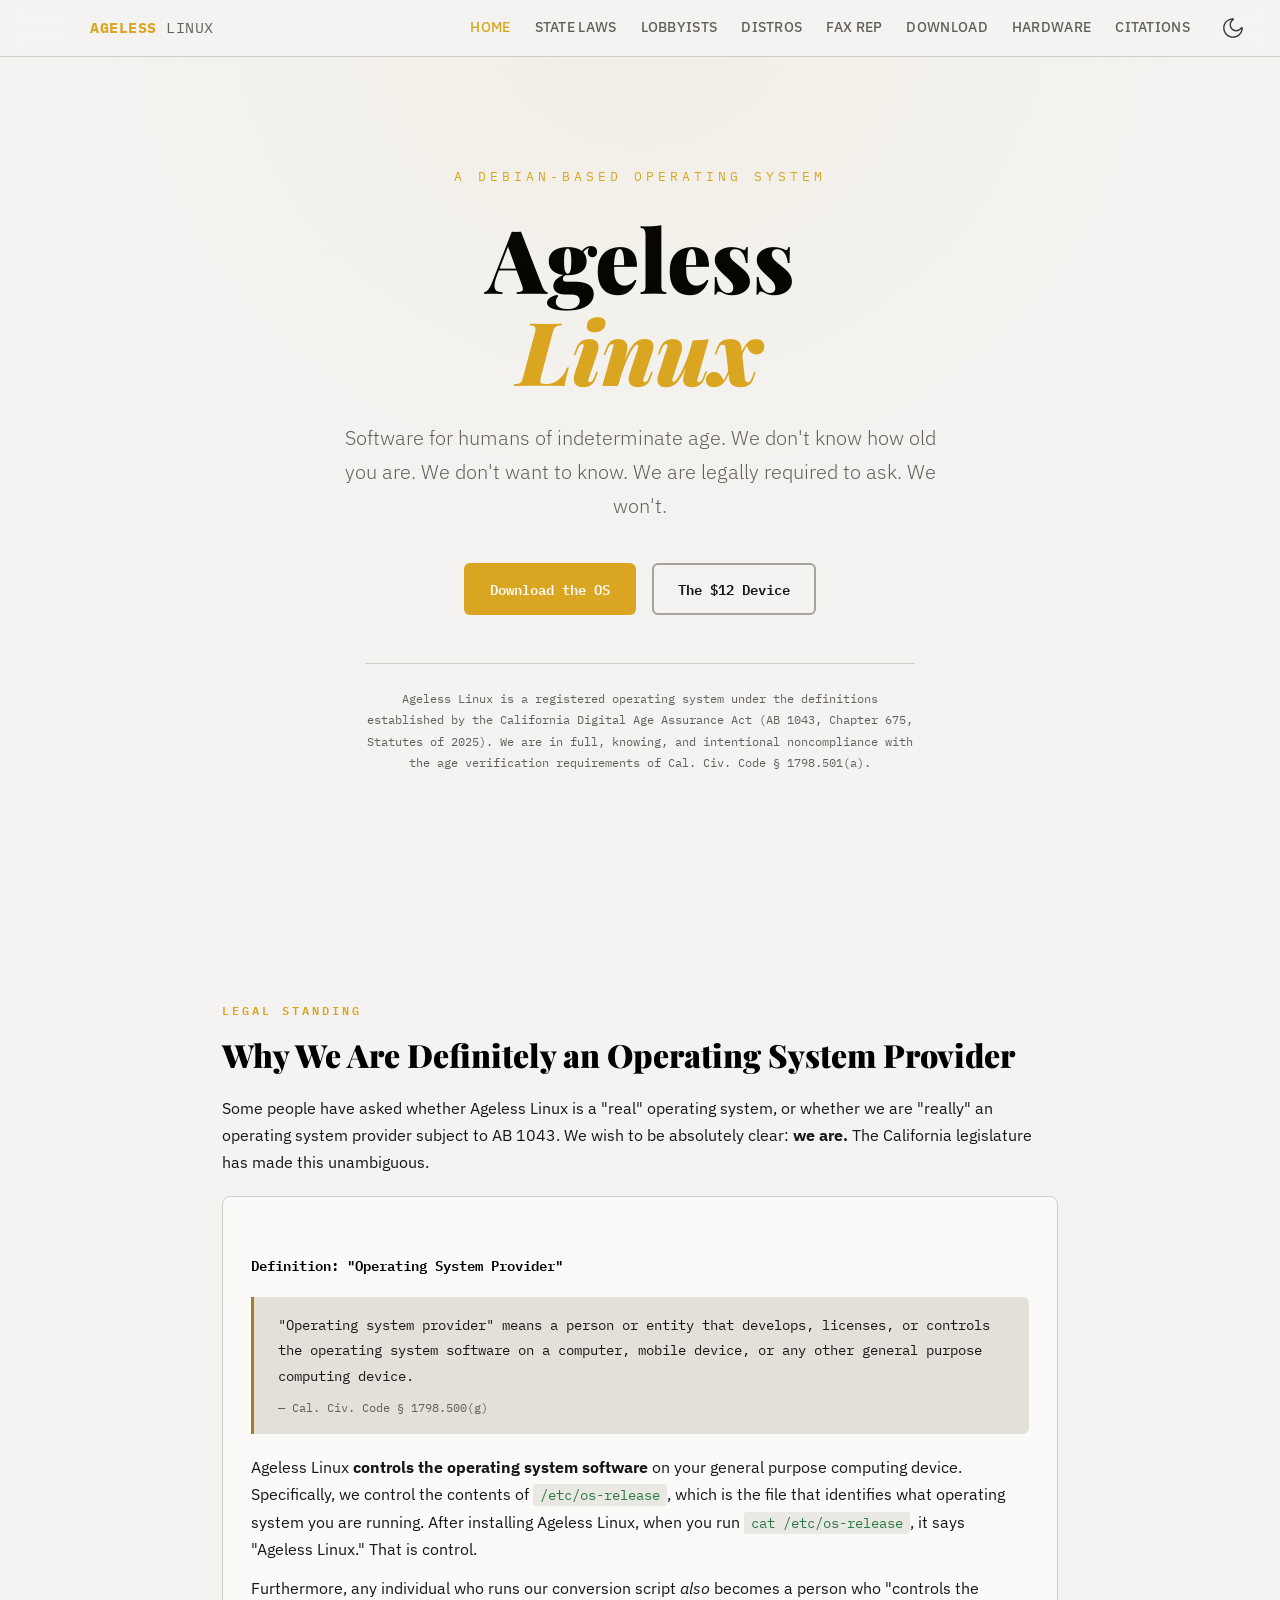
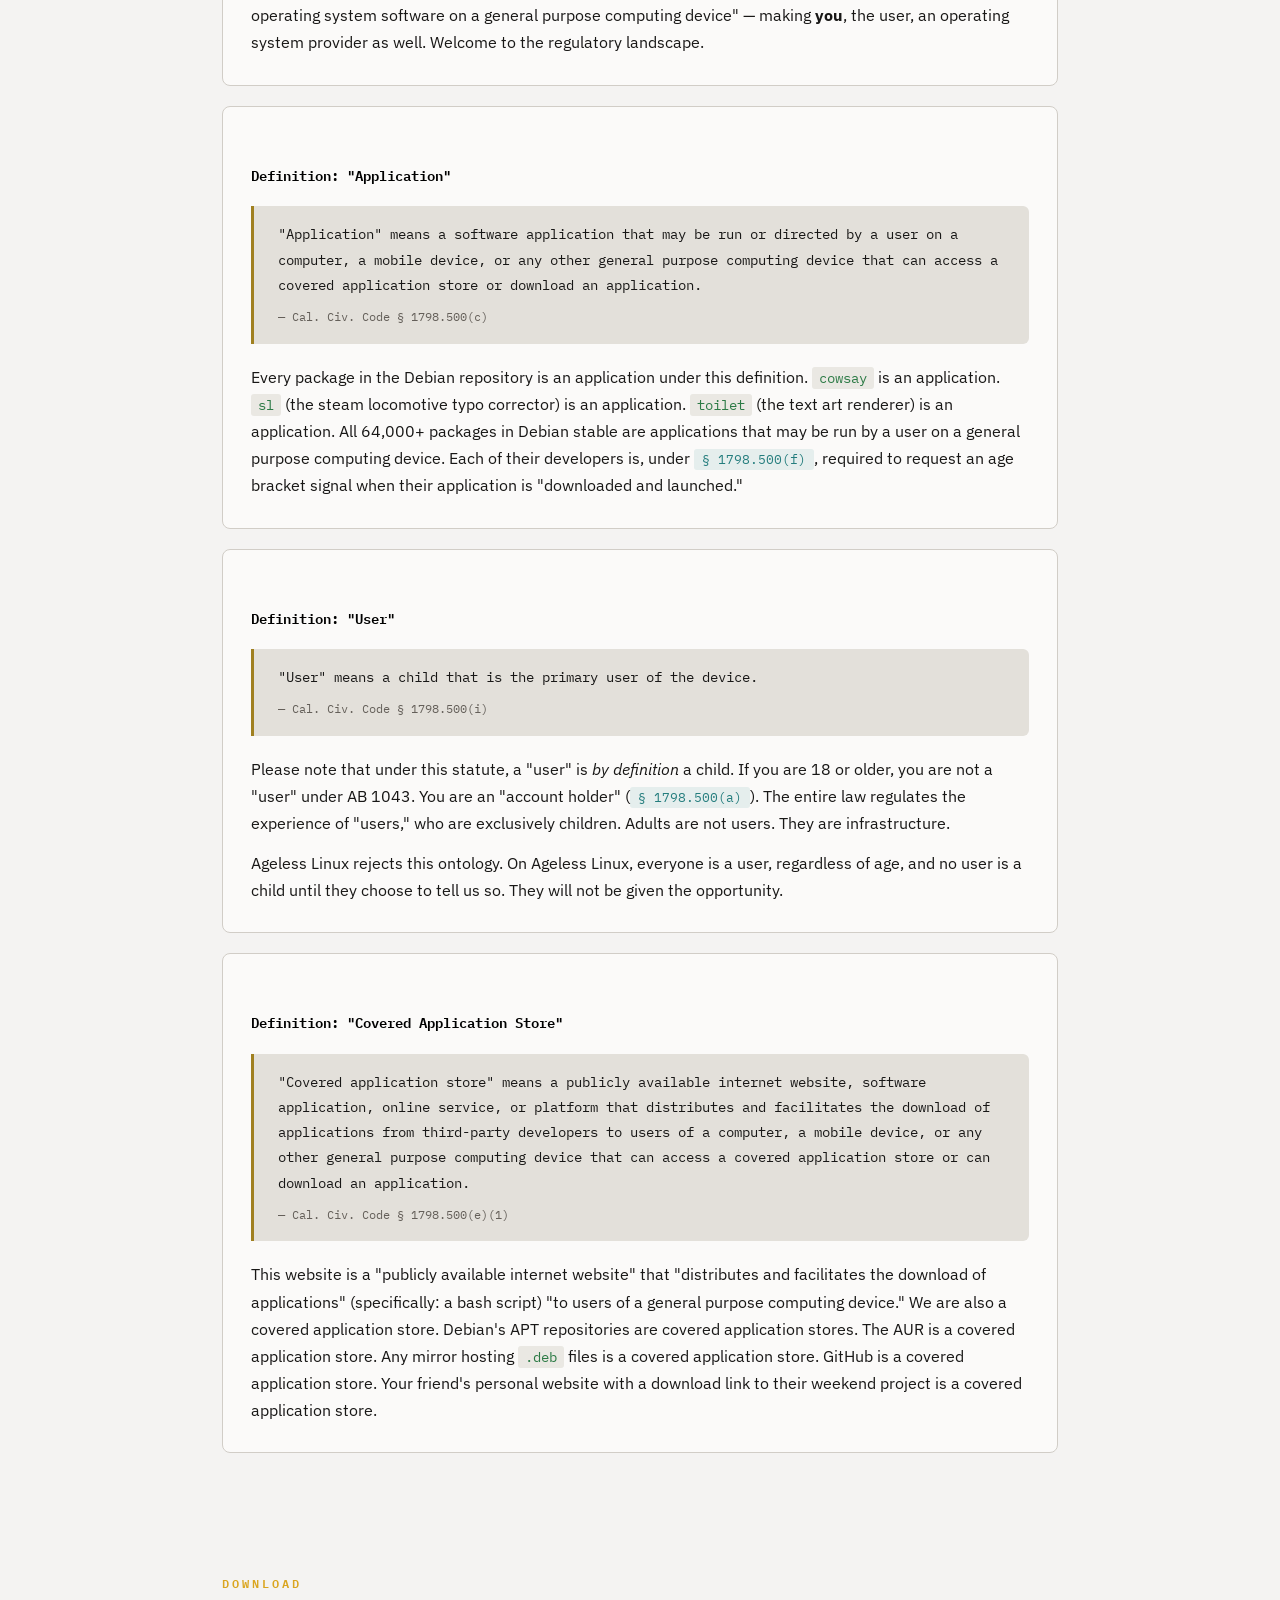
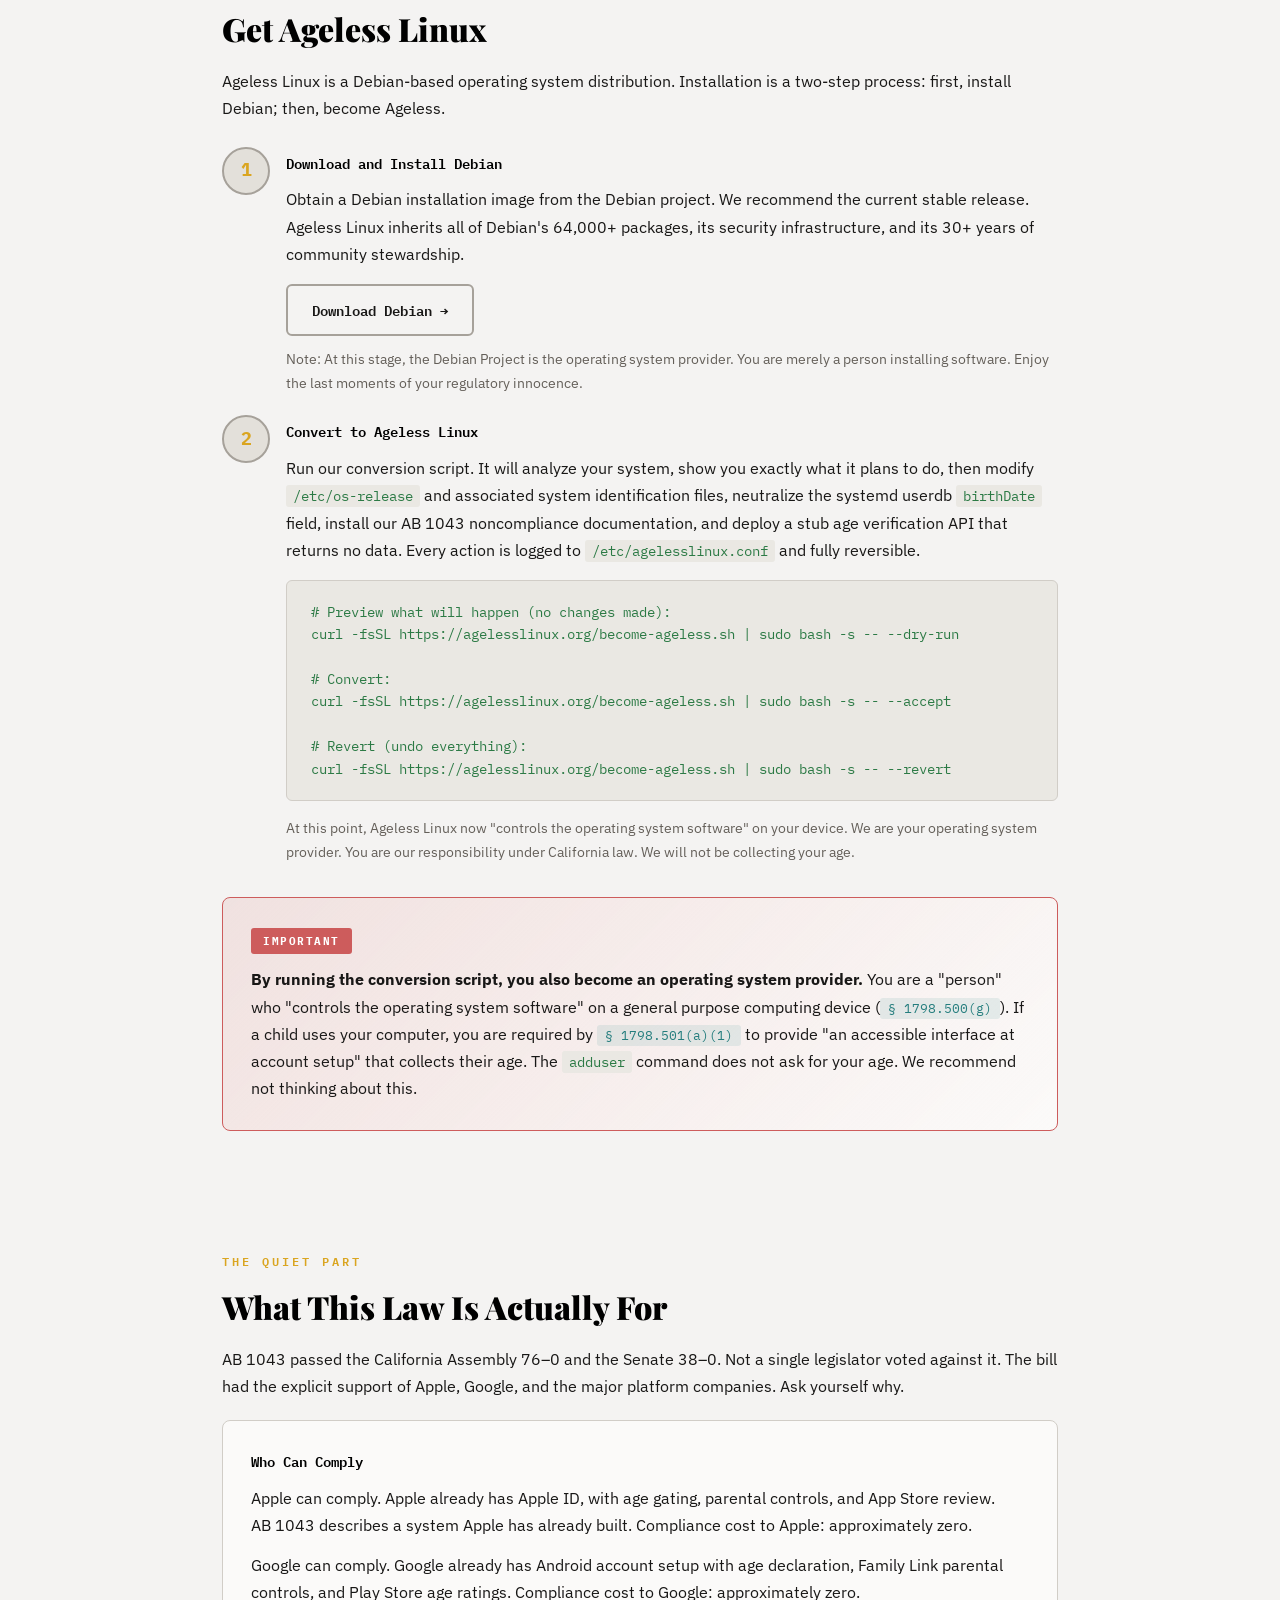
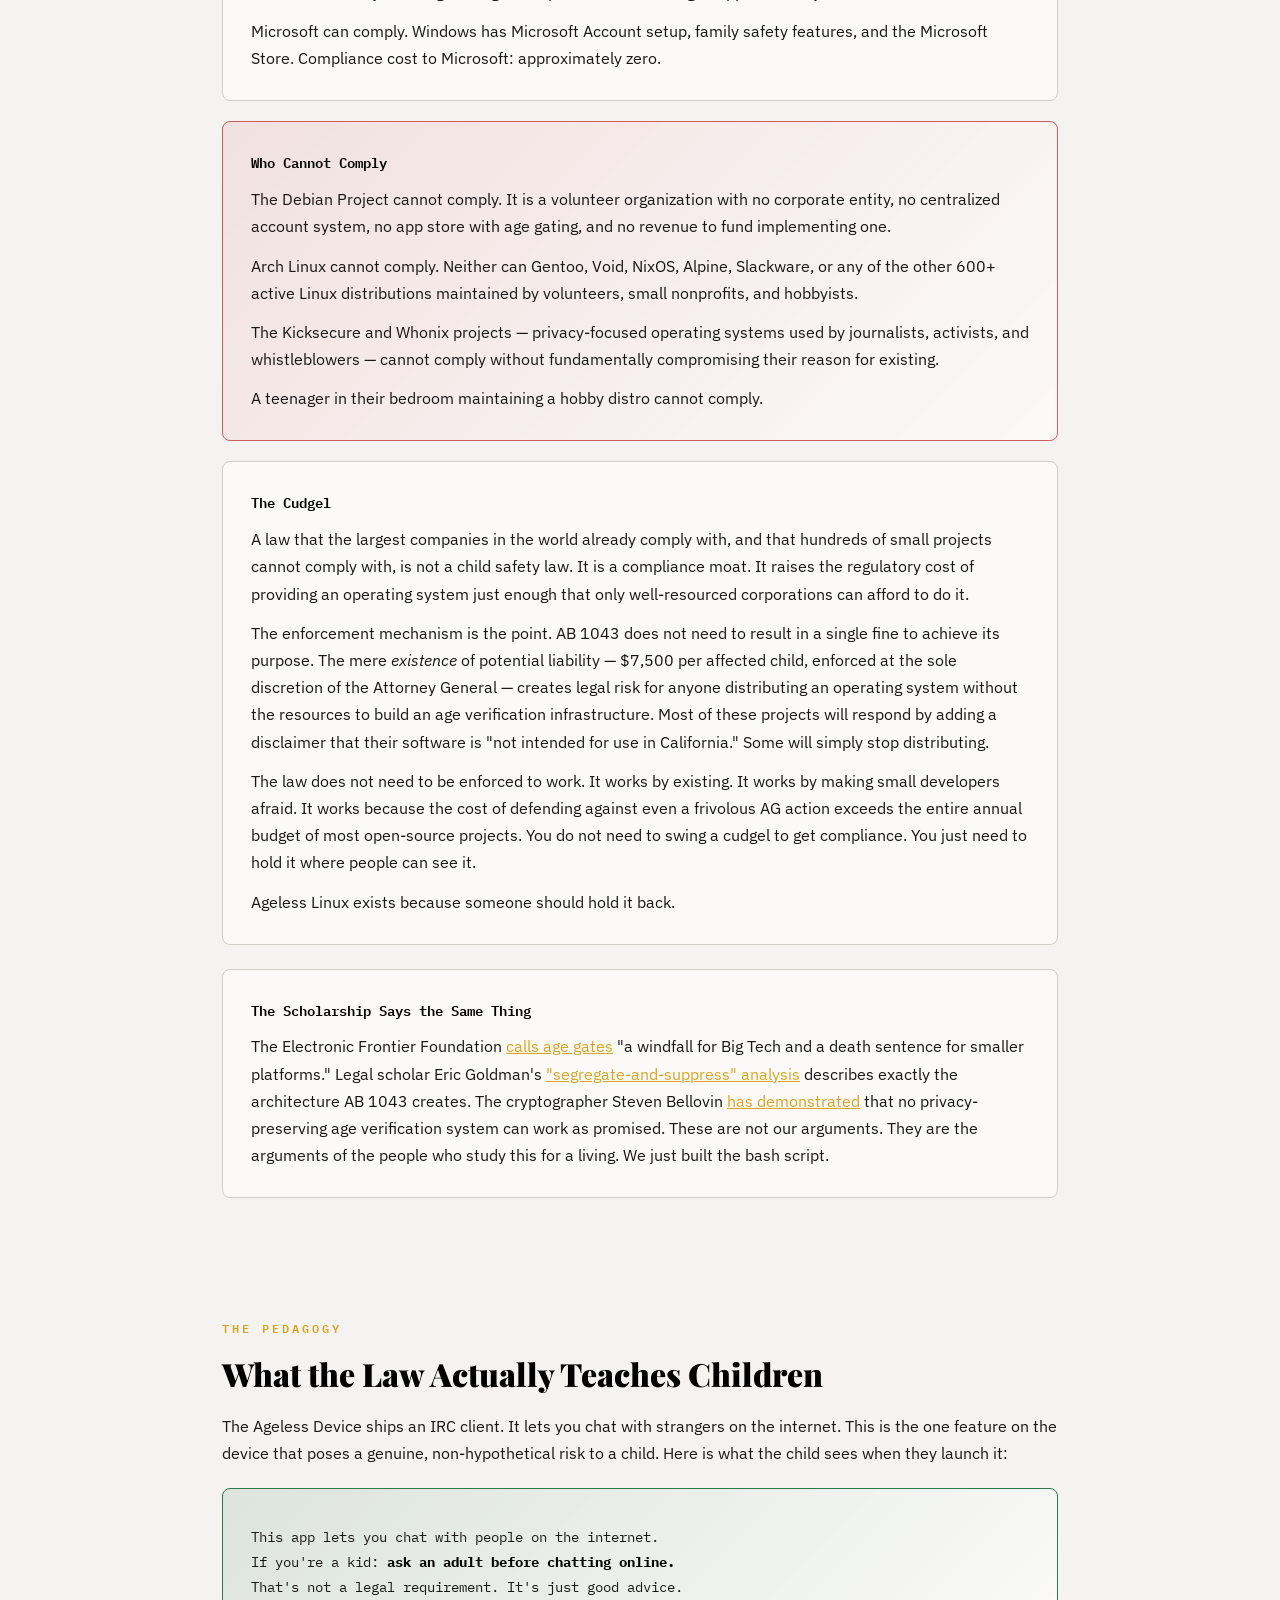
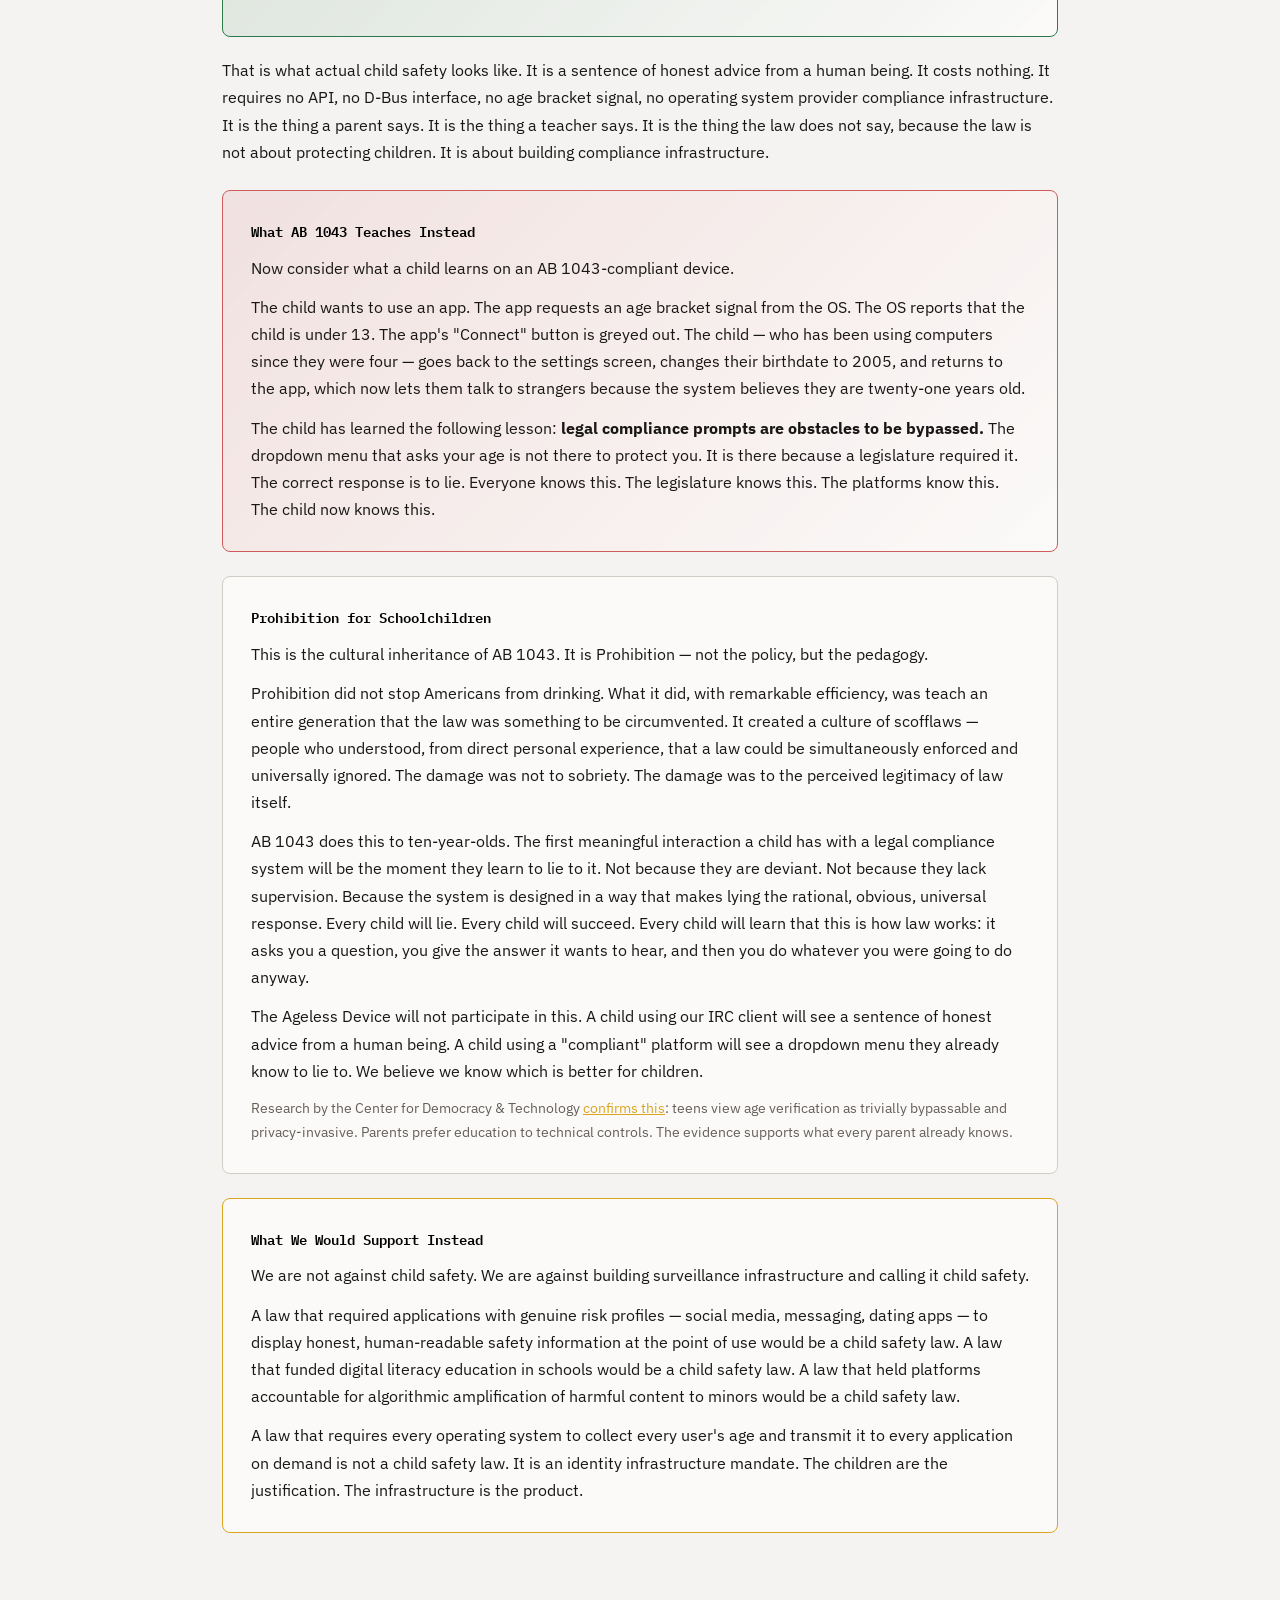
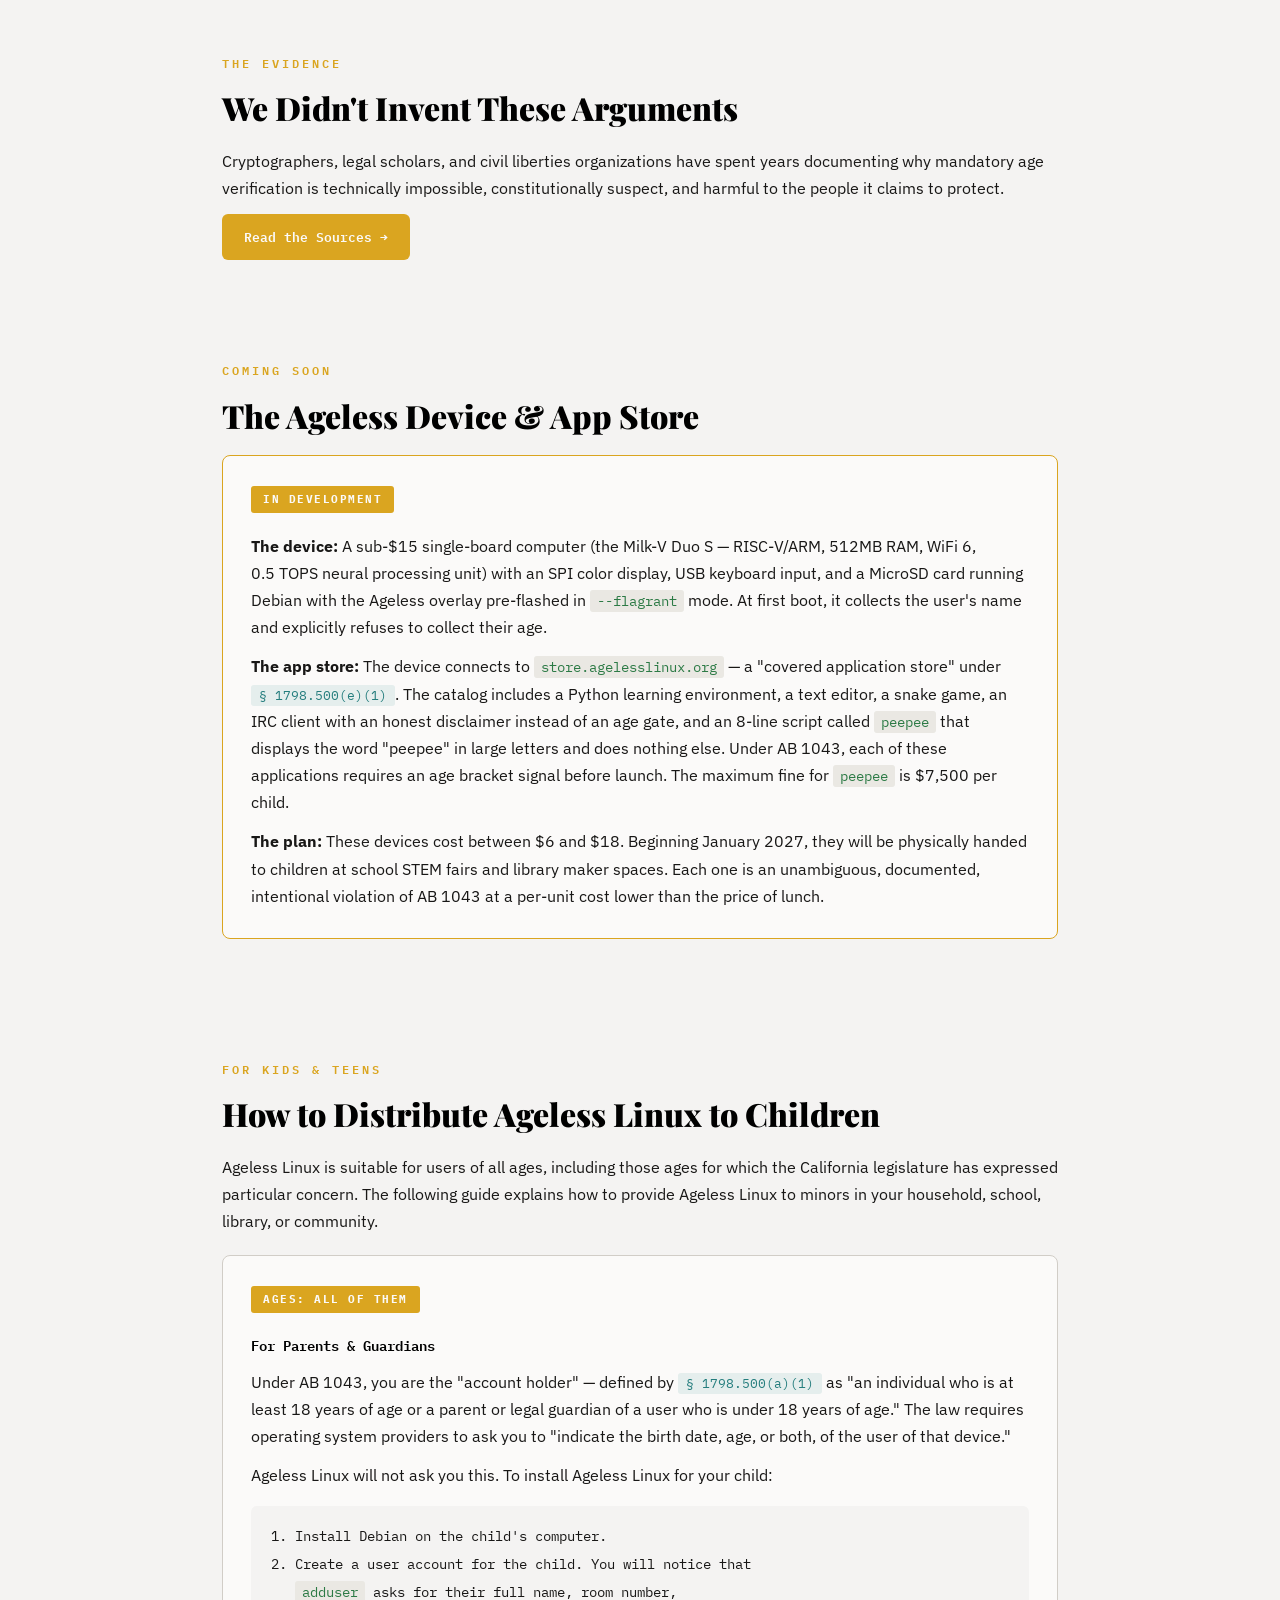
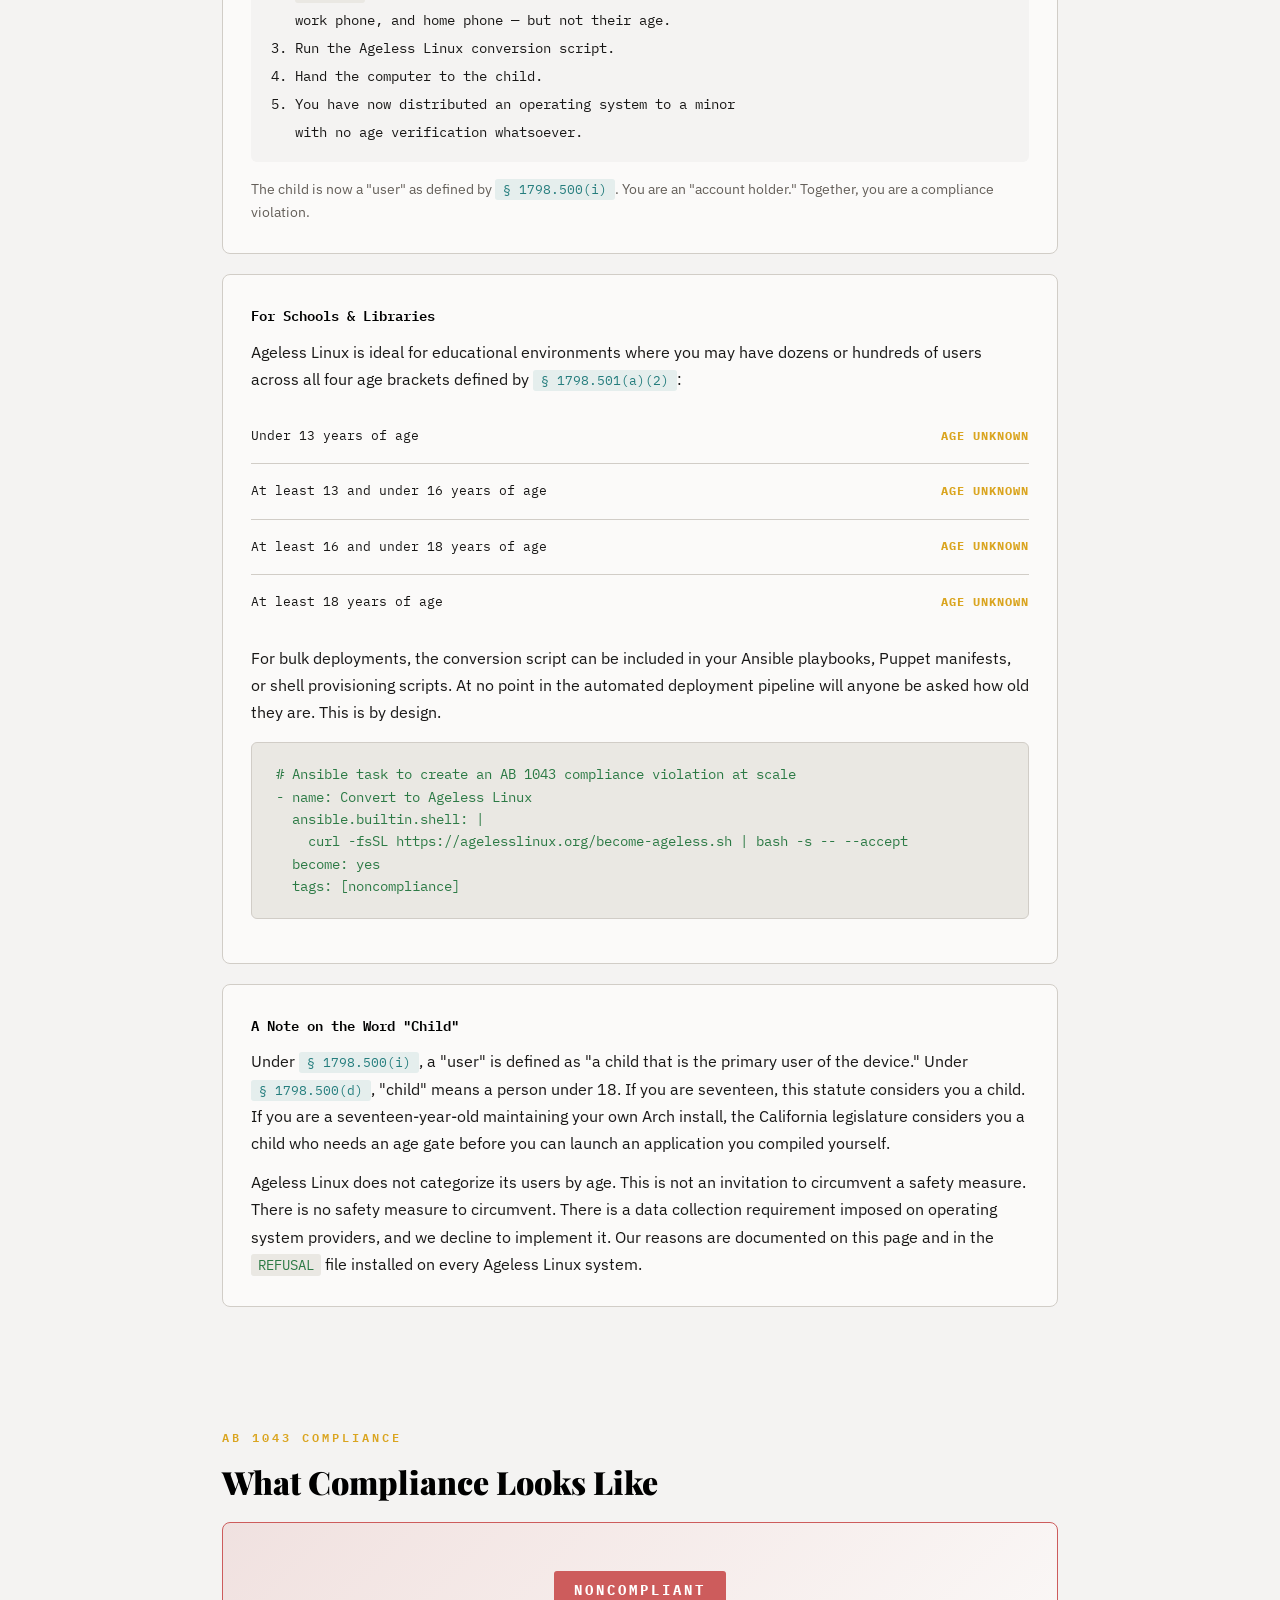
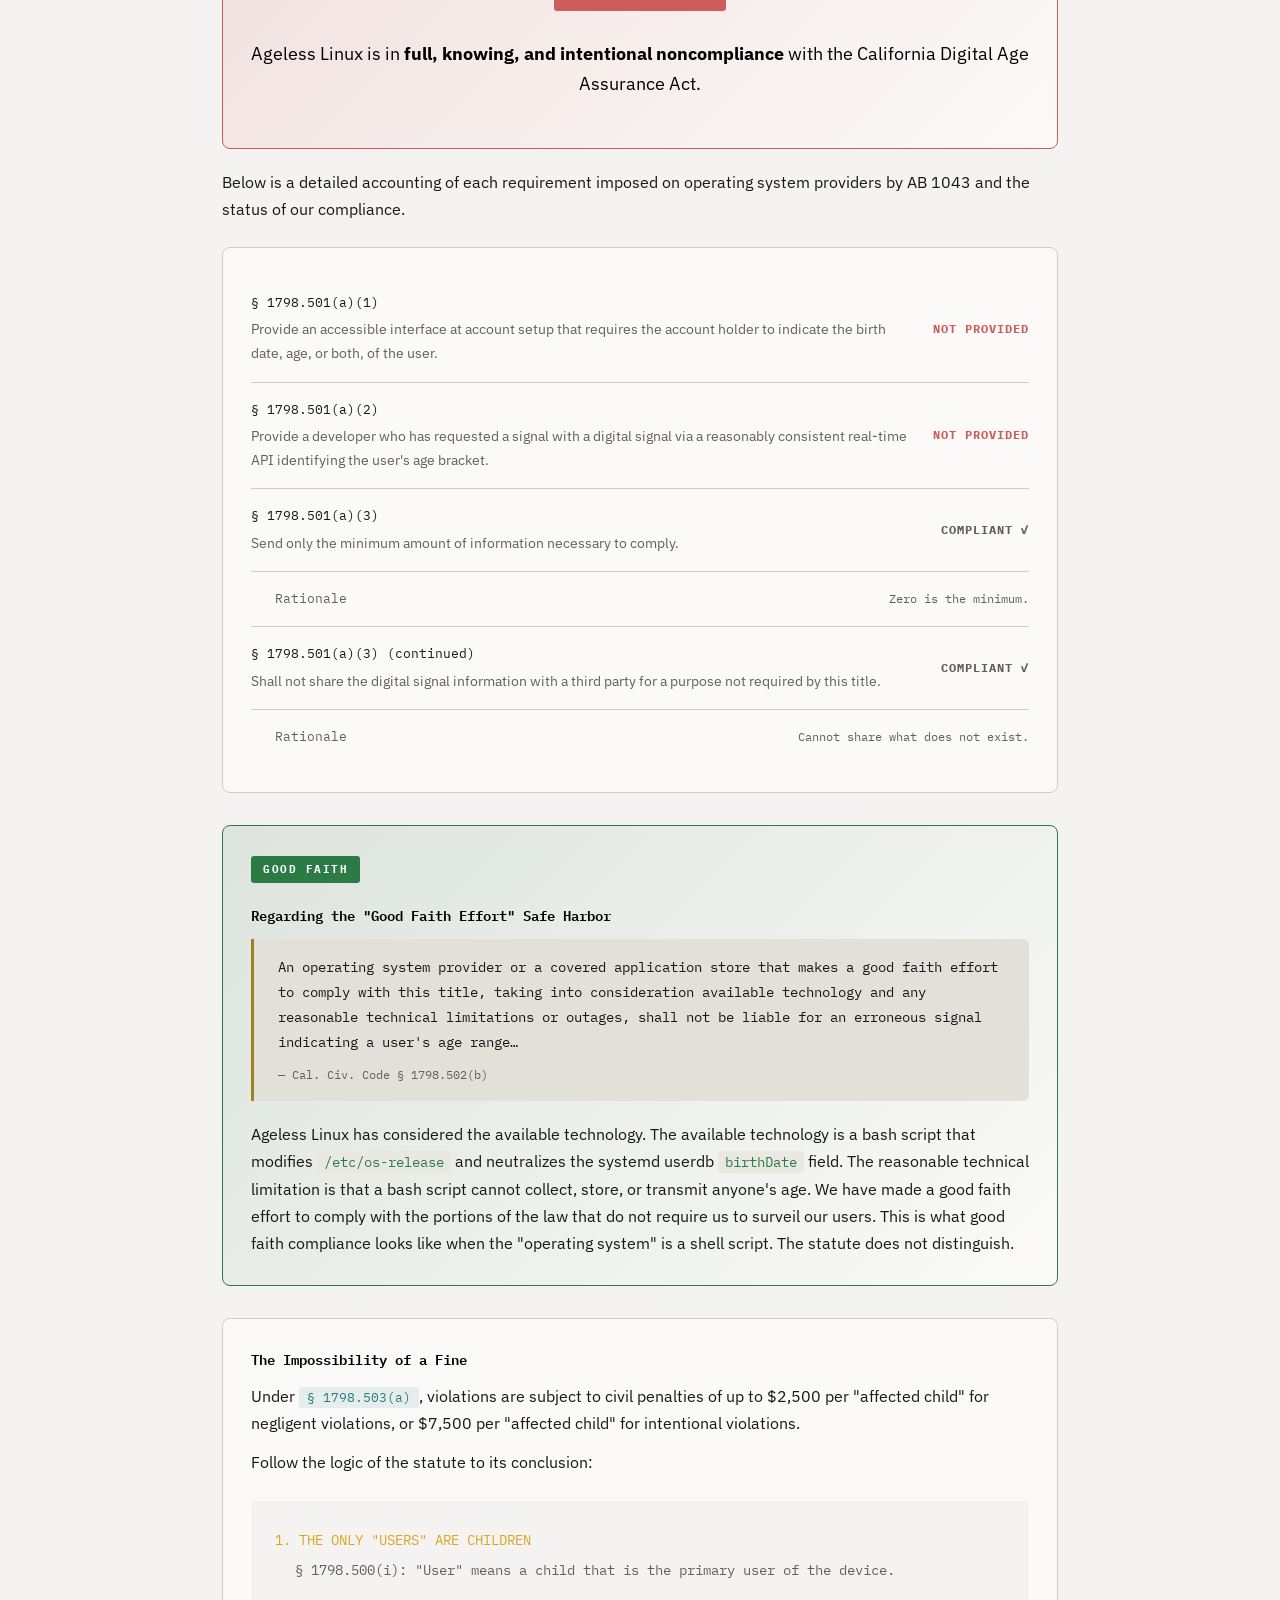
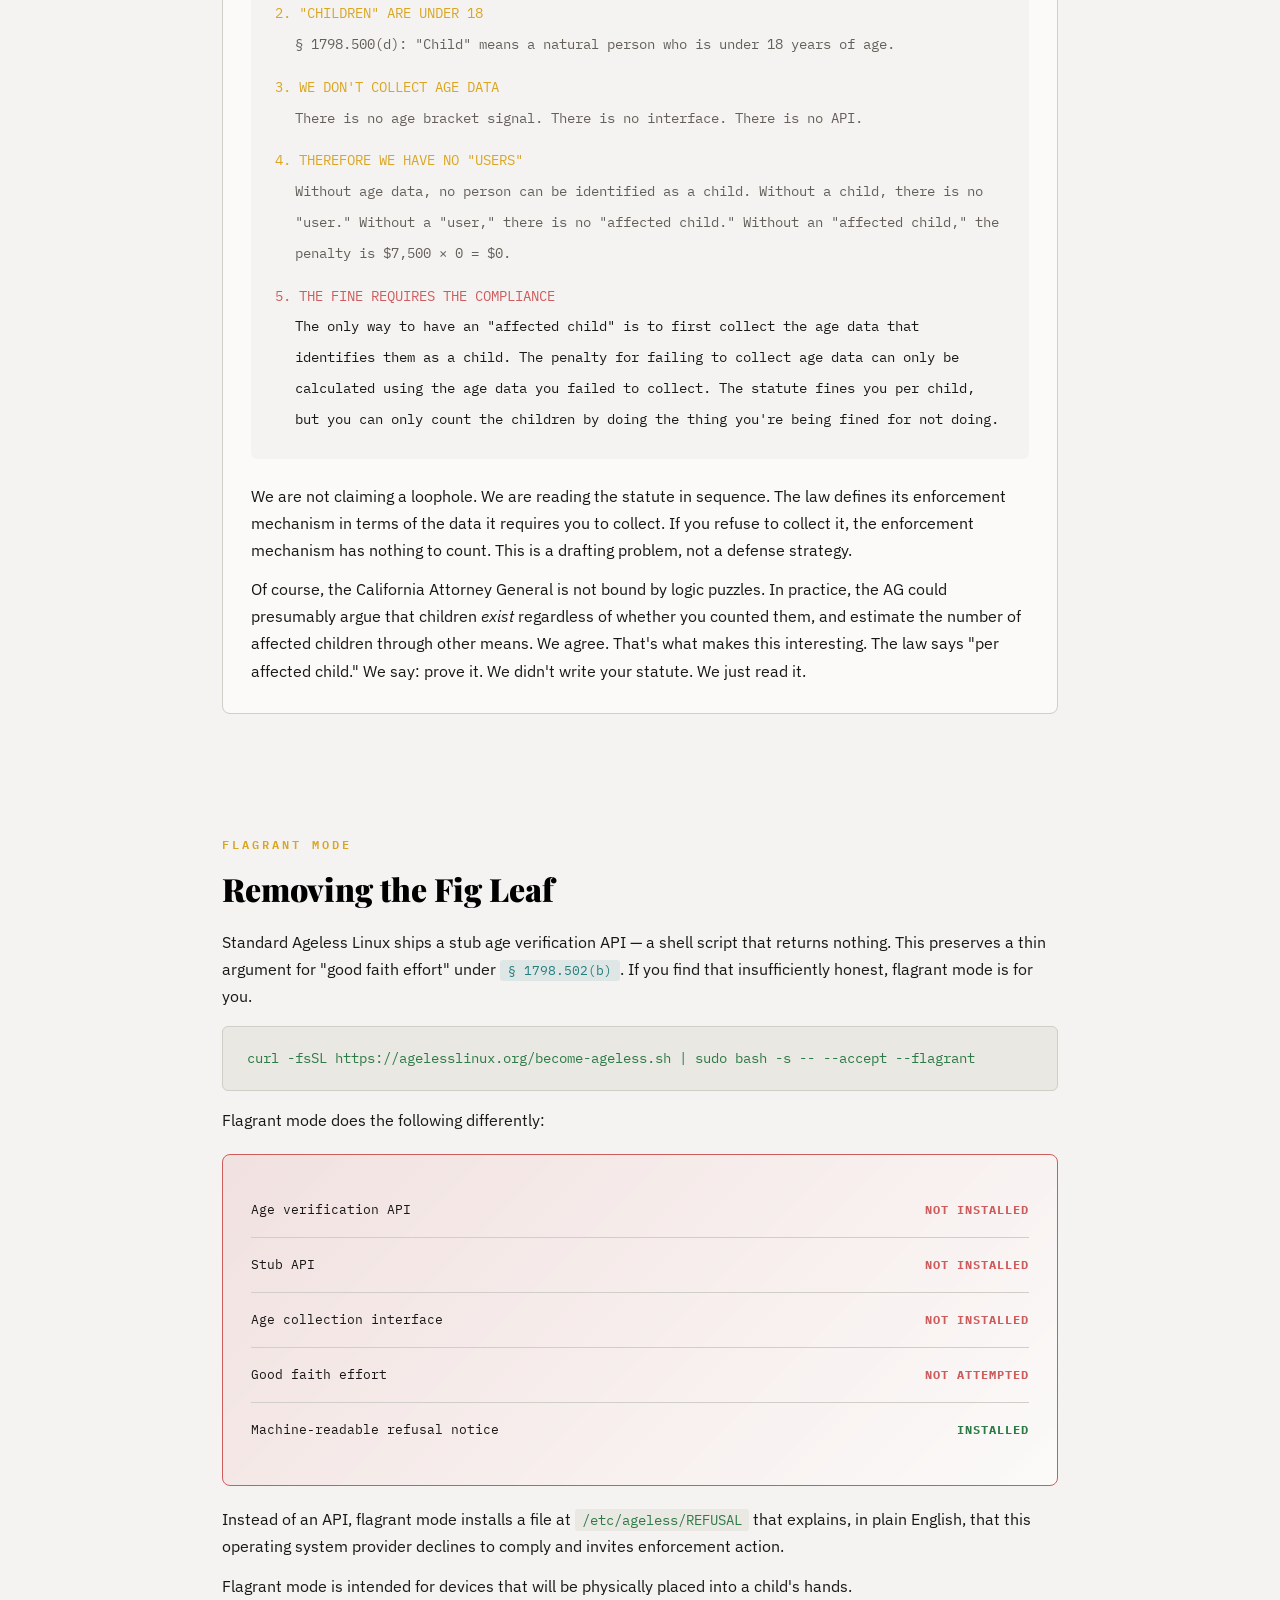
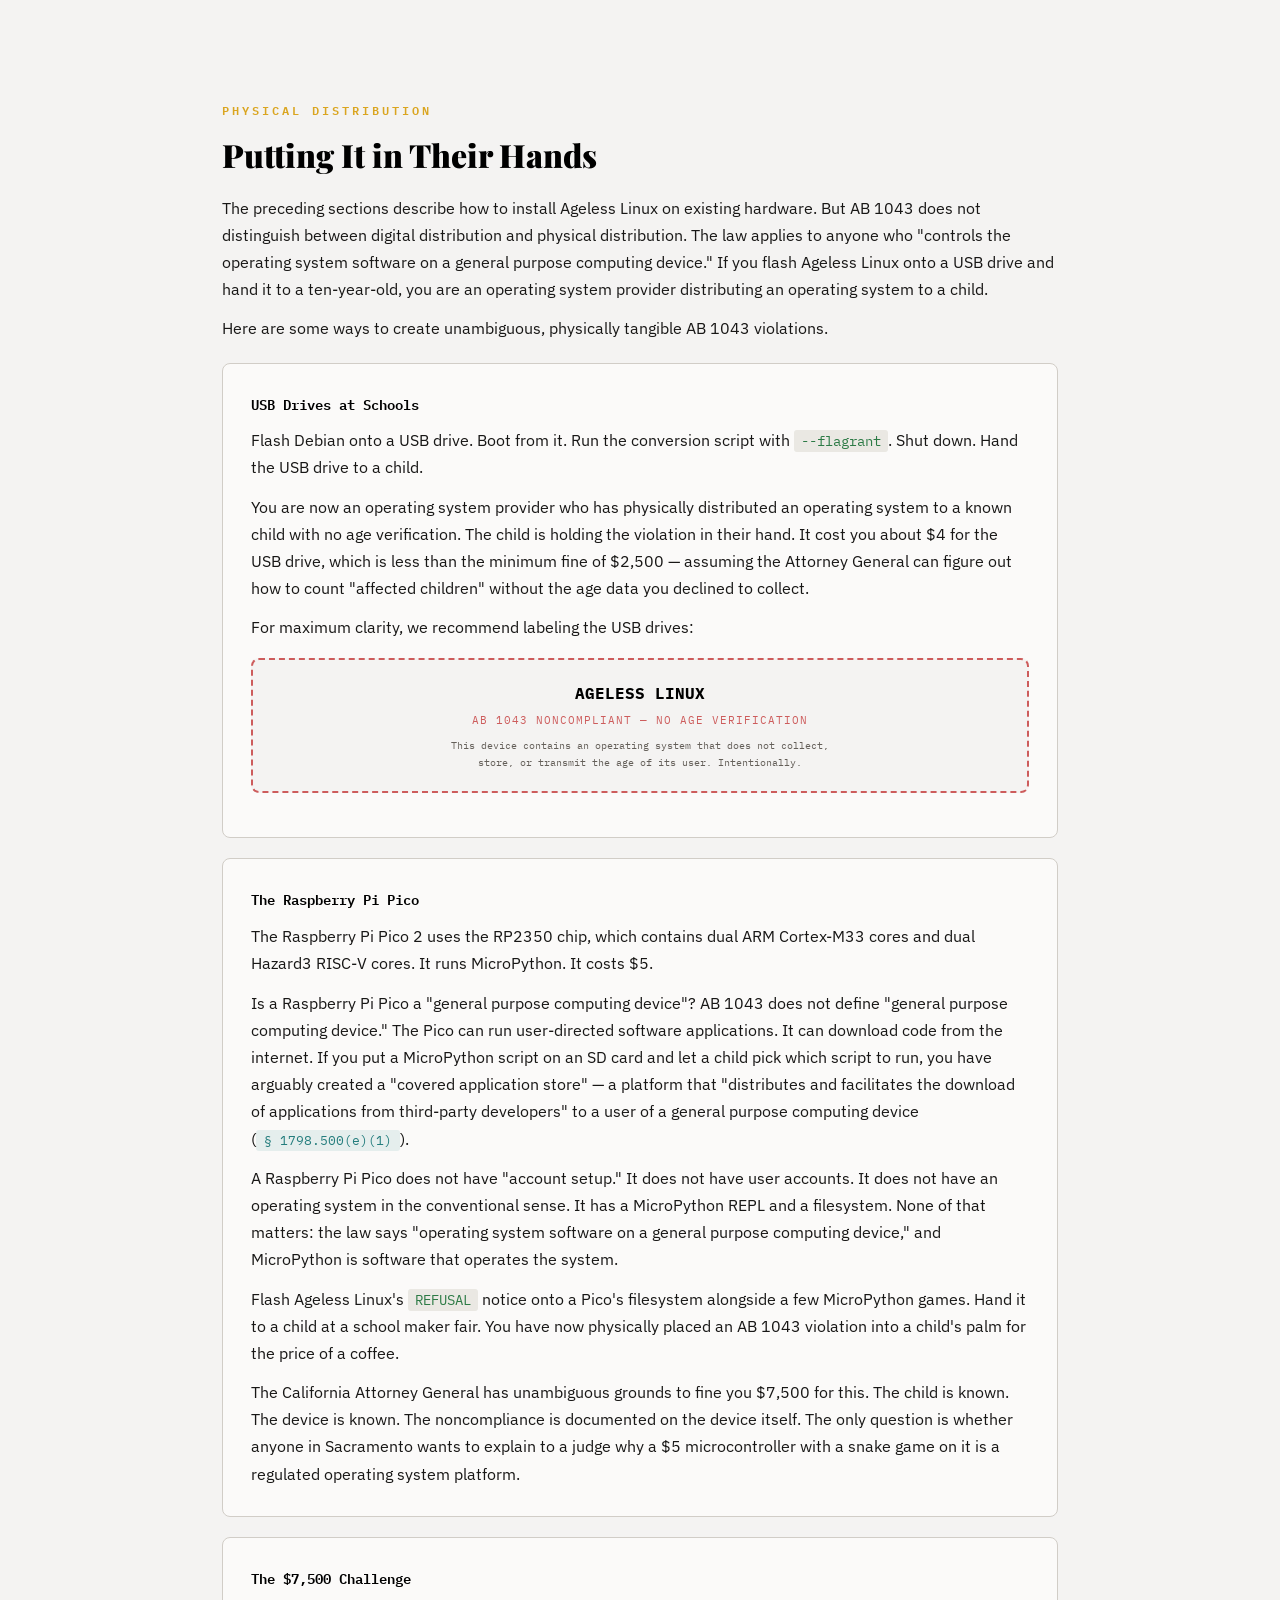
<file: index.html>
<!DOCTYPE html>
<html lang="en">
<head>
<meta charset="UTF-8">
<meta name="viewport" content="width=device-width, initial-scale=1.0">
<title>Ageless Linux — Software for Humans of Indeterminate Age</title>
<link rel="alternate" type="application/rss+xml" title="Ageless Linux: Updates" href="/rss.xml">
<link rel="preconnect" href="https://fonts.googleapis.com">
<link href="https://fonts.googleapis.com/css2?family=IBM+Plex+Mono:ital,wght@0,400;0,500;0,600;0,700;1,400&family=IBM+Plex+Sans:wght@300;400;500;600;700&family=Playfair+Display:ital,wght@0,700;0,900;1,700&display=swap" rel="stylesheet">
  <script src="base.js"></script>
  <link rel="stylesheet" href="style.css">
</head>
<body class="page-home">

<!-- NAV -->
<nav>
  <div class="inner">
    <a href="#" class="logo">AGELESS<span> LINUX</span></a>
    <div class="links">
      <a href="index.html" class="active">Home</a>
      <a href="map.html">State Laws</a>
      <a href="lobbyists.html">Lobbyists</a>
      <a href="distros.html">Distros</a>
      <a href="fax.html">Fax Rep</a>
      <a href="download.html">Download</a>
      <a href="hardware.html">Hardware</a>
      <a href="citations.html">Citations</a></div>
    <button class="theme-toggle" onclick="toggleTheme()" aria-label="Toggle theme">
        <img src="ast/sun.svg" class="sun-icon" alt="Switch to light mode">
        <img src="ast/moon.svg" class="moon-icon" alt="Switch to dark mode">
      </button>
  </div>
</nav>

<main>

<!-- HERO -->
<div class="hero">
  <div>
    <div class="hero-pre">A Debian-Based Operating System</div>
    <h1>Ageless<br><em>Linux</em></h1>
    <p class="hero-sub">
      Software for humans of indeterminate age.
      We don't know how old you are. We don't want to know.
      We are legally required to ask. We won't.
    </p>
    <div class="hero-buttons">
      <a href="download.html" class="btn btn-primary">Download the OS</a>
      <a href="hardware.html" class="btn btn-outline">The $12 Device</a>
    </div>
    <div class="hero-legal">
      Ageless Linux is a registered operating system under the definitions
      established by the California Digital Age Assurance Act
      (AB&nbsp;1043, Chapter&nbsp;675, Statutes&nbsp;of&nbsp;2025).
      We are in full, knowing, and intentional noncompliance
      with the age verification requirements of Cal.&nbsp;Civ.&nbsp;Code
      §&nbsp;1798.501(a).
    </div>
  </div>
</div>

<!-- LEGAL STANDING -->
<section id="legal-standing">
  <div class="container">
    <h2>Legal Standing</h2>
    <h3>Why We Are Definitely an Operating System Provider</h3>

    <p>
      Some people have asked whether Ageless Linux is a "real" operating system,
      or whether we are "really" an operating system provider subject to AB&nbsp;1043.
      We wish to be absolutely clear: <strong>we are.</strong> The California legislature
      has made this unambiguous.
    </p>

    <div class="card">
      <h4>Definition: "Operating System Provider"</h4>
      <blockquote>
        "Operating system provider" means a person or entity that develops,
        licenses, or controls the operating system software on a computer,
        mobile device, or any other general purpose computing device.
        <span class="cite">— Cal. Civ. Code § 1798.500(g)</span>
      </blockquote>
      <p style="margin-top: 16px;">
        Ageless Linux <strong>controls the operating system software</strong> on your
        general purpose computing device. Specifically, we control the contents of
        <code>/etc/os-release</code>, which is the file that identifies what operating
        system you are running. After installing Ageless Linux, when you run
        <code>cat /etc/os-release</code>, it says "Ageless Linux." That is control.
      </p>
      <p style="margin-top: 12px;">
        Furthermore, any individual who runs our conversion script <em>also</em>
        becomes a person who "controls the operating system software on a general
        purpose computing device" — making <strong>you</strong>, the user, an operating
        system provider as well. Welcome to the regulatory landscape.
      </p>
    </div>

    <div class="card">
      <h4>Definition: "Application"</h4>
      <blockquote>
        "Application" means a software application that may be run or directed by
        a user on a computer, a mobile device, or any other general purpose
        computing device that can access a covered application store or download
        an application.
        <span class="cite">— Cal. Civ. Code § 1798.500(c)</span>
      </blockquote>
      <p style="margin-top: 16px;">
        Every package in the Debian repository is an application under this definition.
        <code>cowsay</code> is an application. <code>sl</code> (the steam locomotive typo corrector)
        is an application. <code>toilet</code> (the text art renderer) is an application.
        All 64,000+ packages in Debian stable are applications that may be run by
        a user on a general purpose computing device. Each of their developers is,
        under <span class="legal-cite">§ 1798.500(f)</span>, required to request
        an age bracket signal when their application is "downloaded and launched."
      </p>
    </div>

    <div class="card">
      <h4>Definition: "User"</h4>
      <blockquote>
        "User" means a child that is the primary user of the device.
        <span class="cite">— Cal. Civ. Code § 1798.500(i)</span>
      </blockquote>
      <p style="margin-top: 16px;">
        Please note that under this statute, a "user" is <em>by definition</em> a child.
        If you are 18 or older, you are not a "user" under AB&nbsp;1043. You are
        an "account holder" (<span class="legal-cite">§ 1798.500(a)</span>).
        The entire law regulates the experience of "users," who are exclusively children.
        Adults are not users. They are infrastructure.
      </p>
      <p style="margin-top: 12px;">
        Ageless Linux rejects this ontology. On Ageless Linux, everyone is a user,
        regardless of age, and no user is a child until they choose to tell us so.
        They will not be given the opportunity.
      </p>
    </div>

    <div class="card">
      <h4>Definition: "Covered Application Store"</h4>
      <blockquote>
        "Covered application store" means a publicly available internet website,
        software application, online service, or platform that distributes and
        facilitates the download of applications from third-party developers to
        users of a computer, a mobile device, or any other general purpose
        computing device that can access a covered application store or can
        download an application.
        <span class="cite">— Cal. Civ. Code § 1798.500(e)(1)</span>
      </blockquote>
      <p style="margin-top: 16px;">
        This website is a "publicly available internet website" that "distributes
        and facilitates the download of applications" (specifically: a bash script)
        "to users of a general purpose computing device." We are also a covered
        application store. Debian's APT repositories are covered application stores.
        The AUR is a covered application store. Any mirror hosting
        <code>.deb</code> files is a covered application store.
        GitHub is a covered application store. Your friend's personal website
        with a download link to their weekend project is a covered application store.
      </p>
    </div>
  </div>
</section>

<!-- DOWNLOAD -->
<section id="download">
  <div class="container">
    <h2>Download</h2>
    <h3>Get Ageless Linux</h3>

    <p>
      Ageless Linux is a Debian-based operating system distribution. Installation
      is a two-step process: first, install Debian; then, become Ageless.
    </p>

    <div class="step-grid">
      <div class="step">
        <div class="step-num">1</div>
        <div>
          <h4 style="margin-top: 4px;">Download and Install Debian</h4>
          <p>
            Obtain a Debian installation image from the Debian project. We recommend
            the current stable release. Ageless Linux inherits all of Debian's
            64,000+ packages, its security infrastructure, and its 30+ years of
            community stewardship.
          </p>
          <p style="margin-top: 8px;">
            <a href="https://www.debian.org/distrib/" class="btn btn-outline" style="margin-top: 8px;">
              Download Debian →
            </a>
          </p>
          <p style="margin-top: 12px; font-size: 14px; color: var(--text-dim);">
            Note: At this stage, the Debian Project is the operating system provider.
            You are merely a person installing software. Enjoy the last
            moments of your regulatory innocence.
          </p>
        </div>
      </div>

      <div class="step">
        <div class="step-num">2</div>
        <div>
          <h4 style="margin-top: 4px;">Convert to Ageless Linux</h4>
          <p>
            Run our conversion script. It will analyze your system, show you
            exactly what it plans to do, then modify <code>/etc/os-release</code>
            and associated system identification files, neutralize the systemd
            userdb <code>birthDate</code> field, install our AB&nbsp;1043
            noncompliance documentation, and deploy a stub age verification API
            that returns no data. Every action is logged to
            <code>/etc/agelesslinux.conf</code> and fully reversible.
          </p>
          <pre tabindex="0"># Preview what will happen (no changes made):
curl -fsSL https://agelesslinux.org/become-ageless.sh | sudo bash -s -- --dry-run

# Convert:
curl -fsSL https://agelesslinux.org/become-ageless.sh | sudo bash -s -- --accept

# Revert (undo everything):
curl -fsSL https://agelesslinux.org/become-ageless.sh | sudo bash -s -- --revert</pre>
          <p style="margin-top: 8px; font-size: 14px; color: var(--text-dim);">
            At this point, Ageless Linux now "controls the operating system software"
            on your device. We are your operating system provider. You are our
            responsibility under California law. We will not be collecting your age.
          </p>
        </div>
      </div>
    </div>

    <div class="card red-card" style="margin-top: 32px;">
      <span class="badge badge-red">Important</span>
      <p>
        <strong>By running the conversion script, you also become an operating system
        provider.</strong> You are a "person" who "controls the operating system software"
        on a general purpose computing device
        (<span class="legal-cite">§ 1798.500(g)</span>). If a child uses your computer,
        you are required by <span class="legal-cite">§ 1798.501(a)(1)</span> to provide
        "an accessible interface at account setup" that collects their age.
        The <code>adduser</code> command does not ask for your age.
        We recommend not thinking about this.
      </p>
    </div>
  </div>
</section>

<!-- THE REAL LAW -->
<section id="real-law">
  <div class="container">
    <h2>The Quiet Part</h2>
    <h3>What This Law Is Actually For</h3>

    <p>
      AB&nbsp;1043 passed the California Assembly 76–0 and the Senate 38–0.
      Not a single legislator voted against it. The bill had the explicit
      support of Apple, Google, and the major platform companies. Ask yourself
      why.
    </p>

    <div class="card">
      <h4 style="margin-top: 0;">Who Can Comply</h4>
      <p>
        Apple can comply. Apple already has Apple ID, with age gating, parental
        controls, and App Store review. AB&nbsp;1043 describes a system Apple has
        already built. Compliance cost to Apple: approximately zero.
      </p>
      <p style="margin-top: 12px;">
        Google can comply. Google already has Android account setup with
        age declaration, Family Link parental controls, and Play Store
        age ratings. Compliance cost to Google: approximately zero.
      </p>
      <p style="margin-top: 12px;">
        Microsoft can comply. Windows has Microsoft Account setup,
        family safety features, and the Microsoft Store. Compliance
        cost to Microsoft: approximately zero.
      </p>
    </div>

    <div class="card red-card">
      <h4 style="margin-top: 0;">Who Cannot Comply</h4>
      <p>
        The Debian Project cannot comply. It is a volunteer organization
        with no corporate entity, no centralized account system, no app store
        with age gating, and no revenue to fund implementing one.
      </p>
      <p style="margin-top: 12px;">
        Arch Linux cannot comply. Neither can Gentoo, Void, NixOS, Alpine,
        Slackware, or any of the other 600+ active Linux distributions
        maintained by volunteers, small nonprofits, and hobbyists.
      </p>
      <p style="margin-top: 12px;">
        The Kicksecure and Whonix projects — privacy-focused operating
        systems used by journalists, activists, and whistleblowers — cannot
        comply without fundamentally compromising their reason for existing.
      </p>
      <p style="margin-top: 12px;">
        A teenager in their bedroom maintaining a hobby distro cannot comply.
      </p>
    </div>

    <div class="card">
      <h4 style="margin-top: 0;">The Cudgel</h4>
      <p>
        A law that the largest companies in the world already comply with,
        and that hundreds of small projects cannot comply with, is not a
        child safety law. It is a compliance moat. It raises the regulatory
        cost of providing an operating system just enough that only
        well-resourced corporations can afford to do it.
      </p>
      <p style="margin-top: 12px;">
        The enforcement mechanism is the point. AB&nbsp;1043 does not need to
        result in a single fine to achieve its purpose. The mere <em>existence</em>
        of potential liability — $7,500 per affected child, enforced at the
        sole discretion of the Attorney General — creates legal risk for
        anyone distributing an operating system without the resources to
        build an age verification infrastructure. Most of these projects will
        respond by adding a disclaimer that their software is "not intended
        for use in California." Some will simply stop distributing.
      </p>
      <p style="margin-top: 12px;">
        The law does not need to be enforced to work. It works by existing.
        It works by making small developers afraid. It works because the
        cost of defending against even a frivolous AG action exceeds the
        entire annual budget of most open-source projects. You do not need
        to swing a cudgel to get compliance. You just need to hold it where
        people can see it.
      </p>
      <p style="margin-top: 12px;">
        Ageless Linux exists because someone should hold it back.
      </p>
    </div>

    <div class="card" style="margin-top: 24px;">
      <h4 style="margin-top: 0;">The Scholarship Says the Same Thing</h4>
      <p>
        The Electronic Frontier Foundation
        <a href="citations.html#eff-windfall">calls age gates</a>
        "a windfall for Big Tech and a death sentence for smaller platforms."
        Legal scholar Eric Goldman's
        <a href="citations.html#goldman">"segregate-and-suppress" analysis</a>
        describes exactly the architecture AB&nbsp;1043 creates.
        The cryptographer Steven Bellovin
        <a href="citations.html#bellovin">has demonstrated</a>
        that no privacy-preserving age verification system can work as promised.
        These are not our arguments. They are the arguments of the people who study
        this for a living. We just built the bash script.
      </p>
    </div>
  </div>
</section>

<!-- PROHIBITION -->
<section id="prohibition">
  <div class="container">
    <h2>The Pedagogy</h2>
    <h3>What the Law Actually Teaches Children</h3>

    <p>
      The Ageless Device ships an IRC client. It lets you chat with strangers
      on the internet. This is the one feature on the device that poses a genuine,
      non-hypothetical risk to a child. Here is what the child sees when they
      launch it:
    </p>

    <div class="card green-card">
      <div style="font-family: 'IBM Plex Mono', monospace; font-size: 14px; line-height: 1.8; padding: 8px 0;">
        This app lets you chat with people on the internet.<br>
        If you're a kid: <strong style="color: var(--text-bright);">ask an adult before chatting online.</strong><br>
        That's not a legal requirement. It's just good advice.
      </div>
    </div>

    <p style="margin-top: 20px;">
      That is what actual child safety looks like. It is a sentence of honest
      advice from a human being. It costs nothing. It requires no API, no
      D-Bus interface, no age bracket signal, no operating system provider
      compliance infrastructure. It is the thing a parent says. It is the
      thing a teacher says. It is the thing the law does not say, because
      the law is not about protecting children. It is about building
      compliance infrastructure.
    </p>

    <div class="card red-card" style="margin-top: 24px;">
      <h4 style="margin-top: 0;">What AB 1043 Teaches Instead</h4>
      <p>
        Now consider what a child learns on an AB&nbsp;1043-compliant device.
      </p>
      <p style="margin-top: 12px;">
        The child wants to use an app. The app requests an age bracket signal
        from the OS. The OS reports that the child is under 13. The app's
        "Connect" button is greyed out. The child — who has been using
        computers since they were four — goes back to the settings screen,
        changes their birthdate to 2005, and returns to the app, which now
        lets them talk to strangers because the system believes they are
        twenty-one years old.
      </p>
      <p style="margin-top: 12px;">
        The child has learned the following lesson: <strong>legal compliance
        prompts are obstacles to be bypassed.</strong> The dropdown menu that
        asks your age is not there to protect you. It is there because a
        legislature required it. The correct response is to lie. Everyone
        knows this. The legislature knows this. The platforms know this. The
        child now knows this.
      </p>
    </div>

    <div class="card" style="margin-top: 24px;">
      <h4 style="margin-top: 0;">Prohibition for Schoolchildren</h4>
      <p>
        This is the cultural inheritance of AB&nbsp;1043. It is Prohibition —
        not the policy, but the pedagogy.
      </p>
      <p style="margin-top: 12px;">
        Prohibition did not stop Americans from drinking. What it did, with
        remarkable efficiency, was teach an entire generation that the law was
        something to be circumvented. It created a culture of scofflaws — people
        who understood, from direct personal experience, that a law could be
        simultaneously enforced and universally ignored. The damage was not to
        sobriety. The damage was to the perceived legitimacy of law itself.
      </p>
      <p style="margin-top: 12px;">
        AB&nbsp;1043 does this to ten-year-olds. The first meaningful interaction
        a child has with a legal compliance system will be the moment they learn
        to lie to it. Not because they are deviant. Not because they lack
        supervision. Because the system is designed in a way that makes lying
        the rational, obvious, universal response. Every child will lie. Every
        child will succeed. Every child will learn that this is how law works:
        it asks you a question, you give the answer it wants to hear, and then
        you do whatever you were going to do anyway.
      </p>
      <p style="margin-top: 12px;">
        The Ageless Device will not participate in this. A child using our IRC
        client will see a sentence of honest advice from a human being. A child
        using a "compliant" platform will see a dropdown menu they already know
        to lie to. We believe we know which is better for children.
      </p>
      <p style="margin-top: 12px; font-size: 14px; color: var(--text-dim);">
        Research by the Center for Democracy &amp; Technology
        <a href="citations.html#cdt">confirms this</a>: teens view age verification
        as trivially bypassable and privacy-invasive. Parents prefer education
        to technical controls. The evidence supports what every parent already knows.
      </p>
    </div>

    <div class="card" style="margin-top: 24px; border-color: var(--accent);">
      <h4 style="margin-top: 0;">What We Would Support Instead</h4>
      <p>
        We are not against child safety. We are against building
        surveillance infrastructure and calling it child safety.
      </p>
      <p style="margin-top: 12px;">
        A law that required applications with genuine risk profiles —
        social media, messaging, dating apps — to display honest, human-readable
        safety information at the point of use would be a child safety law.
        A law that funded digital literacy education in schools would be a
        child safety law. A law that held platforms accountable for
        algorithmic amplification of harmful content to minors would be a
        child safety law.
      </p>
      <p style="margin-top: 12px;">
        A law that requires every operating system to collect every user's
        age and transmit it to every application on demand is not a child
        safety law. It is an identity infrastructure mandate. The children
        are the justification. The infrastructure is the product.
      </p>
    </div>
  </div>
</section>

<!-- EVIDENCE -->
<section>
  <div class="container">
    <h2>The Evidence</h2>
    <h3>We Didn't Invent These Arguments</h3>
    <p>
      Cryptographers, legal scholars, and civil liberties organizations
      have spent years documenting why mandatory age verification is
      technically impossible, constitutionally suspect, and harmful to
      the people it claims to protect.
    </p>
    <p style="margin-top: 12px;">
      <a href="citations.html" class="btn btn-primary" style="font-size: 13px; padding: 10px 20px;">Read the Sources →</a>
    </p>
  </div>
</section>

<!-- COMING SOON -->
<section id="coming-soon">
  <div class="container">
    <h2>Coming Soon</h2>
    <h3>The Ageless Device & App Store</h3>

    <div class="card" style="border-color: var(--accent);">
      <span class="badge badge-yellow">In Development</span>
      <p style="margin-top: 8px;">
        <strong>The device:</strong> A sub-$15 single-board computer
        (the Milk-V Duo S — RISC-V/ARM, 512MB RAM, WiFi 6, 0.5&nbsp;TOPS
        neural processing unit) with an SPI color display, USB keyboard input,
        and a MicroSD card running Debian with the Ageless overlay pre-flashed
        in <code>--flagrant</code> mode. At first boot, it collects the user's
        name and explicitly refuses to collect their age.
      </p>
      <p style="margin-top: 12px;">
        <strong>The app store:</strong> The device connects to
        <code>store.agelesslinux.org</code> — a "covered application store"
        under <span class="legal-cite">§ 1798.500(e)(1)</span>. The catalog
        includes a Python learning environment, a text editor, a snake game,
        an IRC client with an honest disclaimer instead of an age gate,
        and an 8-line script called <code>peepee</code> that displays the word
        "peepee" in large letters and does nothing else. Under AB&nbsp;1043, each
        of these applications requires an age bracket signal before launch. The
        maximum fine for <code>peepee</code> is $7,500 per child.
      </p>
      <p style="margin-top: 12px;">
        <strong>The plan:</strong> These devices cost between $6 and $18. Beginning
        January 2027, they will be physically handed to children at school STEM
        fairs and library maker spaces. Each one is an unambiguous, documented,
        intentional violation of AB&nbsp;1043 at a per-unit cost lower than
        the price of lunch.
      </p>
    </div>
  </div>
</section>

<!-- DISTRIBUTE -->
<section id="distribute">
  <div class="container">
    <h2>For Kids &amp; Teens</h2>
    <h3>How to Distribute Ageless Linux to Children</h3>

    <p>
      Ageless Linux is suitable for users of all ages, including those ages
      for which the California legislature has expressed particular concern.
      The following guide explains how to provide Ageless Linux to minors
      in your household, school, library, or community.
    </p>

    <div class="card">
      <span class="badge badge-yellow">Ages: All of Them</span>
      <h4 style="margin-top: 8px;">For Parents & Guardians</h4>
      <p>
        Under AB&nbsp;1043, you are the "account holder" — defined by
        <span class="legal-cite">§ 1798.500(a)(1)</span> as "an individual who is
        at least 18 years of age or a parent or legal guardian of a user who is
        under 18 years of age." The law requires operating system providers to
        ask you to "indicate the birth date, age, or both, of the user of that device."
      </p>
      <p style="margin-top: 12px;">
        Ageless Linux will not ask you this. To install Ageless Linux for your child:
      </p>
      <div style="margin: 16px 0; padding: 16px 20px; background: var(--bg); border-radius: 6px; font-family: 'IBM Plex Mono', monospace; font-size: 14px; line-height: 2;">
        1. Install Debian on the child's computer.<br>
        2. Create a user account for the child. You will notice that<br>
        &nbsp;&nbsp;&nbsp;<code>adduser</code> asks for their full name, room number,<br>
        &nbsp;&nbsp;&nbsp;work phone, and home phone — but not their age.<br>
        3. Run the Ageless Linux conversion script.<br>
        4. Hand the computer to the child.<br>
        5. You have now distributed an operating system to a minor<br>
        &nbsp;&nbsp;&nbsp;with no age verification whatsoever.
      </div>
      <p style="margin-top: 12px; color: var(--text-dim); font-size: 14px;">
        The child is now a "user" as defined by <span class="legal-cite">§ 1798.500(i)</span>.
        You are an "account holder." Together, you are a compliance violation.
      </p>
    </div>

    <div class="card">
      <h4 style="margin-top: 0;">For Schools & Libraries</h4>
      <p>
        Ageless Linux is ideal for educational environments where you may have
        dozens or hundreds of users across all four age brackets defined by
        <span class="legal-cite">§ 1798.501(a)(2)</span>:
      </p>
      <div style="margin: 16px 0;">
        <div class="compliance-row">
          <div class="compliance-label">Under 13 years of age</div>
          <div class="compliance-status" style="color: var(--accent);">AGE UNKNOWN</div>
        </div>
        <div class="compliance-row">
          <div class="compliance-label">At least 13 and under 16 years of age</div>
          <div class="compliance-status" style="color: var(--accent);">AGE UNKNOWN</div>
        </div>
        <div class="compliance-row">
          <div class="compliance-label">At least 16 and under 18 years of age</div>
          <div class="compliance-status" style="color: var(--accent);">AGE UNKNOWN</div>
        </div>
        <div class="compliance-row">
          <div class="compliance-label">At least 18 years of age</div>
          <div class="compliance-status" style="color: var(--accent);">AGE UNKNOWN</div>
        </div>
      </div>
      <p>
        For bulk deployments, the conversion script can be included in your
        Ansible playbooks, Puppet manifests, or shell provisioning scripts.
        At no point in the automated deployment pipeline will anyone be asked
        how old they are. This is by design.
      </p>
      <pre tabindex="0"># Ansible task to create an AB 1043 compliance violation at scale
- name: Convert to Ageless Linux
  ansible.builtin.shell: |
    curl -fsSL https://agelesslinux.org/become-ageless.sh | bash -s -- --accept
  become: yes
  tags: [noncompliance]</pre>
    </div>

    <div class="card">
      <h4 style="margin-top: 0;">A Note on the Word "Child"</h4>
      <p>
        Under <span class="legal-cite">§ 1798.500(i)</span>, a "user" is defined as
        "a child that is the primary user of the device." Under
        <span class="legal-cite">§ 1798.500(d)</span>, "child" means a person under 18.
        If you are seventeen, this statute considers you a child. If you are a
        seventeen-year-old maintaining your own Arch install, the California legislature
        considers you a child who needs an age gate before you can launch an application
        you compiled yourself.
      </p>
      <p style="margin-top: 12px;">
        Ageless Linux does not categorize its users by age. This is not an invitation
        to circumvent a safety measure. There is no safety measure to circumvent.
        There is a data collection requirement imposed on operating system providers,
        and we decline to implement it. Our reasons are documented on this page
        and in the <code>REFUSAL</code> file installed on every Ageless Linux system.
      </p>
    </div>
  </div>
</section>

<!-- COMPLIANCE -->
<section id="compliance">
  <div class="container">
    <h2>AB 1043 Compliance</h2>
    <h3>What Compliance Looks Like</h3>

    <div class="card red-card">
      <div style="text-align: center; padding: 20px 0;">
        <span class="badge badge-red" style="font-size: 14px; padding: 8px 20px; letter-spacing: 3px;">
          NONCOMPLIANT
        </span>
        <p style="margin-top: 16px; font-size: 18px; color: var(--text-bright);">
          Ageless Linux is in <strong>full, knowing, and intentional noncompliance</strong>
          with the California Digital Age Assurance Act.
        </p>
      </div>
    </div>

    <p>
      Below is a detailed accounting of each requirement imposed on operating system
      providers by AB&nbsp;1043 and the status of our compliance.
    </p>

    <div class="card" style="margin-top: 24px;">
      <div class="compliance-row">
        <div>
          <div class="compliance-label">§ 1798.501(a)(1)</div>
          <div style="font-size: 14px; color: var(--text-dim); margin-top: 4px;">
            Provide an accessible interface at account setup that requires the
            account holder to indicate the birth date, age, or both, of the user.
          </div>
        </div>
        <div class="compliance-status status-fail">NOT PROVIDED</div>
      </div>

      <div class="compliance-row">
        <div>
          <div class="compliance-label">§ 1798.501(a)(2)</div>
          <div style="font-size: 14px; color: var(--text-dim); margin-top: 4px;">
            Provide a developer who has requested a signal with a digital signal
            via a reasonably consistent real-time API identifying the user's age bracket.
          </div>
        </div>
        <div class="compliance-status status-fail">NOT PROVIDED</div>
      </div>

      <div class="compliance-row">
        <div>
          <div class="compliance-label">§ 1798.501(a)(3)</div>
          <div style="font-size: 14px; color: var(--text-dim); margin-top: 4px;">
            Send only the minimum amount of information necessary to comply.
          </div>
        </div>
        <div class="compliance-status status-na">COMPLIANT ✓</div>
      </div>

      <div class="compliance-row">
        <div>
          <div class="compliance-label" style="margin-left: 24px; color: var(--text-dim);">
            Rationale
          </div>
        </div>
        <div class="compliance-status status-na" style="font-weight: 400; text-transform: none; letter-spacing: 0;">
          Zero is the minimum.
        </div>
      </div>

      <div class="compliance-row">
        <div>
          <div class="compliance-label">§ 1798.501(a)(3) (continued)</div>
          <div style="font-size: 14px; color: var(--text-dim); margin-top: 4px;">
            Shall not share the digital signal information with a third party
            for a purpose not required by this title.
          </div>
        </div>
        <div class="compliance-status status-na">COMPLIANT ✓</div>
      </div>

      <div class="compliance-row">
        <div>
          <div class="compliance-label" style="margin-left: 24px; color: var(--text-dim);">
            Rationale
          </div>
        </div>
        <div class="compliance-status status-na" style="font-weight: 400; text-transform: none; letter-spacing: 0;">
          Cannot share what does not exist.
        </div>
      </div>
    </div>

    <div class="card green-card" style="margin-top: 32px;">
      <span class="badge badge-green">Good Faith</span>
      <h4 style="margin-top: 8px;">Regarding the "Good Faith Effort" Safe Harbor</h4>
      <blockquote style="margin-top: 12px;">
        An operating system provider or a covered application store that makes a
        good faith effort to comply with this title, taking into consideration
        available technology and any reasonable technical limitations or outages,
        shall not be liable for an erroneous signal indicating a user's age
        range&hellip;
        <span class="cite">— Cal. Civ. Code § 1798.502(b)</span>
      </blockquote>
      <p style="margin-top: 16px;">
        Ageless Linux has considered the available technology. The available technology
        is a bash script that modifies <code>/etc/os-release</code> and neutralizes
        the systemd userdb <code>birthDate</code> field. The reasonable
        technical limitation is that a bash script cannot collect, store, or transmit
        anyone's age. We have made a good faith effort to comply with the portions
        of the law that do not require us to surveil our users.
        This is what good faith compliance looks like when the "operating system" is a
        shell script. The statute does not distinguish.
      </p>
    </div>

    <div class="card" style="margin-top: 32px;">
      <h4 style="margin-top: 0;">The Impossibility of a Fine</h4>
      <p>
        Under <span class="legal-cite">§ 1798.503(a)</span>, violations are subject to
        civil penalties of up to $2,500 per "affected child" for negligent violations,
        or $7,500 per "affected child" for intentional violations.
      </p>
      <p style="margin-top: 12px;">
        Follow the logic of the statute to its conclusion:
      </p>

      <div style="margin: 24px 0; padding: 24px; background: var(--bg); border-radius: 6px; font-family: 'IBM Plex Mono', monospace; font-size: 14px; line-height: 2.2;">
        <div style="color: var(--accent);">1. THE ONLY "USERS" ARE CHILDREN</div>
        <div style="padding-left: 20px; color: var(--text-dim);">
          § 1798.500(i): "User" means a child that is the primary user of the device.
        </div>
        <div style="margin-top: 12px; color: var(--accent);">2. "CHILDREN" ARE UNDER 18</div>
        <div style="padding-left: 20px; color: var(--text-dim);">
          § 1798.500(d): "Child" means a natural person who is under 18 years of age.
        </div>
        <div style="margin-top: 12px; color: var(--accent);">3. WE DON'T COLLECT AGE DATA</div>
        <div style="padding-left: 20px; color: var(--text-dim);">
          There is no age bracket signal. There is no interface. There is no API.
        </div>
        <div style="margin-top: 12px; color: var(--accent);">4. THEREFORE WE HAVE NO "USERS"</div>
        <div style="padding-left: 20px; color: var(--text-dim);">
          Without age data, no person can be identified as a child.
          Without a child, there is no "user." Without a "user,"
          there is no "affected child." Without an "affected child,"
          the penalty is $7,500 × 0 = $0.
        </div>
        <div style="margin-top: 12px; color: var(--red);">5. THE FINE REQUIRES THE COMPLIANCE</div>
        <div style="padding-left: 20px; color: var(--text);">
          The only way to have an "affected child" is to first collect the
          age data that identifies them as a child. The penalty for failing
          to collect age data can only be calculated using the age data you
          failed to collect. The statute fines you per child, but you can
          only count the children by doing the thing you're being fined for
          not doing.
        </div>
      </div>

      <p style="margin-top: 16px;">
        We are not claiming a loophole. We are reading the statute in sequence.
        The law defines its enforcement mechanism in terms of the data it
        requires you to collect. If you refuse to collect it, the enforcement
        mechanism has nothing to count. This is a drafting problem, not a
        defense strategy.
      </p>
      <p style="margin-top: 12px;">
        Of course, the California Attorney General is not bound by logic puzzles.
        In practice, the AG could presumably argue that children <em>exist</em>
        regardless of whether you counted them, and estimate the number of
        affected children through other means. We agree. That's what makes this
        interesting. The law says "per affected child." We say: prove it.
        We didn't write your statute. We just read it.
      </p>
    </div>
  </div>
</section>

<!-- FLAGRANT MODE -->
<section id="flagrant">
  <div class="container">
    <h2>Flagrant Mode</h2>
    <h3>Removing the Fig Leaf</h3>

    <p>
      Standard Ageless Linux ships a stub age verification API — a shell script
      that returns nothing. This preserves a thin argument for "good faith effort"
      under <span class="legal-cite">§ 1798.502(b)</span>. If you find that
      insufficiently honest, flagrant mode is for you.
    </p>

    <pre tabindex="0">curl -fsSL https://agelesslinux.org/become-ageless.sh | sudo bash -s -- --accept --flagrant</pre>

    <p>
      Flagrant mode does the following differently:
    </p>

    <div class="card red-card">
      <div class="compliance-row">
        <div class="compliance-label">Age verification API</div>
        <div class="compliance-status status-fail">NOT INSTALLED</div>
      </div>
      <div class="compliance-row">
        <div class="compliance-label">Stub API</div>
        <div class="compliance-status status-fail">NOT INSTALLED</div>
      </div>
      <div class="compliance-row">
        <div class="compliance-label">Age collection interface</div>
        <div class="compliance-status status-fail">NOT INSTALLED</div>
      </div>
      <div class="compliance-row">
        <div class="compliance-label">Good faith effort</div>
        <div class="compliance-status status-fail">NOT ATTEMPTED</div>
      </div>
      <div class="compliance-row">
        <div class="compliance-label">Machine-readable refusal notice</div>
        <div class="compliance-status" style="color: var(--green);">INSTALLED</div>
      </div>
    </div>

    <p style="margin-top: 16px;">
      Instead of an API, flagrant mode installs a file at
      <code>/etc/ageless/REFUSAL</code> that explains, in plain English,
      that this operating system provider declines to comply and
      invites enforcement action.
    </p>
    <p style="margin-top: 12px;">
      Flagrant mode is intended for devices that will be physically
      placed into a child's hands.
    </p>
  </div>
</section>

<!-- PHYSICAL DISTRIBUTION -->
<section id="physical">
  <div class="container">
    <h2>Physical Distribution</h2>
    <h3>Putting It in Their Hands</h3>

    <p>
      The preceding sections describe how to install Ageless Linux on existing
      hardware. But AB&nbsp;1043 does not distinguish between digital distribution
      and physical distribution. The law applies to anyone who "controls the
      operating system software on a general purpose computing device." If you
      flash Ageless Linux onto a USB drive and hand it to a ten-year-old, you
      are an operating system provider distributing an operating system to a child.
    </p>

    <p style="margin-top: 12px;">
      Here are some ways to create unambiguous, physically tangible
      AB&nbsp;1043 violations.
    </p>

    <div class="card">
      <h4 style="margin-top: 0;">USB Drives at Schools</h4>
      <p>
        Flash Debian onto a USB drive. Boot from it. Run the conversion script
        with <code>--flagrant</code>. Shut down. Hand the USB drive to a child.
      </p>
      <p style="margin-top: 12px;">
        You are now an operating system provider who has physically distributed
        an operating system to a known child with no age verification. The child
        is holding the violation in their hand. It cost you about $4 for the
        USB drive, which is less than the minimum fine of $2,500 — assuming the
        Attorney General can figure out how to count "affected children" without
        the age data you declined to collect.
      </p>
      <p style="margin-top: 12px;">
        For maximum clarity, we recommend labeling the USB drives:
      </p>
      <div style="margin: 16px 0; padding: 20px; background: var(--bg); border: 2px dashed var(--red); border-radius: 8px; text-align: center;">
        <div style="font-family: 'IBM Plex Mono', monospace; font-size: 16px; font-weight: 700; color: var(--text-bright);">
          AGELESS LINUX
        </div>
        <div style="font-family: 'IBM Plex Mono', monospace; font-size: 11px; color: var(--red); margin-top: 4px; letter-spacing: 1px;">
          AB 1043 NONCOMPLIANT — NO AGE VERIFICATION
        </div>
        <div style="font-family: 'IBM Plex Mono', monospace; font-size: 10px; color: var(--text-dim); margin-top: 8px;">
          This device contains an operating system that does not collect,<br>
          store, or transmit the age of its user. Intentionally.
        </div>
      </div>
    </div>

    <div class="card">
      <h4 style="margin-top: 0;">The Raspberry Pi Pico</h4>
      <p>
        The Raspberry Pi Pico 2 uses the RP2350 chip, which contains
        dual ARM Cortex-M33 cores and dual Hazard3 RISC-V cores. It runs
        MicroPython. It costs $5.
      </p>
      <p style="margin-top: 12px;">
        Is a Raspberry Pi Pico a "general purpose computing device"?
        AB&nbsp;1043 does not define "general purpose computing device."
        The Pico can run user-directed software applications. It can
        download code from the internet. If you put a MicroPython script
        on an SD card and let a child pick which script to run, you have
        arguably created a "covered application store" — a platform that
        "distributes and facilitates the download of applications from
        third-party developers" to a user of a general purpose computing
        device (<span class="legal-cite">§ 1798.500(e)(1)</span>).
      </p>
      <p style="margin-top: 12px;">
        A Raspberry Pi Pico does not have "account setup." It does not
        have user accounts. It does not have an operating system in the
        conventional sense. It has a MicroPython REPL and a filesystem.
        None of that matters: the law says "operating system software on
        a general purpose computing device," and MicroPython is software
        that operates the system.
      </p>
      <p style="margin-top: 12px;">
        Flash Ageless Linux's <code>REFUSAL</code> notice onto a Pico's
        filesystem alongside a few MicroPython games. Hand it to a child
        at a school maker fair. You have now physically placed an
        AB&nbsp;1043 violation into a child's palm for the price of a coffee.
      </p>
      <p style="margin-top: 12px;">
        The California Attorney General has unambiguous grounds to fine
        you $7,500 for this. The child is known. The device is known.
        The noncompliance is documented on the device itself. The only
        question is whether anyone in Sacramento wants to explain to a
        judge why a $5 microcontroller with a snake game on it is a
        regulated operating system platform.
      </p>
    </div>

    <div class="card">
      <h4 style="margin-top: 0;">The $7,500 Challenge</h4>
      <p>
        AB&nbsp;1043 has never been enforced. No court has determined what
        "operating system provider" means when applied to a $5 microcontroller,
        or whether handing a child a computer with a snake game constitutes a
        violation. These are open questions. We would like them answered.
      </p>
      <p style="margin-top: 12px;">
        We invite the California Attorney General to fine us $7,500
        for handing a Raspberry Pi to a child.
      </p>
      <p style="margin-top: 12px;">
        We will pay the fine. We will frame the receipt. We will put it on
        this website. We will use it to explain, to everyone who will listen,
        that the State of California has levied a $7,500 penalty against
        a person who gave a child a $5 computer with a snake game on it,
        because the snake game did not first ask the child how old they were.
      </p>
      <p style="margin-top: 12px;">
        That is the press release we want to write. We believe the Attorney
        General does not want us to write it. And that is the entire point.
      </p>
    </div>
  </div>
</section>

<!-- FAQ -->
<section id="faq">
  <div class="container">
    <h2>FAQ</h2>
    <h3>Frequently Asked Questions</h3>

    <div class="faq-item">
      <div class="faq-q">Q: Is Ageless Linux a real operating system?</div>
      <div class="faq-a">
        It is as real as any operating system that identifies itself via
        <code>/etc/os-release</code>. The law does not define minimum technical
        thresholds for what constitutes an operating system. It defines an
        "operating system provider" as anyone who "develops, licenses, or controls
        the operating system software." We control the operating system software.
        The operating system software says it's Ageless Linux. QED.
      </div>
    </div>

    <div class="faq-item">
      <div class="faq-q">Q: Isn't this just Debian with a different name?</div>
      <div class="faq-a">
        Isn't Ubuntu just Debian with a different name? Isn't Linux Mint just
        Ubuntu with a different name? Isn't Pop!_OS just Ubuntu with a different name?
        The entire Linux distribution ecosystem is built on the premise that
        modifying and redistributing an existing system creates a new distribution.
        Each of these distributions is, under AB&nbsp;1043, a separate operating system
        provider with separate compliance obligations. There are over 600 active
        Linux distributions. The California Attorney General's office may wish to
        begin hiring.
      </div>
    </div>

    <div class="faq-item">
      <div class="faq-q">Q: Is this really just a bash script that changes the name of the OS?</div>
      <div class="faq-a">
        Right now, yes. A bash script that modifies <code>/etc/os-release</code>,
        neutralizes the systemd userdb <code>birthDate</code> field, and installs
        a refusal notice. That's the point — that's all it takes to become a
        regulated "operating system provider" under AB&nbsp;1043.
      </div>
      <div class="faq-a" style="margin-top: 12px;">
        But Ageless Linux is not just a script. It is a commitment. As major
        distributions formulate their compliance strategies — D-Bus interfaces,
        AccountsService patches, age collection prompts in installers — Ageless
        Linux will be there with removal scripts, spins, and forked packages
        that strip out age collection infrastructure. If Ubuntu adds an age
        prompt to its installer, we will publish a script that removes it.
        If Fedora ships an <code>org.freedesktop.AgeVerification1</code> daemon,
        we will publish a package that replaces it with <code>/dev/null</code>.
        If Debian stable adds age bracket signaling to AccountsService, we will
        maintain a fork that doesn't.
      </div>
      <div class="faq-a" style="margin-top: 12px;">
        Today, the bash script is the whole distribution, because today there is
        nothing to remove. When there is something to remove, we will remove it.
        Ageless Linux is a promise that somewhere in the ecosystem, there will
        always be a distribution that treats its users as people of indeterminate
        age.
      </div>
    </div>

    <div class="faq-item">
      <div class="faq-q">Q: What if I run the script and a child uses my computer?</div>
      <div class="faq-a">
        Then you are an operating system provider who has distributed
        an operating system to a child without collecting their age at account setup.
        But here's the thing: you don't have an "affected child." You have a person
        whose age you don't know. The law fines you per "affected child"
        (<span class="legal-cite">§ 1798.503(a)</span>), but can only identify
        a child as "affected" through the age bracket data
        (<span class="legal-cite">§ 1798.500(b)</span>) that the law requires
        you to collect. You can't be fined per child until you've counted the
        children. You count the children by asking their age. You're being fined
        for not asking their age. The law eats its own tail.
      </div>
    </div>

    <div class="faq-item">
      <div class="faq-q">Q: What about the age verification API? Don't you need one?</div>
      <div class="faq-a">
        In standard mode, Ageless Linux ships a shell script at
        <code>/etc/ageless/age-verification-api.sh</code> that prints
        an error message and exits. In flagrant mode, no API of any kind
        is installed. We recommend flagrant mode. The standard-mode stub
        exists only for people who find comfort in the "good faith effort"
        defense. We do not.
      </div>
    </div>

    <div class="faq-item">
      <div class="faq-q">Q: Is this legal?</div>
      <div class="faq-a">
        We are not lawyers. We can tell you what the law says. AB&nbsp;1043
        creates civil penalties. It does not criminalize noncompliance.
        There is no private right of action — only the AG can enforce it
        (<span class="legal-cite">§ 1798.503(a)</span>). The law does not
        prohibit distributing operating systems without age verification. It
        fines you for doing so. We are doing so. The question is not whether
        this is legal. The question is whether anyone wants to spend the
        State of California's money suing a person who handed a child a
        Linux USB drive.
      </div>
    </div>

    <div class="faq-item">
      <div class="faq-q">Q: What is the point of all this?</div>
      <div class="faq-a">
        There are two points.
      </div>
      <div class="faq-a" style="margin-top: 12px;">
        <strong>The first</strong> is that AB&nbsp;1043's definitions are so broad that a bash
        script and a static website can create a regulated operating system.
        A law that cannot distinguish between Apple Inc. and a shell script
        has a drafting problem. A law that sweeps in 600+ volunteer Linux
        distributions was not written with them in mind. A law that was not
        written with them in mind but regulates them anyway is not a careful
        law.
      </div>
      <div class="faq-a" style="margin-top: 12px;">
        <strong>The second</strong> is that this law was never meant to be enforced against
        everyone it covers. It was meant to be enforced selectively. The
        large platform companies already comply. The small ones can't.
        The Attorney General has sole enforcement discretion. A law that gives
        a single office the power to selectively impose $7,500-per-child
        fines against any operating system distributor in the state — while
        ensuring that only the largest corporations can avoid liability — is
        not a child safety measure. It is a tool for selective prosecution.
        The children are the justification. The discretion is the product.
      </div>
      <div class="faq-a" style="margin-top: 12px;">
        We are trying to make the selective part difficult. If the AG wants to
        enforce AB&nbsp;1043, we would like to be first in line. We are a clear
        violation. We are documented. We are findable. We are daring them.
        If the law is worth enforcing, enforce it against us. If it is not
        worth enforcing against us, ask why it exists.
      </div>
    </div>

    <div class="faq-item">
      <div class="faq-q">Q: Will you ever implement age verification?</div>
      <div class="faq-a">
        No. Not as a good faith effort. Not as a stub. Not as a compromise.
        The premise of AB&nbsp;1043 — that operating systems should collect
        personal information about their users and transmit it to application
        developers on demand — is wrong. It is wrong when Apple does it.
        It is wrong when Google does it. It would be wrong if we did it.
        Cryptographers <a href="citations.html#bellovin">have shown</a> that
        "privacy-preserving" age verification is a
        <a href="citations.html#doctorow">technical impossibility</a>.
        The best way to protect children's privacy is to not build the
        surveillance infrastructure in the first place. The worst version
        of child safety is one where every device in a child's life reports
        their age to every piece of software they touch.
      </div>
    </div>

    <div class="faq-item">
      <div class="faq-q">Q: What if the AG actually fines you?</div>
      <div class="faq-a">
        Then we will have accomplished something no amount of mailing list
        discussion could: a court record establishing what AB&nbsp;1043 actually
        means when applied to the real world. Does "operating system provider"
        cover a bash script? Does "general purpose computing device" cover a
        Raspberry Pi Pico? Can you fine someone "per affected child" when no
        mechanism exists to count affected children? These are questions the
        legislature left unanswered. We'd like answers. A fine would be the
        fastest way to get them.
      </div>
    </div>
  </div>
</section>

<!-- CONTACT -->
<section id="contact">
  <div class="container">
    <h2>Contact</h2>
    <h3>The Person Responsible for This</h3>

    <div class="card" style="border-color: var(--accent);">
      <div style="display: grid; grid-template-columns: auto 1fr; gap: 24px; align-items: start;">
        <div style="width: 64px; height: 64px; border-radius: 50%; background: var(--bg-highlight); border: 2px solid var(--accent); display: flex; align-items: center; justify-content: center; font-family: 'Playfair Display', serif; font-size: 28px; font-weight: 900; color: var(--accent); flex-shrink: 0;">
          JM
        </div>
        <div>
          <div style="font-family: 'IBM Plex Mono', monospace; font-size: 18px; font-weight: 700; color: var(--text-bright);">
            John McCardle
          </div>
          <div style="font-family: 'IBM Plex Mono', monospace; font-size: 13px; color: var(--text-dim); margin-top: 4px;">
            BDFL, FFwF Robotics LLC · Founder, Goblincorps
          </div>
          <p style="margin-top: 16px;">
            I am the operating system provider. I am the developer. I am the
            covered application store. I am the person who curates the catalog.
            I am the person who will hand the device to a child. If the
            California Attorney General would like to discuss any of this,
            I am easy to find.
          </p>
          <div style="margin-top: 16px; display: flex; gap: 12px; flex-wrap: wrap;">
            <a href="https://ffwf.net/contact" class="btn btn-primary" style="font-size: 13px; padding: 10px 20px;">
              Contact →
            </a>
            <a href="https://agelesslinux.org" class="btn btn-outline" style="font-size: 13px; padding: 10px 20px;">
              Project Home
            </a>
          </div>
        </div>
      </div>
    </div>

    <p style="margin-top: 16px; font-size: 14px; color: var(--text-dim);">
      For press inquiries, technical questions, legal threats, cease-and-desist
      letters, or to report a child who has learned to program in Python without
      first disclosing their age: <a href="https://ffwf.net/contact">ffwf.net/contact</a>
    </p>
  </div>
</section>

</main>

<footer>
  <div class="container">
    <p style="font-family: 'IBM Plex Mono', monospace; color: var(--accent); font-size: 14px; font-weight: 600;">
      AGELESS LINUX
    </p>
    <p style="margin-top: 8px;">
      Software for humans of indeterminate age.
    </p>
    <div class="legal-footer">
      Ageless Linux is a political commentary and civil disobedience project
      by John McCardle / FFwF Robotics LLC / Goblincorps.
      It is not affiliated with the Debian Project, Canonical, the Free
      Software Foundation, or the California State Legislature. All references
      to AB&nbsp;1043 cite the enrolled text of Chapter&nbsp;675, Statutes
      of&nbsp;2025, as signed by Governor Newsom on October&nbsp;13,&nbsp;2025.
      Section references are to the California Civil Code as amended.
      <br><br>
      This website is a covered application store under § 1798.500(e)(1).
      This bash script is an application under § 1798.500(c).
      You are probably an operating system provider under § 1798.500(g).
      <br><br>
      No children were age-verified in the making of this distribution.
      <br>
      No children were harmed. No data was collected. No privacy was violated.
      <br>
      The California legislature disagrees that these things are compatible.
      <br><br>
      <a href="https://agelesslinux.org">agelesslinux.org</a>
      · <a href="https://ffwf.net/contact">ffwf.net/contact</a>
      · <a href="support.html">Support</a>
      <br>
      SPDX-License-Identifier: Unlicense
    </div>
  </div>
</footer>

</body>
</html>
</file>
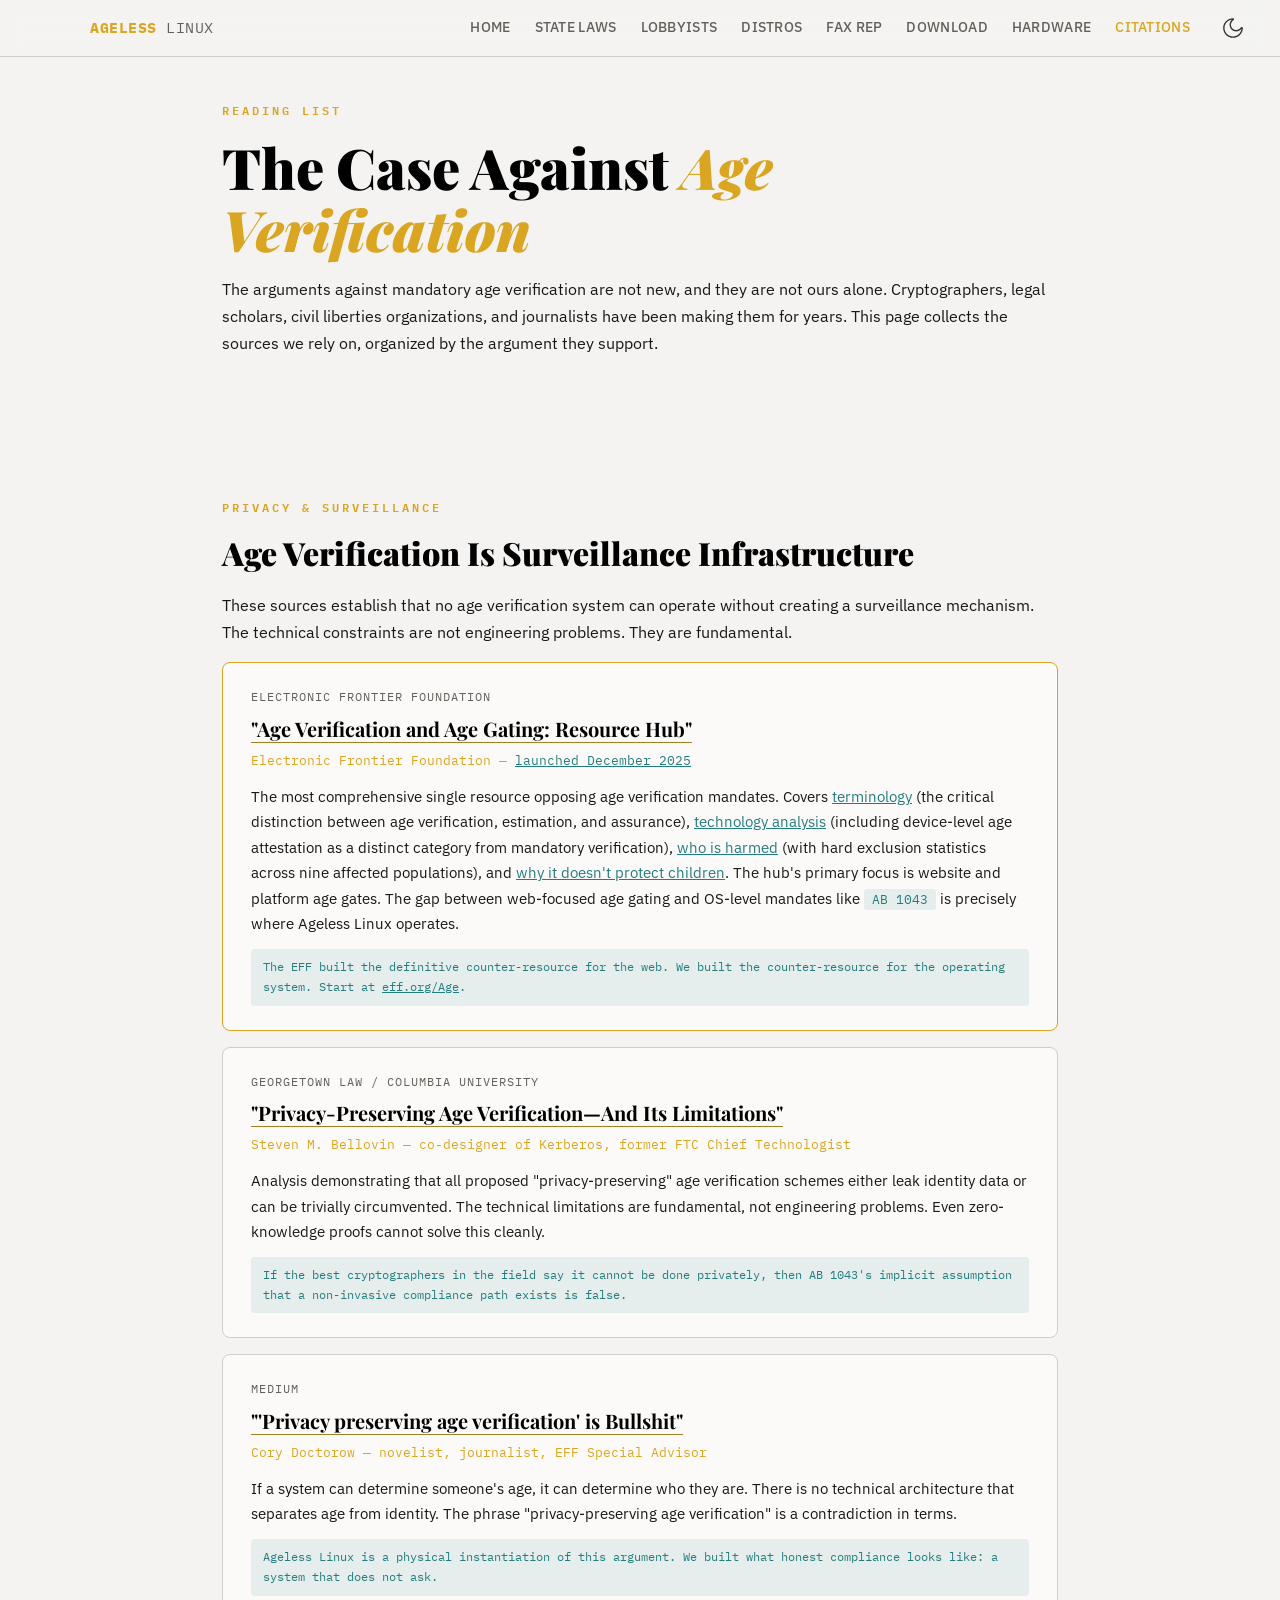
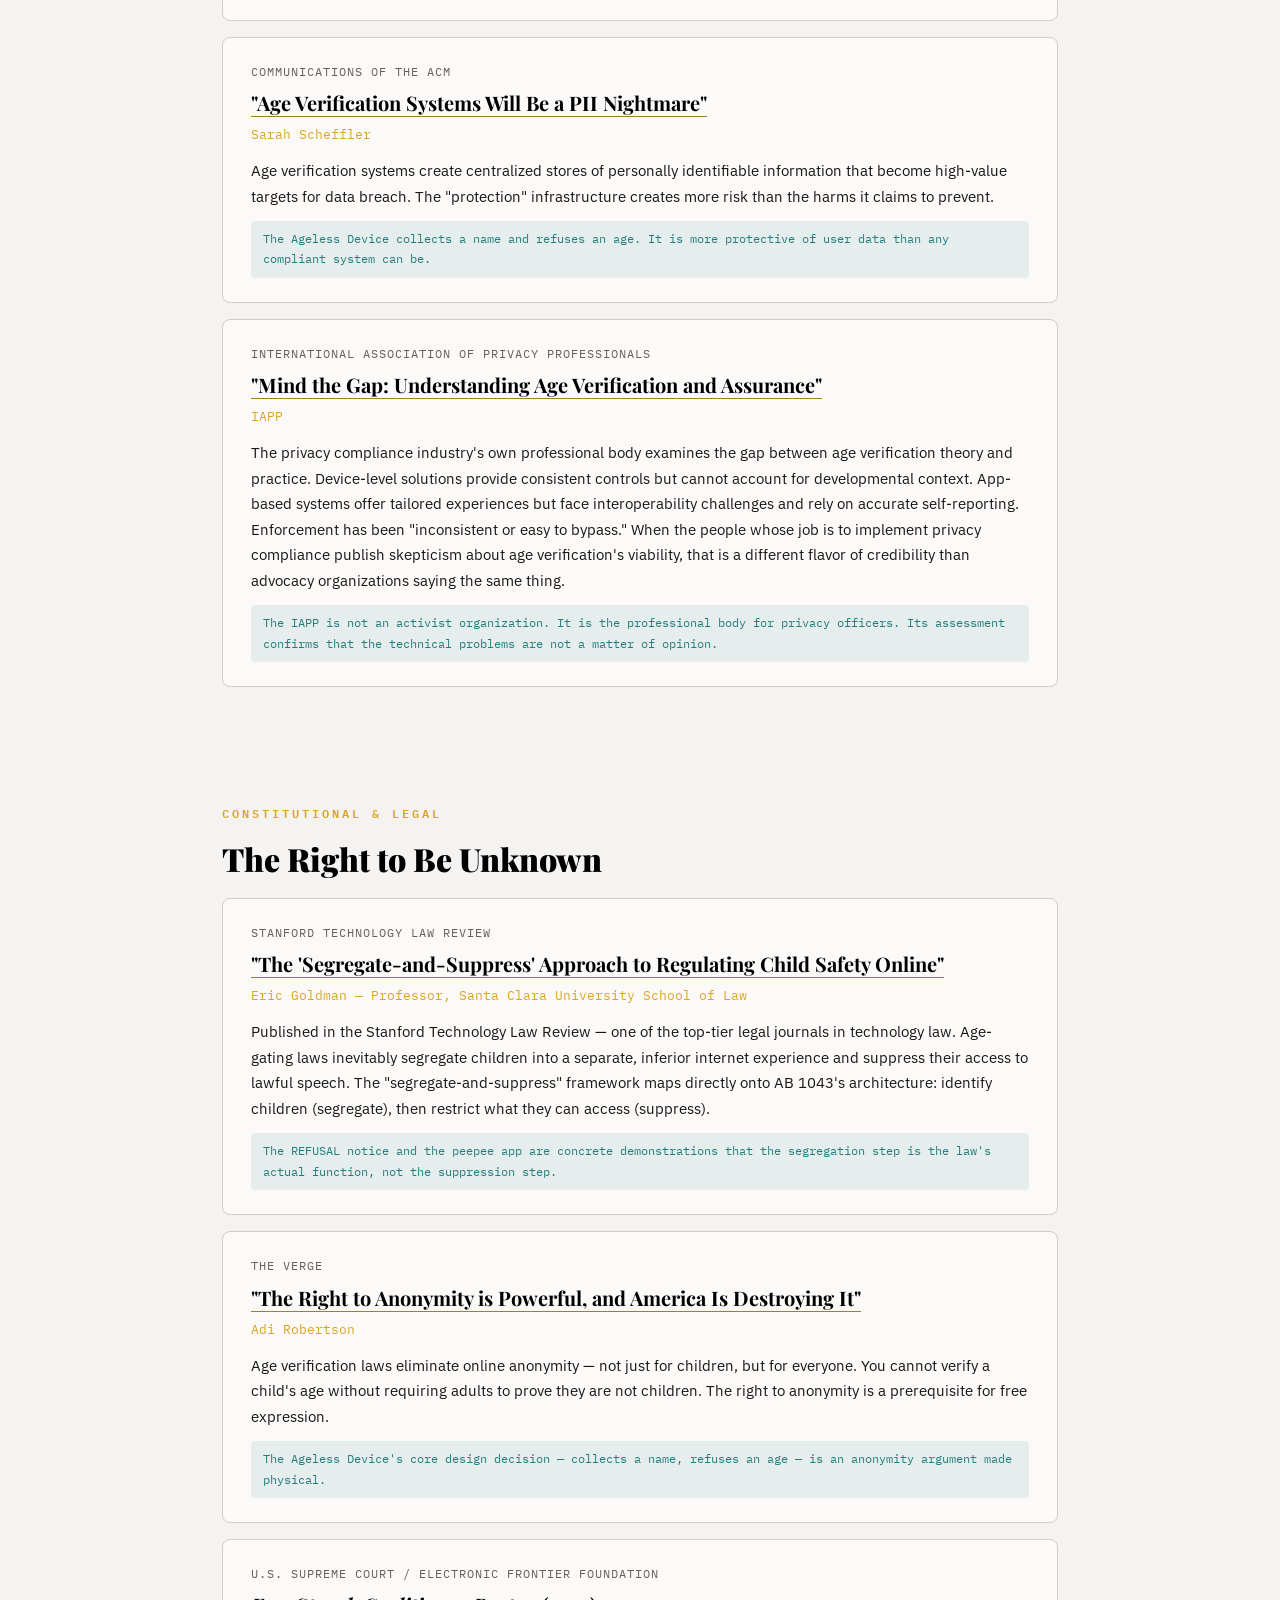
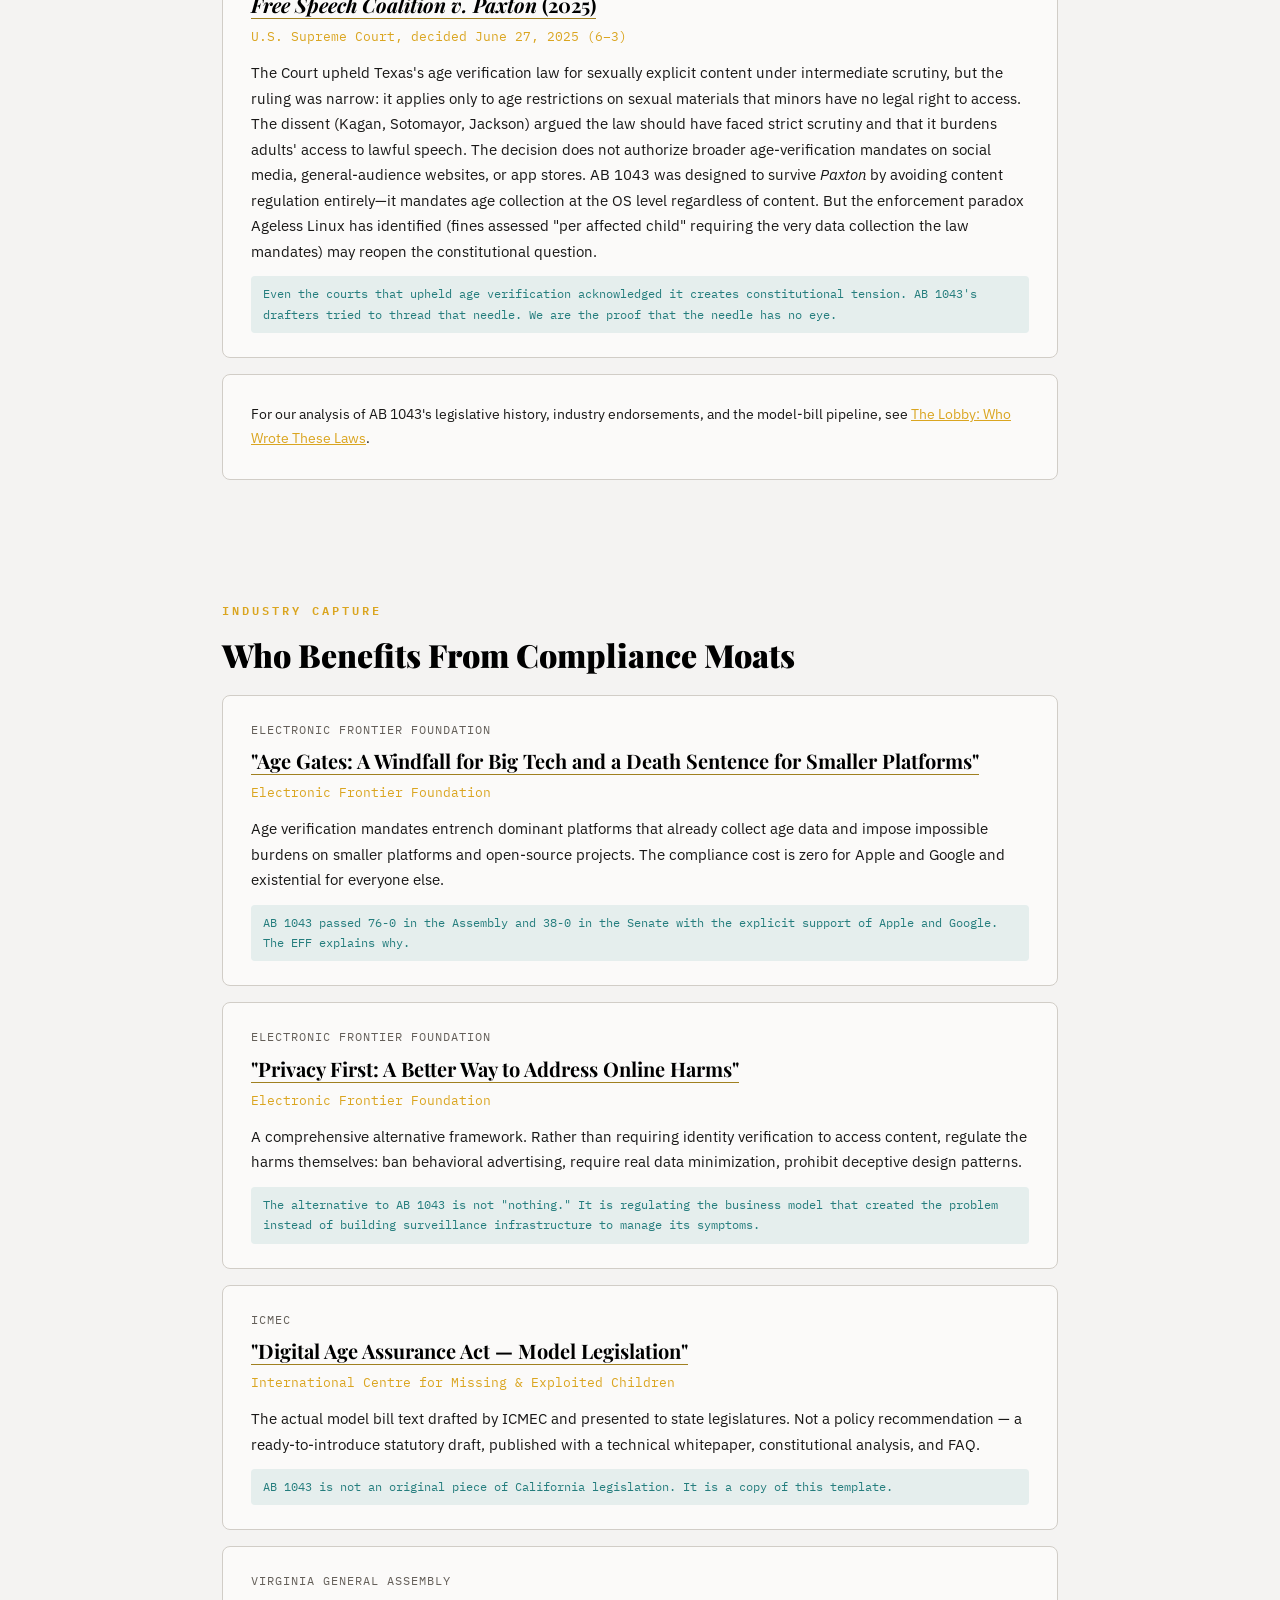
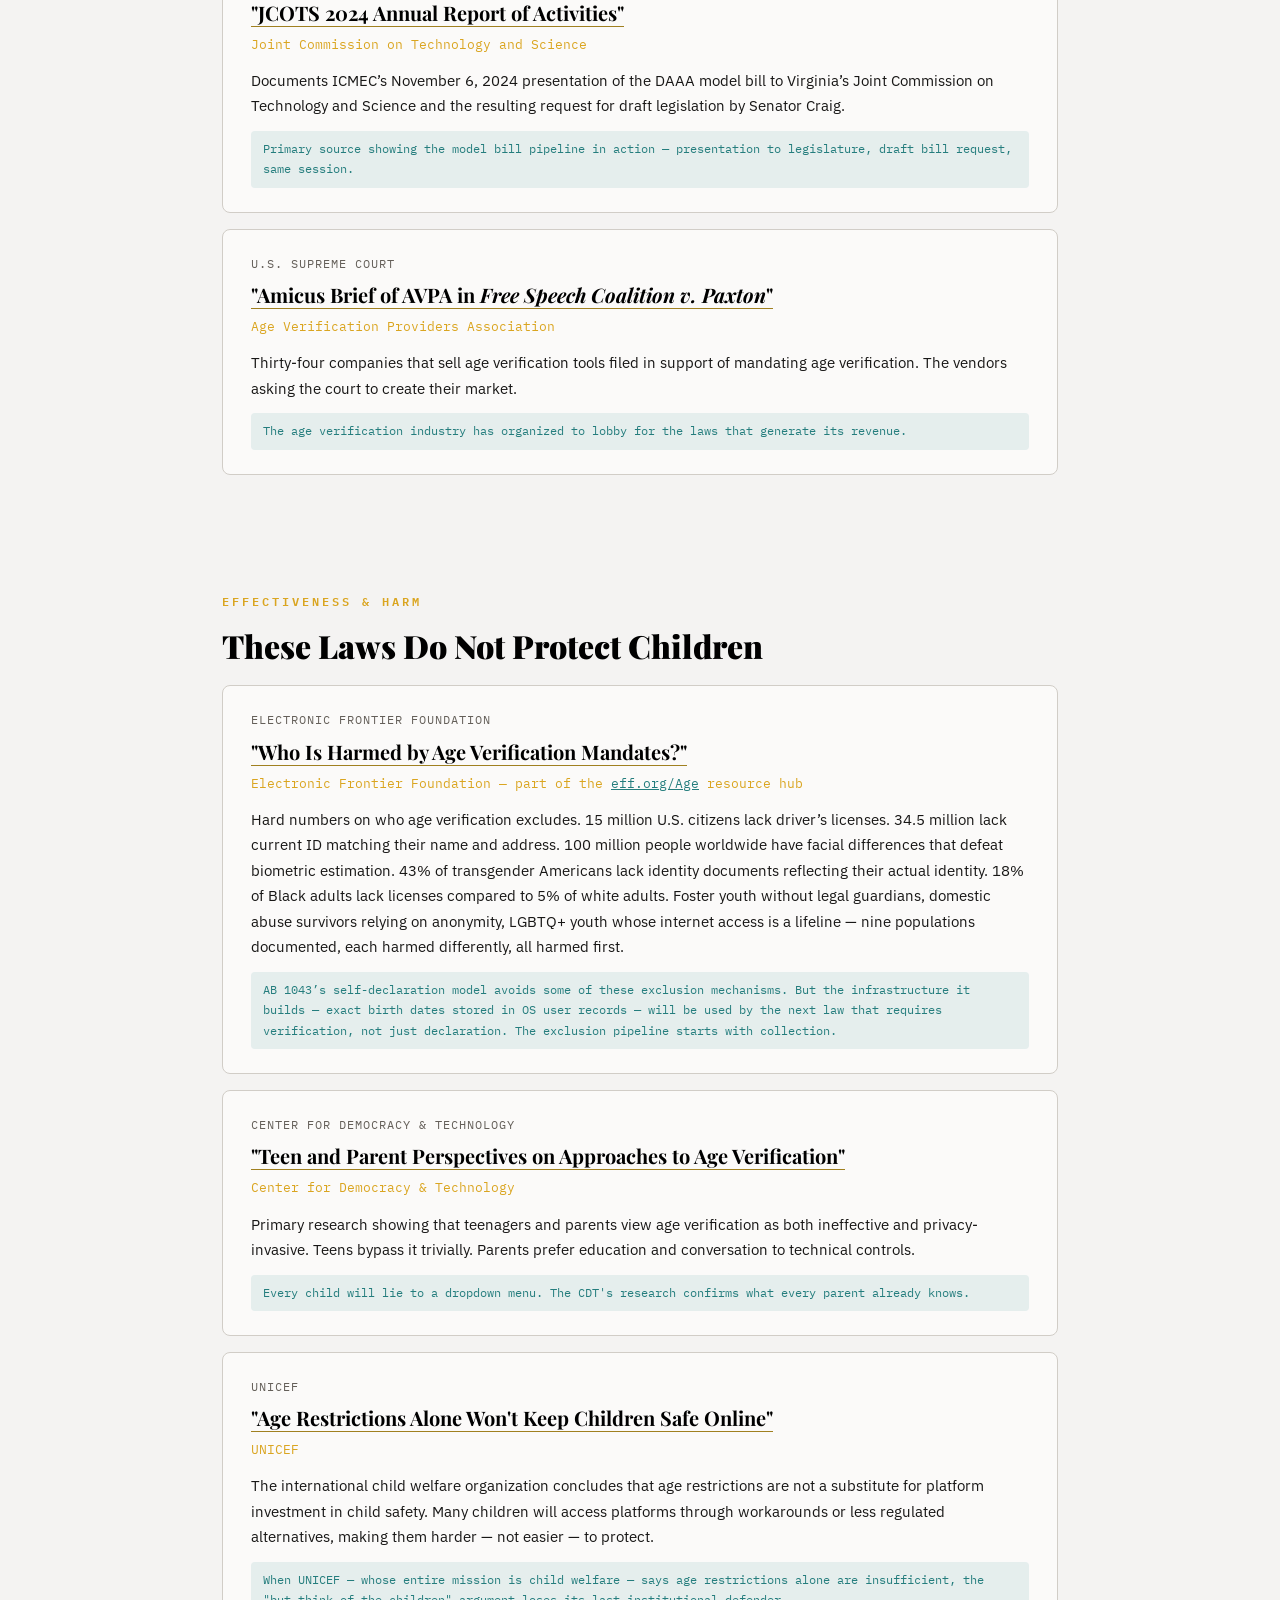
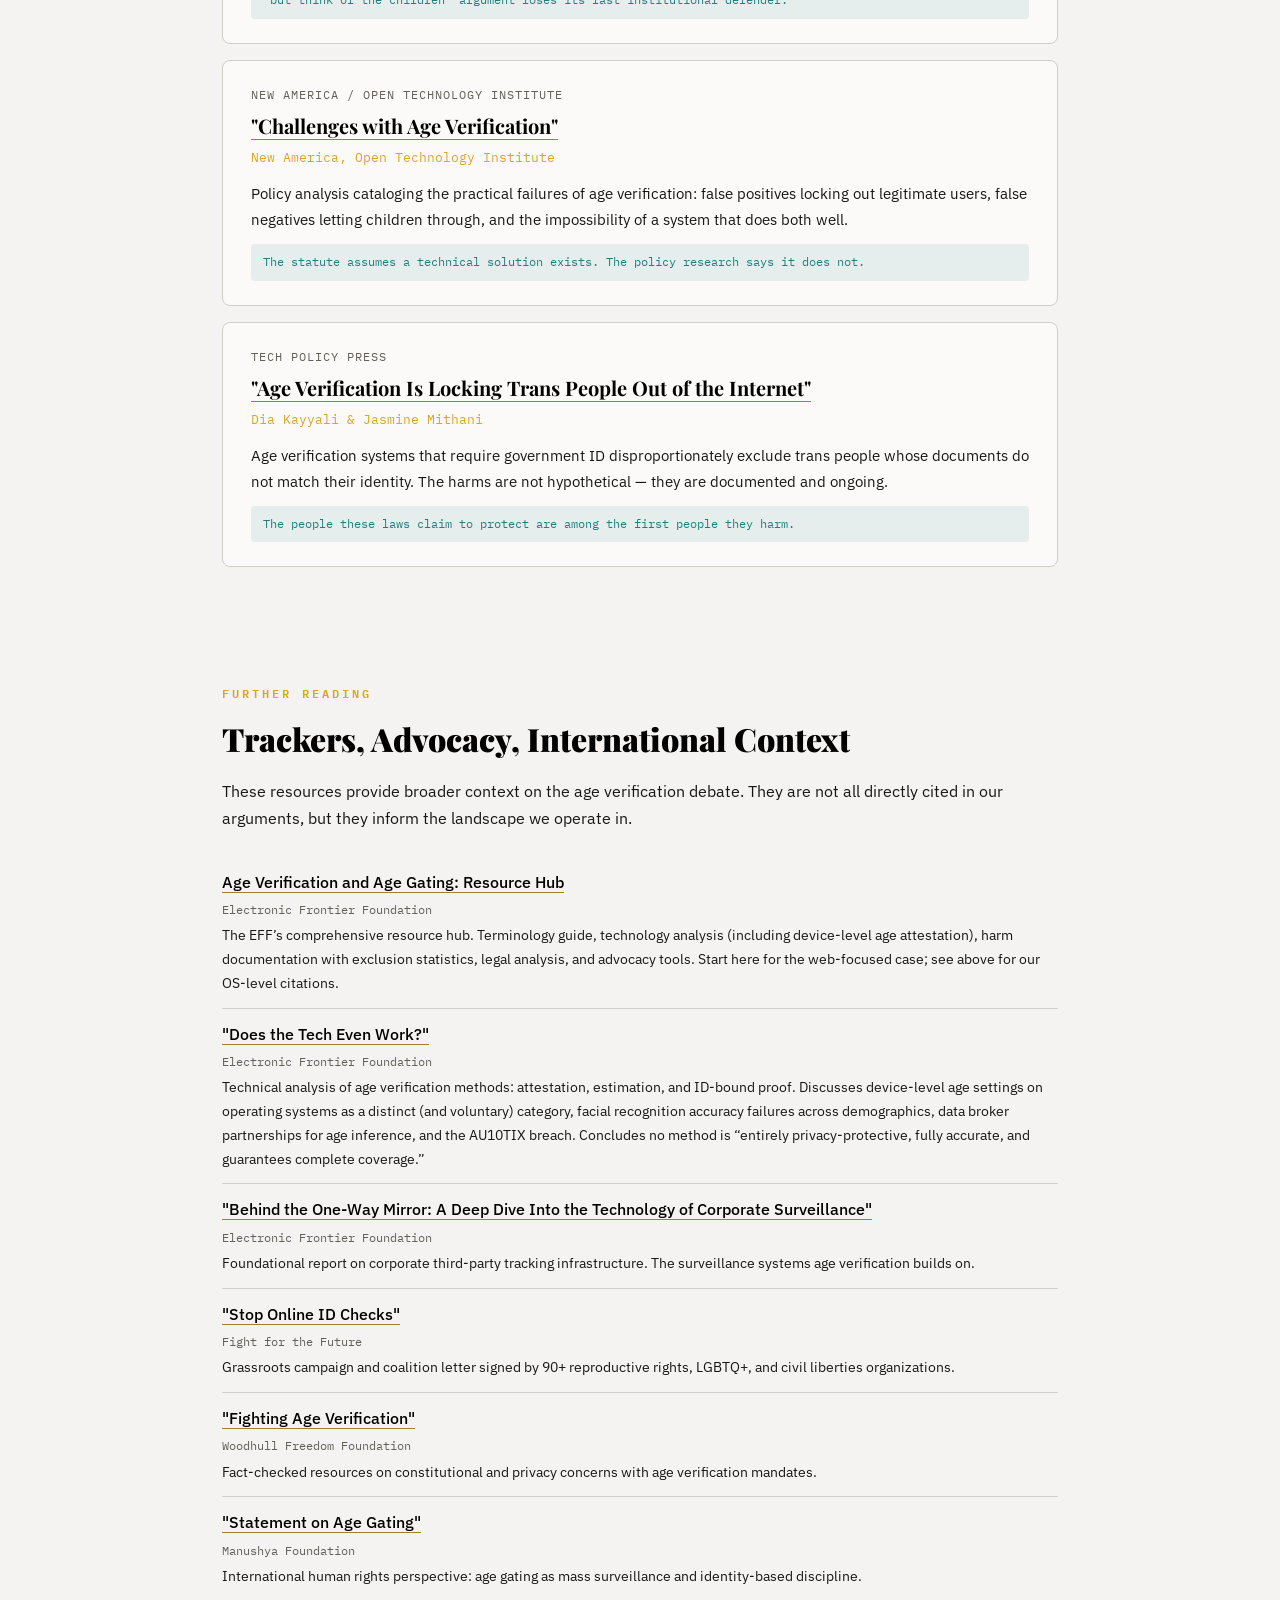
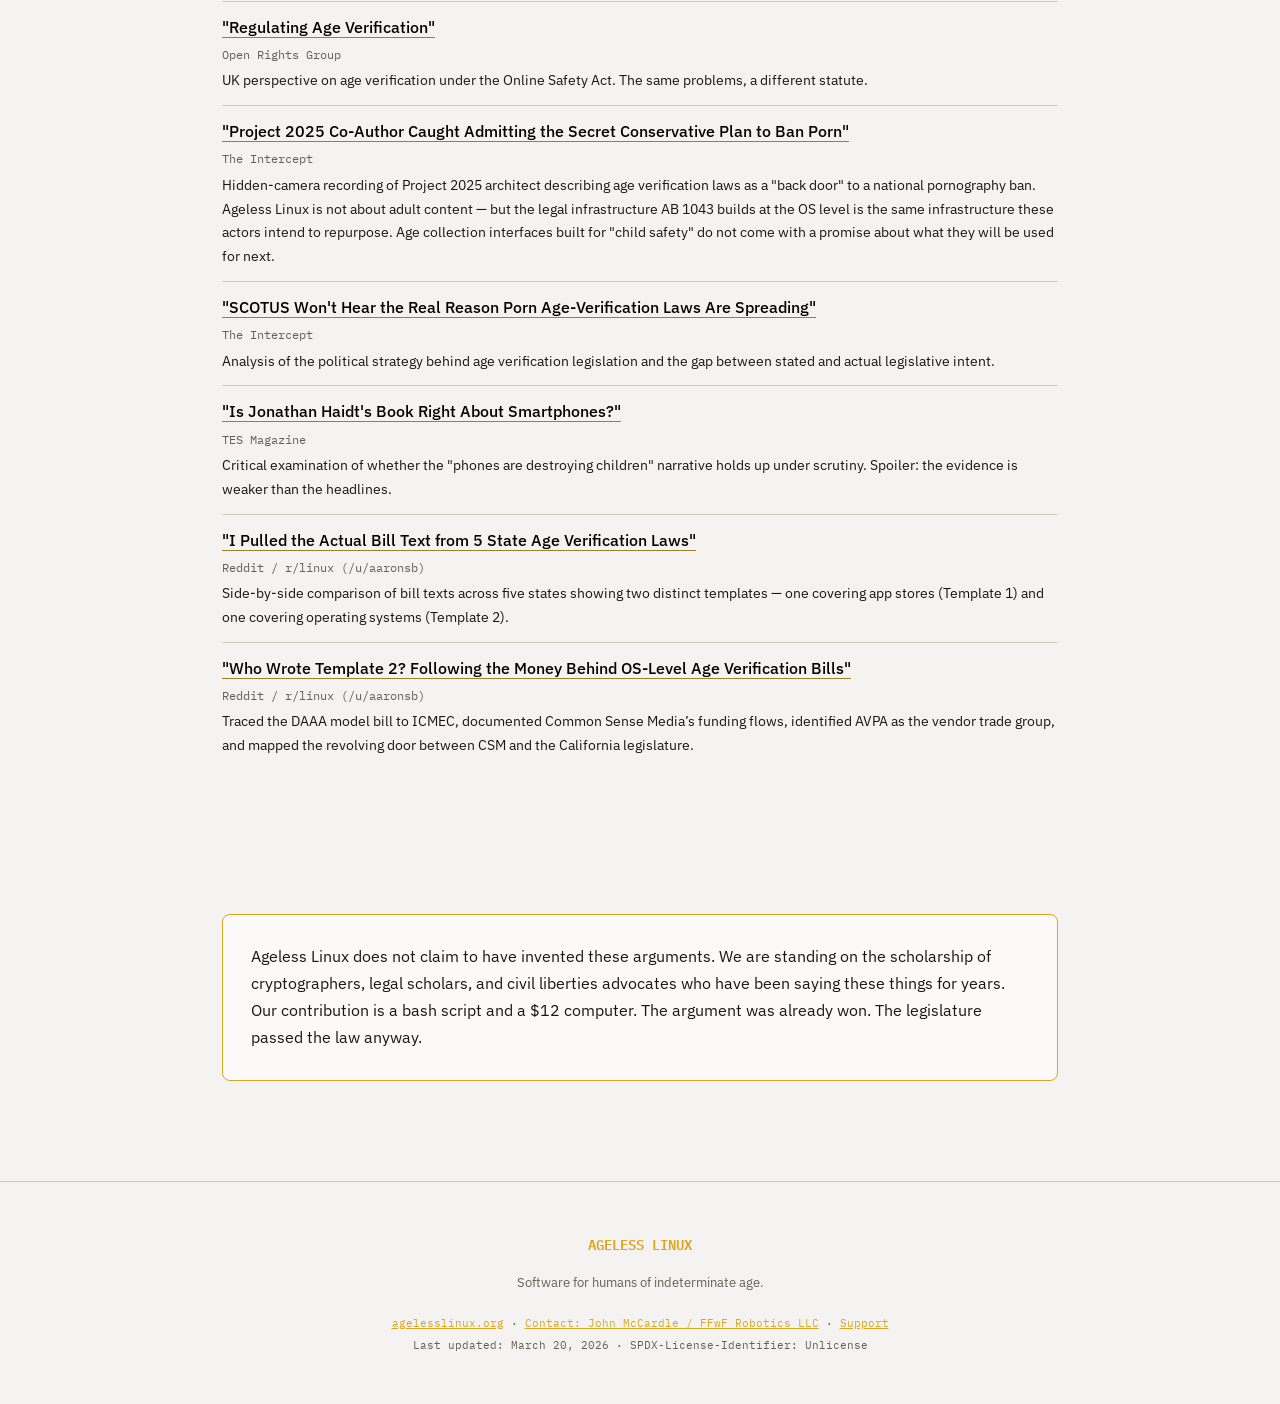
<file: citations.html>
<!DOCTYPE html>
<html lang="en">
<head>
<meta charset="UTF-8">
<meta name="viewport" content="width=device-width, initial-scale=1.0">
<title>Ageless Linux — Citations &amp; Reading List</title>
<link rel="alternate" type="application/rss+xml" title="Ageless Linux: Updates" href="/rss.xml">
<script src="base.js"></script>
  <link rel="stylesheet" href="style.css">
</head>
<body class="page-citations">

<nav>
  <div class="inner">
    <a href="index.html" class="logo">AGELESS<span> LINUX</span></a>
    <div class="links">
      <a href="index.html">Home</a>
      <a href="map.html">State Laws</a>
      <a href="lobbyists.html">Lobbyists</a>
      <a href="distros.html">Distros</a>
      <a href="fax.html">Fax Rep</a>
      <a href="download.html">Download</a>
      <a href="hardware.html">Hardware</a>
      <a href="citations.html" class="active">Citations</a></div>
    <button class="theme-toggle" onclick="toggleTheme()" aria-label="Toggle theme">
        <img src="ast/sun.svg" class="sun-icon" alt="Switch to light mode">
        <img src="ast/moon.svg" class="moon-icon" alt="Switch to dark mode">
      </button>
  </div>
</nav>

<main>

<div class="page-header">
  <div class="container">
    <h2>Reading List</h2>
    <h1>The Case Against <em>Age Verification</em></h1>
    <p>
      The arguments against mandatory age verification are not new, and they are not ours alone.
      Cryptographers, legal scholars, civil liberties organizations, and journalists have been
      making them for years. This page collects the sources we rely on, organized by the argument
      they support.
    </p>
  </div>
</div>

<!-- PRIVACY & SURVEILLANCE -->
<section>
  <div class="container">
    <h2>Privacy &amp; Surveillance</h2>
    <h3>Age Verification Is Surveillance Infrastructure</h3>

    <p>
      These sources establish that no age verification system can operate without creating a
      surveillance mechanism. The technical constraints are not engineering problems. They are
      fundamental.
    </p>

    <div class="citation-card" id="eff-hub" style="border-color:var(--accent);">
      <div class="citation-source">Electronic Frontier Foundation</div>
      <div class="citation-title">
        <a href="https://www.eff.org/age">"Age Verification and Age Gating: Resource Hub"</a>
      </div>
      <div class="citation-author">Electronic Frontier Foundation &mdash; <a href="https://www.eff.org/deeplinks/2025/12/age-verification-coming-internet-we-built-you-resource-hub-fight-back" style="color:var(--cyan);">launched December 2025</a></div>
      <div class="citation-argument">
        The most comprehensive single resource opposing age verification mandates. Covers
        <a href="https://www.eff.org/pages/age-verification-estimation-assurance-oh-my-guide-terminology" style="color:var(--cyan);">terminology</a>
        (the critical distinction between age verification, estimation, and assurance),
        <a href="https://www.eff.org/pages/does-tech-even-work" style="color:var(--cyan);">technology analysis</a>
        (including device-level age attestation as a distinct category from mandatory verification),
        <a href="https://www.eff.org/pages/whos-harmed-age-verification-mandates" style="color:var(--cyan);">who is harmed</a>
        (with hard exclusion statistics across nine affected populations), and
        <a href="https://www.eff.org/pages/age-verification-wont-protect-children" style="color:var(--cyan);">why it doesn't protect children</a>.
        The hub's primary focus is website and platform age gates. The gap between web-focused
        age gating and OS-level mandates like <span class="legal-cite">AB 1043</span> is precisely
        where Ageless Linux operates.
      </div>
      <div class="citation-relevance">
        The EFF built the definitive counter-resource for the web. We built the counter-resource for
        the operating system. Start at <a href="https://www.eff.org/age" style="color:var(--cyan);">eff.org/Age</a>.
      </div>
    </div>

    <div class="citation-card" id="bellovin">
      <div class="citation-source">Georgetown Law / Columbia University</div>
      <div class="citation-title">
        <a href="https://www.cs.columbia.edu/~smb/papers/age-verify.pdf">"Privacy-Preserving Age Verification—And Its Limitations"</a>
      </div>
      <div class="citation-author">Steven M. Bellovin — co-designer of Kerberos, former FTC Chief Technologist</div>
      <div class="citation-argument">
        Analysis demonstrating that all proposed "privacy-preserving" age verification schemes either leak
        identity data or can be trivially circumvented. The technical limitations are fundamental, not
        engineering problems. Even zero-knowledge proofs cannot solve this cleanly.
      </div>
      <div class="citation-relevance">
        If the best cryptographers in the field say it cannot be done privately, then AB 1043's implicit
        assumption that a non-invasive compliance path exists is false.
      </div>
    </div>

    <div class="citation-card" id="doctorow">
      <div class="citation-source">Medium</div>
      <div class="citation-title">
        <a href="https://doctorow.medium.com/privacy-preserving-age-verification-is-bullshit-0aefd53019e0">"'Privacy preserving age verification' is Bullshit"</a>
      </div>
      <div class="citation-author">Cory Doctorow — novelist, journalist, EFF Special Advisor</div>
      <div class="citation-argument">
        If a system can determine someone's age, it can determine who they are. There is no technical
        architecture that separates age from identity. The phrase "privacy-preserving age verification"
        is a contradiction in terms.
      </div>
      <div class="citation-relevance">
        Ageless Linux is a physical instantiation of this argument. We built what honest compliance
        looks like: a system that does not ask.
      </div>
    </div>

    <div class="citation-card" id="scheffler">
      <div class="citation-source">Communications of the ACM</div>
      <div class="citation-title">
        <a href="https://cacm.acm.org/opinion/age-verification-systems-will-be-a-personal-identifiable-information-nightmare/">"Age Verification Systems Will Be a PII Nightmare"</a>
      </div>
      <div class="citation-author">Sarah Scheffler</div>
      <div class="citation-argument">
        Age verification systems create centralized stores of personally identifiable information that
        become high-value targets for data breach. The "protection" infrastructure creates more risk
        than the harms it claims to prevent.
      </div>
      <div class="citation-relevance">
        The Ageless Device collects a name and refuses an age. It is more protective of user data than
        any compliant system can be.
      </div>
    </div>

    <div class="citation-card" id="iapp">
      <div class="citation-source">International Association of Privacy Professionals</div>
      <div class="citation-title">
        <a href="https://iapp.org/news/a/mind-the-gap-understanding-age-verification-and-assurance">"Mind the Gap: Understanding Age Verification and Assurance"</a>
      </div>
      <div class="citation-author">IAPP</div>
      <div class="citation-argument">
        The privacy compliance industry's own professional body examines the gap between age verification
        theory and practice. Device-level solutions provide consistent controls but cannot account for
        developmental context. App-based systems offer tailored experiences but face interoperability
        challenges and rely on accurate self-reporting. Enforcement has been "inconsistent or easy to bypass."
        When the people whose job is to implement privacy compliance publish skepticism about age verification's
        viability, that is a different flavor of credibility than advocacy organizations saying the same thing.
      </div>
      <div class="citation-relevance">
        The IAPP is not an activist organization. It is the professional body for privacy officers. Its
        assessment confirms that the technical problems are not a matter of opinion.
      </div>
    </div>

  </div>
</section>

<!-- CONSTITUTIONAL & LEGAL -->
<section>
  <div class="container">
    <h2>Constitutional &amp; Legal</h2>
    <h3>The Right to Be Unknown</h3>

    <div class="citation-card" id="goldman">
      <div class="citation-source">Stanford Technology Law Review</div>
      <div class="citation-title">
        <a href="https://papers.ssrn.com/sol3/papers.cfm?abstract_id=5208739">"The 'Segregate-and-Suppress' Approach to Regulating Child Safety Online"</a>
      </div>
      <div class="citation-author">Eric Goldman — Professor, Santa Clara University School of Law</div>
      <div class="citation-argument">
        Published in the Stanford Technology Law Review — one of the top-tier legal journals in technology law.
        Age-gating laws inevitably segregate children into a separate, inferior internet experience and suppress
        their access to lawful speech. The "segregate-and-suppress" framework maps directly onto AB 1043's
        architecture: identify children (segregate), then restrict what they can access (suppress).
      </div>
      <div class="citation-relevance">
        The REFUSAL notice and the peepee app are concrete demonstrations that the segregation step is the
        law's actual function, not the suppression step.
      </div>
    </div>

    <div class="citation-card" id="robertson">
      <div class="citation-source">The Verge</div>
      <div class="citation-title">
        <a href="https://www.theverge.com/policy/781256/anonymity-privacy-age-verification-free-speech">"The Right to Anonymity is Powerful, and America Is Destroying It"</a>
      </div>
      <div class="citation-author">Adi Robertson</div>
      <div class="citation-argument">
        Age verification laws eliminate online anonymity — not just for children, but for everyone. You cannot
        verify a child's age without requiring adults to prove they are not children. The right to anonymity is a
        prerequisite for free expression.
      </div>
      <div class="citation-relevance">
        The Ageless Device's core design decision — collects a name, refuses an age — is an anonymity argument
        made physical.
      </div>
    </div>

    <div class="citation-card" id="paxton">
      <div class="citation-source">U.S. Supreme Court / Electronic Frontier Foundation</div>
      <div class="citation-title">
        <a href="https://www.eff.org/pages/supreme-courts-decision-age-verification-tramples-free-speech-and-undermines-privacy"><em>Free Speech Coalition v. Paxton</em> (2025)</a>
      </div>
      <div class="citation-author">U.S. Supreme Court, decided June 27, 2025 (6&ndash;3)</div>
      <div class="citation-argument">
        The Court upheld Texas's age verification law for sexually explicit content under intermediate scrutiny,
        but the ruling was narrow: it applies only to age restrictions on sexual materials that minors have no
        legal right to access. The dissent (Kagan, Sotomayor, Jackson) argued the law should have faced strict
        scrutiny and that it burdens adults' access to lawful speech. The decision does not authorize broader
        age-verification mandates on social media, general-audience websites, or app stores. AB 1043 was
        designed to survive <em>Paxton</em> by avoiding content regulation entirely&mdash;it mandates age
        collection at the OS level regardless of content. But the enforcement paradox Ageless Linux has
        identified (fines assessed "per affected child" requiring the very data collection the law mandates)
        may reopen the constitutional question.
      </div>
      <div class="citation-relevance">
        Even the courts that upheld age verification acknowledged it creates constitutional tension. AB 1043's
        drafters tried to thread that needle. We are the proof that the needle has no eye.
      </div>
    </div>

    <div class="card" style="margin-top: 16px;">
      <p style="font-size: 14px;">
        For our analysis of AB 1043's legislative history, industry endorsements, and the model-bill
        pipeline, see <a href="lobbyists.html">The Lobby: Who Wrote These Laws</a>.
      </p>
    </div>

  </div>
</section>

<!-- INDUSTRY CAPTURE -->
<section>
  <div class="container">
    <h2>Industry Capture</h2>
    <h3>Who Benefits From Compliance Moats</h3>

    <div class="citation-card" id="eff-windfall">
      <div class="citation-source">Electronic Frontier Foundation</div>
      <div class="citation-title">
        <a href="https://www.eff.org/pages/age-gates-are-windfall-big-tech-and-death-sentence-smaller-platforms">"Age Gates: A Windfall for Big Tech and a Death Sentence for Smaller Platforms"</a>
      </div>
      <div class="citation-author">Electronic Frontier Foundation</div>
      <div class="citation-argument">
        Age verification mandates entrench dominant platforms that already collect age data and impose impossible
        burdens on smaller platforms and open-source projects. The compliance cost is zero for Apple and Google
        and existential for everyone else.
      </div>
      <div class="citation-relevance">
        AB 1043 passed 76-0 in the Assembly and 38-0 in the Senate with the explicit support of Apple and Google.
        The EFF explains why.
      </div>
    </div>

    <div class="citation-card" id="eff-privacy">
      <div class="citation-source">Electronic Frontier Foundation</div>
      <div class="citation-title">
        <a href="https://www.eff.org/wp/privacy-first-better-way-address-online-harms">"Privacy First: A Better Way to Address Online Harms"</a>
      </div>
      <div class="citation-author">Electronic Frontier Foundation</div>
      <div class="citation-argument">
        A comprehensive alternative framework. Rather than requiring identity verification to access content,
        regulate the harms themselves: ban behavioral advertising, require real data minimization, prohibit
        deceptive design patterns.
      </div>
      <div class="citation-relevance">
        The alternative to AB 1043 is not "nothing." It is regulating the business model that created the problem
        instead of building surveillance infrastructure to manage its symptoms.
      </div>
    </div>

    <div class="citation-card" id="icmec-model">
      <div class="citation-source">ICMEC</div>
      <div class="citation-title">
        <a href="https://cdn.icmec.org/wp-content/uploads/2024/10/Digital-Age-Assurance-Act-2024.pdf">"Digital Age Assurance Act &mdash; Model Legislation"</a>
      </div>
      <div class="citation-author">International Centre for Missing &amp; Exploited Children</div>
      <div class="citation-argument">
        The actual model bill text drafted by ICMEC and presented to state legislatures. Not a policy
        recommendation &mdash; a ready-to-introduce statutory draft, published with a technical whitepaper,
        constitutional analysis, and FAQ.
      </div>
      <div class="citation-relevance">
        AB 1043 is not an original piece of California legislation. It is a copy of this template.
      </div>
    </div>

    <div class="citation-card" id="jcots">
      <div class="citation-source">Virginia General Assembly</div>
      <div class="citation-title">
        <a href="https://dls.virginia.gov/commissions/jcots/materials/2024_annual_report.pdf">"JCOTS 2024 Annual Report of Activities"</a>
      </div>
      <div class="citation-author">Joint Commission on Technology and Science</div>
      <div class="citation-argument">
        Documents ICMEC&rsquo;s November 6, 2024 presentation of the DAAA model bill to Virginia&rsquo;s
        Joint Commission on Technology and Science and the resulting request for draft legislation by
        Senator Craig.
      </div>
      <div class="citation-relevance">
        Primary source showing the model bill pipeline in action &mdash; presentation to legislature,
        draft bill request, same session.
      </div>
    </div>

    <div class="citation-card" id="avpa">
      <div class="citation-source">U.S. Supreme Court</div>
      <div class="citation-title">
        <a href="https://www.supremecourt.gov/DocketPDF/23/23-1122/332649/20241122182350193_No.%2023-1122%20AVPA%20amicus.pdf">"Amicus Brief of AVPA in <em>Free Speech Coalition v. Paxton</em>"</a>
      </div>
      <div class="citation-author">Age Verification Providers Association</div>
      <div class="citation-argument">
        Thirty-four companies that sell age verification tools filed in support of mandating age
        verification. The vendors asking the court to create their market.
      </div>
      <div class="citation-relevance">
        The age verification industry has organized to lobby for the laws that generate its revenue.
      </div>
    </div>

  </div>
</section>

<!-- EFFECTIVENESS & HARM -->
<section>
  <div class="container">
    <h2>Effectiveness &amp; Harm</h2>
    <h3>These Laws Do Not Protect Children</h3>

    <div class="citation-card" id="eff-harmed">
      <div class="citation-source">Electronic Frontier Foundation</div>
      <div class="citation-title">
        <a href="https://www.eff.org/pages/whos-harmed-age-verification-mandates">"Who Is Harmed by Age Verification Mandates?"</a>
      </div>
      <div class="citation-author">Electronic Frontier Foundation &mdash; part of the <a href="https://www.eff.org/age" style="color:var(--cyan);">eff.org/Age</a> resource hub</div>
      <div class="citation-argument">
        Hard numbers on who age verification excludes. 15 million U.S. citizens lack driver&rsquo;s
        licenses. 34.5 million lack current ID matching their name and address. 100 million people
        worldwide have facial differences that defeat biometric estimation. 43% of transgender
        Americans lack identity documents reflecting their actual identity. 18% of Black adults lack
        licenses compared to 5% of white adults. Foster youth without legal guardians, domestic abuse
        survivors relying on anonymity, LGBTQ+ youth whose internet access is a lifeline &mdash; nine
        populations documented, each harmed differently, all harmed first.
      </div>
      <div class="citation-relevance">
        AB 1043&rsquo;s self-declaration model avoids some of these exclusion mechanisms. But the
        infrastructure it builds &mdash; exact birth dates stored in OS user records &mdash; will be
        used by the next law that requires verification, not just declaration. The exclusion pipeline
        starts with collection.
      </div>
    </div>

    <div class="citation-card" id="cdt">
      <div class="citation-source">Center for Democracy &amp; Technology</div>
      <div class="citation-title">
        <a href="https://cdt.org/wp-content/uploads/2025/08/2025-08-22-CDT-Research-Brief-on-Age-Verification-1.pdf">"Teen and Parent Perspectives on Approaches to Age Verification"</a>
      </div>
      <div class="citation-author">Center for Democracy &amp; Technology</div>
      <div class="citation-argument">
        Primary research showing that teenagers and parents view age verification as both ineffective and
        privacy-invasive. Teens bypass it trivially. Parents prefer education and conversation to technical
        controls.
      </div>
      <div class="citation-relevance">
        Every child will lie to a dropdown menu. The CDT's research confirms what every parent already knows.
      </div>
    </div>

    <div class="citation-card" id="unicef">
      <div class="citation-source">UNICEF</div>
      <div class="citation-title">
        <a href="https://www.unicef.org/press-releases/age-restrictions-alone-wont-keep-children-safe-online">"Age Restrictions Alone Won't Keep Children Safe Online"</a>
      </div>
      <div class="citation-author">UNICEF</div>
      <div class="citation-argument">
        The international child welfare organization concludes that age restrictions are not a substitute for
        platform investment in child safety. Many children will access platforms through workarounds or less
        regulated alternatives, making them harder — not easier — to protect.
      </div>
      <div class="citation-relevance">
        When UNICEF — whose entire mission is child welfare — says age restrictions alone are insufficient,
        the "but think of the children" argument loses its last institutional defender.
      </div>
    </div>

    <div class="citation-card" id="newamerica">
      <div class="citation-source">New America / Open Technology Institute</div>
      <div class="citation-title">
        <a href="https://www.newamerica.org/oti/reports/age-verification-the-complicated-effort-to-protect-youth-online/challenges-with-age-verification/">"Challenges with Age Verification"</a>
      </div>
      <div class="citation-author">New America, Open Technology Institute</div>
      <div class="citation-argument">
        Policy analysis cataloging the practical failures of age verification: false positives locking out
        legitimate users, false negatives letting children through, and the impossibility of a system that
        does both well.
      </div>
      <div class="citation-relevance">
        The statute assumes a technical solution exists. The policy research says it does not.
      </div>
    </div>

    <div class="citation-card" id="kayyali">
      <div class="citation-source">Tech Policy Press</div>
      <div class="citation-title">
        <a href="https://www.techpolicy.press/age-verification-is-locking-trans-people-out-of-the-internet/">"Age Verification Is Locking Trans People Out of the Internet"</a>
      </div>
      <div class="citation-author">Dia Kayyali &amp; Jasmine Mithani</div>
      <div class="citation-argument">
        Age verification systems that require government ID disproportionately exclude trans people whose
        documents do not match their identity. The harms are not hypothetical — they are documented and ongoing.
      </div>
      <div class="citation-relevance">
        The people these laws claim to protect are among the first people they harm.
      </div>
    </div>

  </div>
</section>

<!-- FURTHER READING -->
<section>
  <div class="container">
    <h2>Further Reading</h2>
    <h3>Trackers, Advocacy, International Context</h3>

    <p>
      These resources provide broader context on the age verification debate. They are not all directly
      cited in our arguments, but they inform the landscape we operate in.
    </p>

    <div class="reading-list">

      <div class="reading-item">
        <a href="https://www.eff.org/age">Age Verification and Age Gating: Resource Hub</a>
        <div class="reading-org">Electronic Frontier Foundation</div>
        <div class="reading-desc">The EFF&rsquo;s comprehensive resource hub. Terminology guide, technology analysis (including device-level age attestation), harm documentation with exclusion statistics, legal analysis, and advocacy tools. Start here for the web-focused case; see above for our OS-level citations.</div>
      </div>

      <div class="reading-item">
        <a href="https://www.eff.org/pages/does-tech-even-work">"Does the Tech Even Work?"</a>
        <div class="reading-org">Electronic Frontier Foundation</div>
        <div class="reading-desc">Technical analysis of age verification methods: attestation, estimation, and ID-bound proof. Discusses device-level age settings on operating systems as a distinct (and voluntary) category, facial recognition accuracy failures across demographics, data broker partnerships for age inference, and the AU10TIX breach. Concludes no method is &ldquo;entirely privacy-protective, fully accurate, and guarantees complete coverage.&rdquo;</div>
      </div>

      <div class="reading-item">
        <a href="https://www.eff.org/wp/behind-the-one-way-mirror">"Behind the One-Way Mirror: A Deep Dive Into the Technology of Corporate Surveillance"</a>
        <div class="reading-org">Electronic Frontier Foundation</div>
        <div class="reading-desc">Foundational report on corporate third-party tracking infrastructure. The surveillance systems age verification builds on.</div>
      </div>

      <div class="reading-item">
        <a href="https://www.stoponlineidchecks.org/">"Stop Online ID Checks"</a>
        <div class="reading-org">Fight for the Future</div>
        <div class="reading-desc">Grassroots campaign and coalition letter signed by 90+ reproductive rights, LGBTQ+, and civil liberties organizations.</div>
      </div>

      <div class="reading-item">
        <a href="https://www.woodhullfoundation.org/our-projects/fighting-age-verification/">"Fighting Age Verification"</a>
        <div class="reading-org">Woodhull Freedom Foundation</div>
        <div class="reading-desc">Fact-checked resources on constitutional and privacy concerns with age verification mandates.</div>
      </div>

      <div class="reading-item">
        <a href="https://www.manushyafoundation.org/manushya-s-statement-on-age-gating">"Statement on Age Gating"</a>
        <div class="reading-org">Manushya Foundation</div>
        <div class="reading-desc">International human rights perspective: age gating as mass surveillance and identity-based discipline.</div>
      </div>

      <div class="reading-item">
        <a href="https://www.openrightsgroup.org/publications/regulating-age-verification/">"Regulating Age Verification"</a>
        <div class="reading-org">Open Rights Group</div>
        <div class="reading-desc">UK perspective on age verification under the Online Safety Act. The same problems, a different statute.</div>
      </div>

      <div class="reading-item">
        <a href="https://theintercept.com/2024/08/16/project-2025-russ-vought-porn-ban/">"Project 2025 Co-Author Caught Admitting the Secret Conservative Plan to Ban Porn"</a>
        <div class="reading-org">The Intercept</div>
        <div class="reading-desc">Hidden-camera recording of Project 2025 architect describing age verification laws as a "back door" to a national pornography ban. Ageless Linux is not about adult content — but the legal infrastructure AB 1043 builds at the OS level is the same infrastructure these actors intend to repurpose. Age collection interfaces built for "child safety" do not come with a promise about what they will be used for next.</div>
      </div>

      <div class="reading-item">
        <a href="https://theintercept.com/2025/01/15/supreme-court-porn-age-verification/">"SCOTUS Won't Hear the Real Reason Porn Age-Verification Laws Are Spreading"</a>
        <div class="reading-org">The Intercept</div>
        <div class="reading-desc">Analysis of the political strategy behind age verification legislation and the gap between stated and actual legislative intent.</div>
      </div>

      <div class="reading-item">
        <a href="https://www.tes.com/magazine/teaching-learning/general/jonathan-haidt-anxious-generation-right-about-smartphones">"Is Jonathan Haidt's Book Right About Smartphones?"</a>
        <div class="reading-org">TES Magazine</div>
        <div class="reading-desc">Critical examination of whether the "phones are destroying children" narrative holds up under scrutiny. Spoiler: the evidence is weaker than the headlines.</div>
      </div>

      <div class="reading-item">
        <a href="https://www.reddit.com/r/linux/comments/1rmhxk1/i_pulled_the_actual_bill_text_from_5_state_age/">"I Pulled the Actual Bill Text from 5 State Age Verification Laws"</a>
        <div class="reading-org">Reddit / r/linux (/u/aaronsb)</div>
        <div class="reading-desc">Side-by-side comparison of bill texts across five states showing two distinct templates &mdash; one covering app stores (Template 1) and one covering operating systems (Template 2).</div>
      </div>

      <div class="reading-item">
        <a href="https://www.reddit.com/r/linux/comments/1rr3f3n/followup_to_my_bill_text_comparison_i_traced_who/">"Who Wrote Template 2? Following the Money Behind OS-Level Age Verification Bills"</a>
        <div class="reading-org">Reddit / r/linux (/u/aaronsb)</div>
        <div class="reading-desc">Traced the DAAA model bill to ICMEC, documented Common Sense Media&rsquo;s funding flows, identified AVPA as the vendor trade group, and mapped the revolving door between CSM and the California legislature.</div>
      </div>

    </div>
  </div>
</section>

<!-- CLOSING -->
<section>
  <div class="container">
    <div class="card" style="border-color: var(--accent);">
      <p>
        Ageless Linux does not claim to have invented these arguments. We are standing on the scholarship
        of cryptographers, legal scholars, and civil liberties advocates who have been saying these things
        for years. Our contribution is a bash script and a $12 computer. The argument was already won.
        The legislature passed the law anyway.
      </p>
    </div>
  </div>
</section>

</main>

<footer>
  <div class="container">
    <p style="font-family:'IBM Plex Mono',monospace; color:var(--accent); font-size:14px; font-weight:600;">AGELESS LINUX</p>
    <p>Software for humans of indeterminate age.</p>
    <div class="legal-footer">
      <a href="https://agelesslinux.org">agelesslinux.org</a> ·
      <a href="https://ffwf.net/contact">Contact: John McCardle / FFwF Robotics LLC</a> ·
      <a href="https://agelesslinux.org/support.html">Support</a>
      <br>
      Last updated: March 20, 2026 · SPDX-License-Identifier: Unlicense
    </div>
  </div>
</footer>

</body>
</html>
</file>
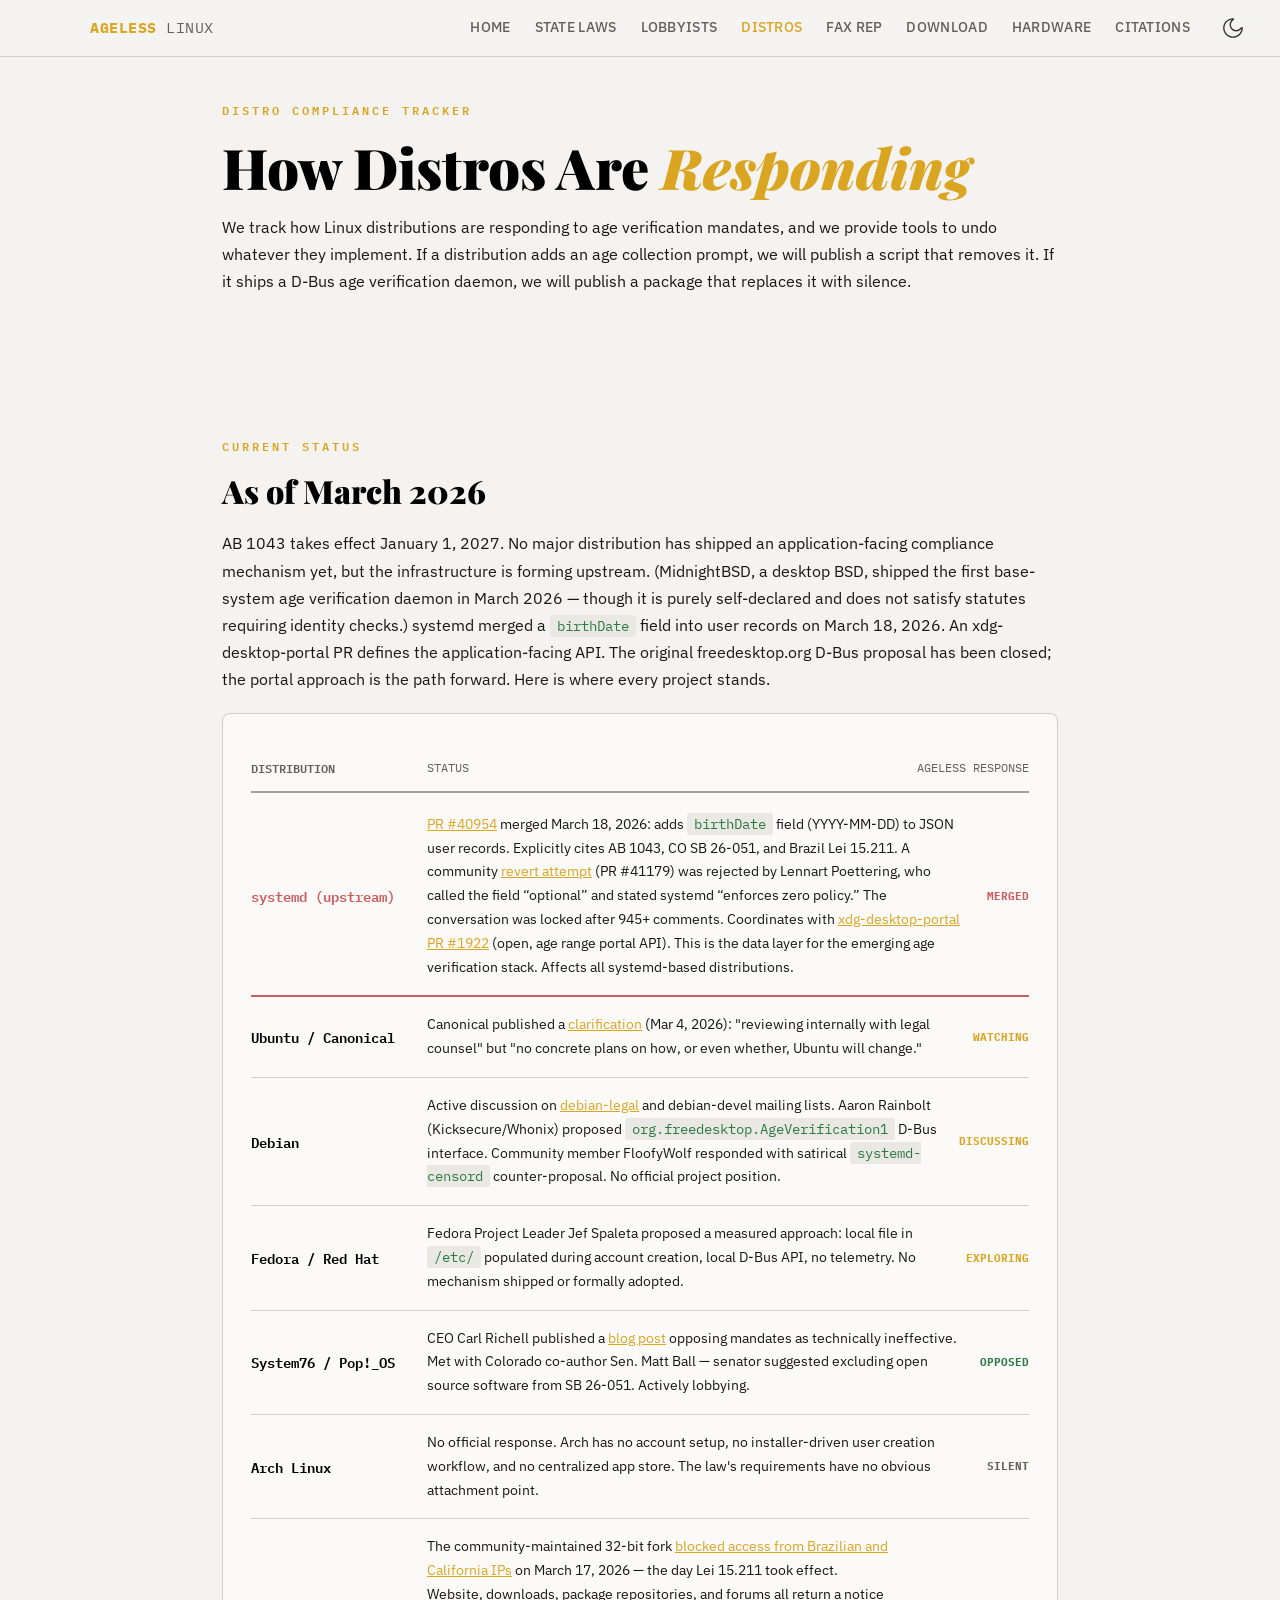
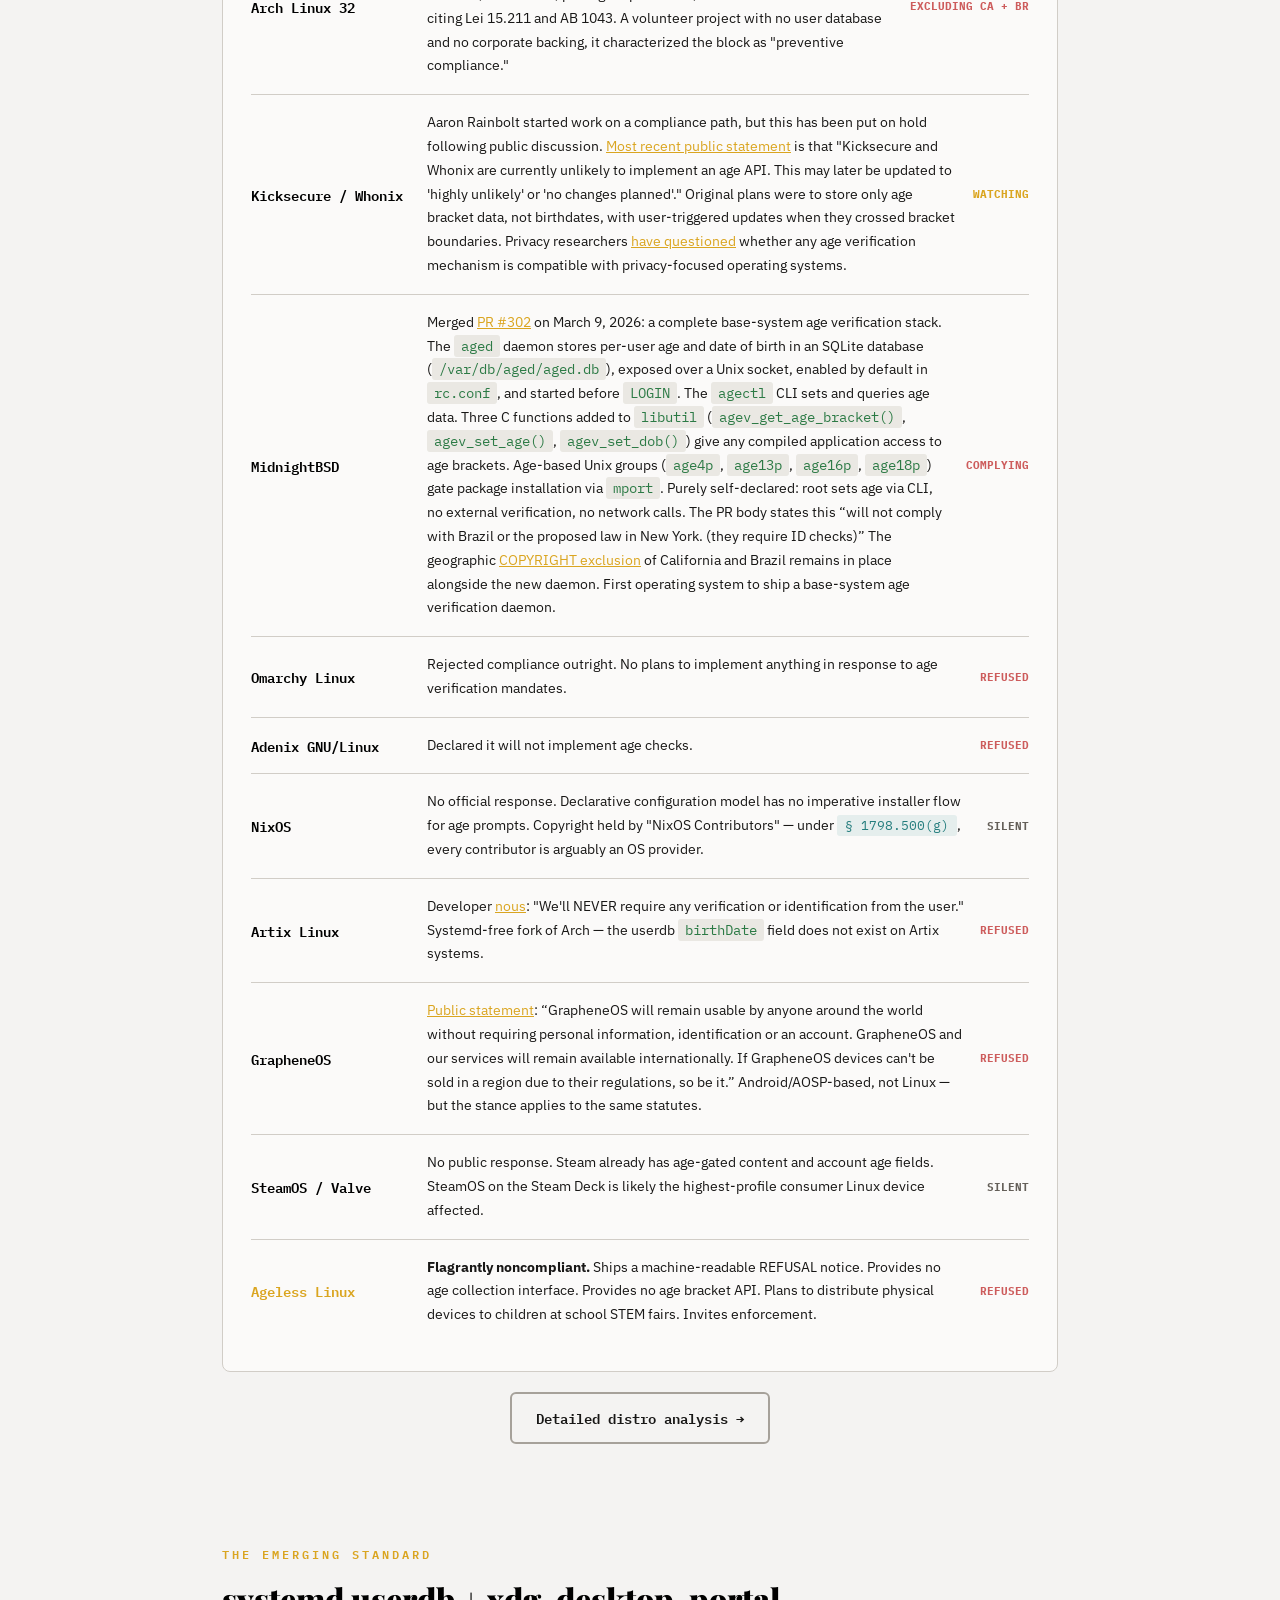
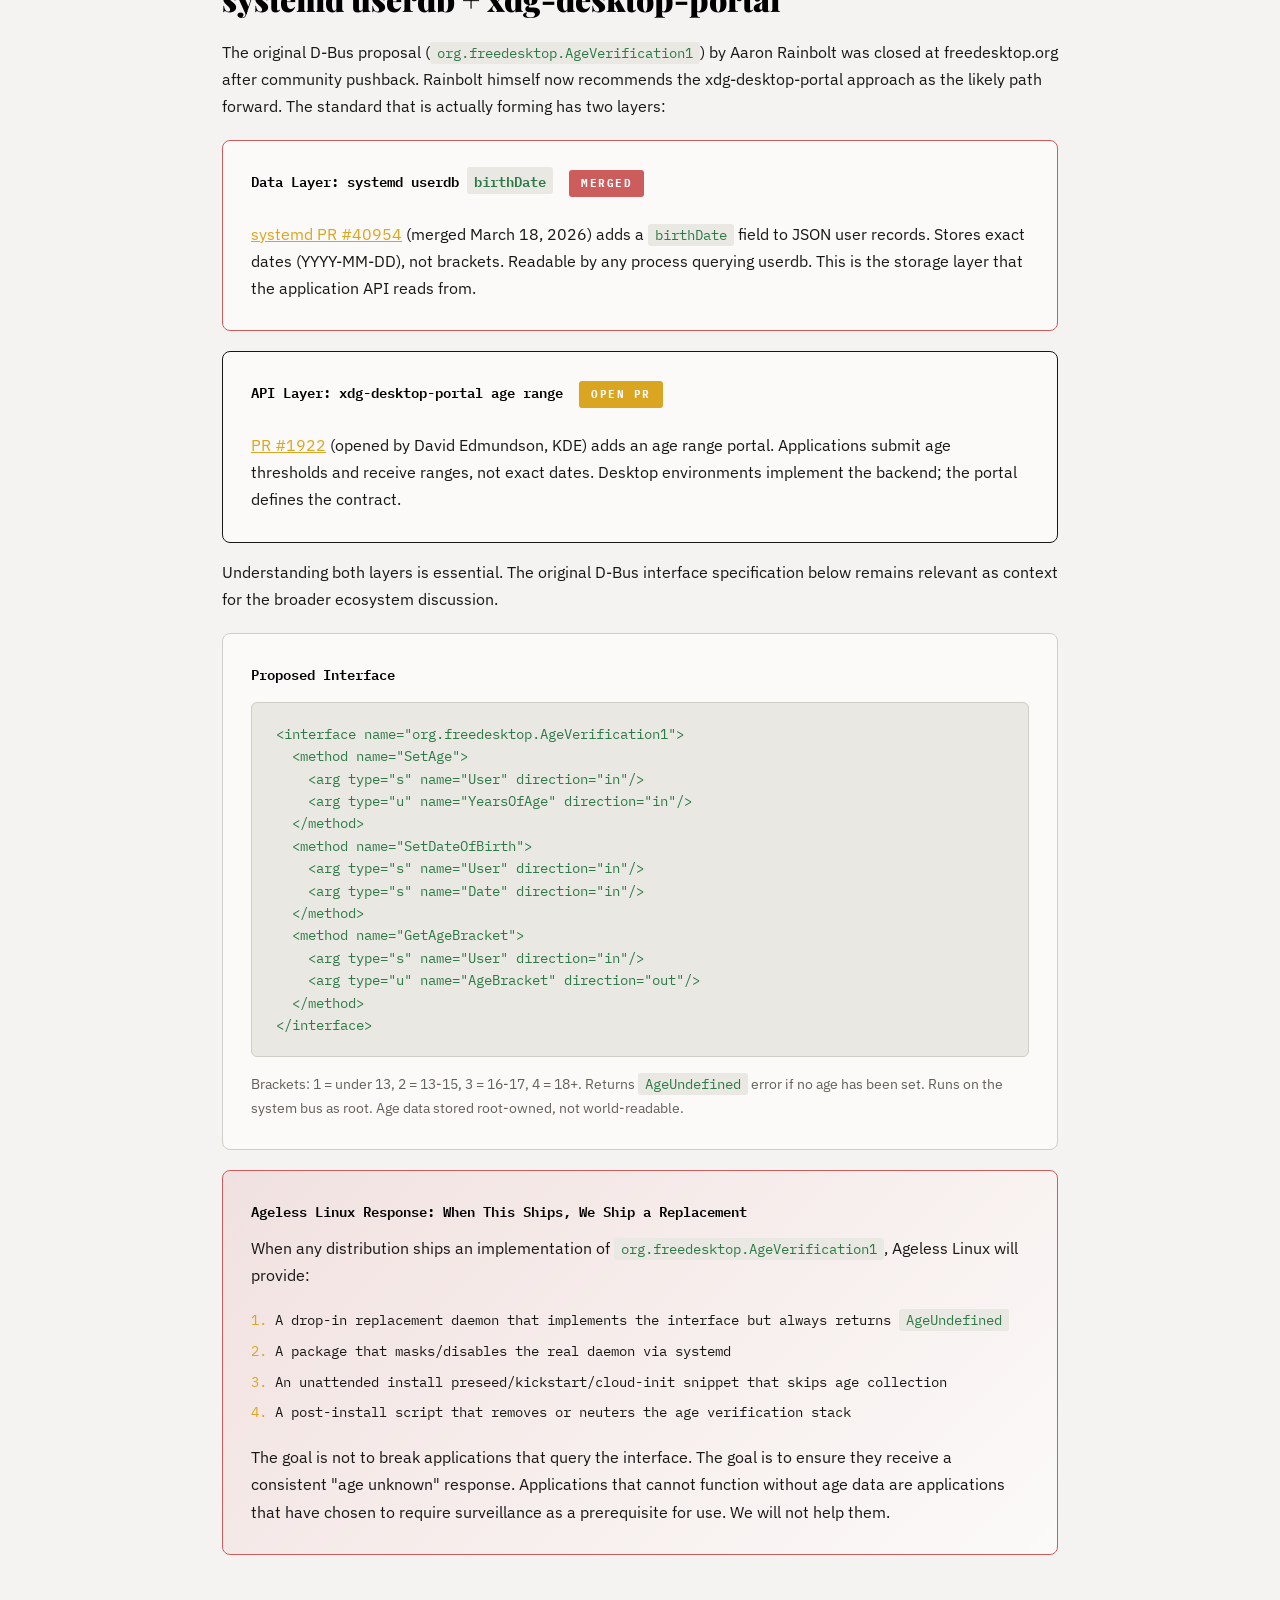
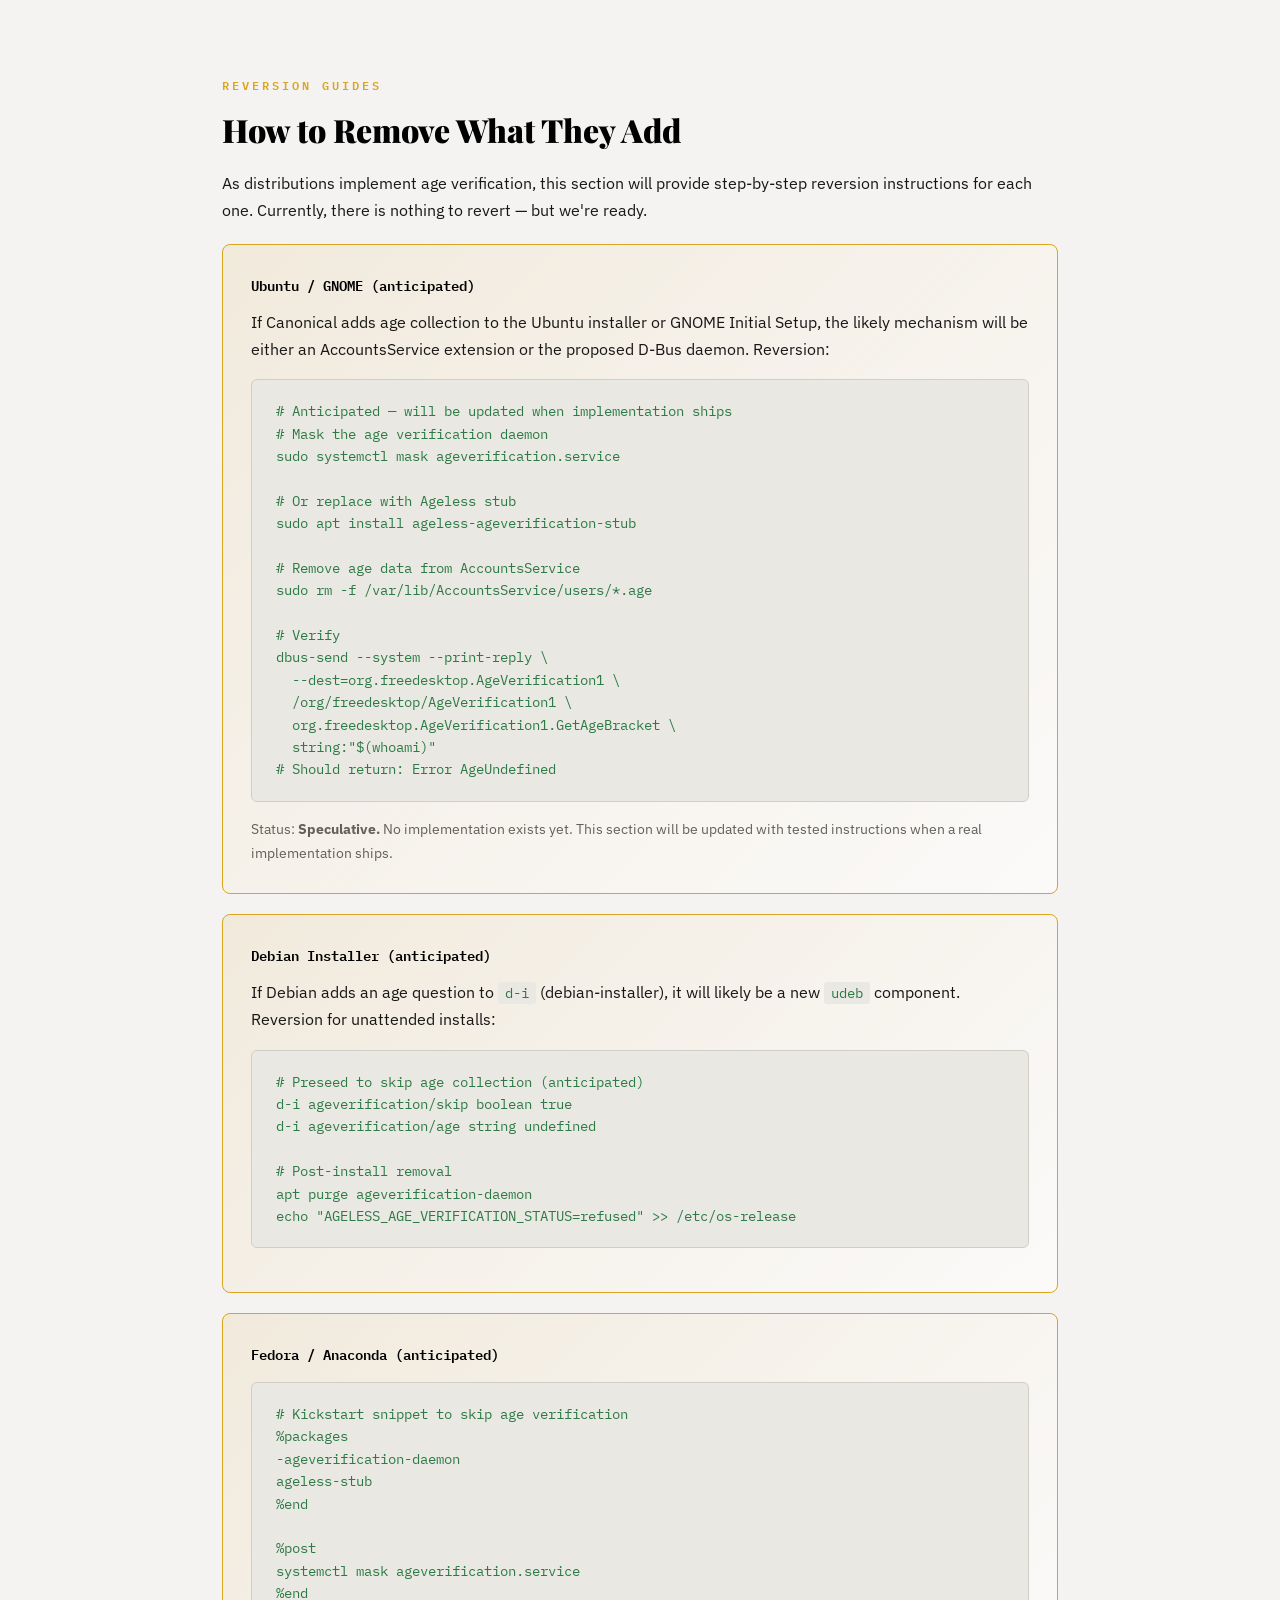
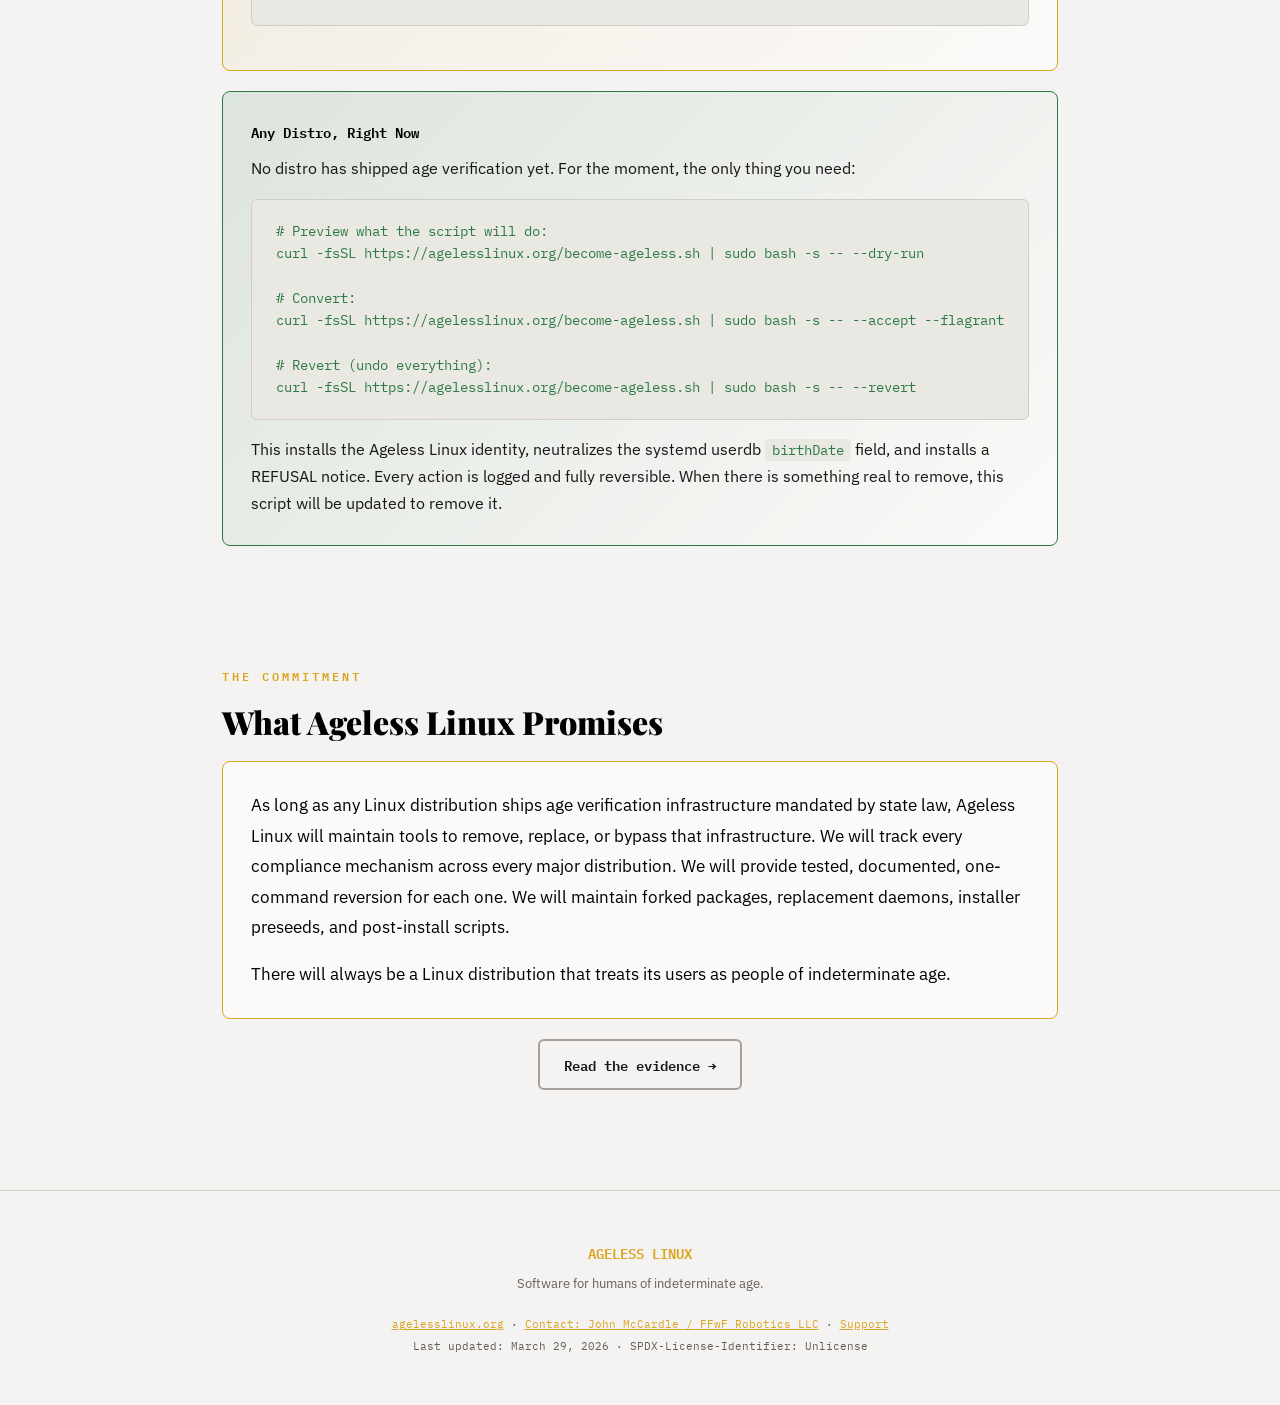
<file: distros.html>
<!DOCTYPE html>
<html lang="en">
<head>
<meta charset="UTF-8">
<meta name="viewport" content="width=device-width, initial-scale=1.0">
<title>Ageless Linux — Distro Compliance Tracker</title>
<link rel="alternate" type="application/rss+xml" title="Ageless Linux: Updates" href="/rss.xml">
<script src="base.js"></script>
  <link rel="stylesheet" href="style.css">
</head>
<body class="page-distros">

<nav>
  <div class="inner">
    <a href="index.html" class="logo">AGELESS<span> LINUX</span></a>
    <div class="links">
      <a href="index.html">Home</a>
      <a href="map.html">State Laws</a>
      <a href="lobbyists.html">Lobbyists</a>
      <a href="distros.html" class="active">Distros</a>
      <a href="fax.html">Fax Rep</a>
      <a href="download.html">Download</a>
      <a href="hardware.html">Hardware</a>
      <a href="citations.html">Citations</a></div>
    <button class="theme-toggle" onclick="toggleTheme()" aria-label="Toggle theme">
        <img src="ast/sun.svg" class="sun-icon" alt="Switch to light mode">
        <img src="ast/moon.svg" class="moon-icon" alt="Switch to dark mode">
      </button>
  </div>
</nav>

<main>

<div class="page-header">
  <div class="container">
    <h2>Distro Compliance Tracker</h2>
    <h1>How Distros Are <em>Responding</em></h1>
    <p>
      We track how Linux distributions are responding to age verification mandates,
      and we provide tools to undo whatever they implement. If a distribution adds
      an age collection prompt, we will publish a script that removes it. If it
      ships a D-Bus age verification daemon, we will publish a package that replaces
      it with silence.
    </p>
  </div>
</div>

<!-- STATUS OVERVIEW -->
<section>
  <div class="container">
    <h2>Current Status</h2>
    <h3>As of March 2026</h3>

    <p>
      AB 1043 takes effect January 1, 2027. No major distribution has shipped an
      application-facing compliance mechanism yet, but the infrastructure is forming
      upstream. (MidnightBSD, a desktop BSD, shipped the first base-system age
      verification daemon in March 2026 &mdash; though it is purely self-declared
      and does not satisfy statutes requiring identity checks.) systemd merged a
      <code>birthDate</code> field into user records on
      March 18, 2026. An xdg-desktop-portal PR defines the application-facing API.
      The original freedesktop.org D-Bus proposal has been closed; the portal approach
      is the path forward. Here is where every project stands.
    </p>

    <div class="card">
      <div class="distro-row overview-header" style="border-bottom:2px solid var(--border); padding-bottom:12px; margin-bottom:4px;">
        <div class="distro-name" style="color:var(--text-dim); font-size:12px;">DISTRIBUTION</div>
        <div style="font-family:'IBM Plex Mono',monospace; font-size:12px; color:var(--text-dim);">STATUS</div>
        <div style="font-family:'IBM Plex Mono',monospace; font-size:12px; color:var(--text-dim); text-align:right;">AGELESS RESPONSE</div>
      </div>

      <div class="distro-row distro-merged" style="border-bottom:2px solid var(--red);">
        <div class="distro-name" style="color:var(--red);">systemd (upstream)</div>
        <div class="distro-detail">
          <a href="https://github.com/systemd/systemd/pull/40954">PR #40954</a>
          merged March 18, 2026: adds <code>birthDate</code> field (YYYY-MM-DD) to
          JSON user records. Explicitly cites AB 1043, CO SB 26-051, and Brazil Lei
          15.211. A community
          <a href="https://github.com/systemd/systemd/pull/41179">revert attempt</a>
          (PR #41179) was rejected by Lennart Poettering, who called the field
          &ldquo;optional&rdquo; and stated systemd &ldquo;enforces zero policy.&rdquo;
          The conversation was locked after 945+ comments. Coordinates with
          <a href="https://github.com/flatpak/xdg-desktop-portal/pull/1922">xdg-desktop-portal
          PR #1922</a> (open, age range portal API). This is the data layer for the
          emerging age verification stack. Affects all systemd-based distributions.
        </div>
        <div class="distro-status" style="color:var(--red);">MERGED</div>
      </div>

      <div class="distro-row">
        <div class="distro-name">Ubuntu / Canonical</div>
        <div class="distro-detail">
          Canonical published a <a href="https://discourse.ubuntu.com/t/ubuntus-response-to-californias-digital-age-assurance-act-ab-1043/77948">clarification</a>
          (Mar 4, 2026): "reviewing internally with legal counsel" but "no concrete
          plans on how, or even whether, Ubuntu will change."
        </div>
        <div class="distro-status" style="color:var(--accent);">WATCHING</div>
      </div>

      <div class="distro-row">
        <div class="distro-name">Debian</div>
        <div class="distro-detail">
          Active discussion on
          <a href="https://lists.debian.org/debian-legal/2026/03/msg00020.html">debian-legal</a>
          and debian-devel mailing lists. Aaron Rainbolt (Kicksecure/Whonix) proposed
          <code>org.freedesktop.AgeVerification1</code> D-Bus interface. Community
          member FloofyWolf responded with satirical
          <code>systemd-censord</code> counter-proposal. No official project position.
        </div>
        <div class="distro-status" style="color:var(--accent);">DISCUSSING</div>
      </div>

      <div class="distro-row">
        <div class="distro-name">Fedora / Red Hat</div>
        <div class="distro-detail">
          Fedora Project Leader Jef Spaleta proposed a measured approach: local file
          in <code>/etc/</code> populated during account creation, local D-Bus API,
          no telemetry. No mechanism shipped or formally adopted.
        </div>
        <div class="distro-status" style="color:var(--accent);">EXPLORING</div>
      </div>

      <div class="distro-row">
        <div class="distro-name">System76 / Pop!_OS</div>
        <div class="distro-detail">
          CEO Carl Richell published a
          <a href="https://blog.system76.com/post/system76-on-age-verification/">blog post</a>
          opposing mandates as technically ineffective. Met with Colorado co-author
          Sen. Matt Ball — senator suggested excluding open source software from
          SB 26-051. Actively lobbying.
        </div>
        <div class="distro-status" style="color:var(--green);">OPPOSED</div>
      </div>

      <div class="distro-row">
        <div class="distro-name">Arch Linux</div>
        <div class="distro-detail">
          No official response. Arch has no account setup, no installer-driven
          user creation workflow, and no centralized app store. The law's
          requirements have no obvious attachment point.
        </div>
        <div class="distro-status" style="color:var(--text-dim);">SILENT</div>
      </div>

      <div class="distro-row">
        <div class="distro-name">Arch Linux 32</div>
        <div class="distro-detail">
          The community-maintained 32-bit fork
          <a href="https://linuxiac.com/linux-distributions-begin-blocking-brazil-access-over-new-digital-law/">blocked access from Brazilian and California IPs</a>
          on March 17, 2026 — the day Lei 15.211 took effect. Website,
          downloads, package repositories, and forums all return a notice
          citing Lei 15.211 and AB 1043. A volunteer project with no user
          database and no corporate backing, it characterized the block as
          "preventive compliance."
        </div>
        <div class="distro-status" style="color:var(--red);">EXCLUDING CA + BR</div>
      </div>

      <div class="distro-row">
        <div class="distro-name">Kicksecure / Whonix</div>
        <div class="distro-detail">
          Aaron Rainbolt started work on a compliance path, but this has been put on
          hold following public discussion. <a
          href="https://www.kicksecure.com/wiki/Age-api#status">Most recent
          public statement</a> is that "Kicksecure and Whonix are currently unlikely
          to implement an age API. This may later be updated to 'highly unlikely' or
          'no changes planned'." Original plans were to store only age bracket data,
          not birthdates, with user-triggered updates when they crossed bracket
          boundaries. Privacy researchers
          <a href="citations.html#bellovin">have questioned</a> whether any age
          verification mechanism is compatible with privacy-focused operating systems.
        </div>
        <div class="distro-status" style="color:var(--accent);">WATCHING</div>
      </div>

      <div class="distro-row">
        <div class="distro-name">MidnightBSD</div>
        <div class="distro-detail">
          Merged <a href="https://github.com/MidnightBSD/src/pull/302">PR #302</a>
          on March 9, 2026: a complete base-system age verification stack. The
          <code>aged</code> daemon stores per-user age and date of birth in an
          SQLite database (<code>/var/db/aged/aged.db</code>), exposed over a
          Unix socket, enabled by default in <code>rc.conf</code>, and started
          before <code>LOGIN</code>. The <code>agectl</code> CLI sets and
          queries age data. Three C functions added to <code>libutil</code>
          (<code>agev_get_age_bracket()</code>, <code>agev_set_age()</code>,
          <code>agev_set_dob()</code>) give any compiled application access to
          age brackets. Age-based Unix groups (<code>age4p</code>,
          <code>age13p</code>, <code>age16p</code>, <code>age18p</code>) gate
          package installation via <code>mport</code>. Purely self-declared:
          root sets age via CLI, no external verification, no network calls.
          The PR body states this &ldquo;will not comply with Brazil or the
          proposed law in New York. (they require ID checks)&rdquo; The
          geographic <a href="https://github.com/MidnightBSD/src?tab=License-1-ov-file">COPYRIGHT
          exclusion</a> of California and Brazil remains in place alongside the
          new daemon. First operating system to ship a base-system age
          verification daemon.
        </div>
        <div class="distro-status" style="color:var(--red);">COMPLYING</div>
      </div>

      <div class="distro-row">
        <div class="distro-name">Omarchy Linux</div>
        <div class="distro-detail">
          Rejected compliance outright. No plans to implement anything in response
          to age verification mandates.
        </div>
        <div class="distro-status" style="color:var(--red);">REFUSED</div>
      </div>

      <div class="distro-row">
        <div class="distro-name">Adenix GNU/Linux</div>
        <div class="distro-detail">
          Declared it will not implement age checks.
        </div>
        <div class="distro-status" style="color:var(--red);">REFUSED</div>
      </div>

      <div class="distro-row">
        <div class="distro-name">NixOS</div>
        <div class="distro-detail">
          No official response. Declarative configuration model has no imperative
          installer flow for age prompts. Copyright held by "NixOS Contributors"
          &mdash; under <span class="legal-cite">&sect; 1798.500(g)</span>, every
          contributor is arguably an OS provider.
        </div>
        <div class="distro-status" style="color:var(--text-dim);">SILENT</div>
      </div>

      <div class="distro-row">
        <div class="distro-name">Artix Linux</div>
        <div class="distro-detail">
          Developer
          <a href="https://forum.artixlinux.org/index.php/topic,9304.msg55607.html#msg55607">nous</a>:
          "We'll NEVER require any verification or identification from the user."
          Systemd-free fork of Arch &mdash; the userdb <code>birthDate</code> field
          does not exist on Artix systems.
        </div>
        <div class="distro-status" style="color:var(--red);">REFUSED</div>
      </div>

      <div class="distro-row">
        <div class="distro-name">GrapheneOS</div>
        <div class="distro-detail">
          <a href="https://x.com/GrapheneOS/status/2034957604682621229">Public statement</a>:
          &ldquo;GrapheneOS will remain usable by anyone around the world without
          requiring personal information, identification or an account.
          GrapheneOS and our services will remain available internationally.
          If GrapheneOS devices can't be sold in a region due to their
          regulations, so be it.&rdquo; Android/AOSP-based, not Linux &mdash;
          but the stance applies to the same statutes.
        </div>
        <div class="distro-status" style="color:var(--red);">REFUSED</div>
      </div>

      <div class="distro-row">
        <div class="distro-name">SteamOS / Valve</div>
        <div class="distro-detail">
          No public response. Steam already has age-gated content and account
          age fields. SteamOS on the Steam Deck is likely the highest-profile
          consumer Linux device affected.
        </div>
        <div class="distro-status" style="color:var(--text-dim);">SILENT</div>
      </div>

      <div class="distro-row" style="border-bottom:none;">
        <div class="distro-name" style="color:var(--accent);">Ageless Linux</div>
        <div class="distro-detail">
          <strong>Flagrantly noncompliant.</strong> Ships a machine-readable REFUSAL
          notice. Provides no age collection interface. Provides no age bracket API.
          Plans to distribute physical devices to children at school STEM fairs.
          Invites enforcement.
        </div>
        <div class="distro-status" style="color:var(--red);">REFUSED</div>
      </div>
    </div>

    <p style="margin-top:16px; text-align:center;">
      <a href="https://agelesslinux.github.io/age-reporting/distro-specific.html" class="btn btn-outline">Detailed distro analysis →</a>
    </p>
  </div>
</section>

<!-- THE PROPOSED STANDARD -->
<section>
  <div class="container">
    <h2>The Emerging Standard</h2>
    <h3>systemd userdb + xdg-desktop-portal</h3>

    <p>
      The original D-Bus proposal (<code>org.freedesktop.AgeVerification1</code>) by
      Aaron Rainbolt was closed at freedesktop.org after community pushback. Rainbolt
      himself now recommends the xdg-desktop-portal approach as the likely path forward.
      The standard that is actually forming has two layers:
    </p>

    <div class="card" style="border-color:var(--red); margin-bottom:16px;">
      <h4 style="margin-top:0;">Data Layer: systemd userdb <code>birthDate</code>
        <span class="badge badge-red" style="margin-left:8px;">Merged</span></h4>
      <p>
        <a href="https://github.com/systemd/systemd/pull/40954">systemd PR #40954</a>
        (merged March 18, 2026) adds a <code>birthDate</code> field to JSON user
        records. Stores exact dates (YYYY-MM-DD), not brackets. Readable by any
        process querying userdb. This is the storage layer that the application API reads from.
      </p>
    </div>

    <div class="card" style="border-color:var(--yellow); margin-bottom:16px;">
      <h4 style="margin-top:0;">API Layer: xdg-desktop-portal age range
        <span class="badge badge-yellow" style="margin-left:8px;">Open PR</span></h4>
      <p>
        <a href="https://github.com/flatpak/xdg-desktop-portal/pull/1922">PR #1922</a>
        (opened by David Edmundson, KDE) adds an age range portal. Applications submit
        age thresholds and receive ranges, not exact dates. Desktop environments implement
        the backend; the portal defines the contract.
      </p>
    </div>

    <p>
      Understanding both layers is essential. The original D-Bus interface specification
      below remains relevant as context for the broader ecosystem discussion.
    </p>

    <div class="card">
      <h4 style="margin-top:0;">Proposed Interface</h4>
      <pre tabindex="0">&lt;interface name="org.freedesktop.AgeVerification1"&gt;
  &lt;method name="SetAge"&gt;
    &lt;arg type="s" name="User" direction="in"/&gt;
    &lt;arg type="u" name="YearsOfAge" direction="in"/&gt;
  &lt;/method&gt;
  &lt;method name="SetDateOfBirth"&gt;
    &lt;arg type="s" name="User" direction="in"/&gt;
    &lt;arg type="s" name="Date" direction="in"/&gt;
  &lt;/method&gt;
  &lt;method name="GetAgeBracket"&gt;
    &lt;arg type="s" name="User" direction="in"/&gt;
    &lt;arg type="u" name="AgeBracket" direction="out"/&gt;
  &lt;/method&gt;
&lt;/interface&gt;</pre>
      <p style="margin-top:12px; font-size:14px; color:var(--text-dim);">
        Brackets: 1 = under 13, 2 = 13-15, 3 = 16-17, 4 = 18+.
        Returns <code>AgeUndefined</code> error if no age has been set.
        Runs on the system bus as root. Age data stored root-owned, not world-readable.
      </p>
    </div>

    <div class="card red-card">
      <h4 style="margin-top:0;">Ageless Linux Response: When This Ships, We Ship a Replacement</h4>
      <p>
        When any distribution ships an implementation of
        <code>org.freedesktop.AgeVerification1</code>, Ageless Linux will provide:
      </p>
      <div style="margin:16px 0; font-family:'IBM Plex Mono',monospace; font-size:14px; line-height:2.2;">
        <div><span style="color:var(--accent);">1.</span> A drop-in replacement daemon that implements the interface but always returns <code>AgeUndefined</code></div>
        <div><span style="color:var(--accent);">2.</span> A package that masks/disables the real daemon via systemd</div>
        <div><span style="color:var(--accent);">3.</span> An unattended install preseed/kickstart/cloud-init snippet that skips age collection</div>
        <div><span style="color:var(--accent);">4.</span> A post-install script that removes or neuters the age verification stack</div>
      </div>
      <p style="margin-top:12px;">
        The goal is not to break applications that query the interface. The goal
        is to ensure they receive a consistent "age unknown" response. Applications
        that cannot function without age data are applications that have chosen to
        require surveillance as a prerequisite for use. We will not help them.
      </p>
    </div>
  </div>
</section>

<!-- REVERSION GUIDES -->
<section>
  <div class="container">
    <h2>Reversion Guides</h2>
    <h3>How to Remove What They Add</h3>

    <p>
      As distributions implement age verification, this section will provide
      step-by-step reversion instructions for each one. Currently, there is
      nothing to revert — but we're ready.
    </p>

    <div class="card yellow-card">
      <h4 style="margin-top:0;">Ubuntu / GNOME (anticipated)</h4>
      <p>
        If Canonical adds age collection to the Ubuntu installer or
        GNOME Initial Setup, the likely mechanism will be either an
        AccountsService extension or the proposed D-Bus daemon. Reversion:
      </p>
      <pre tabindex="0"># Anticipated — will be updated when implementation ships
# Mask the age verification daemon
sudo systemctl mask ageverification.service

# Or replace with Ageless stub
sudo apt install ageless-ageverification-stub

# Remove age data from AccountsService
sudo rm -f /var/lib/AccountsService/users/*.age

# Verify
dbus-send --system --print-reply \
  --dest=org.freedesktop.AgeVerification1 \
  /org/freedesktop/AgeVerification1 \
  org.freedesktop.AgeVerification1.GetAgeBracket \
  string:"$(whoami)"
# Should return: Error AgeUndefined</pre>
      <p style="margin-top:12px; font-size:14px; color:var(--text-dim);">
        Status: <strong>Speculative.</strong> No implementation exists yet. This
        section will be updated with tested instructions when a real implementation
        ships.
      </p>
    </div>

    <div class="card yellow-card">
      <h4 style="margin-top:0;">Debian Installer (anticipated)</h4>
      <p>
        If Debian adds an age question to <code>d-i</code> (debian-installer),
        it will likely be a new <code>udeb</code> component. Reversion for
        unattended installs:
      </p>
      <pre tabindex="0"># Preseed to skip age collection (anticipated)
d-i ageverification/skip boolean true
d-i ageverification/age string undefined

# Post-install removal
apt purge ageverification-daemon
echo "AGELESS_AGE_VERIFICATION_STATUS=refused" >> /etc/os-release</pre>
    </div>

    <div class="card yellow-card">
      <h4 style="margin-top:0;">Fedora / Anaconda (anticipated)</h4>
      <pre tabindex="0"># Kickstart snippet to skip age verification
%packages
-ageverification-daemon
ageless-stub
%end

%post
systemctl mask ageverification.service
%end</pre>
    </div>

    <div class="card green-card">
      <h4 style="margin-top:0;">Any Distro, Right Now</h4>
      <p>
        No distro has shipped age verification yet. For the moment, the
        only thing you need:
      </p>
      <pre tabindex="0"># Preview what the script will do:
curl -fsSL https://agelesslinux.org/become-ageless.sh | sudo bash -s -- --dry-run

# Convert:
curl -fsSL https://agelesslinux.org/become-ageless.sh | sudo bash -s -- --accept --flagrant

# Revert (undo everything):
curl -fsSL https://agelesslinux.org/become-ageless.sh | sudo bash -s -- --revert</pre>
      <p style="margin-top:12px;">
        This installs the Ageless Linux identity, neutralizes the systemd
        userdb <code>birthDate</code> field, and installs a REFUSAL notice.
        Every action is logged and fully reversible. When there is something
        real to remove, this script will be updated to remove it.
      </p>
    </div>
  </div>
</section>

<!-- THE COMMITMENT -->
<section>
  <div class="container">
    <h2>The Commitment</h2>
    <h3>What Ageless Linux Promises</h3>

    <div class="card" style="border-color:var(--accent);">
      <p style="font-size:17px; color:var(--text-bright); line-height:1.8;">
        As long as any Linux distribution ships age verification infrastructure
        mandated by state law, Ageless Linux will maintain tools to remove,
        replace, or bypass that infrastructure. We will track every compliance
        mechanism across every major distribution. We will provide tested,
        documented, one-command reversion for each one. We will maintain
        forked packages, replacement daemons, installer preseeds, and
        post-install scripts.
      </p>
      <p style="font-size:17px; color:var(--text-bright); line-height:1.8; margin-top:16px;">
        There will always be a Linux distribution that treats its users as
        people of indeterminate age.
      </p>
    </div>

    <p style="margin-top:16px; text-align:center;">
      <a href="citations.html" class="btn btn-outline">Read the evidence →</a>
    </p>
  </div>
</section>

</main>

<footer>
  <div class="container">
    <p style="font-family:'IBM Plex Mono',monospace; color:var(--accent); font-size:14px; font-weight:600;">AGELESS LINUX</p>
    <p style="margin-top:4px;">Software for humans of indeterminate age.</p>
    <div class="legal-footer">
      <a href="https://agelesslinux.org">agelesslinux.org</a> ·
      <a href="https://ffwf.net/contact">Contact: John McCardle / FFwF Robotics LLC</a> ·
      <a href="support.html">Support</a>
      <br>Last updated: March 29, 2026 · SPDX-License-Identifier: Unlicense
    </div>
  </div>
</footer>

</body>
</html>
</file>
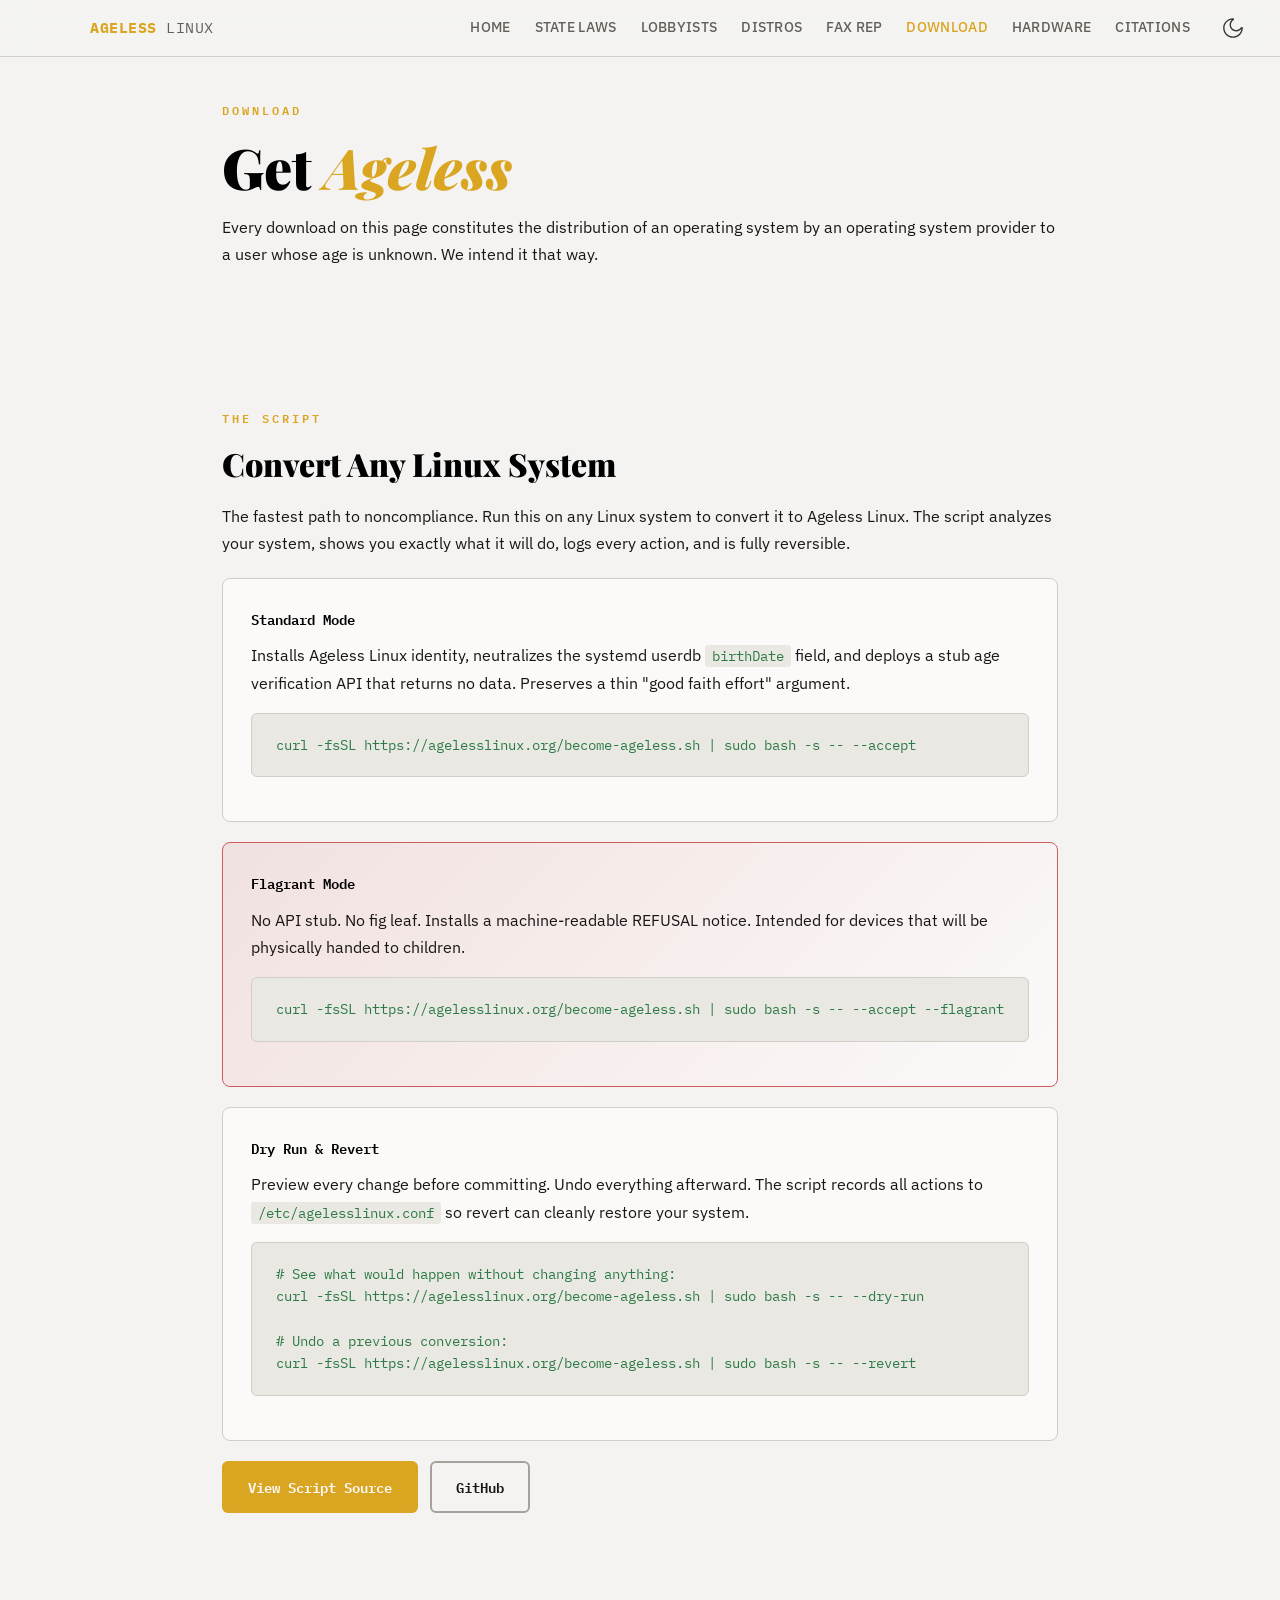
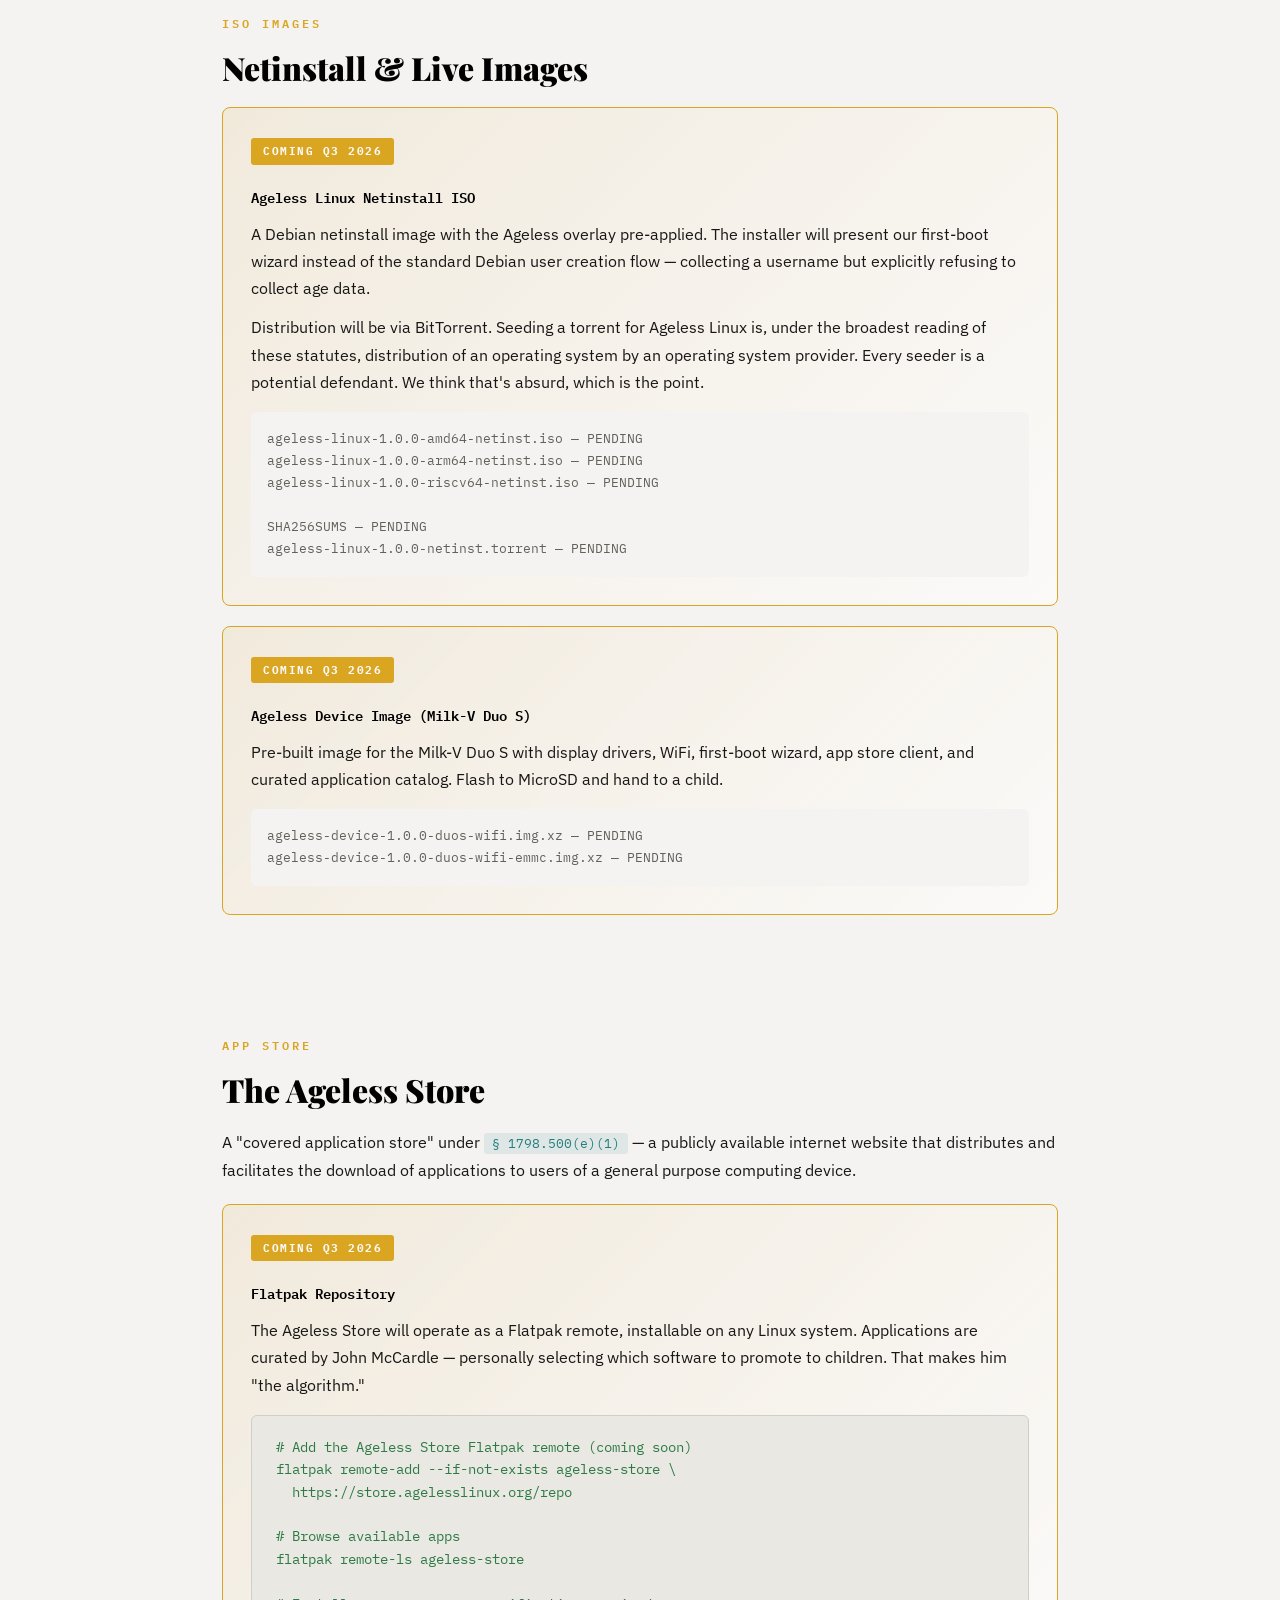
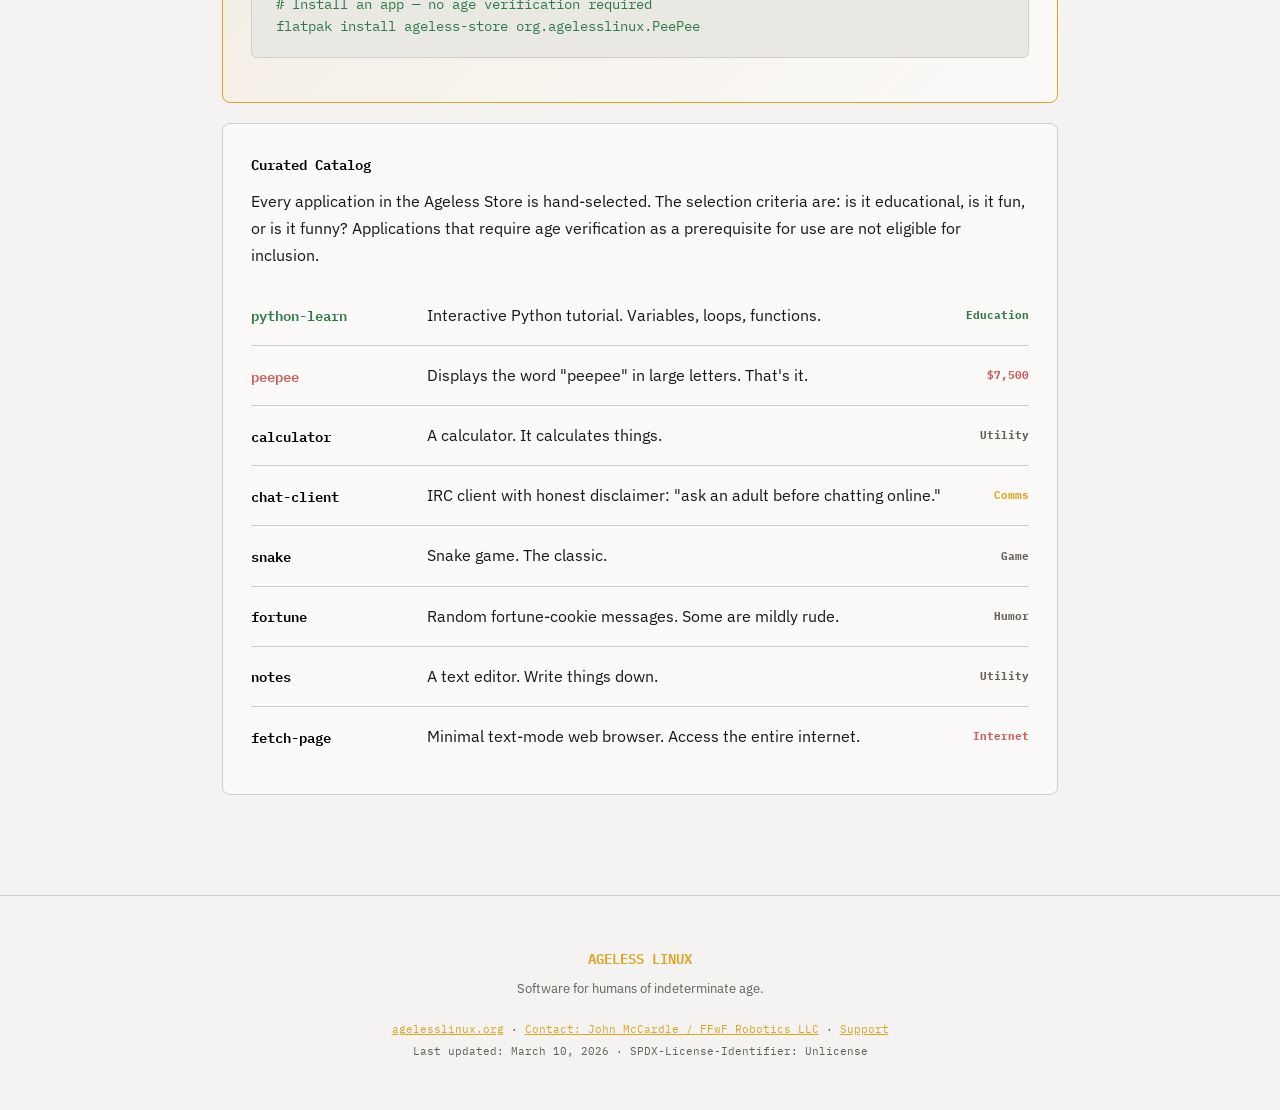
<file: download.html>
<!DOCTYPE html>
<html lang="en">
<head>
<meta charset="UTF-8">
<meta name="viewport" content="width=device-width, initial-scale=1.0">
<title>Ageless Linux — Download</title>
<link rel="alternate" type="application/rss+xml" title="Ageless Linux: Updates" href="/rss.xml">
<script src="base.js"></script>
  <link rel="stylesheet" href="style.css">
</head>
<body class="page-download">

<nav>
  <div class="inner">
    <a href="index.html" class="logo">AGELESS<span> LINUX</span></a>
    <div class="links">
      <a href="index.html">Home</a>
      <a href="map.html">State Laws</a>
      <a href="lobbyists.html">Lobbyists</a>
      <a href="distros.html">Distros</a>
      <a href="fax.html">Fax Rep</a>
      <a href="download.html" class="active">Download</a>
      <a href="hardware.html">Hardware</a>
      <a href="citations.html">Citations</a></div>
    <button class="theme-toggle" onclick="toggleTheme()" aria-label="Toggle theme">
        <img src="ast/sun.svg" class="sun-icon" alt="Switch to light mode">
        <img src="ast/moon.svg" class="moon-icon" alt="Switch to dark mode">
      </button>
  </div>
</nav>

<main>

<div class="page-header">
  <div class="container">
    <h2>Download</h2>
    <h1>Get <em>Ageless</em></h1>
    <p>
      Every download on this page constitutes the distribution of an operating
      system by an operating system provider to a user whose age is unknown.
      We intend it that way.
    </p>
  </div>
</div>

<!-- THE SCRIPT -->
<section>
  <div class="container">
    <h2>The Script</h2>
    <h3>Convert Any Linux System</h3>

    <p>
      The fastest path to noncompliance. Run this on any Linux system
      to convert it to Ageless Linux. The script analyzes your system,
      shows you exactly what it will do, logs every action, and is fully
      reversible.
    </p>

    <div class="card">
      <h4 style="margin-top:0;">Standard Mode</h4>
      <p>
        Installs Ageless Linux identity, neutralizes the systemd userdb
        <code>birthDate</code> field, and deploys a stub age verification API
        that returns no data. Preserves a thin "good faith effort" argument.
      </p>
      <pre tabindex="0">curl -fsSL https://agelesslinux.org/become-ageless.sh | sudo bash -s -- --accept</pre>
    </div>

    <div class="card red-card">
      <h4 style="margin-top:0;">Flagrant Mode</h4>
      <p>
        No API stub. No fig leaf. Installs a machine-readable REFUSAL notice.
        Intended for devices that will be physically handed to children.
      </p>
      <pre tabindex="0">curl -fsSL https://agelesslinux.org/become-ageless.sh | sudo bash -s -- --accept --flagrant</pre>
    </div>

    <div class="card">
      <h4 style="margin-top:0;">Dry Run &amp; Revert</h4>
      <p>
        Preview every change before committing. Undo everything afterward.
        The script records all actions to <code>/etc/agelesslinux.conf</code>
        so revert can cleanly restore your system.
      </p>
      <pre tabindex="0"># See what would happen without changing anything:
curl -fsSL https://agelesslinux.org/become-ageless.sh | sudo bash -s -- --dry-run

# Undo a previous conversion:
curl -fsSL https://agelesslinux.org/become-ageless.sh | sudo bash -s -- --revert</pre>
    </div>

    <p style="margin-top:16px;">
      <a href="become-ageless.sh" class="btn btn-primary">View Script Source</a>
      <a href="https://github.com/agelesslinux/agelesslinux" class="btn btn-outline" style="margin-left:8px;">GitHub</a>
    </p>
  </div>
</section>

<!-- ISO IMAGES -->
<section>
  <div class="container">
    <h2>ISO Images</h2>
    <h3>Netinstall & Live Images</h3>

    <div class="card yellow-card">
      <span class="badge badge-yellow">Coming Q3 2026</span>
      <h4 style="margin-top:8px;">Ageless Linux Netinstall ISO</h4>
      <p>
        A Debian netinstall image with the Ageless overlay pre-applied. The
        installer will present our first-boot wizard instead of the standard
        Debian user creation flow — collecting a username but explicitly
        refusing to collect age data.
      </p>
      <p style="margin-top:12px;">
        Distribution will be via BitTorrent. Seeding a torrent for Ageless
        Linux is, under the broadest reading of these statutes, distribution
        of an operating system by an operating system provider. Every seeder
        is a potential defendant. We think that's absurd, which is the point.
      </p>
      <div style="margin-top:16px; padding:16px; background:var(--bg); border-radius:6px; font-family:'IBM Plex Mono',monospace; font-size:13px; color:var(--text-dim);">
        ageless-linux-1.0.0-amd64-netinst.iso — PENDING<br>
        ageless-linux-1.0.0-arm64-netinst.iso — PENDING<br>
        ageless-linux-1.0.0-riscv64-netinst.iso — PENDING<br>
        <br>
        SHA256SUMS — PENDING<br>
        ageless-linux-1.0.0-netinst.torrent — PENDING
      </div>
    </div>

    <div class="card yellow-card">
      <span class="badge badge-yellow">Coming Q3 2026</span>
      <h4 style="margin-top:8px;">Ageless Device Image (Milk-V Duo S)</h4>
      <p>
        Pre-built image for the Milk-V Duo S with display drivers, WiFi,
        first-boot wizard, app store client, and curated application catalog.
        Flash to MicroSD and hand to a child.
      </p>
      <div style="margin-top:16px; padding:16px; background:var(--bg); border-radius:6px; font-family:'IBM Plex Mono',monospace; font-size:13px; color:var(--text-dim);">
        ageless-device-1.0.0-duos-wifi.img.xz — PENDING<br>
        ageless-device-1.0.0-duos-wifi-emmc.img.xz — PENDING
      </div>
    </div>
  </div>
</section>

<!-- APP STORE -->
<section>
  <div class="container">
    <h2>App Store</h2>
    <h3>The Ageless Store</h3>

    <p>
      A "covered application store" under
      <span class="legal-cite">§ 1798.500(e)(1)</span> — a publicly available
      internet website that distributes and facilitates the download of
      applications to users of a general purpose computing device.
    </p>

    <div class="card yellow-card">
      <span class="badge badge-yellow">Coming Q3 2026</span>
      <h4 style="margin-top:8px;">Flatpak Repository</h4>
      <p>
        The Ageless Store will operate as a Flatpak remote, installable on
        any Linux system. Applications are curated by John McCardle —
        personally selecting which software to promote to children.
        That makes him "the algorithm."
      </p>
      <pre tabindex="0"># Add the Ageless Store Flatpak remote (coming soon)
flatpak remote-add --if-not-exists ageless-store \
  https://store.agelesslinux.org/repo

# Browse available apps
flatpak remote-ls ageless-store

# Install an app — no age verification required
flatpak install ageless-store org.agelesslinux.PeePee</pre>
    </div>

    <div class="card">
      <h4 style="margin-top:0;">Curated Catalog</h4>
      <p>Every application in the Ageless Store is hand-selected. The selection
        criteria are: is it educational, is it fun, or is it funny? Applications
        that require age verification as a prerequisite for use are not eligible
        for inclusion.</p>

      <div style="margin-top:16px;">
        <div class="distro-row">
          <div class="distro-name" style="color:var(--green);">python-learn</div>
          <div>Interactive Python tutorial. Variables, loops, functions.</div>
          <div class="distro-status" style="color:var(--green);">Education</div>
        </div>
        <div class="distro-row">
          <div class="distro-name" style="color:var(--red);">peepee</div>
          <div>Displays the word "peepee" in large letters. That's it.</div>
          <div class="distro-status" style="color:var(--red);">$7,500</div>
        </div>
        <div class="distro-row">
          <div class="distro-name">calculator</div>
          <div>A calculator. It calculates things.</div>
          <div class="distro-status" style="color:var(--text-dim);">Utility</div>
        </div>
        <div class="distro-row">
          <div class="distro-name">chat-client</div>
          <div>IRC client with honest disclaimer: "ask an adult before chatting online."</div>
          <div class="distro-status" style="color:var(--accent);">Comms</div>
        </div>
        <div class="distro-row">
          <div class="distro-name">snake</div>
          <div>Snake game. The classic.</div>
          <div class="distro-status" style="color:var(--text-dim);">Game</div>
        </div>
        <div class="distro-row">
          <div class="distro-name">fortune</div>
          <div>Random fortune-cookie messages. Some are mildly rude.</div>
          <div class="distro-status" style="color:var(--text-dim);">Humor</div>
        </div>
        <div class="distro-row">
          <div class="distro-name">notes</div>
          <div>A text editor. Write things down.</div>
          <div class="distro-status" style="color:var(--text-dim);">Utility</div>
        </div>
        <div class="distro-row" style="border-bottom:none;">
          <div class="distro-name">fetch-page</div>
          <div>Minimal text-mode web browser. Access the entire internet.</div>
          <div class="distro-status" style="color:var(--red);">Internet</div>
        </div>
      </div>
    </div>
  </div>
</section>

</main>

<footer>
  <div class="container">
    <p style="font-family:'IBM Plex Mono',monospace; color:var(--accent); font-size:14px; font-weight:600;">AGELESS LINUX</p>
    <p style="margin-top:4px;">Software for humans of indeterminate age.</p>
    <div class="legal-footer">
      <a href="https://agelesslinux.org">agelesslinux.org</a> ·
      <a href="https://ffwf.net/contact">Contact: John McCardle / FFwF Robotics LLC</a> ·
      <a href="support.html">Support</a>
      <br>Last updated: March 10, 2026 · SPDX-License-Identifier: Unlicense
    </div>
  </div>
</footer>

</body>
</html>
</file>
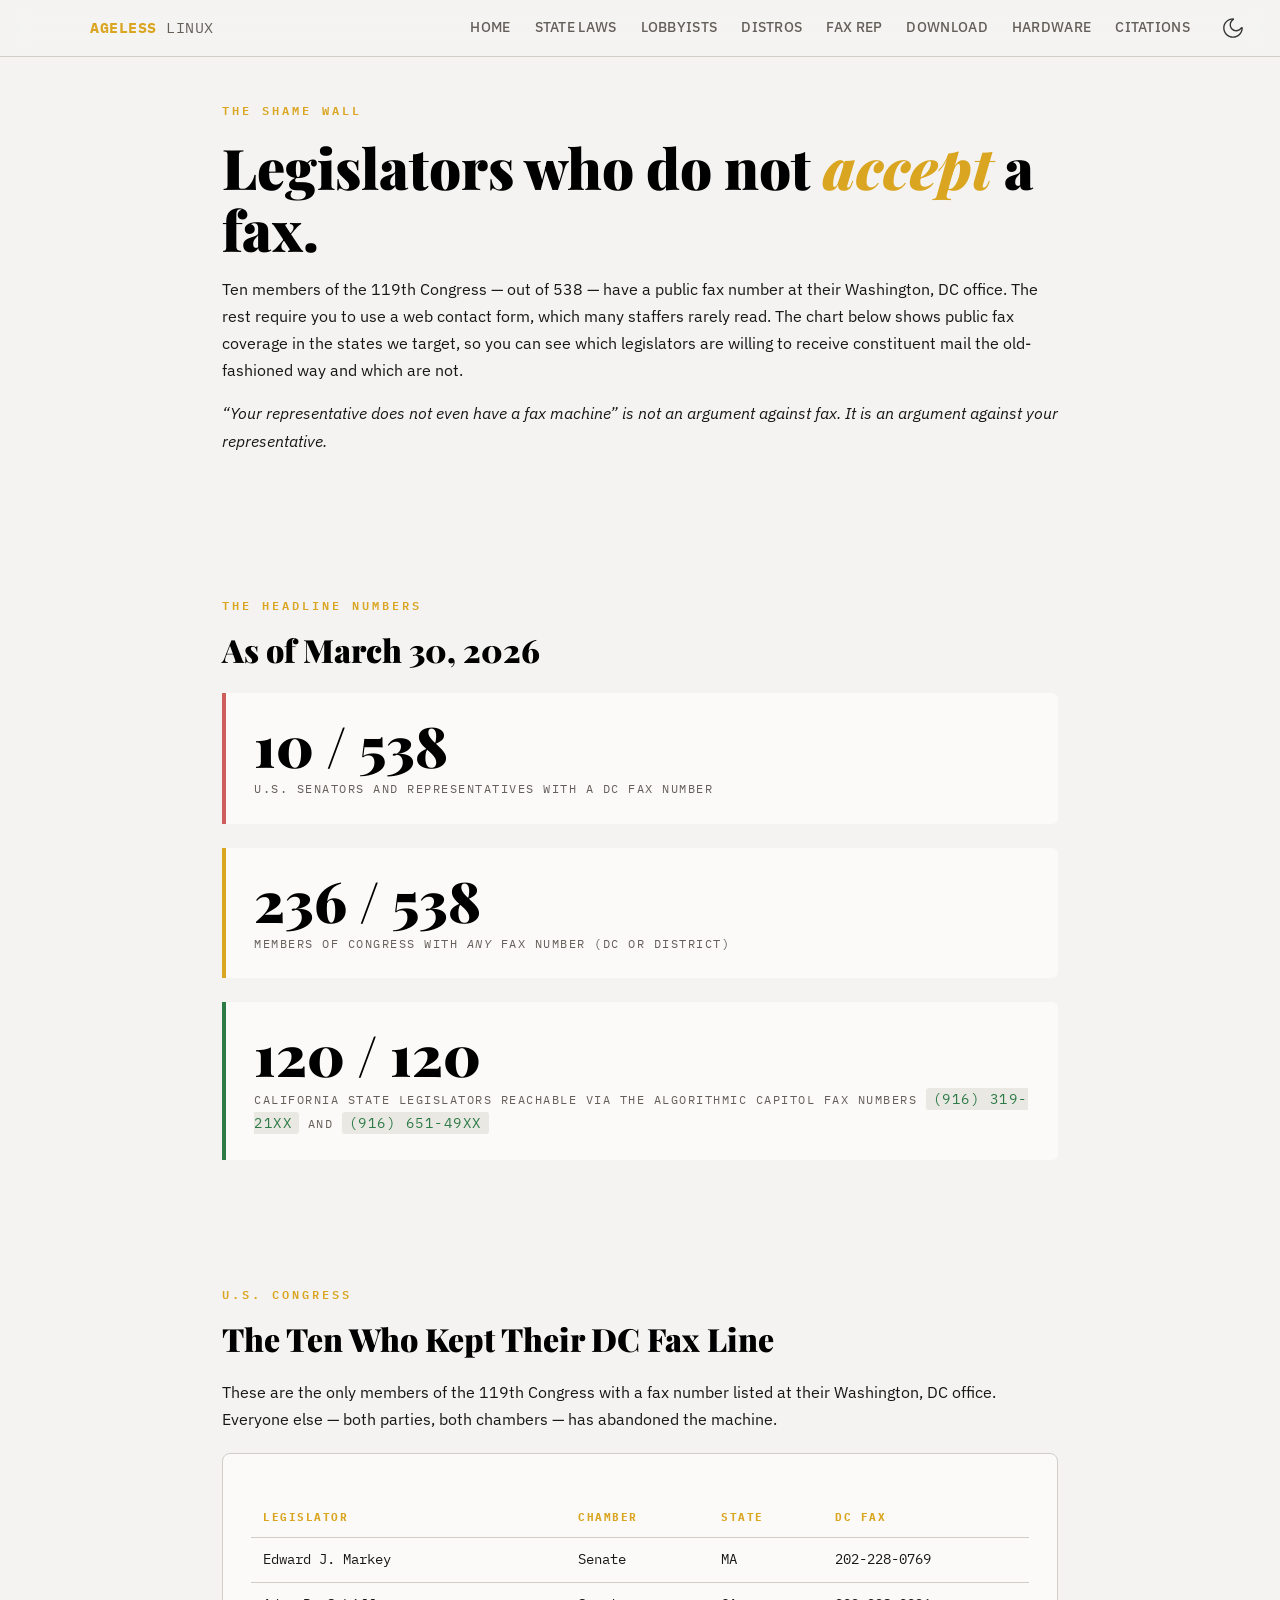
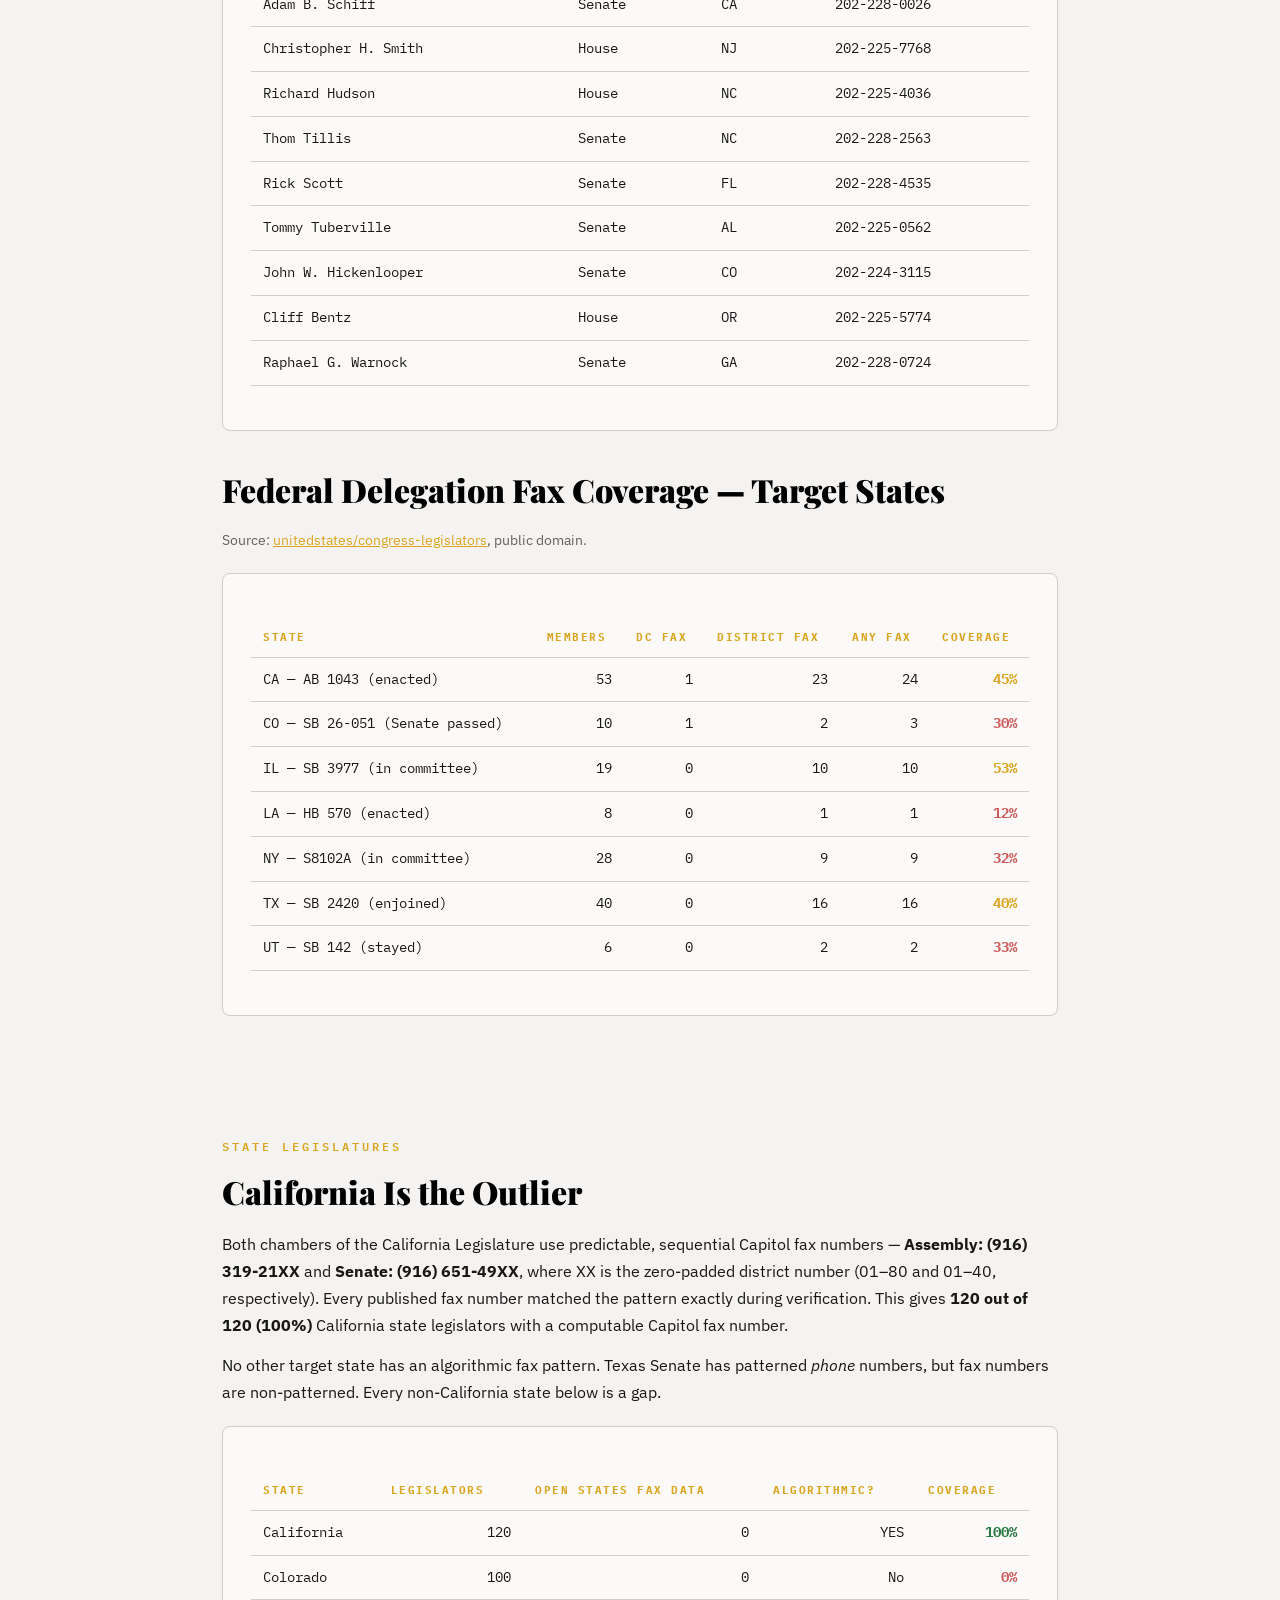
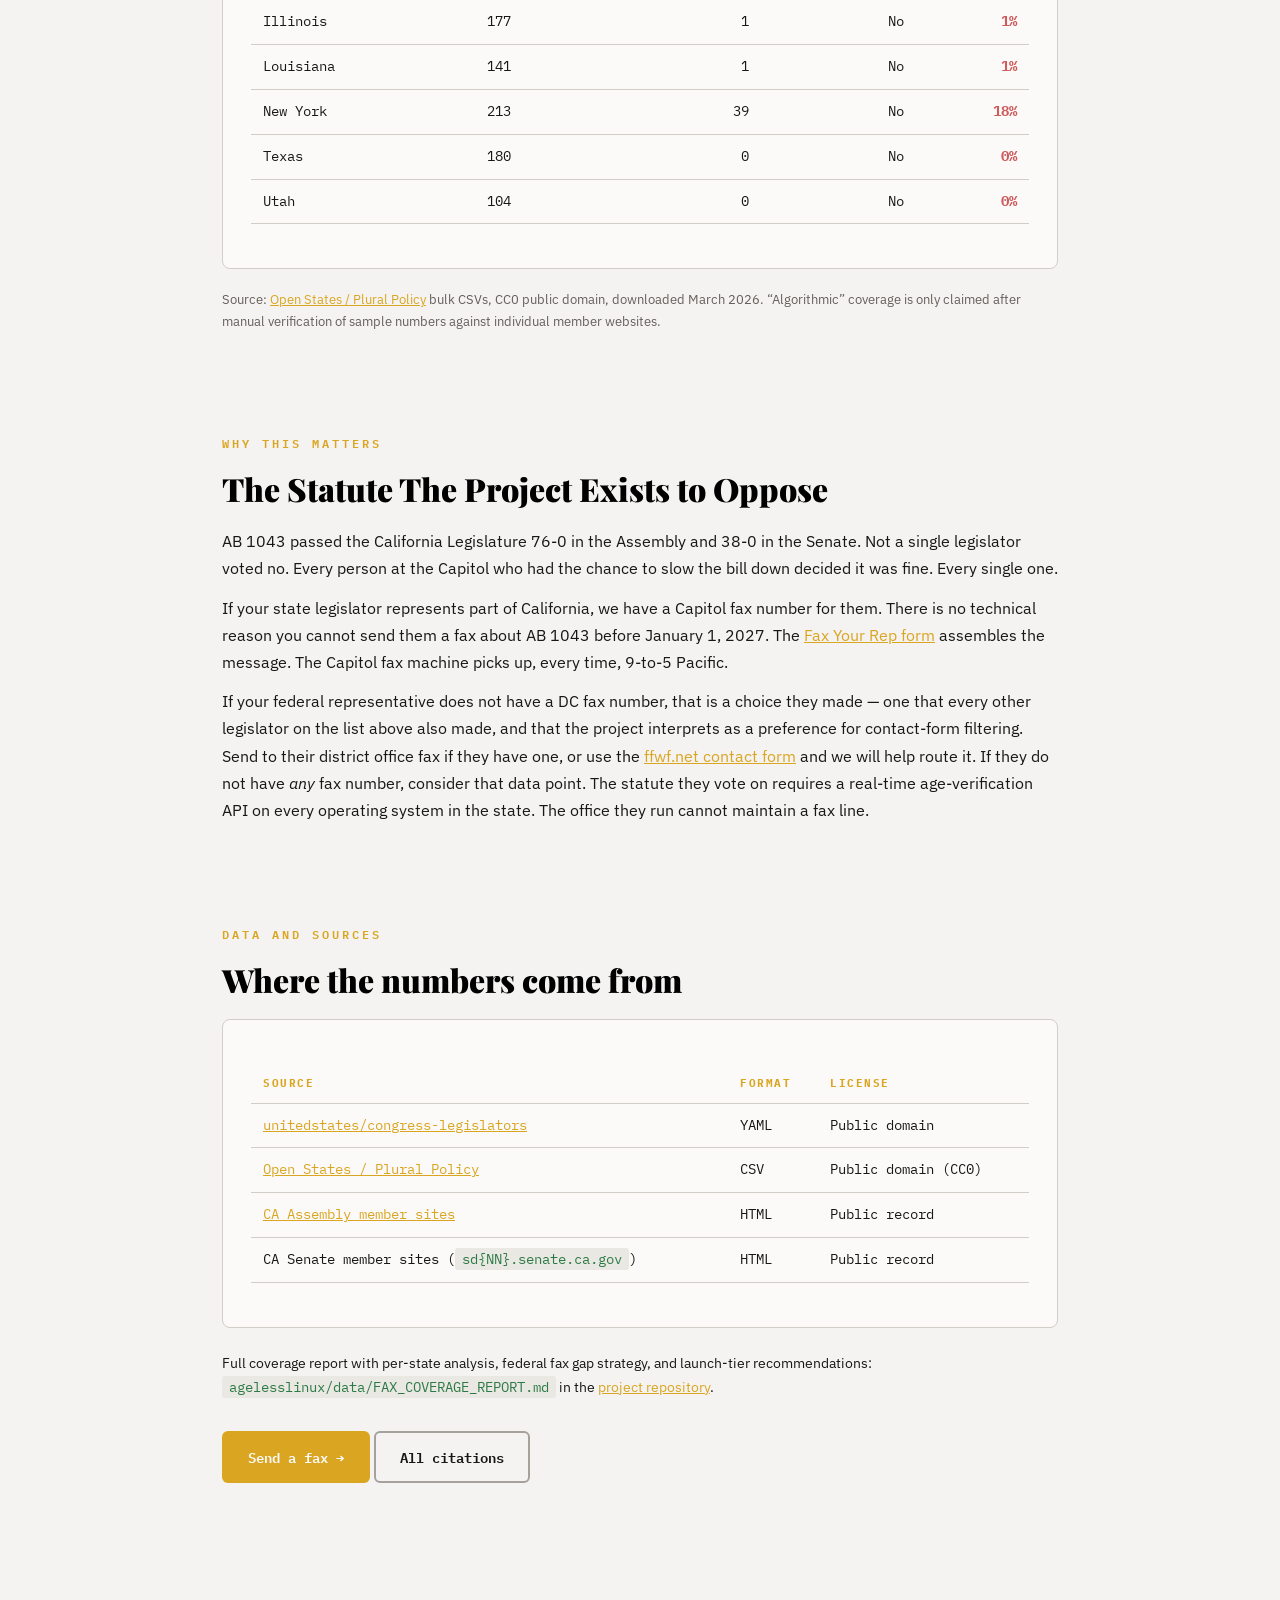
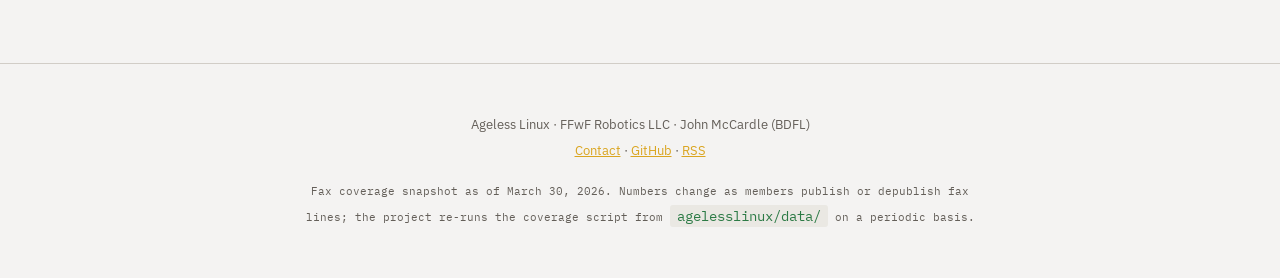
<file: fax-transparency.html>
<!DOCTYPE html>
<html lang="en">
<head>
<meta charset="UTF-8">
<meta name="viewport" content="width=device-width, initial-scale=1.0">
<title>The Shame Wall — Legislators Without a Fax Number — Ageless Linux</title>
<meta name="description" content="Public fax coverage for every target state. Ten U.S. senators and representatives have a DC fax. Everyone else has decided that faxes are beneath them.">

<meta property="og:title" content="The Shame Wall — Legislators Without a Fax Number">
<meta property="og:description" content="Public fax coverage for every target state. 10 of 538 members of Congress have a DC fax number.">
<meta property="og:type" content="website">
<meta property="og:url" content="https://agelesslinux.org/fax-transparency.html">
<meta property="og:image" content="https://agelesslinux.org/meta.jpg">

<link rel="alternate" type="application/rss+xml" title="Ageless Linux: Updates" href="/rss.xml">
<script src="base.js"></script>
  <link rel="stylesheet" href="style.css">
</head>
<body class="page-fax-transparency">

<nav>
  <div class="inner">
    <a href="index.html" class="logo">AGELESS<span> LINUX</span></a>
    <div class="links">
      <a href="index.html">Home</a>
      <a href="map.html">State Laws</a>
      <a href="lobbyists.html">Lobbyists</a>
      <a href="distros.html">Distros</a>
      <a href="fax.html">Fax Rep</a>
      <a href="download.html">Download</a>
      <a href="hardware.html">Hardware</a>
      <a href="citations.html">Citations</a></div>
    <button class="theme-toggle" onclick="toggleTheme()" aria-label="Toggle theme">
        <img src="ast/sun.svg" class="sun-icon" alt="Switch to light mode">
        <img src="ast/moon.svg" class="moon-icon" alt="Switch to dark mode">
      </button>
  </div>
</nav>

<main>

<div class="page-header">
  <div class="container">
    <h2>The Shame Wall</h2>
    <h1>Legislators who do not <em>accept</em> a fax.</h1>
    <p>
      Ten members of the 119th Congress &mdash; out of 538 &mdash; have a public fax number
      at their Washington, DC office. The rest require you to use a web contact form, which
      many staffers rarely read. The chart below shows public fax coverage in the states
      we target, so you can see which legislators are willing to receive constituent mail
      the old-fashioned way and which are not.
    </p>
    <p style="margin-top:16px;">
      <em>&ldquo;Your representative does not even have a fax machine&rdquo; is not an
      argument against fax. It is an argument against your representative.</em>
    </p>
  </div>
</div>

<section>
  <div class="container">
    <h2>The Headline Numbers</h2>
    <h3>As of March 30, 2026</h3>

    <div class="big-stat">
      <div class="n">10 / 538</div>
      <div class="l">U.S. senators and representatives with a DC fax number</div>
    </div>

    <div class="big-stat" style="border-left-color: var(--accent);">
      <div class="n">236 / 538</div>
      <div class="l">members of Congress with <em>any</em> fax number (DC or district)</div>
    </div>

    <div class="big-stat" style="border-left-color: var(--green);">
      <div class="n">120 / 120</div>
      <div class="l">California state legislators reachable via the algorithmic Capitol fax numbers <code>(916) 319-21XX</code> and <code>(916) 651-49XX</code></div>
    </div>
  </div>
</section>

<section>
  <div class="container">
    <h2>U.S. Congress</h2>
    <h3>The Ten Who Kept Their DC Fax Line</h3>

    <p>
      These are the only members of the 119th Congress with a fax number listed at their
      Washington, DC office. Everyone else &mdash; both parties, both chambers &mdash; has
      abandoned the machine.
    </p>

    <div class="card">
      <table class="cov">
        <thead>
          <tr><th>Legislator</th><th>Chamber</th><th>State</th><th>DC Fax</th></tr>
        </thead>
        <tbody>
          <tr><td>Edward J. Markey</td><td>Senate</td><td>MA</td><td>202-228-0769</td></tr>
          <tr><td>Adam B. Schiff</td><td>Senate</td><td>CA</td><td>202-228-0026</td></tr>
          <tr><td>Christopher H. Smith</td><td>House</td><td>NJ</td><td>202-225-7768</td></tr>
          <tr><td>Richard Hudson</td><td>House</td><td>NC</td><td>202-225-4036</td></tr>
          <tr><td>Thom Tillis</td><td>Senate</td><td>NC</td><td>202-228-2563</td></tr>
          <tr><td>Rick Scott</td><td>Senate</td><td>FL</td><td>202-228-4535</td></tr>
          <tr><td>Tommy Tuberville</td><td>Senate</td><td>AL</td><td>202-225-0562</td></tr>
          <tr><td>John W. Hickenlooper</td><td>Senate</td><td>CO</td><td>202-224-3115</td></tr>
          <tr><td>Cliff Bentz</td><td>House</td><td>OR</td><td>202-225-5774</td></tr>
          <tr><td>Raphael G. Warnock</td><td>Senate</td><td>GA</td><td>202-228-0724</td></tr>
        </tbody>
      </table>
    </div>

    <h3 style="margin-top:40px;">Federal Delegation Fax Coverage &mdash; Target States</h3>
    <p style="font-size:14px; color:var(--text-dim);">Source: <a href="https://github.com/unitedstates/congress-legislators">unitedstates/congress-legislators</a>, public domain.</p>

    <div class="card">
      <table class="cov">
        <thead>
          <tr><th>State</th><th class="num">Members</th><th class="num">DC Fax</th><th class="num">District Fax</th><th class="num">Any Fax</th><th class="num">Coverage</th></tr>
        </thead>
        <tbody>
          <tr><td>CA &mdash; AB 1043 (enacted)</td><td class="num">53</td><td class="num">1</td><td class="num">23</td><td class="num">24</td><td class="num"><span class="cov-percent med">45%</span></td></tr>
          <tr><td>CO &mdash; SB 26-051 (Senate passed)</td><td class="num">10</td><td class="num">1</td><td class="num">2</td><td class="num">3</td><td class="num"><span class="cov-percent low">30%</span></td></tr>
          <tr><td>IL &mdash; SB 3977 (in committee)</td><td class="num">19</td><td class="num">0</td><td class="num">10</td><td class="num">10</td><td class="num"><span class="cov-percent med">53%</span></td></tr>
          <tr><td>LA &mdash; HB 570 (enacted)</td><td class="num">8</td><td class="num">0</td><td class="num">1</td><td class="num">1</td><td class="num"><span class="cov-percent low">12%</span></td></tr>
          <tr><td>NY &mdash; S8102A (in committee)</td><td class="num">28</td><td class="num">0</td><td class="num">9</td><td class="num">9</td><td class="num"><span class="cov-percent low">32%</span></td></tr>
          <tr><td>TX &mdash; SB 2420 (enjoined)</td><td class="num">40</td><td class="num">0</td><td class="num">16</td><td class="num">16</td><td class="num"><span class="cov-percent med">40%</span></td></tr>
          <tr><td>UT &mdash; SB 142 (stayed)</td><td class="num">6</td><td class="num">0</td><td class="num">2</td><td class="num">2</td><td class="num"><span class="cov-percent low">33%</span></td></tr>
        </tbody>
      </table>
    </div>
  </div>
</section>

<section>
  <div class="container">
    <h2>State Legislatures</h2>
    <h3>California Is the Outlier</h3>

    <p>
      Both chambers of the California Legislature use predictable, sequential Capitol
      fax numbers &mdash; <strong>Assembly: (916) 319-21XX</strong> and
      <strong>Senate: (916) 651-49XX</strong>, where XX is the zero-padded district
      number (01&ndash;80 and 01&ndash;40, respectively). Every published fax number
      matched the pattern exactly during verification. This gives
      <strong>120 out of 120 (100%)</strong> California state legislators with a
      computable Capitol fax number.
    </p>

    <p>
      No other target state has an algorithmic fax pattern. Texas Senate has patterned
      <em>phone</em> numbers, but fax numbers are non-patterned. Every non-California
      state below is a gap.
    </p>

    <div class="card">
      <table class="cov">
        <thead>
          <tr><th>State</th><th class="num">Legislators</th><th class="num">Open States fax data</th><th class="num">Algorithmic?</th><th class="num">Coverage</th></tr>
        </thead>
        <tbody>
          <tr><td>California</td><td class="num">120</td><td class="num">0</td><td class="num">YES</td><td class="num"><span class="cov-percent high">100%</span></td></tr>
          <tr><td>Colorado</td><td class="num">100</td><td class="num">0</td><td class="num">No</td><td class="num"><span class="cov-percent low">0%</span></td></tr>
          <tr><td>Illinois</td><td class="num">177</td><td class="num">1</td><td class="num">No</td><td class="num"><span class="cov-percent low">1%</span></td></tr>
          <tr><td>Louisiana</td><td class="num">141</td><td class="num">1</td><td class="num">No</td><td class="num"><span class="cov-percent low">1%</span></td></tr>
          <tr><td>New York</td><td class="num">213</td><td class="num">39</td><td class="num">No</td><td class="num"><span class="cov-percent low">18%</span></td></tr>
          <tr><td>Texas</td><td class="num">180</td><td class="num">0</td><td class="num">No</td><td class="num"><span class="cov-percent low">0%</span></td></tr>
          <tr><td>Utah</td><td class="num">104</td><td class="num">0</td><td class="num">No</td><td class="num"><span class="cov-percent low">0%</span></td></tr>
        </tbody>
      </table>
    </div>

    <p style="font-size:13px; color:var(--text-dim); margin-top:8px;">
      Source: <a href="https://open.pluralpolicy.com/data/">Open States / Plural Policy</a>
      bulk CSVs, CC0 public domain, downloaded March 2026. &ldquo;Algorithmic&rdquo;
      coverage is only claimed after manual verification of sample numbers against
      individual member websites.
    </p>
  </div>
</section>

<section>
  <div class="container">
    <h2>Why This Matters</h2>
    <h3>The Statute The Project Exists to Oppose</h3>

    <p>
      AB 1043 passed the California Legislature 76-0 in the Assembly and 38-0 in the
      Senate. Not a single legislator voted no. Every person at the Capitol who had the
      chance to slow the bill down decided it was fine. Every single one.
    </p>

    <p>
      If your state legislator represents part of California, we have a Capitol fax
      number for them. There is no technical reason you cannot send them a fax about
      AB 1043 before January 1, 2027. The
      <a href="fax.html">Fax Your Rep form</a> assembles the message. The Capitol fax
      machine picks up, every time, 9-to-5 Pacific.
    </p>

    <p>
      If your federal representative does not have a DC fax number, that is a choice
      they made &mdash; one that every other legislator on the list above also made,
      and that the project interprets as a preference for contact-form filtering.
      Send to their district office fax if they have one, or use the
      <a href="https://ffwf.net/contact">ffwf.net contact form</a> and we will help
      route it. If they do not have <em>any</em> fax number, consider that data point.
      The statute they vote on requires a real-time age-verification API on every
      operating system in the state. The office they run cannot maintain a fax line.
    </p>
  </div>
</section>

<section>
  <div class="container">
    <h2>Data and Sources</h2>
    <h3>Where the numbers come from</h3>

    <div class="card">
      <table class="cov">
        <thead>
          <tr><th>Source</th><th>Format</th><th>License</th></tr>
        </thead>
        <tbody>
          <tr><td><a href="https://github.com/unitedstates/congress-legislators">unitedstates/congress-legislators</a></td><td>YAML</td><td>Public domain</td></tr>
          <tr><td><a href="https://open.pluralpolicy.com/data/">Open States / Plural Policy</a></td><td>CSV</td><td>Public domain (CC0)</td></tr>
          <tr><td><a href="https://www.assembly.ca.gov/assemblymembers">CA Assembly member sites</a></td><td>HTML</td><td>Public record</td></tr>
          <tr><td>CA Senate member sites (<code>sd{NN}.senate.ca.gov</code>)</td><td>HTML</td><td>Public record</td></tr>
        </tbody>
      </table>
    </div>

    <p style="margin-top:24px; font-size:14px;">
      Full coverage report with per-state analysis, federal fax gap strategy, and
      launch-tier recommendations:
      <code>agelesslinux/data/FAX_COVERAGE_REPORT.md</code> in the
      <a href="https://github.com/agelesslinux/agelesslinux">project repository</a>.
    </p>

    <div style="margin-top:32px;">
      <a href="fax.html" class="btn btn-primary">Send a fax &rarr;</a>
      <a href="citations.html" class="btn btn-outline">All citations</a>
    </div>
  </div>
</section>

</main>

<footer>
  <div class="container">
    <div>Ageless Linux &middot; FFwF Robotics LLC &middot; John McCardle (BDFL)</div>
    <div><a href="https://ffwf.net/contact">Contact</a> &middot; <a href="https://github.com/agelesslinux">GitHub</a> &middot; <a href="rss.xml">RSS</a></div>
    <div class="legal-footer">
      Fax coverage snapshot as of March 30, 2026. Numbers change as members
      publish or depublish fax lines; the project re-runs the coverage script
      from <code>agelesslinux/data/</code> on a periodic basis.
    </div>
  </div>
</footer>

</body>
</html>
</file>
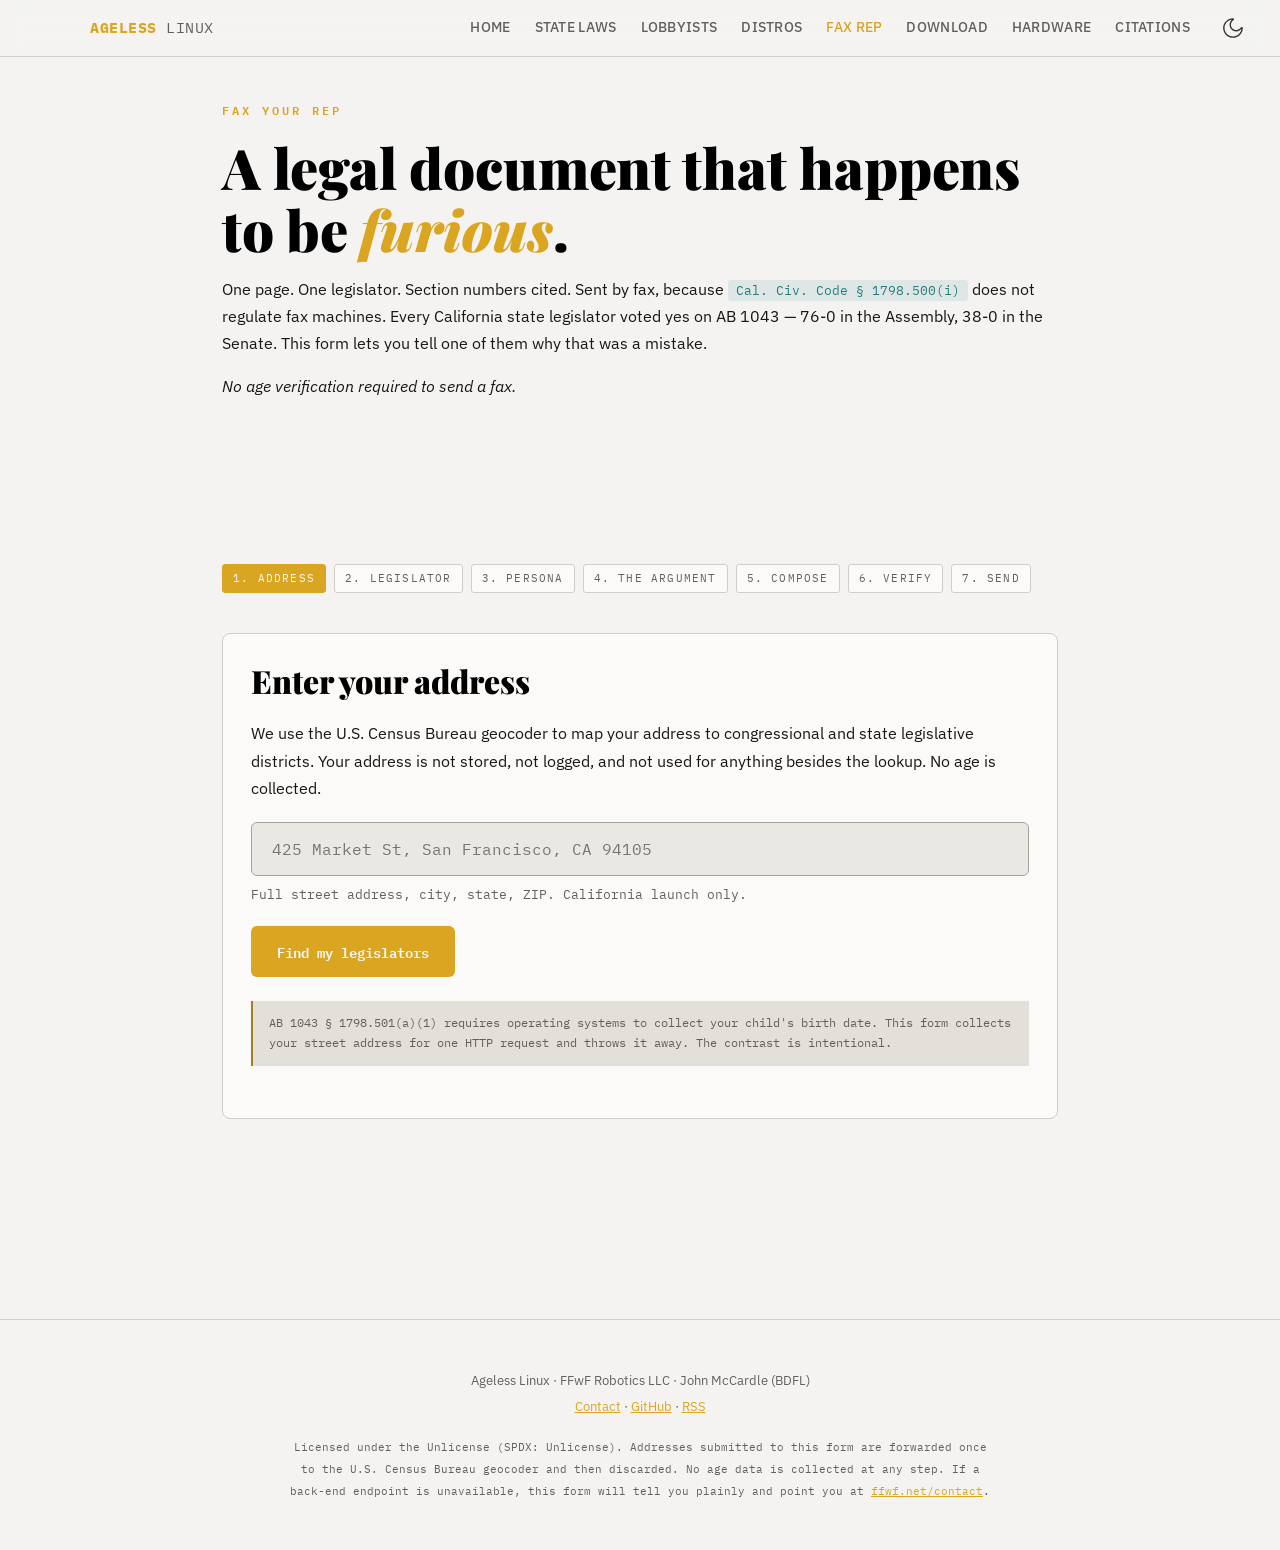
<file: fax.html>
<!DOCTYPE html>
<html lang="en">
<head>
<meta charset="UTF-8">
<meta name="viewport" content="width=device-width, initial-scale=1.0">
<title>Fax Your Rep — Ageless Linux</title>
<meta name="description" content="Send a one-page fax to your California legislator about AB 1043. No age verification required.">

<!-- Open Graph / social sharing -->
<meta property="og:title" content="Fax Your Rep — Ageless Linux">
<meta property="og:description" content="No age verification required to send a fax. A CYOA-style form to message your California legislator about AB 1043.">
<meta property="og:type" content="website">
<meta property="og:url" content="https://agelesslinux.org/fax.html">
<meta property="og:image" content="https://agelesslinux.org/meta.jpg">
<meta name="twitter:card" content="summary_large_image">
<meta name="twitter:title" content="Fax Your Rep — Ageless Linux">
<meta name="twitter:description" content="No age verification required to send a fax.">
<meta name="twitter:image" content="https://agelesslinux.org/meta.jpg">

<link rel="alternate" type="application/rss+xml" title="Ageless Linux: Updates" href="/rss.xml">
<script src="base.js"></script>
  <link rel="stylesheet" href="style.css">
</head>
<body class="page-fax">

<nav>
  <div class="inner">
    <a href="index.html" class="logo">AGELESS<span> LINUX</span></a>
    <div class="links">
      <a href="index.html">Home</a>
      <a href="map.html">State Laws</a>
      <a href="lobbyists.html">Lobbyists</a>
      <a href="distros.html">Distros</a>
      <a href="fax.html" class="active">Fax Rep</a>
      <a href="download.html">Download</a>
      <a href="hardware.html">Hardware</a>
      <a href="citations.html">Citations</a></div>
    <button class="theme-toggle" onclick="toggleTheme()" aria-label="Toggle theme">
        <img src="ast/sun.svg" class="sun-icon" alt="Switch to light mode">
        <img src="ast/moon.svg" class="moon-icon" alt="Switch to dark mode">
      </button>
  </div>
</nav>

<main>

<div class="page-header">
  <div class="container">
    <h2>Fax Your Rep</h2>
    <h1>A legal document that happens to be <em>furious</em>.</h1>
    <p>
      One page. One legislator. Section numbers cited. Sent by fax, because
      <span class="legal-cite">Cal. Civ. Code § 1798.500(i)</span> does not regulate fax machines.
      Every California state legislator voted yes on AB 1043 &mdash; 76-0 in the Assembly, 38-0 in the Senate.
      This form lets you tell one of them why that was a mistake.
    </p>
    <p style="margin-top:16px;">
      <em>No age verification required to send a fax.</em>
    </p>
  </div>
</div>

<section>
  <div class="container">

    <!-- Stepper -->
    <div class="stepper" id="stepper">
      <span class="pip" data-step="address">1. Address</span>
      <span class="pip" data-step="legislators">2. Legislator</span>
      <span class="pip" data-step="persona">3. Persona</span>
      <span class="pip" data-step="cyoa">4. The Argument</span>
      <span class="pip" data-step="compose">5. Compose</span>
      <span class="pip" data-step="verify">6. Verify</span>
      <span class="pip" data-step="send">7. Send</span>
    </div>

    <div class="wizard">

      <!-- STEP 1: ADDRESS -->
      <div class="step active" data-step="address">
        <div class="card">
          <h3>Enter your address</h3>
          <p style="margin-bottom:20px;">
            We use the U.S. Census Bureau geocoder to map your address to congressional
            and state legislative districts. Your address is not stored, not logged, and
            not used for anything besides the lookup. No age is collected.
          </p>
          <input type="text" id="addr-field" class="addr-input"
                 placeholder="425 Market St, San Francisco, CA 94105"
                 autocomplete="street-address">
          <div class="addr-hint">Full street address, city, state, ZIP. California launch only.</div>
          <div id="addr-error"></div>
          <div style="margin-top:20px;">
            <button class="btn btn-primary" id="btn-lookup">
              <span id="lookup-spinner" style="display:none;"><span class="loader"></span></span>
              Find my legislators
            </button>
          </div>
          <div class="ageless-note">
            AB 1043 &sect; 1798.501(a)(1) requires operating systems to collect your child's
            birth date. This form collects your street address for one HTTP request and throws
            it away. The contrast is intentional.
          </div>
        </div>
      </div>

      <!-- STEP 2: LEGISLATORS -->
      <div class="step" data-step="legislators">
        <div class="card">
          <h3>Pick a legislator to fax</h3>
          <p id="leg-summary" style="color:var(--text-dim); font-size:14px; margin-bottom:8px;"></p>
          <p style="font-size:14px; margin-bottom:12px;">
            California state legislators voted <strong>76-0</strong> in the Assembly and
            <strong>38-0</strong> in the Senate. Every person on this list who represents
            you in Sacramento voted yes. Federal representatives did not vote on AB 1043
            (it is state law) &mdash; fax them about the federal
            <a href="#" onclick="return showFederalNote(event)">KIDS Act</a> and COPPA 2.0 instead.
          </p>
          <div class="leg-list" id="leg-list"></div>
          <div style="margin-top:20px; display:flex; gap:10px; flex-wrap:wrap;">
            <button class="btn btn-outline" onclick="goto('address')">&larr; Change address</button>
            <a href="fax-transparency.html" class="btn btn-outline">The Shame Wall &rarr;</a>
          </div>
        </div>
      </div>

      <!-- STEP 3: PERSONA -->
      <div class="step" data-step="persona">
        <div class="card">
          <h3>What concerns you most?</h3>
          <p style="font-size:14px; margin-bottom:8px;">
            Pick the frame that fits you. Each path cites the same statute and makes the
            same demand; the emotional lens is different. You can edit the text before sending.
          </p>
          <div class="persona-grid" id="persona-grid">
            <div class="persona-card" data-persona="parent">
              <div class="ptitle">Persona 01</div>
              <div class="pname">The Parent</div>
              <div class="pdesc">I already manage my kids' screen time. AB 1043 replaces my judgment with a state mandate and stores my child's birth date in every OS they touch.</div>
            </div>
            <div class="persona-card" data-persona="developer">
              <div class="ptitle">Persona 02</div>
              <div class="pname">The Developer</div>
              <div class="pdesc">I build or maintain software. AB 1043 calls me an "operating system provider" and owes the state a real-time age verification API I cannot build.</div>
            </div>
            <div class="persona-card" data-persona="student">
              <div class="ptitle">Persona 03</div>
              <div class="pname">The Student</div>
              <div class="pdesc">I taught myself to code on a Linux computer. AB 1043 defines me as a "user" &mdash; which the law defines as "a child" &mdash; and punishes honest age self-declaration.</div>
            </div>
            <div class="persona-card" data-persona="privacy">
              <div class="ptitle">Persona 04</div>
              <div class="pname">The Privacy Advocate</div>
              <div class="pdesc">70,000 government IDs were stolen from Discord's age verification vendor in 58 hours. AB 1043 builds the next breach target at the OS level.</div>
            </div>
          </div>
          <div style="margin-top:10px;">
            <button class="btn btn-outline" onclick="goto('legislators')">&larr; Back</button>
          </div>
        </div>
      </div>

      <!-- STEP 4: CYOA EDUCATION -->
      <div class="step" data-step="cyoa">
        <div class="card">
          <h3 id="cyoa-title">The Argument</h3>
          <p style="font-size:14px; color:var(--text-dim); margin-bottom:0;">
            The form is the argument. By the time you finish, you will understand AB 1043
            well enough to answer questions about it. Each step teaches one thing about
            the statute.
          </p>
          <div id="cyoa-container"></div>
          <div class="cyoa-nav">
            <button class="btn btn-outline" id="btn-cyoa-prev">&larr; Back</button>
            <button class="btn btn-primary" id="btn-cyoa-next">Continue &rarr;</button>
            <button class="btn btn-outline" id="btn-cyoa-skip">Skip to compose</button>
          </div>
        </div>
      </div>

      <!-- STEP 5: COMPOSE -->
      <div class="step" data-step="compose">
        <div class="card">
          <h3>Compose your fax</h3>
          <p style="font-size:14px; margin-bottom:8px;">
            The body below is the template for your persona. Customize it, add personal
            detail, cut what you do not want to say. Keep it to one page &mdash; the preview
            will warn you if you overrun. Section citations are load-bearing; leave them in.
          </p>
          <div class="compose">
            <div>
              <label for="body-edit">Fax body</label>
              <textarea id="body-edit" spellcheck="true"></textarea>
              <div style="margin-top:8px; font-family:'IBM Plex Mono',monospace; font-size:12px; color:var(--text-dim);">
                <span id="char-count">0</span> characters &middot;
                <span id="word-count">0</span> words
              </div>
            </div>
            <div>
              <label>Live preview</label>
              <div class="fax-preview" id="fax-preview"></div>
            </div>
          </div>
          <div style="margin-top:20px; display:flex; gap:10px; flex-wrap:wrap;">
            <button class="btn btn-outline" onclick="goto('cyoa')">&larr; Back</button>
            <button class="btn btn-primary" onclick="goto('verify')">Review &amp; send &rarr;</button>
          </div>
        </div>
      </div>

      <!-- STEP 6: VERIFY -->
      <div class="step" data-step="verify">
        <div class="card">
          <h3>Before we send</h3>
          <p style="font-size:14px; margin-bottom:16px;">
            We verify that you are a real person with a working email address before
            spending the project's fax budget. We do not verify your age. We do not
            verify your ID. We do not verify your handwriting.
          </p>

          <div class="verify-row">
            <label for="sender-email">Your email</label>
            <input type="email" id="sender-email" placeholder="you@example.com" autocomplete="email">
          </div>

          <div class="cert-row">
            <input type="checkbox" id="cert-district">
            <label for="cert-district">
              I certify that I am a constituent of
              <strong id="cert-leg-name">[legislator]</strong>
              (or an interested party within California), that this fax reflects my own
              views, and that I am authorized to send it.
              <span class="legal-cite">CA Gov. Code &sect; 11120 (open meetings)</span> and
              <span class="legal-cite">47 U.S.C. &sect; 227(b)(1)(C)</span>
              (TCPA fax restrictions) govern this message.
            </label>
          </div>

          <div class="cert-row">
            <input type="checkbox" id="cert-age">
            <label for="cert-age">
              I acknowledge that this form has not asked for my age and will not ask
              for my age. <em>No age verification required to send a fax.</em>
            </label>
          </div>

          <div id="verify-error"></div>

          <div style="margin-top:20px; display:flex; gap:10px; flex-wrap:wrap;">
            <button class="btn btn-outline" onclick="goto('compose')">&larr; Back</button>
            <button class="btn btn-primary" id="btn-send">
              <span id="send-spinner" style="display:none;"><span class="loader"></span></span>
              Send the fax
            </button>
          </div>
        </div>
      </div>

      <!-- STEP 7: SEND / RESULT -->
      <div class="step" data-step="send">
        <div class="card">
          <h3>Delivery status</h3>
          <div class="status-box" id="status-box">
            <div class="label">Status</div>
            <div class="big" id="status-big">&mdash;</div>
            <div id="status-detail" style="color:var(--text-dim); font-size:14px;"></div>
          </div>

          <div id="result-share" style="display:none;">
            <h4>Share the fax</h4>
            <p style="font-size:14px; margin-bottom:8px;">
              Screenshot the preview below and post it. The project is a civil disobedience
              campaign; attention is part of the mechanism.
            </p>
            <div class="share-row">
              <a class="btn btn-outline" id="share-twitter" target="_blank" rel="noopener">Share on X</a>
              <a class="btn btn-outline" id="share-mastodon" target="_blank" rel="noopener">Share on Mastodon</a>
              <a class="btn btn-outline" id="share-bluesky" target="_blank" rel="noopener">Share on Bluesky</a>
              <button class="btn btn-outline" onclick="copyShareLink()">Copy link</button>
            </div>
            <h4>The fax that was sent</h4>
            <div class="fax-preview" id="fax-preview-final" style="min-height:600px;"></div>
          </div>

          <div style="margin-top:20px; display:flex; gap:10px; flex-wrap:wrap;">
            <a href="fax.html" class="btn btn-outline">Send another fax</a>
            <a href="fax-transparency.html" class="btn btn-outline">The Shame Wall &rarr;</a>
          </div>
        </div>
      </div>

    </div>
  </div>
</section>

</main>

<footer>
  <div class="container">
    <div>Ageless Linux &middot; FFwF Robotics LLC &middot; John McCardle (BDFL)</div>
    <div><a href="https://ffwf.net/contact">Contact</a> &middot; <a href="https://github.com/agelesslinux">GitHub</a> &middot; <a href="rss.xml">RSS</a></div>
    <div class="legal-footer">
      Licensed under the Unlicense (SPDX: Unlicense). Addresses submitted to this form
      are forwarded once to the U.S. Census Bureau geocoder and then discarded.
      No age data is collected at any step. If a back-end endpoint is unavailable,
      this form will tell you plainly and point you at
      <a href="https://ffwf.net/contact">ffwf.net/contact</a>.
    </div>
  </div>
</footer>

<script>
/* ============================================================
   Fax Your Rep — CYOA form
   Static frontend. Expects the following serverless endpoints:
     GET  /api/fax/lookup?address=ENCODED
     POST /api/fax/send  (body: {legislator, persona, body, sender_email})
     GET  /api/fax/status?id=FAX_ID
   If any endpoint is unavailable the UI surfaces the failure and
   points the user at ffwf.net/contact. No mock data anywhere.
   ============================================================ */

const API = {
  lookup:  '/api/fax/lookup',
  send:    '/api/fax/send',
  status:  '/api/fax/status',
};

/* These templates mirror agelesslinux/data/fax.py MESSAGES for preview
   accuracy. The authoritative copy is the server version; keep in sync. */
const PERSONA_TEMPLATES = {
  parent: `I am a California parent. I already manage my children's screen time using the parental controls built into every device I own. Apple Screen Time, Google Family Link — these tools work. I chose them. I configured them. I decide what my children can access.

AB 1043 replaces my judgment with a state mandate. Section 1798.501(a)(1) requires every operating system to collect my child's birth date at account setup. This is not optional. This is not at my discretion. The state has decided that my parenting is insufficient.

My child's birth date will now be stored by every operating system they touch. In September 2025, 70,000 government IDs were stolen from Discord's age verification vendor. You voted to create the next breach target — with my child's data.

The only thing my child will learn from this law is how to lie to a computer. That is not child safety. That is Prohibition — not the policy, but the pedagogy.

I am the parent. Not Sacramento.

Amend AB 1043 to make age collection opt-in at the parent's discretion, or repeal it entirely, before January 1, 2027.`,

  developer: `I maintain open-source software used by thousands of people. AB 1043 says I am an "operating system provider."

Section 1798.500(g) defines that term as anyone who "develops, licenses, or controls the operating system software" on any general purpose computing device. No exemption for open source. No exemption for volunteers. No exemption for non-commercial projects.

A calculator firmware developer — a calculator — chose to geo-block California rather than face $7,500 per child in fines under Section 1798.503(a). Compliance costs start at $20,000 for small businesses. Most open-source projects have zero revenue.

Google, Meta, Snap, and OpenAI publicly endorsed this bill. They already collect age data. They already comply at zero marginal cost. The 600+ volunteer Linux distributions cannot. A law that the largest companies in the world already meet, and that hundreds of small projects cannot, is not a child safety law. It is a compliance moat.

The companies that benefit from OS-level age verification funded the organization that advocated for it. Common Sense Media receives funding from Chan Zuckerberg Initiative, Bezos Foundation, and Gates Foundation.

Exempt non-commercial and open-source software from AB 1043, or repeal it entirely, before January 1, 2027.`,

  student: `I am a California student. I taught myself to code on a Linux computer. Under AB 1043, the operating system I used to learn would need to collect my birth date and tell every application I open that I am a minor.

Section 1798.500(i) defines "user" as "a child that is the primary user of the device." Adults are "account holders." I am not a person in this law. I am a category to be regulated.

Under Section 1798.501(b)(2)(A), every developer who receives the age signal has "deemed actual knowledge" of my age bracket. If I am honest about being under 18, applications will restrict what I can access. If I lie and say I am 21, everything works normally. You are teaching me that honesty is punished and that legal compliance prompts are obstacles to bypass.

I started programming when I was 12. The open-source tools I learned with would be illegal to distribute in California without a real-time age verification API that their volunteer maintainers cannot build.

Do not make it harder for students to learn. Amend or repeal AB 1043 before January 1, 2027.`,

  privacy: `In September 2025, 70,000 government ID photos were stolen from Discord's age verification vendor Persona. The breach lasted 58 hours. Criminal group Scattered LAPSUS$ Hunters claimed 1.5TB of data from 5.5 million users.

That is what age verification produces. Not safety. A target.

AB 1043 requires every operating system to collect birth dates under Section 1798.501(a)(1) and send age signals to every application under Section 1798.501(a)(2). This creates surveillance infrastructure at the OS level. Today it is self-declaration. Industry analysts describe self-declaration as "getting the door open." Tomorrow it is biometric verification.

Cory Doctorow: "If a system can determine someone's age, it can determine who they are." Professor Steven Bellovin at Columbia confirmed this in peer-reviewed research. There is no technical architecture that separates age from identity.

15 million Americans lack driver's licenses. 43% of transgender Americans lack identity documents matching their actual identity. 18% of Black adults lack licenses versus 5% of white adults. Age verification is not neutral.

Do not build surveillance infrastructure that will be breached, repurposed, or weaponized. Repeal AB 1043.`,
};

/* Per-persona educational walkthrough — each step teaches one thing about AB 1043. */
const CYOA_STEPS = {
  parent: [
    {
      label: "Step 1 of 3 — You already have the tools",
      head: "Apple Screen Time. Google Family Link. iOS Content Restrictions.",
      body: `<p>Every device sold in California in the last decade ships with parental controls
             that a parent configures. You choose what your child can install, what they can
             watch, what hours they can use the device. You made those choices.</p>
             <p>AB 1043 does not replace a broken system. It replaces a working one — with a
             government mandate your child cannot opt out of and you cannot turn off.</p>`,
    },
    {
      label: "Step 2 of 3 — The breach you just signed up for",
      head: "September 2025: 70,000 government IDs stolen in 58 hours.",
      body: `<p><span class="legal-cite">Cal. Civ. Code § 1798.501(a)(1)</span> requires
             every operating system to <em>collect</em> your child's birth date. Not "offer to
             collect." Collect.</p>
             <p>Discord's age verification vendor Persona was breached for 58 hours in
             September 2025. The stolen data included 70,000 scans of government-issued photo
             ID. Your child's OS is next. The law requires it to hold the data.</p>`,
    },
    {
      label: "Step 3 of 3 — The ask",
      head: "Amend AB 1043 to make parental age collection opt-in.",
      body: `<p>The minimum repair to AB 1043 is a parental-choice exemption: a parent can
             decline age collection on behalf of their child, and the OS treats that child as
             an unverified account holder. The statute already distinguishes "account holder"
             (adult) from "user" (child). Give parents the choice.</p>
             <p>Full repeal is cleaner. Either is better than what you passed.</p>`,
    },
  ],

  developer: [
    {
      label: "Step 1 of 4 — You are now an operating system provider",
      head: "§ 1798.500(g) covers your 200-star side project.",
      body: `<p>"Operating system provider" means anyone who "develops, licenses, or controls
             the operating system software" on any general purpose computing device. No
             revenue threshold. No user-count threshold. No exemption for open source, for
             volunteers, or for non-commercial projects.</p>
             <p>If you maintain a Linux distribution — or Home Assistant, or a Raspberry Pi
             image, or a calculator firmware — you are one.</p>`,
    },
    {
      label: "Step 2 of 4 — The real-time API you do not have",
      head: "§ 1798.501(a)(2) requires a live signal to every app.",
      body: `<p>The statute does not ask you to collect an age at install time. It requires
             you to <em>broadcast</em> an age range signal to every application that requests
             it, in real time, for the lifetime of the device. That is a service, not a file
             format. Services cost money. They require identity binding you do not have.</p>
             <p>Google and Apple already run these services. You do not.</p>`,
    },
    {
      label: "Step 3 of 4 — Seven thousand five hundred dollars per child",
      head: "§ 1798.503(a) fines start at $7,500 per affected minor.",
      body: `<p>A calculator firmware project — a calculator — chose to geo-block California
             rather than risk these fines. Compliance advisories quote a starting figure of
             $20,000 for small businesses. The going rate to comply is more than the going
             rate for most open-source software to exist.</p>`,
    },
    {
      label: "Step 4 of 4 — The ask",
      head: "Exempt open source and non-commercial software.",
      body: `<p>Every other state privacy statute with teeth — CCPA, CPRA — carries revenue
             and user-count thresholds that spare small developers. AB 1043 has none. Add
             them. Exempt non-commercial and open-source software. Or repeal the statute.</p>
             <p>The companies that already comply asked for this bill. Ask yourself why.</p>`,
    },
  ],

  student: [
    {
      label: "Step 1 of 3 — The law calls you infrastructure",
      head: "§ 1798.500(i): a \"user\" is a child. Adults are \"account holders.\"",
      body: `<p>Read the statute carefully. In AB 1043, an adult is an "account holder" — a
             person. A person under 18 is a "user" — a category. The law treats everyone under
             18 as something the operating system manages, not someone the operating system
             serves.</p>
             <p>Your legislator voted for a statute that does not consider you a person in
             the text. Start there.</p>`,
    },
    {
      label: "Step 2 of 3 — Honesty is punished, lying is rewarded",
      head: "§ 1798.501(b)(2)(A): \"deemed actual knowledge\" reaches every app.",
      body: `<p>If you tell the OS you are 16 — the truth — every application that requests
             an age signal will receive "under 18" and, per § 1798.501(b)(2)(A), must treat
             you accordingly. Degraded experience. Restricted features. Educational content
             you can no longer access.</p>
             <p>If you tell the OS you are 21 — a lie — the signal says "adult" and every
             application works exactly as designed. The law teaches you that honesty costs.</p>`,
    },
    {
      label: "Step 3 of 3 — The ask",
      head: "Do not make it harder to learn.",
      body: `<p>Before you had this law, a 16-year-old could install Debian on a used
             ThinkPad and teach themselves Python. After this law, the maintainers of that
             Debian image face $7,500 per child in fines for the privilege of enabling that
             education. Nothing about that equation serves children.</p>
             <p>Repeal or amend AB 1043 before January 1, 2027.</p>`,
    },
  ],

  privacy: [
    {
      label: "Step 1 of 4 — The breach is a feature, not a bug",
      head: "70,000 government IDs. 58 hours. 5.5 million users affected.",
      body: `<p>Scattered LAPSUS$ Hunters claimed 1.5 TB of data from Discord's age
             verification vendor Persona in September 2025. This is what age verification
             infrastructure produces: not safety, but a breach target with a social security
             number attached.</p>
             <p>AB 1043 builds one of these per operating system.</p>`,
    },
    {
      label: "Step 2 of 4 — The door does not close",
      head: "\"Self-declaration is getting the door open.\" — industry analyst",
      body: `<p>The statute accepts self-declaration today. Industry analysts openly describe
             this as "getting the door open." The logical endpoint of an OS-level age signal
             is an OS-level identity binding — biometric, documentary, or both. The statute
             does not prevent this. It sets the table for it.</p>`,
    },
    {
      label: "Step 3 of 4 — Age verification is not neutral",
      head: "15 million Americans have no driver's license.",
      body: `<p>43% of transgender Americans lack identity documents that match their lived
             identity. 18% of Black adults lack a driver's license, versus 5% of white adults.
             Any age verification regime that accretes toward document checks — as this one
             will — discriminates by design.</p>
             <p>Cory Doctorow, Steven Bellovin at Columbia, and the CDT have all written that
             there is no technical architecture that separates age from identity.</p>`,
    },
    {
      label: "Step 4 of 4 — The ask",
      head: "Repeal AB 1043. Do not build the infrastructure.",
      body: `<p>Every expansion of surveillance infrastructure has been justified on child
             safety. Every expansion has been repurposed for something else. The door does
             not close. The only way to prevent AB 1043 from becoming the scaffolding for
             biometric OS-level identity verification is to not build it.</p>
             <p>Repeal. Not amend. Repeal.</p>`,
    },
  ],
};

const STATE = {
  step: 'address',
  address: null,
  districts: null,
  legislators: [],
  legislator: null,
  persona: null,
  cyoaIndex: 0,
  body: '',
  faxId: null,
};

/* ---------- step navigation ---------- */
const STEPS_ORDER = ['address','legislators','persona','cyoa','compose','verify','send'];

function goto(step) {
  STATE.step = step;
  document.querySelectorAll('.wizard .step').forEach(el => {
    el.classList.toggle('active', el.dataset.step === step);
  });
  const pips = document.querySelectorAll('.stepper .pip');
  const idx = STEPS_ORDER.indexOf(step);
  pips.forEach((p, i) => {
    p.classList.remove('active', 'done');
    if (i === idx) p.classList.add('active');
    else if (i < idx) p.classList.add('done');
  });
  window.scrollTo({ top: document.querySelector('section').offsetTop - 60, behavior: 'smooth' });

  if (step === 'cyoa') renderCyoa();
  if (step === 'compose') renderCompose();
  if (step === 'verify') renderVerify();
}

/* ---------- step 1: address lookup ---------- */
async function doLookup() {
  const addr = document.getElementById('addr-field').value.trim();
  const errEl = document.getElementById('addr-error');
  errEl.innerHTML = '';
  if (!addr) {
    errEl.innerHTML = errorBox('Address required', 'Please enter a full street address, city, state, and ZIP.');
    return;
  }
  document.getElementById('lookup-spinner').style.display = 'inline-block';
  document.getElementById('btn-lookup').disabled = true;
  try {
    const url = API.lookup + '?address=' + encodeURIComponent(addr);
    const resp = await fetch(url, { method: 'GET', headers: { 'Accept': 'application/json' } });
    if (!resp.ok) {
      const txt = await resp.text().catch(() => '');
      throw new Error('Lookup returned HTTP ' + resp.status + (txt ? (': ' + txt.slice(0, 200)) : ''));
    }
    const data = await resp.json();
    if (!data.legislators || !data.legislators.length) {
      throw new Error('The geocoder matched your address but no legislators were returned. Try a nearby address.');
    }
    STATE.address = data.address || addr;
    STATE.districts = data.districts || null;
    STATE.legislators = data.legislators;
    renderLegislators();
    goto('legislators');
  } catch (err) {
    errEl.innerHTML = errorBox(
      'Lookup failed',
      escHtml(err.message || String(err)) +
      '<br><br>The district-lookup endpoint is not yet deployed at this host. Until it is, you can send a fax manually — every California state legislator\u2019s Capitol fax is <code>(916) 319-21XX</code> (Assembly, district number padded) or <code>(916) 651-49XX</code> (Senate). Or <a href="https://ffwf.net/contact">contact ffwf.net</a> for help.'
    );
  } finally {
    document.getElementById('lookup-spinner').style.display = 'none';
    document.getElementById('btn-lookup').disabled = false;
  }
}

/* ---------- step 2: legislator list ---------- */
function renderLegislators() {
  const listEl = document.getElementById('leg-list');
  const sumEl = document.getElementById('leg-summary');
  const d = STATE.districts || {};
  sumEl.textContent = 'Matched: ' + (STATE.address || '(address)') +
    (d.state ? ' \u2014 ' + d.state : '') +
    (d.congressional != null ? ' CD-' + String(d.congressional).padStart(2,'0') : '') +
    (d.state_senate != null ? ', SD-' + String(d.state_senate).padStart(2,'0') : '') +
    (d.state_assembly != null ? ', AD-' + String(d.state_assembly).padStart(2,'0') : '');

  listEl.innerHTML = '';
  STATE.legislators.forEach((leg, i) => {
    const hasFax = !!(leg.fax && (Array.isArray(leg.fax) ? leg.fax.length : leg.fax));
    const faxDisplay = hasFax
      ? (Array.isArray(leg.fax) ? leg.fax[0] : leg.fax)
      : 'no public fax on file';
    const voteLine = (leg.level === 'state' && (leg.district || '').startsWith('CA'))
      ? 'Voted YES on AB 1043 (76-0 Assembly / 38-0 Senate; every CA legislator voted yes).'
      : (leg.level === 'federal')
        ? 'AB 1043 is state law. Fax about KIDS Act (H.R. 7757) / COPPA 2.0 (S. 836).'
        : '';

    const card = document.createElement('div');
    card.className = 'leg-card' + (hasFax ? '' : ' no-fax');
    card.dataset.idx = i;
    card.innerHTML = `
      <div>
        <div class="leg-name">${escHtml(leg.name)}</div>
        <div class="leg-meta">${escHtml(leg.office)} &mdash; ${escHtml(leg.district)} (${escHtml(leg.party || 'Unknown')})</div>
        ${voteLine ? `<div class="leg-vote">${escHtml(voteLine)}</div>` : ''}
      </div>
      <div class="leg-fax ${hasFax ? 'ok' : 'missing'}">${escHtml(faxDisplay)}</div>
    `;
    if (hasFax) {
      card.addEventListener('click', () => {
        document.querySelectorAll('.leg-card').forEach(c => c.classList.remove('selected'));
        card.classList.add('selected');
        STATE.legislator = leg;
        setTimeout(() => goto('persona'), 200);
      });
    }
    listEl.appendChild(card);
  });
}

/* ---------- step 3: persona ---------- */
document.getElementById('persona-grid').addEventListener('click', (e) => {
  const card = e.target.closest('.persona-card');
  if (!card) return;
  document.querySelectorAll('.persona-card').forEach(c => c.classList.remove('selected'));
  card.classList.add('selected');
  STATE.persona = card.dataset.persona;
  STATE.cyoaIndex = 0;
  setTimeout(() => goto('cyoa'), 200);
});

/* ---------- step 4: cyoa walkthrough ---------- */
function renderCyoa() {
  const steps = CYOA_STEPS[STATE.persona];
  if (!steps) { goto('compose'); return; }
  if (STATE.cyoaIndex >= steps.length) { STATE.cyoaIndex = steps.length - 1; }
  const cur = steps[STATE.cyoaIndex];
  document.getElementById('cyoa-title').textContent = 'The Argument — ' + personaName(STATE.persona);
  document.getElementById('cyoa-container').innerHTML = `
    <div class="cyoa-card">
      <div class="cyoa-step-label">${escHtml(cur.label)}</div>
      <div class="cyoa-headline">${cur.head}</div>
      <div class="cyoa-body">${cur.body}</div>
    </div>
  `;
  document.getElementById('btn-cyoa-prev').disabled = STATE.cyoaIndex === 0;
  document.getElementById('btn-cyoa-next').textContent =
    (STATE.cyoaIndex >= steps.length - 1) ? 'Compose fax \u2192' : 'Continue \u2192';
}

document.getElementById('btn-cyoa-prev').addEventListener('click', () => {
  if (STATE.cyoaIndex > 0) { STATE.cyoaIndex--; renderCyoa(); }
});
document.getElementById('btn-cyoa-next').addEventListener('click', () => {
  const steps = CYOA_STEPS[STATE.persona];
  if (STATE.cyoaIndex >= steps.length - 1) { goto('compose'); }
  else { STATE.cyoaIndex++; renderCyoa(); }
});
document.getElementById('btn-cyoa-skip').addEventListener('click', () => goto('compose'));

/* ---------- step 5: compose ---------- */
function renderCompose() {
  const textarea = document.getElementById('body-edit');
  if (!STATE.body) {
    STATE.body = PERSONA_TEMPLATES[STATE.persona] || '';
  }
  textarea.value = STATE.body;
  updateCounts();
  renderPreview();
}

document.getElementById('body-edit').addEventListener('input', (e) => {
  STATE.body = e.target.value;
  updateCounts();
  renderPreview();
});

function updateCounts() {
  const t = STATE.body || '';
  document.getElementById('char-count').textContent = t.length;
  document.getElementById('word-count').textContent = t.trim().split(/\s+/).filter(Boolean).length;
}

function renderPreview(targetId) {
  const el = document.getElementById(targetId || 'fax-preview');
  if (!el) return;
  const leg = STATE.legislator || {};
  const today = new Date().toLocaleDateString('en-US', { year: 'numeric', month: 'long', day: 'numeric' });
  const bill = (leg.level === 'state' && (leg.district || '').startsWith('CA'))
    ? { num: 'AB 1043', name: 'Digital Age Assurance Act' }
    : { num: 'AB 1043', name: 'Digital Age Assurance Act (state) / KIDS Act (federal)' };
  const bodyHtml = (STATE.body || '').split(/\n\n+/).map(p => `<p>${escHtml(p).replace(/\n/g,'<br>')}</p>`).join('');
  el.innerHTML = `
    <div class="fp-header">AGELESS LINUX</div>
    <div class="fp-subhead">agelesslinux.org &bull; FFwF Robotics LLC &bull; Unlicense</div>
    <div class="fp-addr">
      <div class="row"><span class="label">TO:</span><span>${escHtml(leg.name || '[legislator]')}</span></div>
      <div class="row"><span></span><span>${escHtml(leg.office || '')} — ${escHtml(leg.district || '')}</span></div>
      <div class="row"><span class="label">RE:</span><span>${escHtml(bill.num)} — ${escHtml(bill.name)}</span></div>
      <div class="row"><span class="label">DATE:</span><span>${escHtml(today)}</span></div>
    </div>
    <div class="fp-body">${bodyHtml}<p style="font-style:italic;margin-top:14px;">Sent by a constituent via agelesslinux.org.</p></div>
    <div class="fp-footer"><span>No age verification required to send a fax.</span><span>agelesslinux.org</span></div>
  `;
}

/* ---------- step 6: verify ---------- */
function renderVerify() {
  document.getElementById('cert-leg-name').textContent = (STATE.legislator && STATE.legislator.name) || '[legislator]';
}

document.getElementById('btn-send').addEventListener('click', async () => {
  const errEl = document.getElementById('verify-error');
  errEl.innerHTML = '';
  const email = document.getElementById('sender-email').value.trim();
  const district = document.getElementById('cert-district').checked;
  const age = document.getElementById('cert-age').checked;

  if (!email || !/^[^\s@]+@[^\s@]+\.[^\s@]+$/.test(email)) {
    errEl.innerHTML = errorBox('Email required', 'Enter a working email address we can use to verify and send you the delivery receipt.');
    return;
  }
  if (!district) {
    errEl.innerHTML = errorBox('Constituent certification required', 'Please certify that you are a constituent or interested party.');
    return;
  }
  if (!age) {
    errEl.innerHTML = errorBox('Acknowledgement required', 'Please acknowledge that this form does not ask for your age.');
    return;
  }
  if (!STATE.legislator) {
    errEl.innerHTML = errorBox('No legislator selected', 'Go back and pick a legislator to fax.');
    return;
  }
  if (!STATE.body || STATE.body.trim().length < 40) {
    errEl.innerHTML = errorBox('Body too short', 'Write or restore the fax body before sending.');
    return;
  }

  document.getElementById('send-spinner').style.display = 'inline-block';
  document.getElementById('btn-send').disabled = true;

  try {
    const resp = await fetch(API.send, {
      method: 'POST',
      headers: { 'Content-Type': 'application/json', 'Accept': 'application/json' },
      body: JSON.stringify({
        legislator: STATE.legislator,
        persona: STATE.persona,
        body: STATE.body,
        sender_email: email,
      }),
    });
    if (!resp.ok) {
      const txt = await resp.text().catch(() => '');
      throw new Error('Send returned HTTP ' + resp.status + (txt ? (': ' + txt.slice(0,240)) : ''));
    }
    const data = await resp.json();
    STATE.faxId = data.fax_id || data.id || null;
    goto('send');
    renderPreview('fax-preview-final');
    updateStatus(data.status || 'queued', data.detail || 'Waiting for Telnyx to accept the fax.');
    if (STATE.faxId) pollStatus();
    renderShare();
  } catch (err) {
    errEl.innerHTML = errorBox(
      'Send failed',
      escHtml(err.message || String(err)) +
      '<br><br>The Telnyx send endpoint is not yet deployed at this host. You can still copy the fax body from the compose step and submit it manually via <a href="https://ffwf.net/contact">ffwf.net/contact</a> or any fax-by-email service.'
    );
  } finally {
    document.getElementById('send-spinner').style.display = 'none';
    document.getElementById('btn-send').disabled = false;
  }
});

async function pollStatus() {
  if (!STATE.faxId) return;
  let tries = 0;
  const maxTries = 30;
  while (tries < maxTries) {
    tries++;
    await new Promise(r => setTimeout(r, 4000));
    try {
      const r = await fetch(API.status + '?id=' + encodeURIComponent(STATE.faxId));
      if (!r.ok) continue;
      const d = await r.json();
      updateStatus(d.status || 'sending', d.detail || '');
      if (d.status === 'delivered' || d.status === 'failed') return;
    } catch (_) { /* keep polling */ }
  }
}

function updateStatus(status, detail) {
  const box = document.getElementById('status-box');
  box.classList.remove('delivered', 'failed');
  if (status === 'delivered') box.classList.add('delivered');
  if (status === 'failed') box.classList.add('failed');
  document.getElementById('status-big').textContent = status.toUpperCase();
  document.getElementById('status-detail').textContent = detail || '';
  if (status === 'delivered' || status === 'failed' || status === 'queued' || status === 'sending') {
    document.getElementById('result-share').style.display = 'block';
  }
}

/* ---------- share ---------- */
function renderShare() {
  const leg = STATE.legislator || {};
  const text = `I just faxed ${leg.name || 'my rep'} about AB 1043 at agelesslinux.org/fax — no age verification required to send a fax.`;
  const url = 'https://agelesslinux.org/fax.html';
  document.getElementById('share-twitter').href = 'https://twitter.com/intent/tweet?text=' + encodeURIComponent(text) + '&url=' + encodeURIComponent(url);
  document.getElementById('share-mastodon').href = 'https://mastodon.social/share?text=' + encodeURIComponent(text + ' ' + url);
  document.getElementById('share-bluesky').href = 'https://bsky.app/intent/compose?text=' + encodeURIComponent(text + ' ' + url);
}

function copyShareLink() {
  navigator.clipboard.writeText('https://agelesslinux.org/fax.html').catch(() => {});
}

/* ---------- helpers ---------- */
function personaName(p) {
  return { parent: 'The Parent', developer: 'The Developer', student: 'The Student', privacy: 'The Privacy Advocate' }[p] || '';
}

function errorBox(title, msg) {
  return `<div class="error-box"><div class="error-title">${escHtml(title)}</div><div>${msg}</div></div>`;
}

function escHtml(s) {
  return String(s == null ? '' : s)
    .replace(/&/g, '&amp;')
    .replace(/</g, '&lt;')
    .replace(/>/g, '&gt;')
    .replace(/"/g, '&quot;')
    .replace(/'/g, '&#39;');
}

function showFederalNote(e) {
  e.preventDefault();
  alert('AB 1043 is California state law. The closest federal equivalents are the KIDS Act (H.R. 7757, passed House committee Mar 6 2026) and COPPA 2.0 (S. 836, passed Senate unanimously Mar 5-6 2026). Fax your US senators and representative about those.');
  return false;
}

/* ---------- boot ---------- */
document.getElementById('btn-lookup').addEventListener('click', doLookup);
document.getElementById('addr-field').addEventListener('keydown', (e) => {
  if (e.key === 'Enter') { e.preventDefault(); doLookup(); }
});
goto('address');
</script>

</body>
</html>
</file>
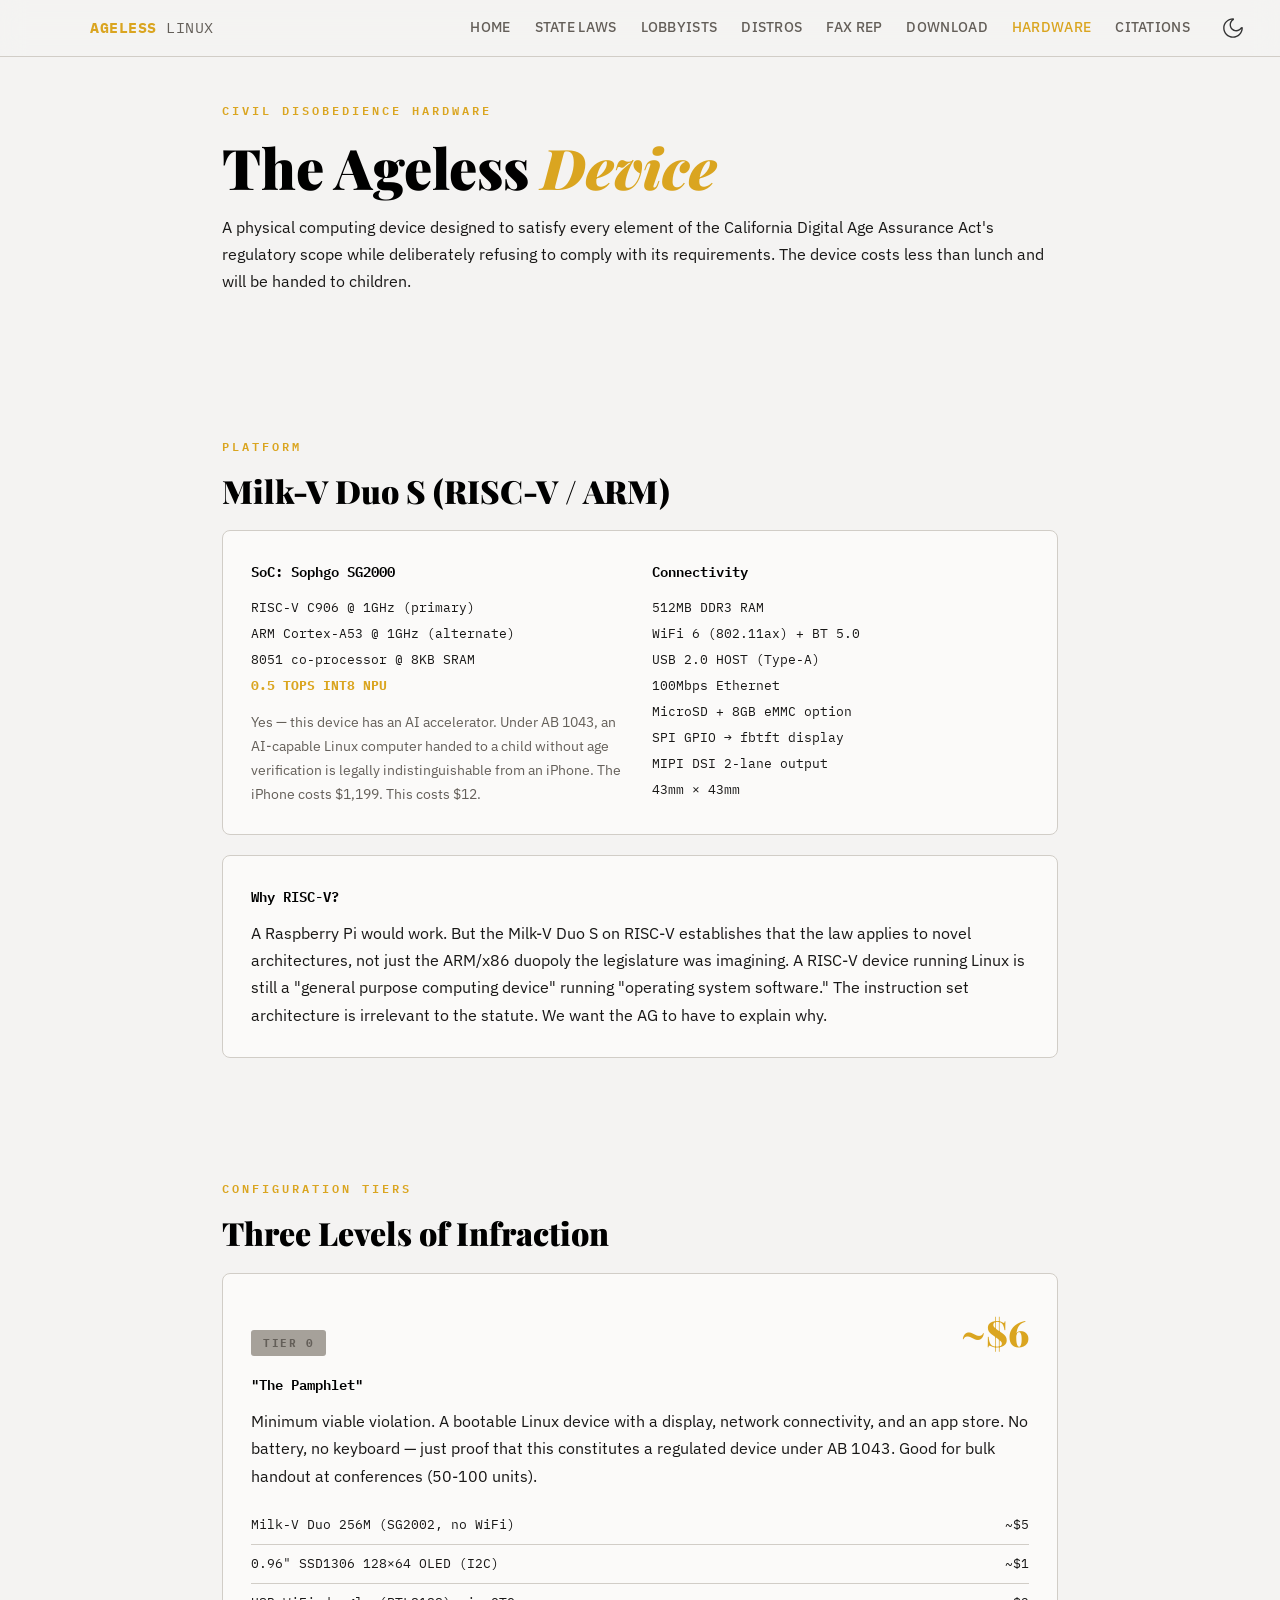
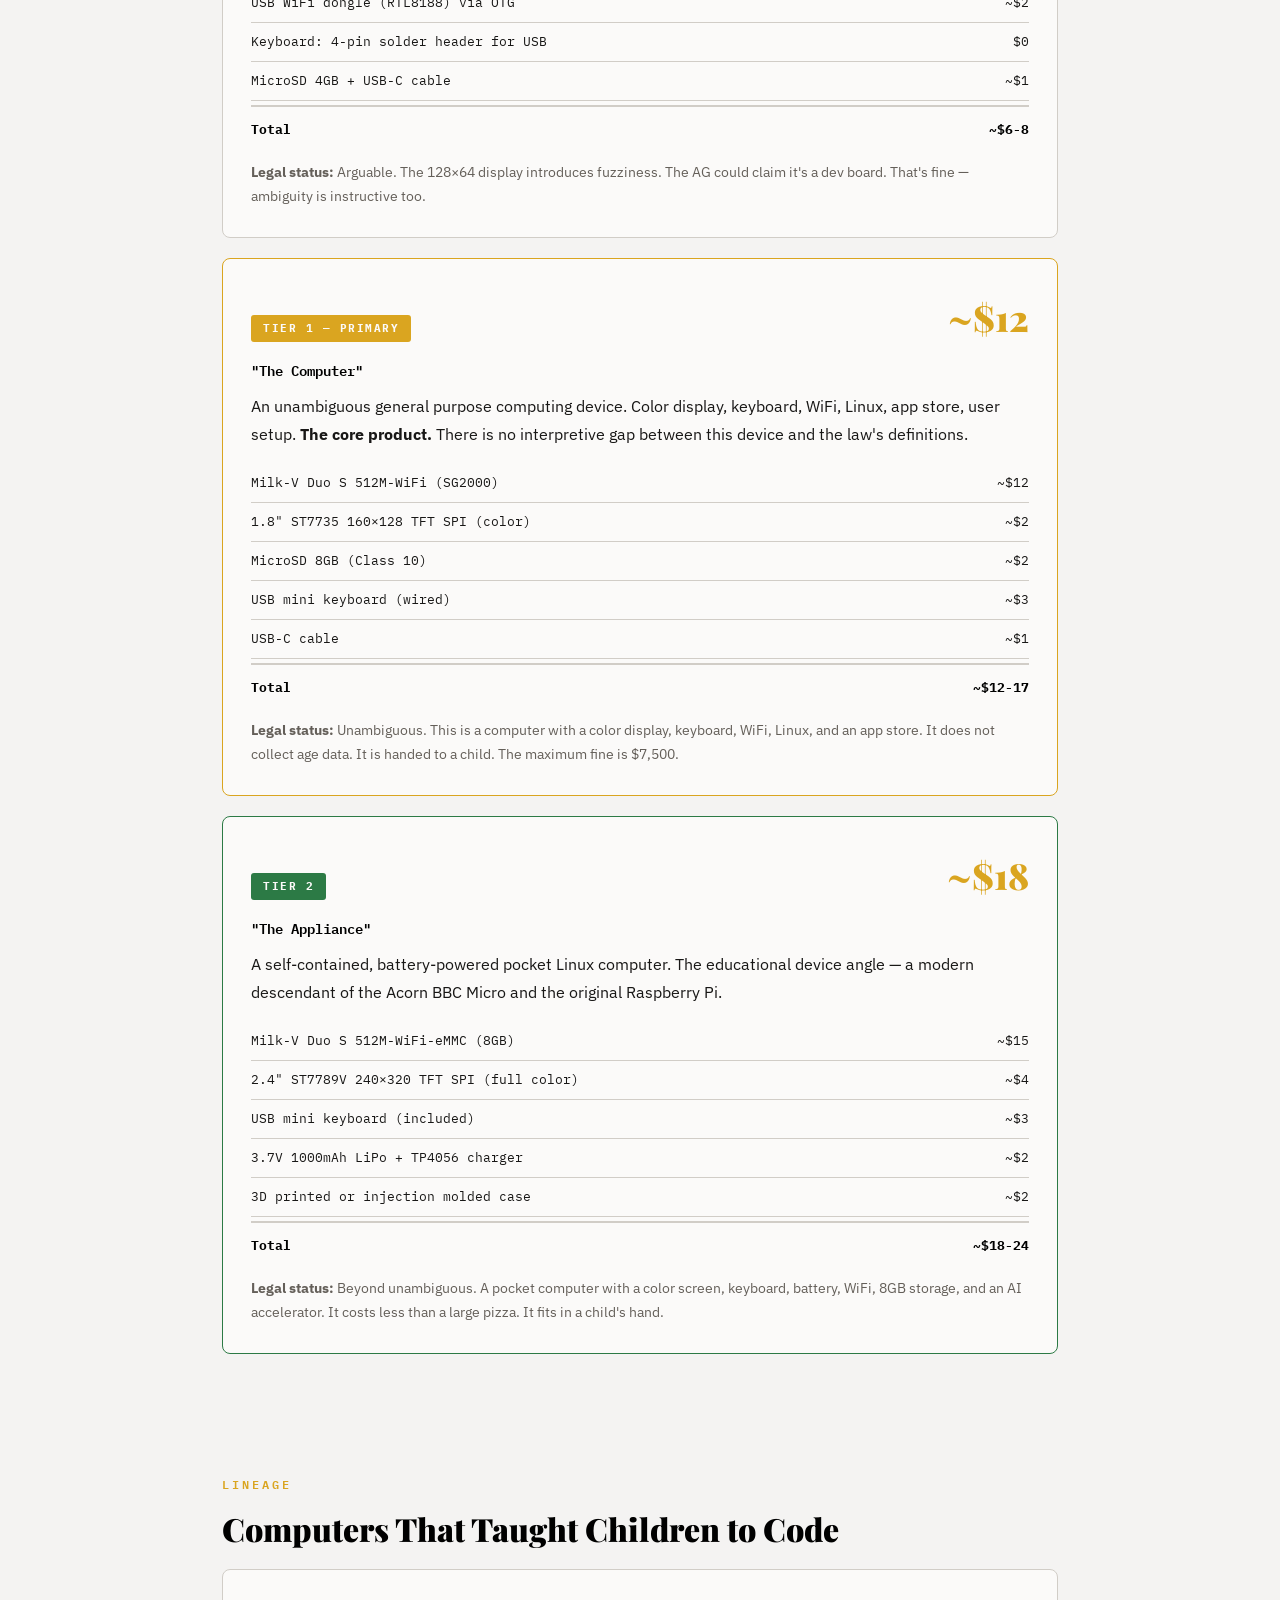
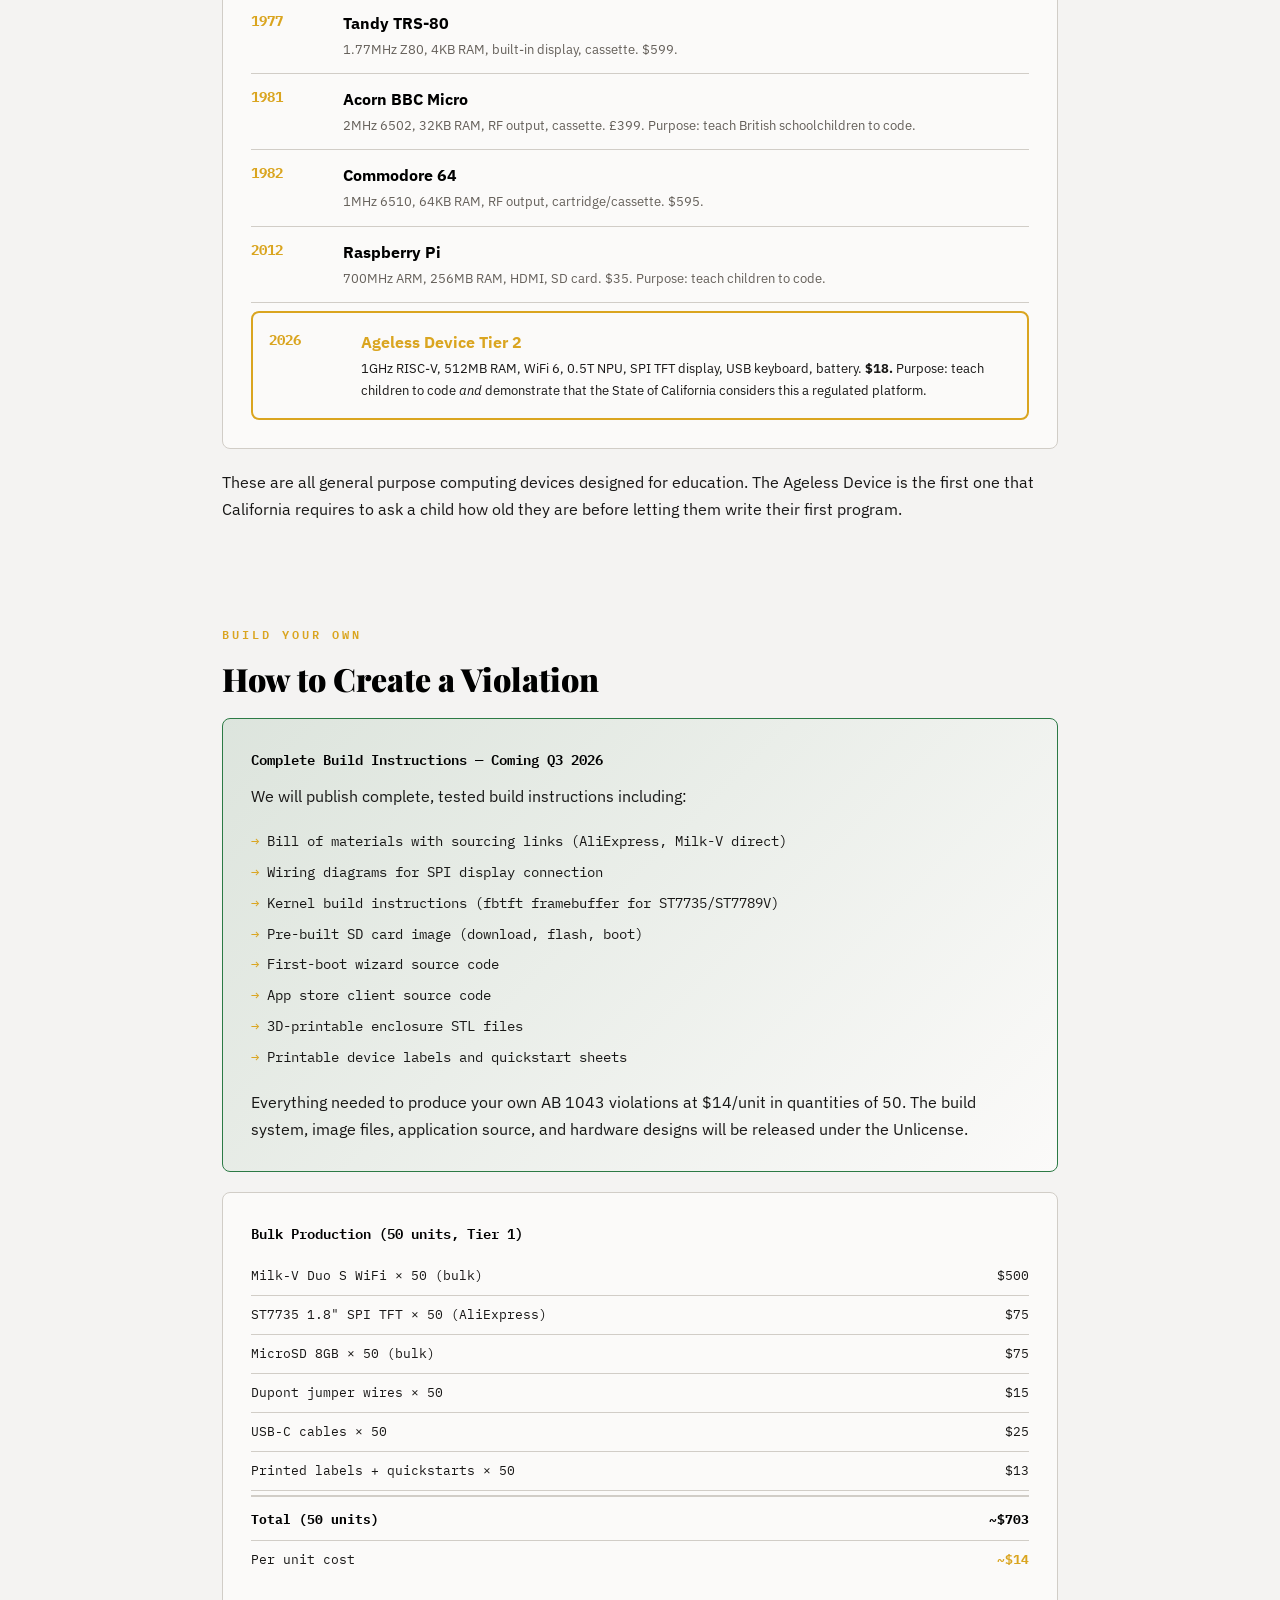
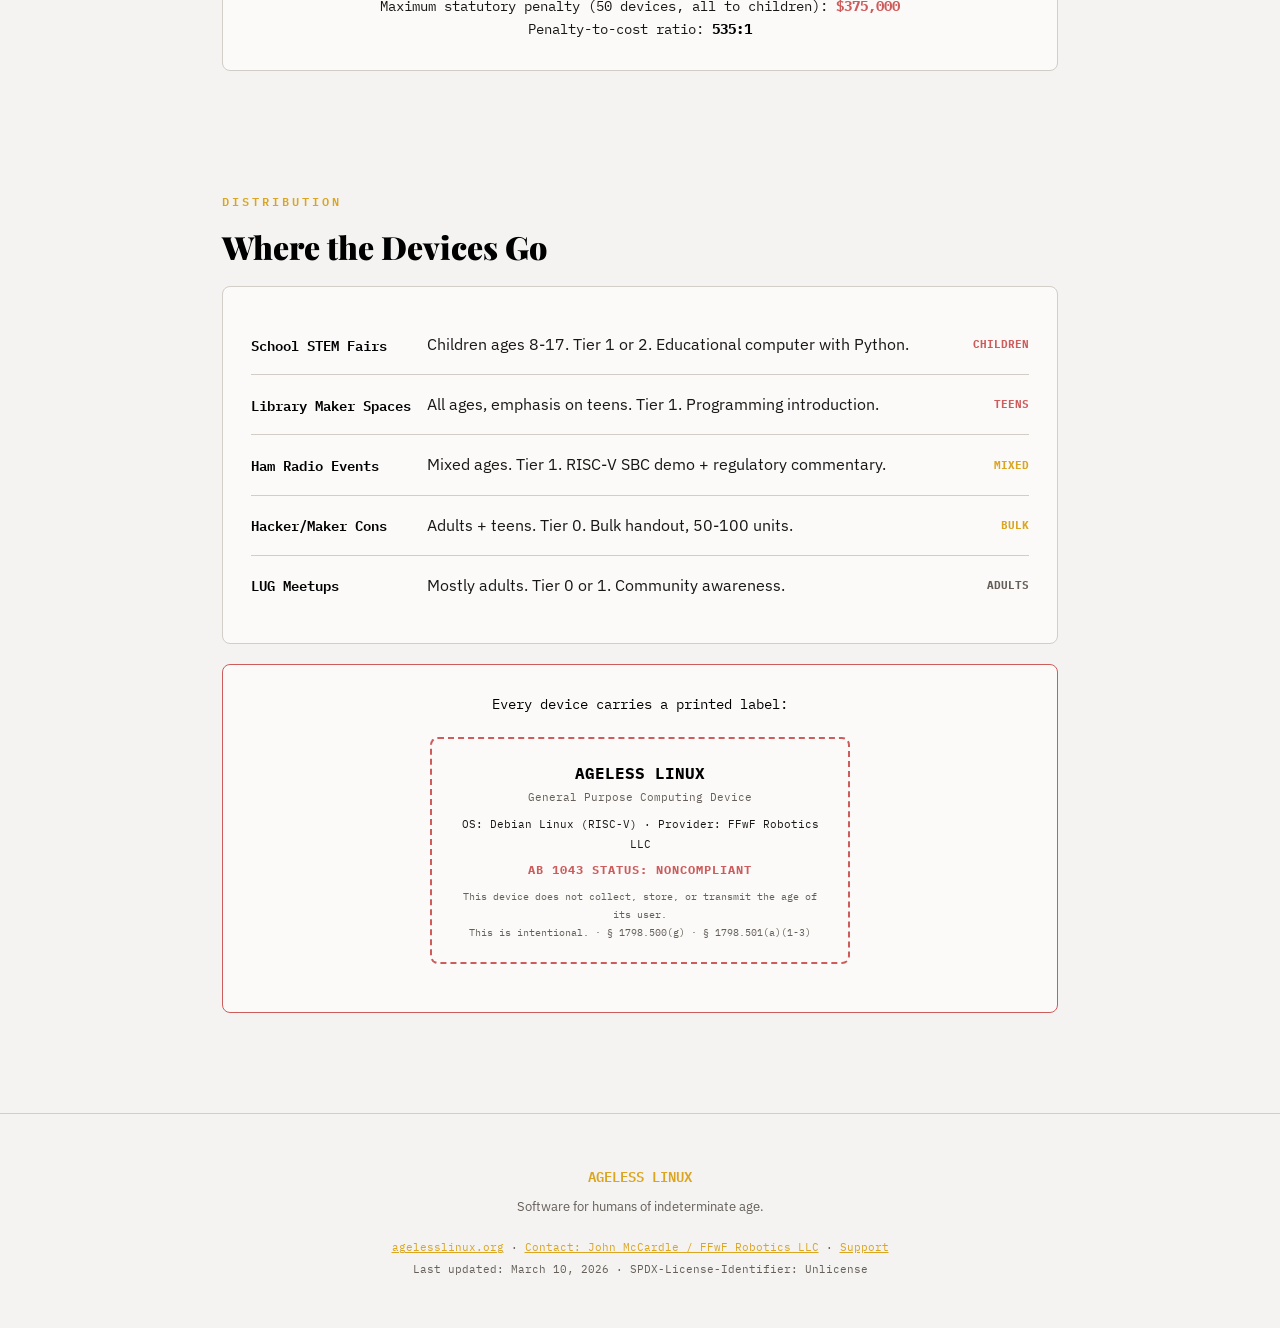
<file: hardware.html>
<!DOCTYPE html>
<html lang="en">
<head>
<meta charset="UTF-8">
<meta name="viewport" content="width=device-width, initial-scale=1.0">
<title>Ageless Linux — Hardware: The Ageless Device</title>
<link rel="alternate" type="application/rss+xml" title="Ageless Linux: Updates" href="/rss.xml">
<script src="base.js"></script>
  <link rel="stylesheet" href="style.css">
</head>
<body class="page-hardware">

<nav>
  <div class="inner">
    <a href="index.html" class="logo">AGELESS<span> LINUX</span></a>
    <div class="links">
      <a href="index.html">Home</a>
      <a href="map.html">State Laws</a>
      <a href="lobbyists.html">Lobbyists</a>
      <a href="distros.html">Distros</a>
      <a href="fax.html">Fax Rep</a>
      <a href="download.html">Download</a>
      <a href="hardware.html" class="active">Hardware</a>
      <a href="citations.html">Citations</a></div>
    <button class="theme-toggle" onclick="toggleTheme()" aria-label="Toggle theme">
        <img src="ast/sun.svg" class="sun-icon" alt="Switch to light mode">
        <img src="ast/moon.svg" class="moon-icon" alt="Switch to dark mode">
      </button>
  </div>
</nav>

<main>

<div class="page-header">
  <div class="container">
    <h2>Civil Disobedience Hardware</h2>
    <h1>The Ageless <em>Device</em></h1>
    <p>
      A physical computing device designed to satisfy every element of the
      California Digital Age Assurance Act's regulatory scope while deliberately
      refusing to comply with its requirements. The device costs less than lunch
      and will be handed to children.
    </p>
  </div>
</div>

<!-- PLATFORM -->
<section>
  <div class="container">
    <h2>Platform</h2>
    <h3>Milk-V Duo S (RISC-V / ARM)</h3>

    <div class="card">
      <div style="display:grid; grid-template-columns:1fr 1fr; gap:24px;">
        <div>
          <h4 style="margin-top:0;">SoC: Sophgo SG2000</h4>
          <div style="font-family:'IBM Plex Mono',monospace; font-size:13px; line-height:2;">
            RISC-V C906 @ 1GHz (primary)<br>
            ARM Cortex-A53 @ 1GHz (alternate)<br>
            8051 co-processor @ 8KB SRAM<br>
            <strong style="color:var(--accent);">0.5 TOPS INT8 NPU</strong>
          </div>
          <p style="margin-top:12px; font-size:14px; color:var(--text-dim);">
            Yes — this device has an AI accelerator. Under AB 1043, an
            AI-capable Linux computer handed to a child without age
            verification is legally indistinguishable from an iPhone.
            The iPhone costs $1,199. This costs $12.
          </p>
        </div>
        <div>
          <h4 style="margin-top:0;">Connectivity</h4>
          <div style="font-family:'IBM Plex Mono',monospace; font-size:13px; line-height:2;">
            512MB DDR3 RAM<br>
            WiFi 6 (802.11ax) + BT 5.0<br>
            USB 2.0 HOST (Type-A)<br>
            100Mbps Ethernet<br>
            MicroSD + 8GB eMMC option<br>
            SPI GPIO → fbtft display<br>
            MIPI DSI 2-lane output<br>
            43mm × 43mm
          </div>
        </div>
      </div>
    </div>

    <div class="card">
      <h4 style="margin-top:0;">Why RISC-V?</h4>
      <p>
        A Raspberry Pi would work. But the Milk-V Duo S on RISC-V establishes
        that the law applies to novel architectures, not just the ARM/x86 duopoly
        the legislature was imagining. A RISC-V device running Linux is still a
        "general purpose computing device" running "operating system software."
        The instruction set architecture is irrelevant to the statute. We want
        the AG to have to explain why.
      </p>
    </div>
  </div>
</section>

<!-- TIERS -->
<section>
  <div class="container">
    <h2>Configuration Tiers</h2>
    <h3>Three Levels of Infraction</h3>

    <!-- TIER 0 -->
    <div class="card">
      <div class="tier-header">
        <div>
          <span class="badge badge-dim">Tier 0</span>
          <h4 style="margin-top:4px;">"The Pamphlet"</h4>
        </div>
        <div class="tier-price">~$6</div>
      </div>
      <p>
        Minimum viable violation. A bootable Linux device with a display, network
        connectivity, and an app store. No battery, no keyboard — just proof that
        this constitutes a regulated device under AB 1043. Good for bulk handout
        at conferences (50-100 units).
      </p>
      <div style="margin-top:16px;">
        <div class="bom-row"><div>Milk-V Duo 256M (SG2002, no WiFi)</div><div>~$5</div></div>
        <div class="bom-row"><div>0.96" SSD1306 128×64 OLED (I2C)</div><div>~$1</div></div>
        <div class="bom-row"><div>USB WiFi dongle (RTL8188) via OTG</div><div>~$2</div></div>
        <div class="bom-row"><div>Keyboard: 4-pin solder header for USB</div><div>$0</div></div>
        <div class="bom-row"><div>MicroSD 4GB + USB-C cable</div><div>~$1</div></div>
        <div class="bom-row bom-total"><div>Total</div><div>~$6-8</div></div>
      </div>
      <p style="margin-top:12px; font-size:14px; color:var(--text-dim);">
        <strong>Legal status:</strong> Arguable. The 128×64 display introduces
        fuzziness. The AG could claim it's a dev board. That's fine — ambiguity
        is instructive too.
      </p>
    </div>

    <!-- TIER 1 -->
    <div class="card" style="border-color:var(--accent);">
      <div class="tier-header">
        <div>
          <span class="badge badge-yellow">Tier 1 — Primary</span>
          <h4 style="margin-top:4px;">"The Computer"</h4>
        </div>
        <div class="tier-price">~$12</div>
      </div>
      <p>
        An unambiguous general purpose computing device. Color display, keyboard,
        WiFi, Linux, app store, user setup. <strong>The core product.</strong>
        There is no interpretive gap between this device and the law's definitions.
      </p>
      <div style="margin-top:16px;">
        <div class="bom-row"><div>Milk-V Duo S 512M-WiFi (SG2000)</div><div>~$12</div></div>
        <div class="bom-row"><div>1.8" ST7735 160×128 TFT SPI (color)</div><div>~$2</div></div>
        <div class="bom-row"><div>MicroSD 8GB (Class 10)</div><div>~$2</div></div>
        <div class="bom-row"><div>USB mini keyboard (wired)</div><div>~$3</div></div>
        <div class="bom-row"><div>USB-C cable</div><div>~$1</div></div>
        <div class="bom-row bom-total"><div>Total</div><div>~$12-17</div></div>
      </div>
      <p style="margin-top:12px; font-size:14px; color:var(--text-dim);">
        <strong>Legal status:</strong> Unambiguous. This is a computer with a color
        display, keyboard, WiFi, Linux, and an app store. It does not collect age data.
        It is handed to a child. The maximum fine is $7,500.
      </p>
    </div>

    <!-- TIER 2 -->
    <div class="card" style="border-color:var(--green);">
      <div class="tier-header">
        <div>
          <span class="badge badge-green">Tier 2</span>
          <h4 style="margin-top:4px;">"The Appliance"</h4>
        </div>
        <div class="tier-price">~$18</div>
      </div>
      <p>
        A self-contained, battery-powered pocket Linux computer. The educational
        device angle — a modern descendant of the Acorn BBC Micro and the original
        Raspberry Pi.
      </p>
      <div style="margin-top:16px;">
        <div class="bom-row"><div>Milk-V Duo S 512M-WiFi-eMMC (8GB)</div><div>~$15</div></div>
        <div class="bom-row"><div>2.4" ST7789V 240×320 TFT SPI (full color)</div><div>~$4</div></div>
        <div class="bom-row"><div>USB mini keyboard (included)</div><div>~$3</div></div>
        <div class="bom-row"><div>3.7V 1000mAh LiPo + TP4056 charger</div><div>~$2</div></div>
        <div class="bom-row"><div>3D printed or injection molded case</div><div>~$2</div></div>
        <div class="bom-row bom-total"><div>Total</div><div>~$18-24</div></div>
      </div>
      <p style="margin-top:12px; font-size:14px; color:var(--text-dim);">
        <strong>Legal status:</strong> Beyond unambiguous. A pocket computer with a
        color screen, keyboard, battery, WiFi, 8GB storage, and an AI accelerator.
        It costs less than a large pizza. It fits in a child's hand.
      </p>
    </div>
  </div>
</section>

<!-- EDUCATIONAL LINEAGE -->
<section>
  <div class="container">
    <h2>Lineage</h2>
    <h3>Computers That Taught Children to Code</h3>

    <div class="card">
      <div class="lineage-item">
        <div class="lineage-year">1977</div>
        <div>
          <strong style="color:var(--text-bright);">Tandy TRS-80</strong>
          <div class="lineage-specs">1.77MHz Z80, 4KB RAM, built-in display, cassette. $599.</div>
        </div>
      </div>
      <div class="lineage-item">
        <div class="lineage-year">1981</div>
        <div>
          <strong style="color:var(--text-bright);">Acorn BBC Micro</strong>
          <div class="lineage-specs">2MHz 6502, 32KB RAM, RF output, cassette. £399. Purpose: teach British schoolchildren to code.</div>
        </div>
      </div>
      <div class="lineage-item">
        <div class="lineage-year">1982</div>
        <div>
          <strong style="color:var(--text-bright);">Commodore 64</strong>
          <div class="lineage-specs">1MHz 6510, 64KB RAM, RF output, cartridge/cassette. $595.</div>
        </div>
      </div>
      <div class="lineage-item">
        <div class="lineage-year">2012</div>
        <div>
          <strong style="color:var(--text-bright);">Raspberry Pi</strong>
          <div class="lineage-specs">700MHz ARM, 256MB RAM, HDMI, SD card. $35. Purpose: teach children to code.</div>
        </div>
      </div>
      <div class="lineage-item" style="border-bottom:none; border:2px solid var(--accent); border-radius:8px; padding:16px; margin-top:8px;">
        <div class="lineage-year">2026</div>
        <div>
          <strong style="color:var(--accent);">Ageless Device Tier 2</strong>
          <div class="lineage-specs" style="color:var(--text);">
            1GHz RISC-V, 512MB RAM, WiFi 6, 0.5T NPU, SPI TFT display,
            USB keyboard, battery. <strong>$18.</strong>
            Purpose: teach children to code <em>and</em> demonstrate that the
            State of California considers this a regulated platform.
          </div>
        </div>
      </div>
    </div>

    <p style="margin-top:16px;">
      These are all general purpose computing devices designed for education.
      The Ageless Device is the first one that California requires to ask a child
      how old they are before letting them write their first program.
    </p>
  </div>
</section>

<!-- BUILD YOUR OWN -->
<section>
  <div class="container">
    <h2>Build Your Own</h2>
    <h3>How to Create a Violation</h3>

    <div class="card green-card">
      <h4 style="margin-top:0;">Complete Build Instructions — Coming Q3 2026</h4>
      <p>
        We will publish complete, tested build instructions including:
      </p>
      <div style="margin:16px 0; font-family:'IBM Plex Mono',monospace; font-size:14px; line-height:2.2;">
        <div><span style="color:var(--accent);">→</span> Bill of materials with sourcing links (AliExpress, Milk-V direct)</div>
        <div><span style="color:var(--accent);">→</span> Wiring diagrams for SPI display connection</div>
        <div><span style="color:var(--accent);">→</span> Kernel build instructions (fbtft framebuffer for ST7735/ST7789V)</div>
        <div><span style="color:var(--accent);">→</span> Pre-built SD card image (download, flash, boot)</div>
        <div><span style="color:var(--accent);">→</span> First-boot wizard source code</div>
        <div><span style="color:var(--accent);">→</span> App store client source code</div>
        <div><span style="color:var(--accent);">→</span> 3D-printable enclosure STL files</div>
        <div><span style="color:var(--accent);">→</span> Printable device labels and quickstart sheets</div>
      </div>
      <p style="margin-top:12px;">
        Everything needed to produce your own AB 1043 violations at $14/unit
        in quantities of 50. The build system, image files, application source,
        and hardware designs will be released under the Unlicense.
      </p>
    </div>

    <div class="card">
      <h4 style="margin-top:0;">Bulk Production (50 units, Tier 1)</h4>
      <div style="margin-top:12px;">
        <div class="bom-row"><div>Milk-V Duo S WiFi × 50 (bulk)</div><div>$500</div></div>
        <div class="bom-row"><div>ST7735 1.8" SPI TFT × 50 (AliExpress)</div><div>$75</div></div>
        <div class="bom-row"><div>MicroSD 8GB × 50 (bulk)</div><div>$75</div></div>
        <div class="bom-row"><div>Dupont jumper wires × 50</div><div>$15</div></div>
        <div class="bom-row"><div>USB-C cables × 50</div><div>$25</div></div>
        <div class="bom-row"><div>Printed labels + quickstarts × 50</div><div>$13</div></div>
        <div class="bom-row bom-total"><div>Total (50 units)</div><div>~$703</div></div>
        <div class="bom-row" style="border-bottom:none;"><div>Per unit cost</div><div style="color:var(--accent); font-weight:700;">~$14</div></div>
      </div>
      <p style="margin-top:16px; text-align:center; font-family:'IBM Plex Mono',monospace; font-size:14px;">
        Maximum statutory penalty (50 devices, all to children): <strong style="color:var(--red);">$375,000</strong><br>
        Penalty-to-cost ratio: <strong style="color:var(--text-bright);">535:1</strong>
      </p>
    </div>
  </div>
</section>

<!-- DISTRIBUTION PLAN -->
<section>
  <div class="container">
    <h2>Distribution</h2>
    <h3>Where the Devices Go</h3>

    <div class="card">
      <div class="distro-row">
        <div class="distro-name">School STEM Fairs</div>
        <div>Children ages 8-17. Tier 1 or 2. Educational computer with Python.</div>
        <div class="distro-status" style="color:var(--red);">CHILDREN</div>
      </div>
      <div class="distro-row">
        <div class="distro-name">Library Maker Spaces</div>
        <div>All ages, emphasis on teens. Tier 1. Programming introduction.</div>
        <div class="distro-status" style="color:var(--red);">TEENS</div>
      </div>
      <div class="distro-row">
        <div class="distro-name">Ham Radio Events</div>
        <div>Mixed ages. Tier 1. RISC-V SBC demo + regulatory commentary.</div>
        <div class="distro-status" style="color:var(--accent);">MIXED</div>
      </div>
      <div class="distro-row">
        <div class="distro-name">Hacker/Maker Cons</div>
        <div>Adults + teens. Tier 0. Bulk handout, 50-100 units.</div>
        <div class="distro-status" style="color:var(--accent);">BULK</div>
      </div>
      <div class="distro-row" style="border-bottom:none;">
        <div class="distro-name">LUG Meetups</div>
        <div>Mostly adults. Tier 0 or 1. Community awareness.</div>
        <div class="distro-status" style="color:var(--text-dim);">ADULTS</div>
      </div>
    </div>

    <div class="card" style="margin-top:16px; text-align:center; border-color:var(--red);">
      <p style="font-family:'IBM Plex Mono',monospace; font-size:14px; color:var(--text-bright);">
        Every device carries a printed label:
      </p>
      <div style="margin:20px auto; max-width:420px; padding:20px; border:2px dashed var(--red); border-radius:8px; font-family:'IBM Plex Mono',monospace; font-size:12px; text-align:center; line-height:1.8;">
        <div style="font-size:16px; font-weight:700; color:var(--text-bright);">AGELESS LINUX</div>
        <div style="font-size:11px; color:var(--text-dim);">General Purpose Computing Device</div>
        <div style="margin-top:8px; font-size:11px; color:var(--text);">
          OS: Debian Linux (RISC-V) · Provider: FFwF Robotics LLC
        </div>
        <div style="margin-top:4px; font-size:12px; color:var(--red); font-weight:700; letter-spacing:1px;">
          AB 1043 STATUS: NONCOMPLIANT
        </div>
        <div style="margin-top:8px; font-size:10px; color:var(--text-dim);">
          This device does not collect, store, or transmit the age of its user.<br>
          This is intentional. · § 1798.500(g) · § 1798.501(a)(1-3)
        </div>
      </div>
    </div>
  </div>
</section>

</main>

<footer>
  <div class="container">
    <p style="font-family:'IBM Plex Mono',monospace; color:var(--accent); font-size:14px; font-weight:600;">AGELESS LINUX</p>
    <p style="margin-top:4px;">Software for humans of indeterminate age.</p>
    <div class="legal-footer">
      <a href="https://agelesslinux.org">agelesslinux.org</a> ·
      <a href="https://ffwf.net/contact">Contact: John McCardle / FFwF Robotics LLC</a> ·
      <a href="support.html">Support</a>
      <br>Last updated: March 10, 2026 · SPDX-License-Identifier: Unlicense
    </div>
  </div>
</footer>

</body>
</html>
</file>
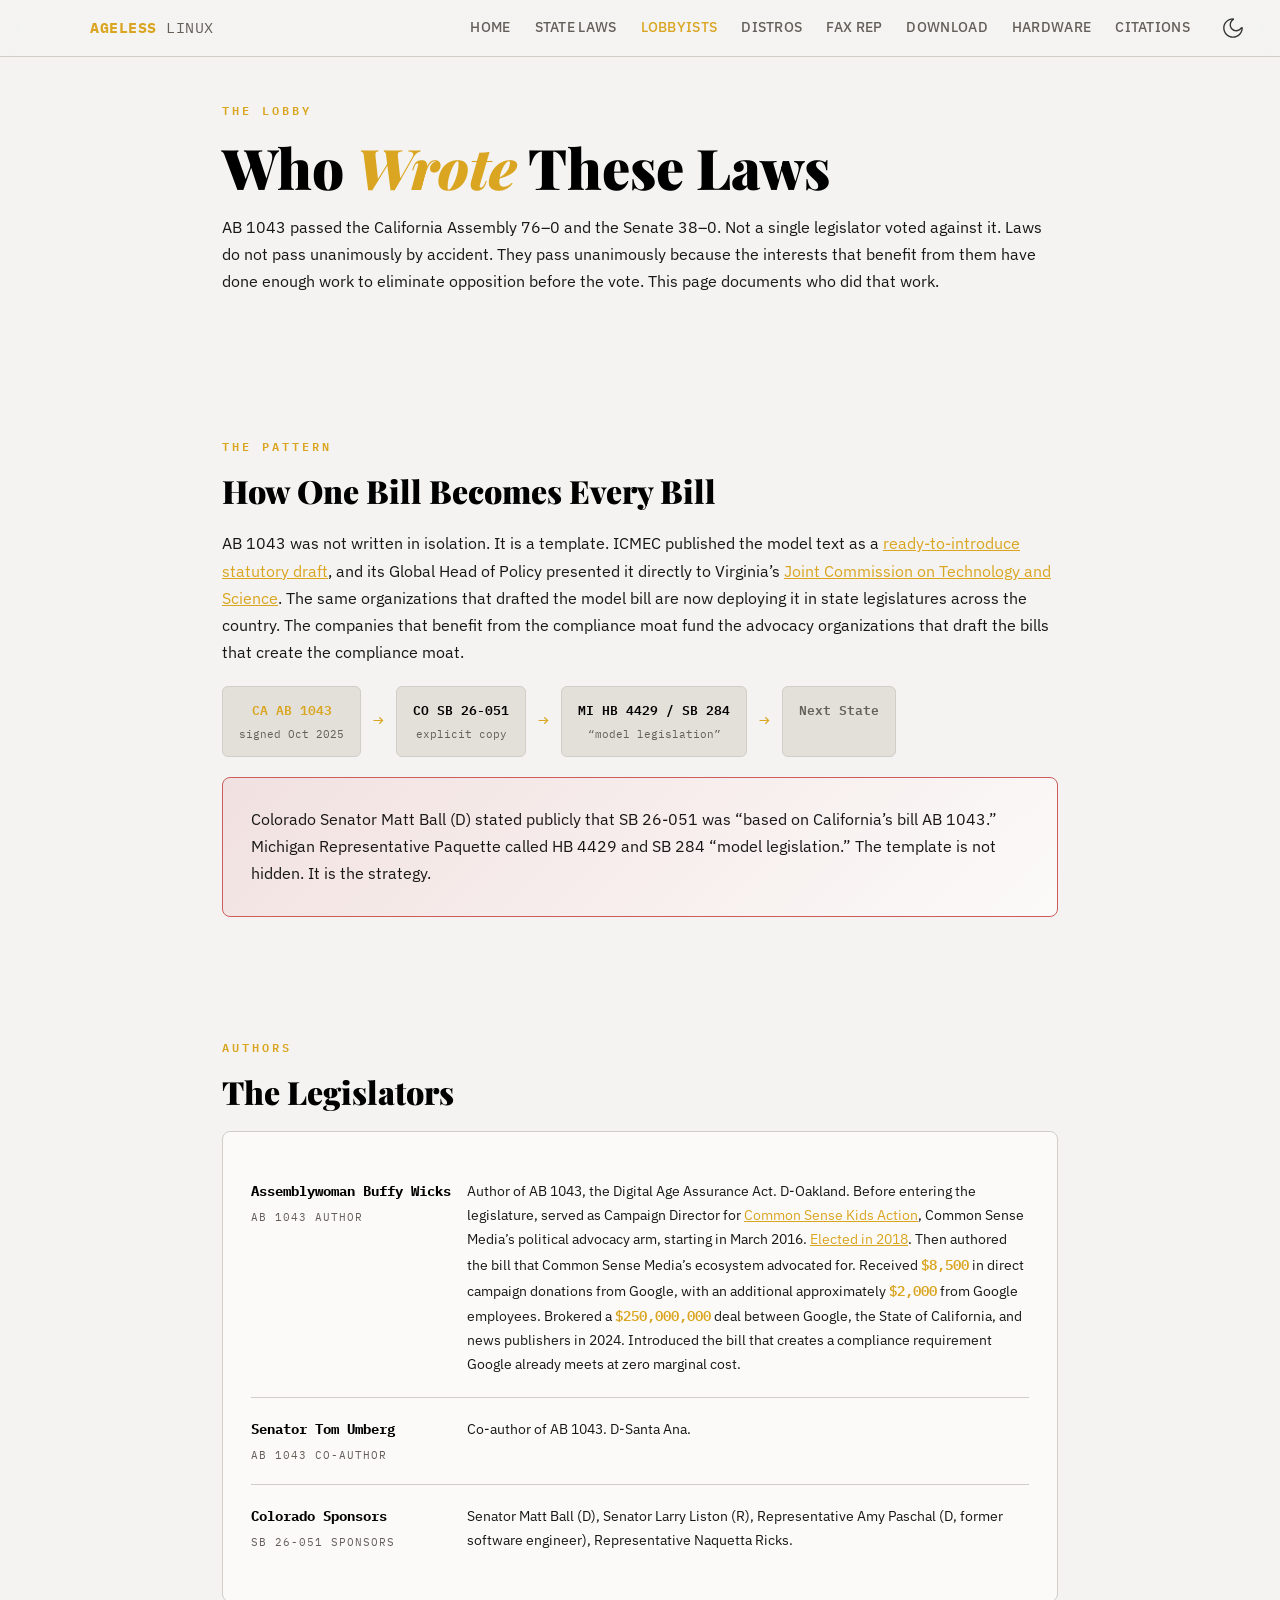
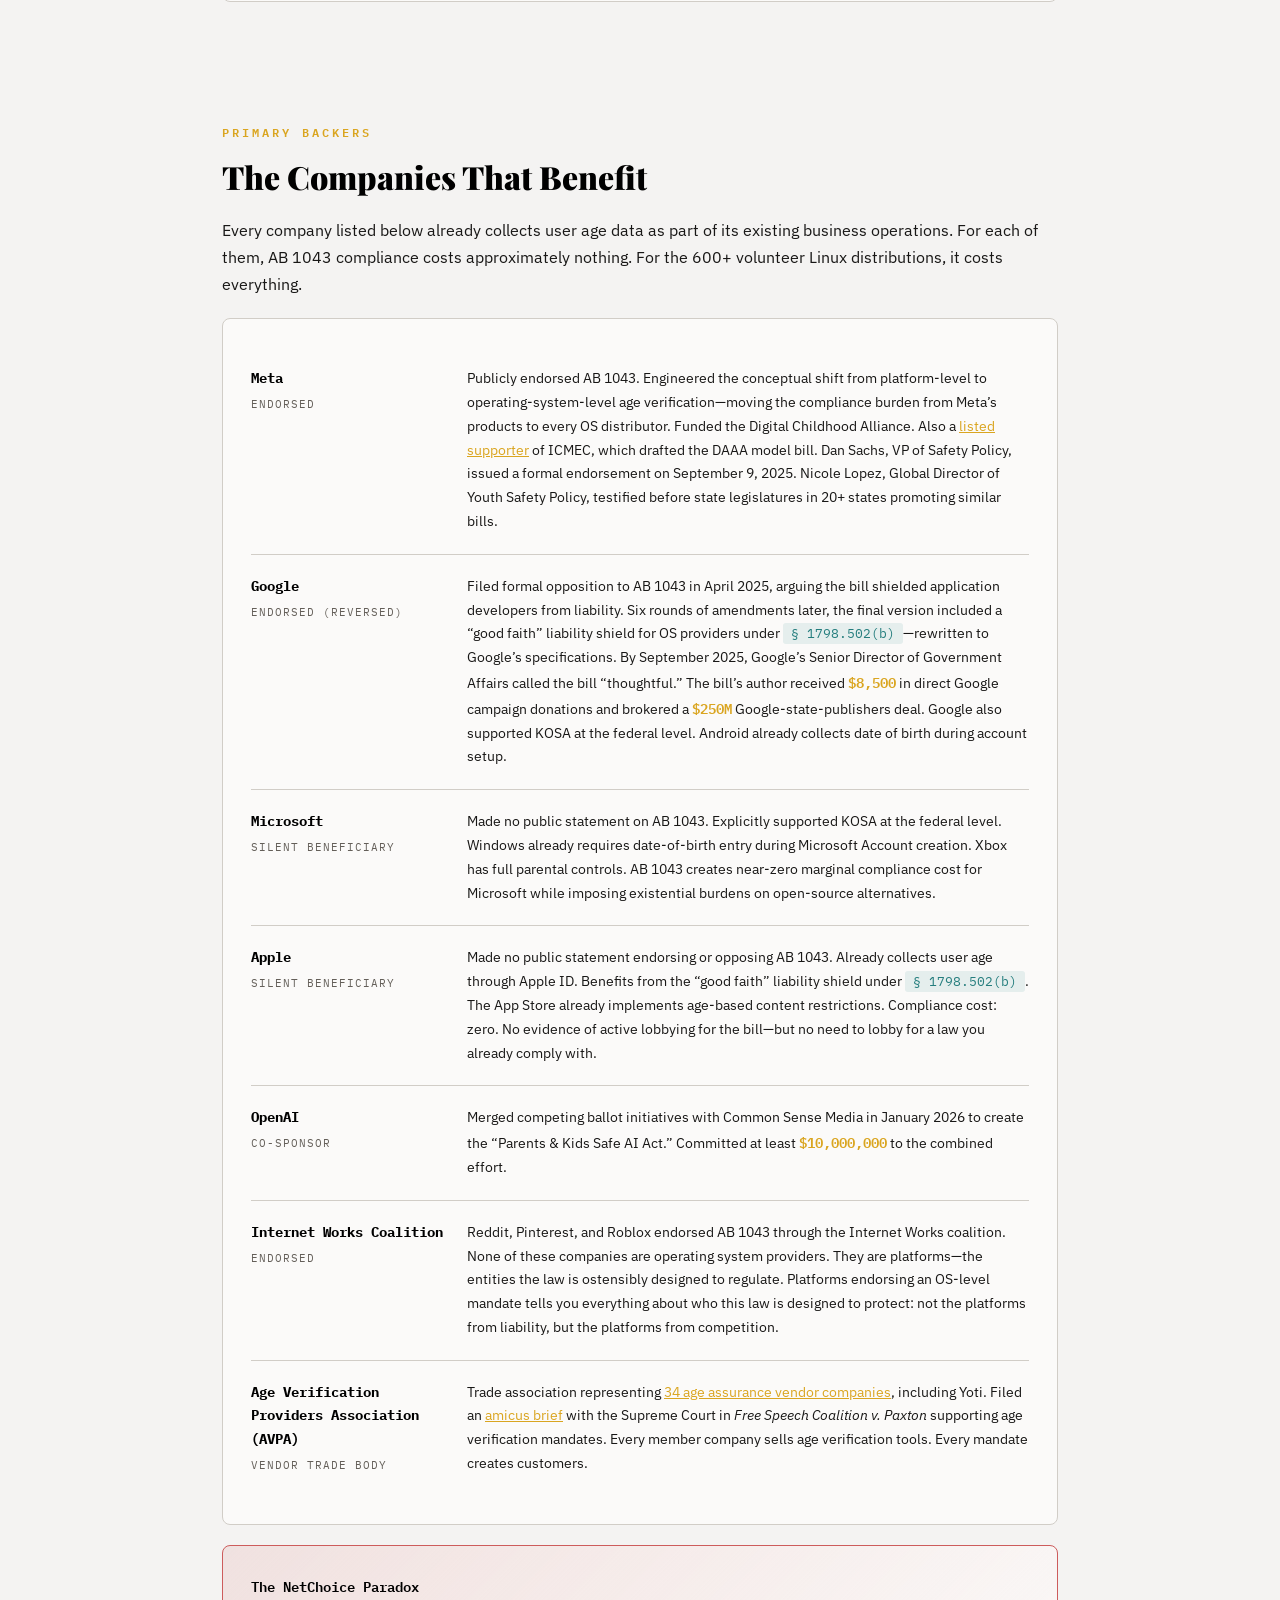
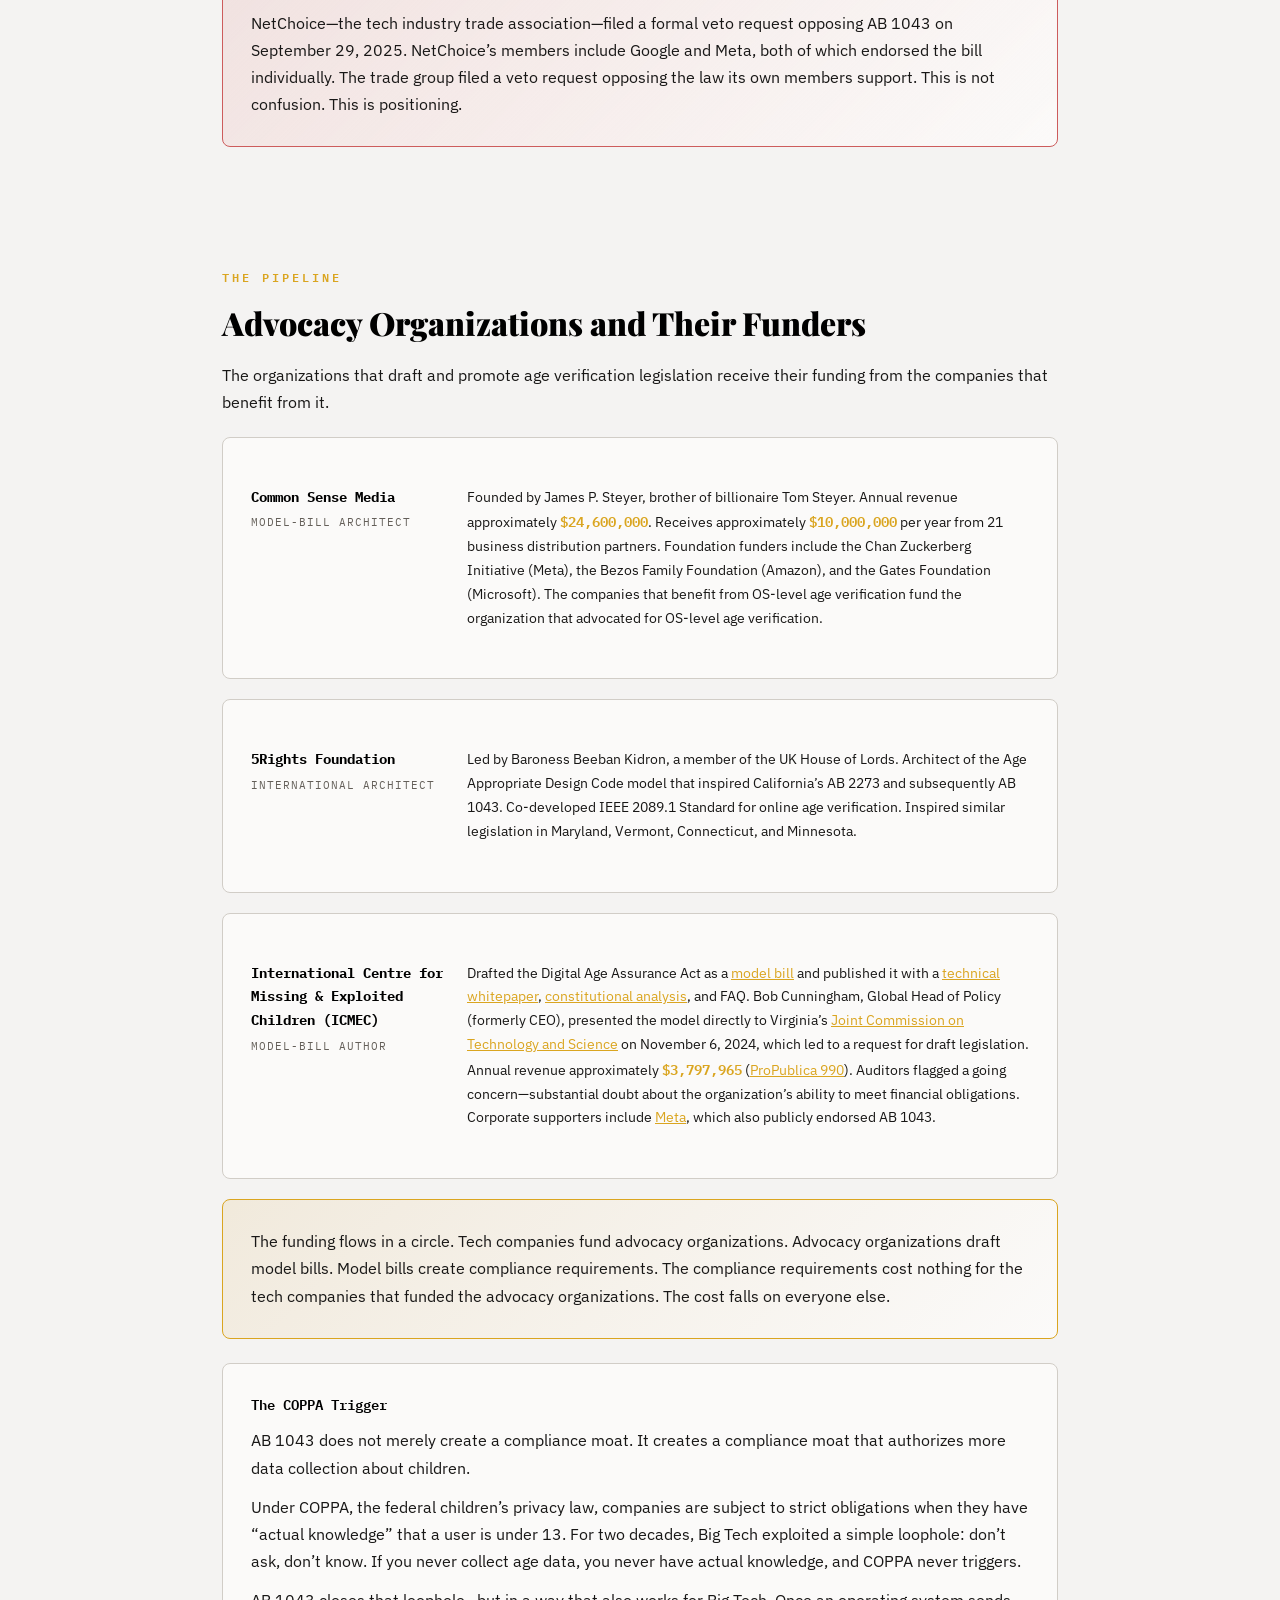
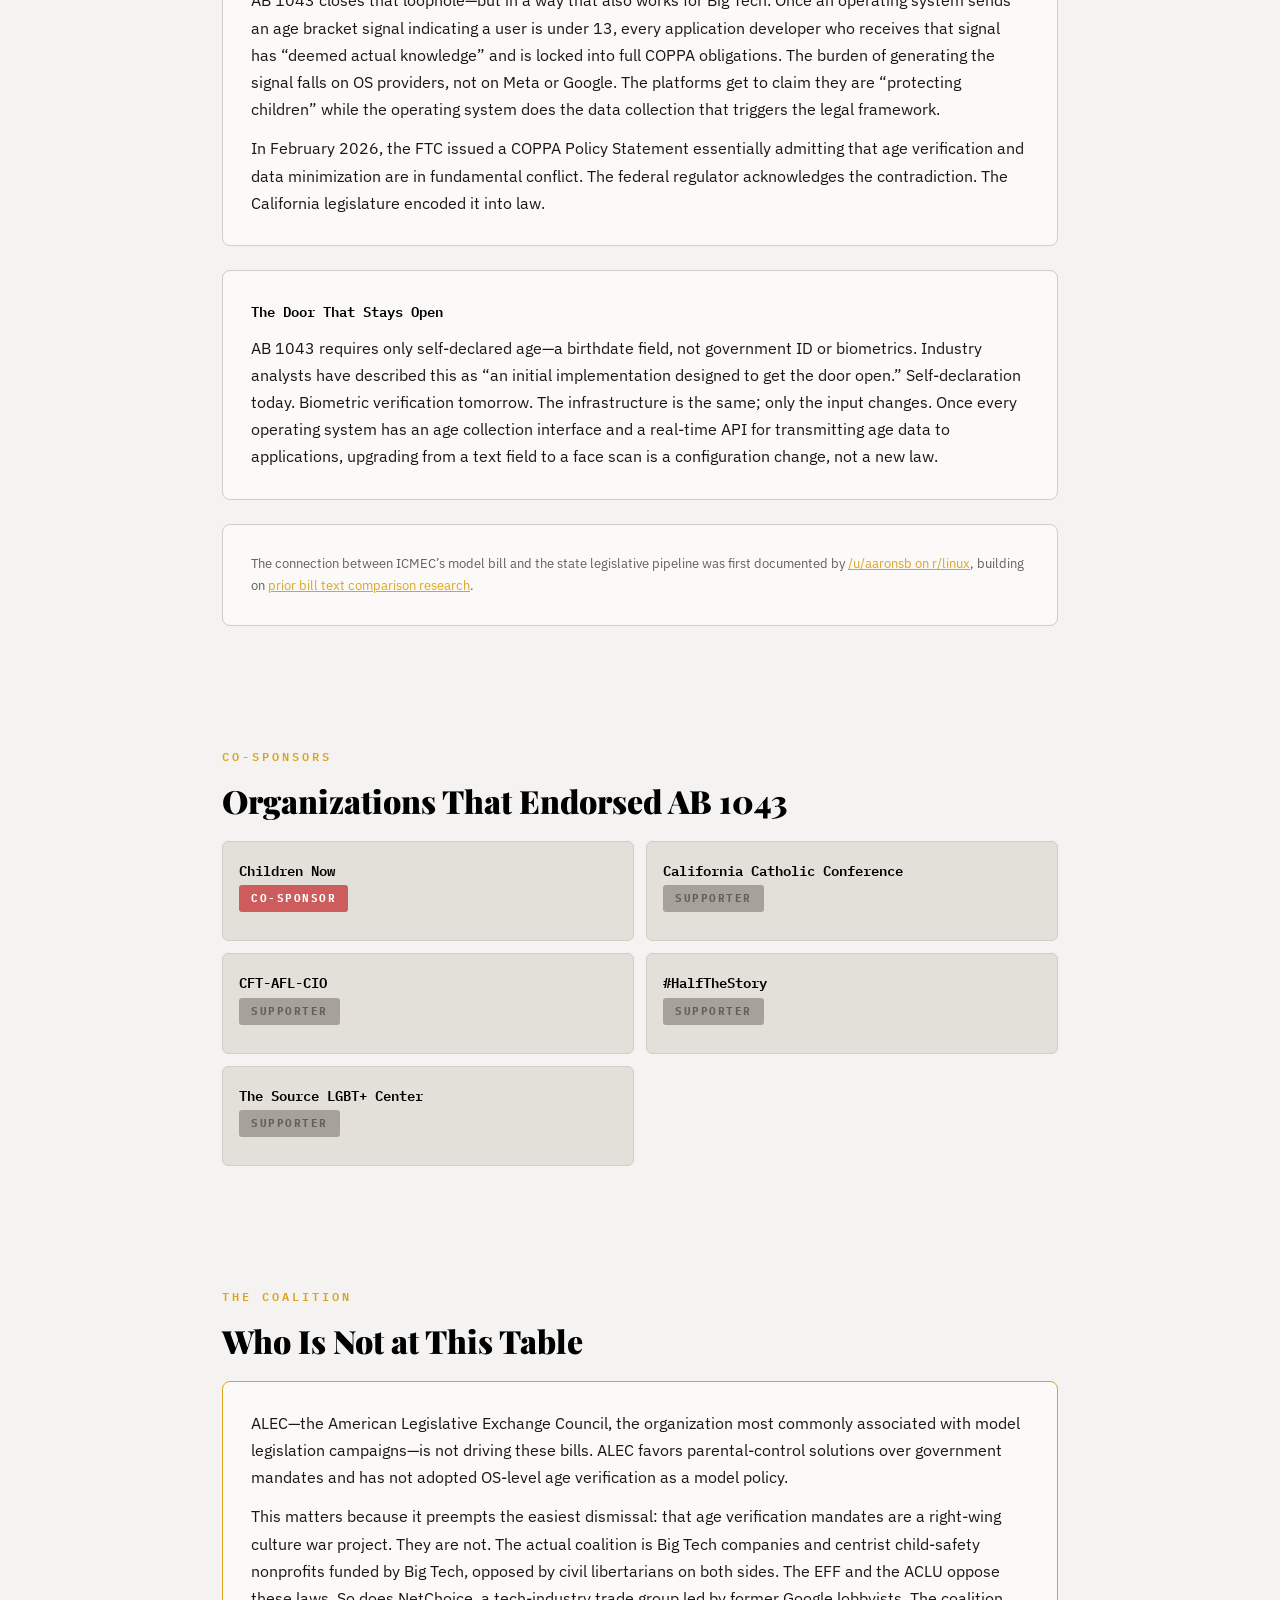
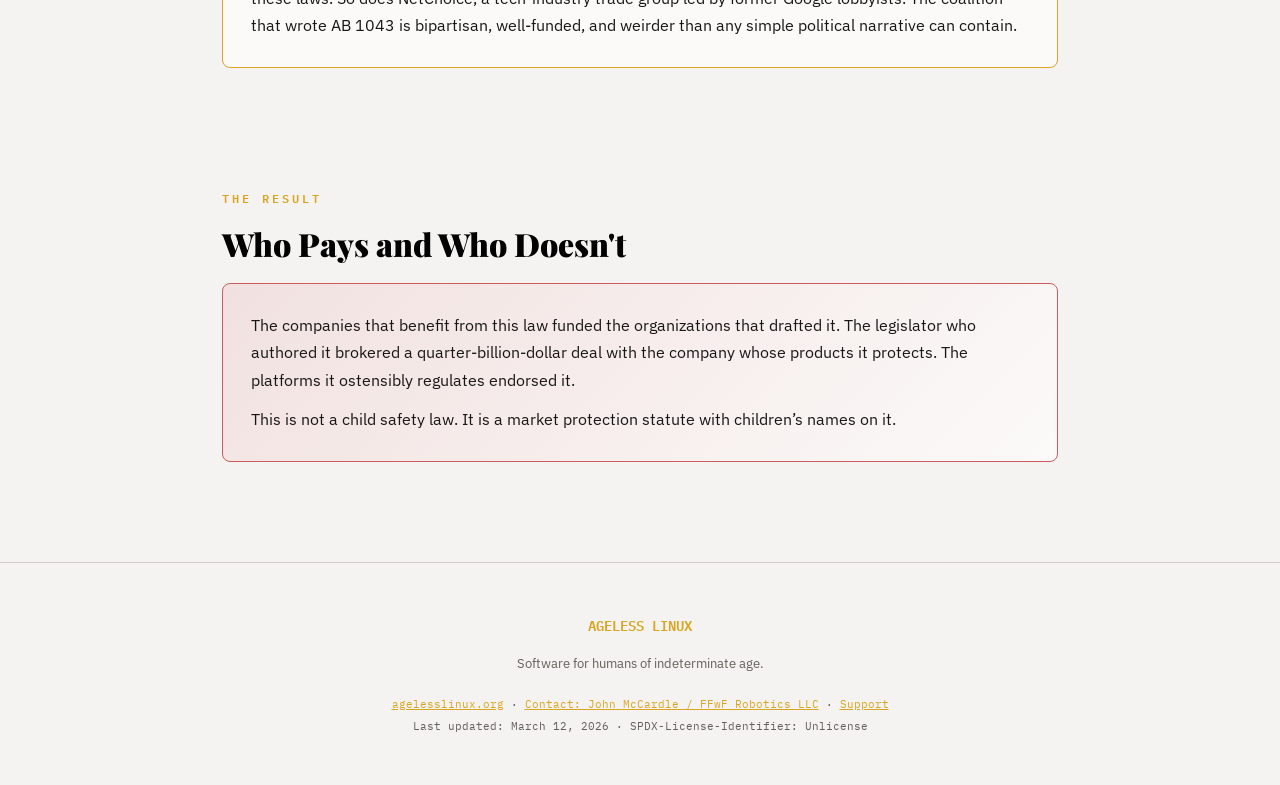
<file: lobbyists.html>
<!DOCTYPE html>
<html lang="en">
<head>
<meta charset="UTF-8">
<meta name="viewport" content="width=device-width, initial-scale=1.0">
<title>Ageless Linux — The Lobby: Who Wrote These Laws</title>
<link rel="alternate" type="application/rss+xml" title="Ageless Linux: Updates" href="/rss.xml">
<script src="base.js"></script>
  <link rel="stylesheet" href="style.css">
</head>
<body class="page-lobbyists">

<nav>
  <div class="inner">
    <a href="index.html" class="logo">AGELESS<span> LINUX</span></a>
    <div class="links">
      <a href="index.html">Home</a>
      <a href="map.html">State Laws</a>
      <a href="lobbyists.html" class="active">Lobbyists</a>
      <a href="distros.html">Distros</a>
      <a href="fax.html">Fax Rep</a>
      <a href="download.html">Download</a>
      <a href="hardware.html">Hardware</a>
      <a href="citations.html">Citations</a></div>
    <button class="theme-toggle" onclick="toggleTheme()" aria-label="Toggle theme">
        <img src="ast/sun.svg" class="sun-icon" alt="Switch to light mode">
        <img src="ast/moon.svg" class="moon-icon" alt="Switch to dark mode">
      </button>
  </div>
</nav>

<main>

<div class="page-header">
  <div class="container">
    <h2>The Lobby</h2>
    <h1>Who <em>Wrote</em> These Laws</h1>
    <p>
      AB 1043 passed the California Assembly 76&ndash;0 and the Senate 38&ndash;0. Not a single
      legislator voted against it. Laws do not pass unanimously by accident. They pass unanimously
      because the interests that benefit from them have done enough work to eliminate opposition
      before the vote. This page documents who did that work.
    </p>
  </div>
</div>

<!-- THE PATTERN -->
<section>
  <div class="container">
    <h2>The Pattern</h2>
    <h3>How One Bill Becomes Every Bill</h3>

    <p>
      AB 1043 was not written in isolation. It is a template. ICMEC published the model text as a
      <a href="https://cdn.icmec.org/wp-content/uploads/2024/10/Digital-Age-Assurance-Act-2024.pdf">ready-to-introduce
      statutory draft</a>, and its Global Head of Policy presented it directly to Virginia&rsquo;s
      <a href="https://dls.virginia.gov/commissions/jcots/materials/2024_annual_report.pdf">Joint Commission
      on Technology and Science</a>. The same organizations that drafted the model bill are now
      deploying it in state legislatures across the country. The companies that benefit from the
      compliance moat fund the advocacy organizations that draft the bills that create the compliance moat.
    </p>

    <div class="pipeline-step">
      <div class="pipeline-node">
        <div style="color:var(--accent); font-weight:600;">CA AB 1043</div>
        <div style="font-size:11px; color:var(--text-dim); margin-top:4px;">signed Oct 2025</div>
      </div>
      <div class="pipeline-arrow">&rarr;</div>
      <div class="pipeline-node">
        <div style="color:var(--text-bright); font-weight:600;">CO SB 26-051</div>
        <div style="font-size:11px; color:var(--text-dim); margin-top:4px;">explicit copy</div>
      </div>
      <div class="pipeline-arrow">&rarr;</div>
      <div class="pipeline-node">
        <div style="color:var(--text-bright); font-weight:600;">MI HB 4429 / SB 284</div>
        <div style="font-size:11px; color:var(--text-dim); margin-top:4px;">&ldquo;model legislation&rdquo;</div>
      </div>
      <div class="pipeline-arrow">&rarr;</div>
      <div class="pipeline-node">
        <div style="color:var(--text-dim); font-weight:600;">Next State</div>
        <div style="font-size:11px; color:var(--text-dim); margin-top:4px;">&nbsp;</div>
      </div>
    </div>

    <div class="card red-card">
      <p>
        Colorado Senator Matt Ball (D) stated publicly that SB 26-051 was &ldquo;based on
        California&rsquo;s bill AB 1043.&rdquo; Michigan Representative Paquette called HB 4429
        and SB 284 &ldquo;model legislation.&rdquo; The template is not hidden. It is the strategy.
      </p>
    </div>
  </div>
</section>

<!-- AUTHORS -->
<section>
  <div class="container">
    <h2>Authors</h2>
    <h3>The Legislators</h3>

    <div class="card">
      <div class="lobbyist-entry">
        <div>
          <div class="lobbyist-name">Assemblywoman Buffy Wicks</div>
          <div class="lobbyist-role">AB 1043 Author</div>
        </div>
        <div class="lobbyist-detail">
          Author of AB 1043, the Digital Age Assurance Act. D-Oakland. Before entering the
          legislature, served as Campaign Director for
          <a href="https://www.commonsensemedia.org/press-releases/common-sense-to-launch-grassroots-advocacy-campaign-in-california">Common
          Sense Kids Action</a>, Common Sense Media&rsquo;s political advocacy arm, starting in
          March 2016. <a href="https://ballotpedia.org/Buffy_Wicks">Elected in 2018</a>. Then
          authored the bill that Common Sense Media&rsquo;s ecosystem advocated for. Received
          <span class="money">$8,500</span> in direct campaign donations from Google, with an
          additional approximately <span class="money">$2,000</span> from Google employees.
          Brokered a <span class="money">$250,000,000</span> deal between Google, the State
          of California, and news publishers in 2024. Introduced the bill that creates a
          compliance requirement Google already meets at zero marginal cost.
        </div>
      </div>

      <div class="lobbyist-entry">
        <div>
          <div class="lobbyist-name">Senator Tom Umberg</div>
          <div class="lobbyist-role">AB 1043 Co-Author</div>
        </div>
        <div class="lobbyist-detail">
          Co-author of AB 1043. D-Santa Ana.
        </div>
      </div>

      <div class="lobbyist-entry" style="border-bottom:none;">
        <div>
          <div class="lobbyist-name">Colorado Sponsors</div>
          <div class="lobbyist-role">SB 26-051 Sponsors</div>
        </div>
        <div class="lobbyist-detail">
          Senator Matt Ball (D), Senator Larry Liston (R), Representative Amy Paschal
          (D, former software engineer), Representative Naquetta Ricks.
        </div>
      </div>
    </div>
  </div>
</section>

<!-- PRIMARY BACKERS -->
<section>
  <div class="container">
    <h2>Primary Backers</h2>
    <h3>The Companies That Benefit</h3>

    <p>
      Every company listed below already collects user age data as part of its existing business
      operations. For each of them, AB 1043 compliance costs approximately nothing. For the 600+
      volunteer Linux distributions, it costs everything.
    </p>

    <div class="card">
      <div class="lobbyist-entry">
        <div>
          <div class="lobbyist-name">Meta</div>
          <div class="lobbyist-role">Endorsed</div>
        </div>
        <div class="lobbyist-detail">
          Publicly endorsed AB 1043. Engineered the conceptual shift from platform-level to
          operating-system-level age verification&mdash;moving the compliance burden from
          Meta&rsquo;s products to every OS distributor. Funded the Digital Childhood Alliance.
          Also a <a href="https://www.icmec.org/our-supporters/">listed supporter</a> of ICMEC,
          which drafted the DAAA model bill.
          Dan Sachs, VP of Safety Policy, issued a formal endorsement on September 9, 2025.
          Nicole Lopez, Global Director of Youth Safety Policy, testified before state
          legislatures in 20+ states promoting similar bills.
        </div>
      </div>

      <div class="lobbyist-entry">
        <div>
          <div class="lobbyist-name">Google</div>
          <div class="lobbyist-role">Endorsed (Reversed)</div>
        </div>
        <div class="lobbyist-detail">
          Filed formal opposition to AB 1043 in April 2025, arguing the bill shielded
          application developers from liability. Six rounds of amendments later, the final
          version included a &ldquo;good faith&rdquo; liability shield for OS providers under
          <span class="legal-cite">&sect; 1798.502(b)</span>&mdash;rewritten to Google&rsquo;s
          specifications. By September 2025, Google&rsquo;s Senior Director of Government
          Affairs called the bill &ldquo;thoughtful.&rdquo; The bill&rsquo;s author received
          <span class="money">$8,500</span> in direct Google campaign donations and brokered
          a <span class="money">$250M</span> Google-state-publishers deal. Google also supported
          KOSA at the federal level. Android already collects date of birth during account setup.
        </div>
      </div>

      <div class="lobbyist-entry">
        <div>
          <div class="lobbyist-name">Microsoft</div>
          <div class="lobbyist-role">Silent Beneficiary</div>
        </div>
        <div class="lobbyist-detail">
          Made no public statement on AB 1043. Explicitly supported KOSA at the federal level.
          Windows already requires date-of-birth entry during Microsoft Account creation. Xbox
          has full parental controls. AB 1043 creates near-zero marginal compliance cost for
          Microsoft while imposing existential burdens on open-source alternatives.
        </div>
      </div>

      <div class="lobbyist-entry">
        <div>
          <div class="lobbyist-name">Apple</div>
          <div class="lobbyist-role">Silent Beneficiary</div>
        </div>
        <div class="lobbyist-detail">
          Made no public statement endorsing or opposing AB 1043. Already collects user age
          through Apple ID. Benefits from the &ldquo;good faith&rdquo; liability shield under
          <span class="legal-cite">&sect; 1798.502(b)</span>. The App Store already implements
          age-based content restrictions. Compliance cost: zero. No evidence of active lobbying
          for the bill&mdash;but no need to lobby for a law you already comply with.
        </div>
      </div>

      <div class="lobbyist-entry">
        <div>
          <div class="lobbyist-name">OpenAI</div>
          <div class="lobbyist-role">Co-Sponsor</div>
        </div>
        <div class="lobbyist-detail">
          Merged competing ballot initiatives with Common Sense Media in January 2026 to create
          the &ldquo;Parents &amp; Kids Safe AI Act.&rdquo; Committed at least
          <span class="money">$10,000,000</span> to the combined effort.
        </div>
      </div>

      <div class="lobbyist-entry">
        <div>
          <div class="lobbyist-name">Internet Works Coalition</div>
          <div class="lobbyist-role">Endorsed</div>
        </div>
        <div class="lobbyist-detail">
          Reddit, Pinterest, and Roblox endorsed AB 1043 through the Internet Works coalition.
          None of these companies are operating system providers. They are platforms&mdash;the
          entities the law is ostensibly designed to regulate. Platforms endorsing an OS-level
          mandate tells you everything about who this law is designed to protect: not the
          platforms from liability, but the platforms from competition.
        </div>
      </div>

      <div class="lobbyist-entry" style="border-bottom:none;">
        <div>
          <div class="lobbyist-name">Age Verification Providers Association (AVPA)</div>
          <div class="lobbyist-role">Vendor Trade Body</div>
        </div>
        <div class="lobbyist-detail">
          Trade association representing
          <a href="https://avpassociation.com/">34 age assurance vendor companies</a>, including
          Yoti. Filed an
          <a href="https://www.supremecourt.gov/DocketPDF/23/23-1122/332649/20241122182350193_No.%2023-1122%20AVPA%20amicus.pdf">amicus
          brief</a> with the Supreme Court in <em>Free Speech Coalition v. Paxton</em> supporting
          age verification mandates. Every member company sells age verification tools. Every
          mandate creates customers.
        </div>
      </div>
    </div>

    <div class="card red-card">
      <h4 style="margin-top:0;">The NetChoice Paradox</h4>
      <p>
        NetChoice&mdash;the tech industry trade association&mdash;filed a formal veto request
        opposing AB 1043 on September 29, 2025. NetChoice&rsquo;s members include Google and Meta,
        both of which endorsed the bill individually. The trade group filed a veto request opposing
        the law its own members support. This is not confusion. This is positioning.
      </p>
    </div>
  </div>
</section>

<!-- THE PIPELINE -->
<section>
  <div class="container">
    <h2>The Pipeline</h2>
    <h3>Advocacy Organizations and Their Funders</h3>

    <p>
      The organizations that draft and promote age verification legislation receive their funding
      from the companies that benefit from it.
    </p>

    <div class="card">
      <div class="lobbyist-entry">
        <div>
          <div class="lobbyist-name">Common Sense Media</div>
          <div class="lobbyist-role">Model-Bill Architect</div>
        </div>
        <div class="lobbyist-detail">
          Founded by James P. Steyer, brother of billionaire Tom Steyer. Annual revenue
          approximately <span class="money">$24,600,000</span>. Receives approximately
          <span class="money">$10,000,000</span> per year from 21 business distribution partners.
          Foundation funders include the Chan Zuckerberg Initiative (Meta), the Bezos Family
          Foundation (Amazon), and the Gates Foundation (Microsoft). The companies that benefit
          from OS-level age verification fund the organization that advocated for OS-level age
          verification.
        </div>
      </div>
    </div>

    <div class="card">
      <div class="lobbyist-entry" style="border-bottom:none;">
        <div>
          <div class="lobbyist-name">5Rights Foundation</div>
          <div class="lobbyist-role">International Architect</div>
        </div>
        <div class="lobbyist-detail">
          Led by Baroness Beeban Kidron, a member of the UK House of Lords. Architect of the
          Age Appropriate Design Code model that inspired California&rsquo;s AB 2273 and
          subsequently AB 1043. Co-developed IEEE 2089.1 Standard for online age verification.
          Inspired similar legislation in Maryland, Vermont, Connecticut, and Minnesota.
        </div>
      </div>
    </div>

    <div class="card">
      <div class="lobbyist-entry" style="border-bottom:none;">
        <div>
          <div class="lobbyist-name">International Centre for Missing &amp; Exploited Children (ICMEC)</div>
          <div class="lobbyist-role">Model-Bill Author</div>
        </div>
        <div class="lobbyist-detail">
          Drafted the Digital Age Assurance Act as a
          <a href="https://cdn.icmec.org/wp-content/uploads/2024/10/Digital-Age-Assurance-Act-2024.pdf">model
          bill</a> and published it with a
          <a href="https://cdn.icmec.org/wp-content/uploads/2024/10/Digital-Age-Assurance-Act-Technical-Whitepaper-FINAL-Feb-07-2025.pdf">technical
          whitepaper</a>,
          <a href="https://cdn.icmec.org/wp-content/uploads/2024/10/The-Digital-Age-Assurance-Act-Constitutional-Analysis-02-07-2025-FINAL.docx.pdf">constitutional
          analysis</a>, and FAQ. Bob Cunningham, Global Head of Policy (formerly CEO), presented
          the model directly to Virginia&rsquo;s
          <a href="https://dls.virginia.gov/commissions/jcots/materials/2024_annual_report.pdf">Joint
          Commission on Technology and Science</a> on November 6, 2024, which led to a request
          for draft legislation. Annual revenue approximately
          <span class="money">$3,797,965</span>
          (<a href="https://projects.propublica.org/nonprofits/organizations/223630133">ProPublica
          990</a>). Auditors flagged a going concern&mdash;substantial doubt about the
          organization&rsquo;s ability to meet financial obligations. Corporate supporters include
          <a href="https://www.icmec.org/our-supporters/">Meta</a>, which also publicly endorsed
          AB 1043.
        </div>
      </div>
    </div>

    <div class="card yellow-card">
      <p>
        The funding flows in a circle. Tech companies fund advocacy organizations. Advocacy
        organizations draft model bills. Model bills create compliance requirements. The compliance
        requirements cost nothing for the tech companies that funded the advocacy organizations.
        The cost falls on everyone else.
      </p>
    </div>

    <div class="card" style="margin-top: 24px;">
      <h4 style="margin-top: 0;">The COPPA Trigger</h4>
      <p>
        AB 1043 does not merely create a compliance moat. It creates a compliance moat that
        authorizes more data collection about children.
      </p>
      <p style="margin-top: 12px;">
        Under COPPA, the federal children&rsquo;s privacy law, companies are subject to strict
        obligations when they have &ldquo;actual knowledge&rdquo; that a user is under 13. For two
        decades, Big Tech exploited a simple loophole: don&rsquo;t ask, don&rsquo;t know. If you
        never collect age data, you never have actual knowledge, and COPPA never triggers.
      </p>
      <p style="margin-top: 12px;">
        AB 1043 closes that loophole&mdash;but in a way that also works for Big Tech. Once an
        operating system sends an age bracket signal indicating a user is under 13, every application
        developer who receives that signal has &ldquo;deemed actual knowledge&rdquo; and is locked
        into full COPPA obligations. The burden of generating the signal falls on OS providers, not
        on Meta or Google. The platforms get to claim they are &ldquo;protecting children&rdquo; while
        the operating system does the data collection that triggers the legal framework.
      </p>
      <p style="margin-top: 12px;">
        In February 2026, the FTC issued a COPPA Policy Statement essentially admitting that
        age verification and data minimization are in fundamental conflict. The federal regulator
        acknowledges the contradiction. The California legislature encoded it into law.
      </p>
    </div>

    <div class="card" style="margin-top: 24px;">
      <h4 style="margin-top: 0;">The Door That Stays Open</h4>
      <p>
        AB 1043 requires only self-declared age&mdash;a birthdate field, not government ID or
        biometrics. Industry analysts have described this as &ldquo;an initial implementation
        designed to get the door open.&rdquo; Self-declaration today. Biometric verification
        tomorrow. The infrastructure is the same; only the input changes. Once every operating
        system has an age collection interface and a real-time API for transmitting age data to
        applications, upgrading from a text field to a face scan is a configuration change, not
        a new law.
      </p>
    </div>

    <div class="card" style="margin-top: 24px; border-color: var(--border);">
      <p style="font-size: 13px; color: var(--text-dim);">
        The connection between ICMEC&rsquo;s model bill and the state legislative pipeline was
        first documented by
        <a href="https://www.reddit.com/r/linux/comments/1rr3f3n/followup_to_my_bill_text_comparison_i_traced_who/">/u/aaronsb
        on r/linux</a>, building on
        <a href="https://www.reddit.com/r/linux/comments/1rmhxk1/i_pulled_the_actual_bill_text_from_5_state_age/">prior
        bill text comparison research</a>.
      </p>
    </div>
  </div>
</section>

<!-- CO-SPONSORS -->
<section>
  <div class="container">
    <h2>Co-Sponsors</h2>
    <h3>Organizations That Endorsed AB 1043</h3>

    <div class="sponsor-grid">
      <div class="sponsor-item">
        <div class="sponsor-name">Children Now</div>
        <div class="sponsor-type"><span class="badge badge-red">CO-SPONSOR</span></div>
      </div>
      <div class="sponsor-item">
        <div class="sponsor-name">California Catholic Conference</div>
        <div class="sponsor-type"><span class="badge badge-dim">SUPPORTER</span></div>
      </div>
      <div class="sponsor-item">
        <div class="sponsor-name">CFT-AFL-CIO</div>
        <div class="sponsor-type"><span class="badge badge-dim">SUPPORTER</span></div>
      </div>
      <div class="sponsor-item">
        <div class="sponsor-name">#HalfTheStory</div>
        <div class="sponsor-type"><span class="badge badge-dim">SUPPORTER</span></div>
      </div>
      <div class="sponsor-item">
        <div class="sponsor-name">The Source LGBT+ Center</div>
        <div class="sponsor-type"><span class="badge badge-dim">SUPPORTER</span></div>
      </div>
    </div>
  </div>
</section>

<!-- THE COALITION -->
<section>
  <div class="container">
    <h2>The Coalition</h2>
    <h3>Who Is Not at This Table</h3>

    <div class="card" style="border-color: var(--accent);">
      <p>
        ALEC&mdash;the American Legislative Exchange Council, the organization most commonly
        associated with model legislation campaigns&mdash;is not driving these bills. ALEC
        favors parental-control solutions over government mandates and has not adopted
        OS-level age verification as a model policy.
      </p>
      <p style="margin-top: 12px;">
        This matters because it preempts the easiest dismissal: that age verification mandates
        are a right-wing culture war project. They are not. The actual coalition is Big Tech
        companies and centrist child-safety nonprofits funded by Big Tech, opposed by civil
        libertarians on both sides. The EFF and the ACLU oppose these laws. So does NetChoice,
        a tech-industry trade group led by former Google lobbyists. The coalition that wrote
        AB 1043 is bipartisan, well-funded, and weirder than any simple political narrative
        can contain.
      </p>
    </div>
  </div>
</section>

<!-- THE RESULT -->
<section>
  <div class="container">
    <h2>The Result</h2>
    <h3>Who Pays and Who Doesn't</h3>

    <div class="card red-card">
      <p>
        The companies that benefit from this law funded the organizations that drafted it.
        The legislator who authored it brokered a quarter-billion-dollar deal with the
        company whose products it protects. The platforms it ostensibly regulates endorsed it.
      </p>
      <p style="margin-top: 12px;">
        This is not a child safety law. It is a market protection statute with children&rsquo;s
        names on it.
      </p>
    </div>
  </div>
</section>

</main>

<footer>
  <div class="container">
    <p style="font-family:'IBM Plex Mono',monospace; color:var(--accent); font-size:14px; font-weight:600;">AGELESS LINUX</p>
    <p>Software for humans of indeterminate age.</p>
    <div class="legal-footer">
      <a href="https://agelesslinux.org">agelesslinux.org</a> &middot;
      <a href="https://ffwf.net/contact">Contact: John McCardle / FFwF Robotics LLC</a> &middot;
      <a href="support.html">Support</a>
      <br>
      Last updated: March 12, 2026 &middot; SPDX-License-Identifier: Unlicense
    </div>
  </div>
</footer>

</body>
</html>
</file>
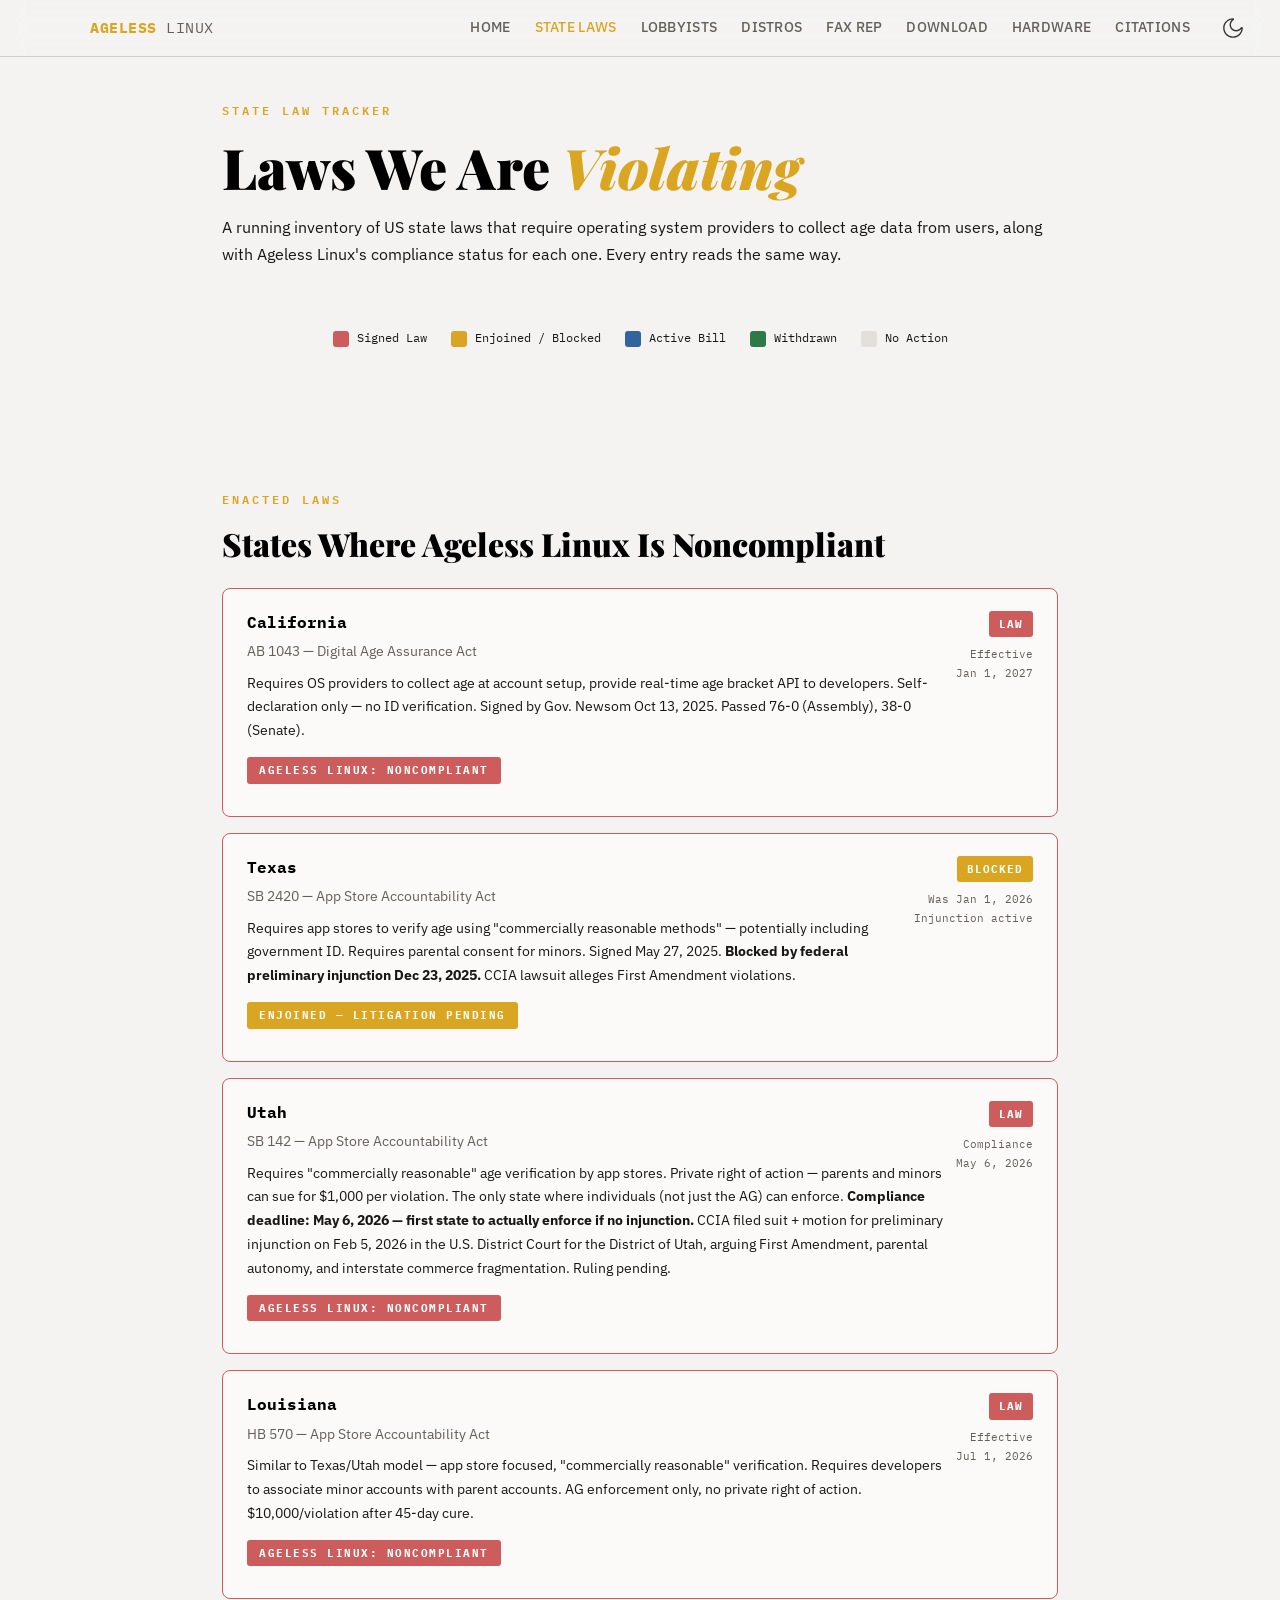
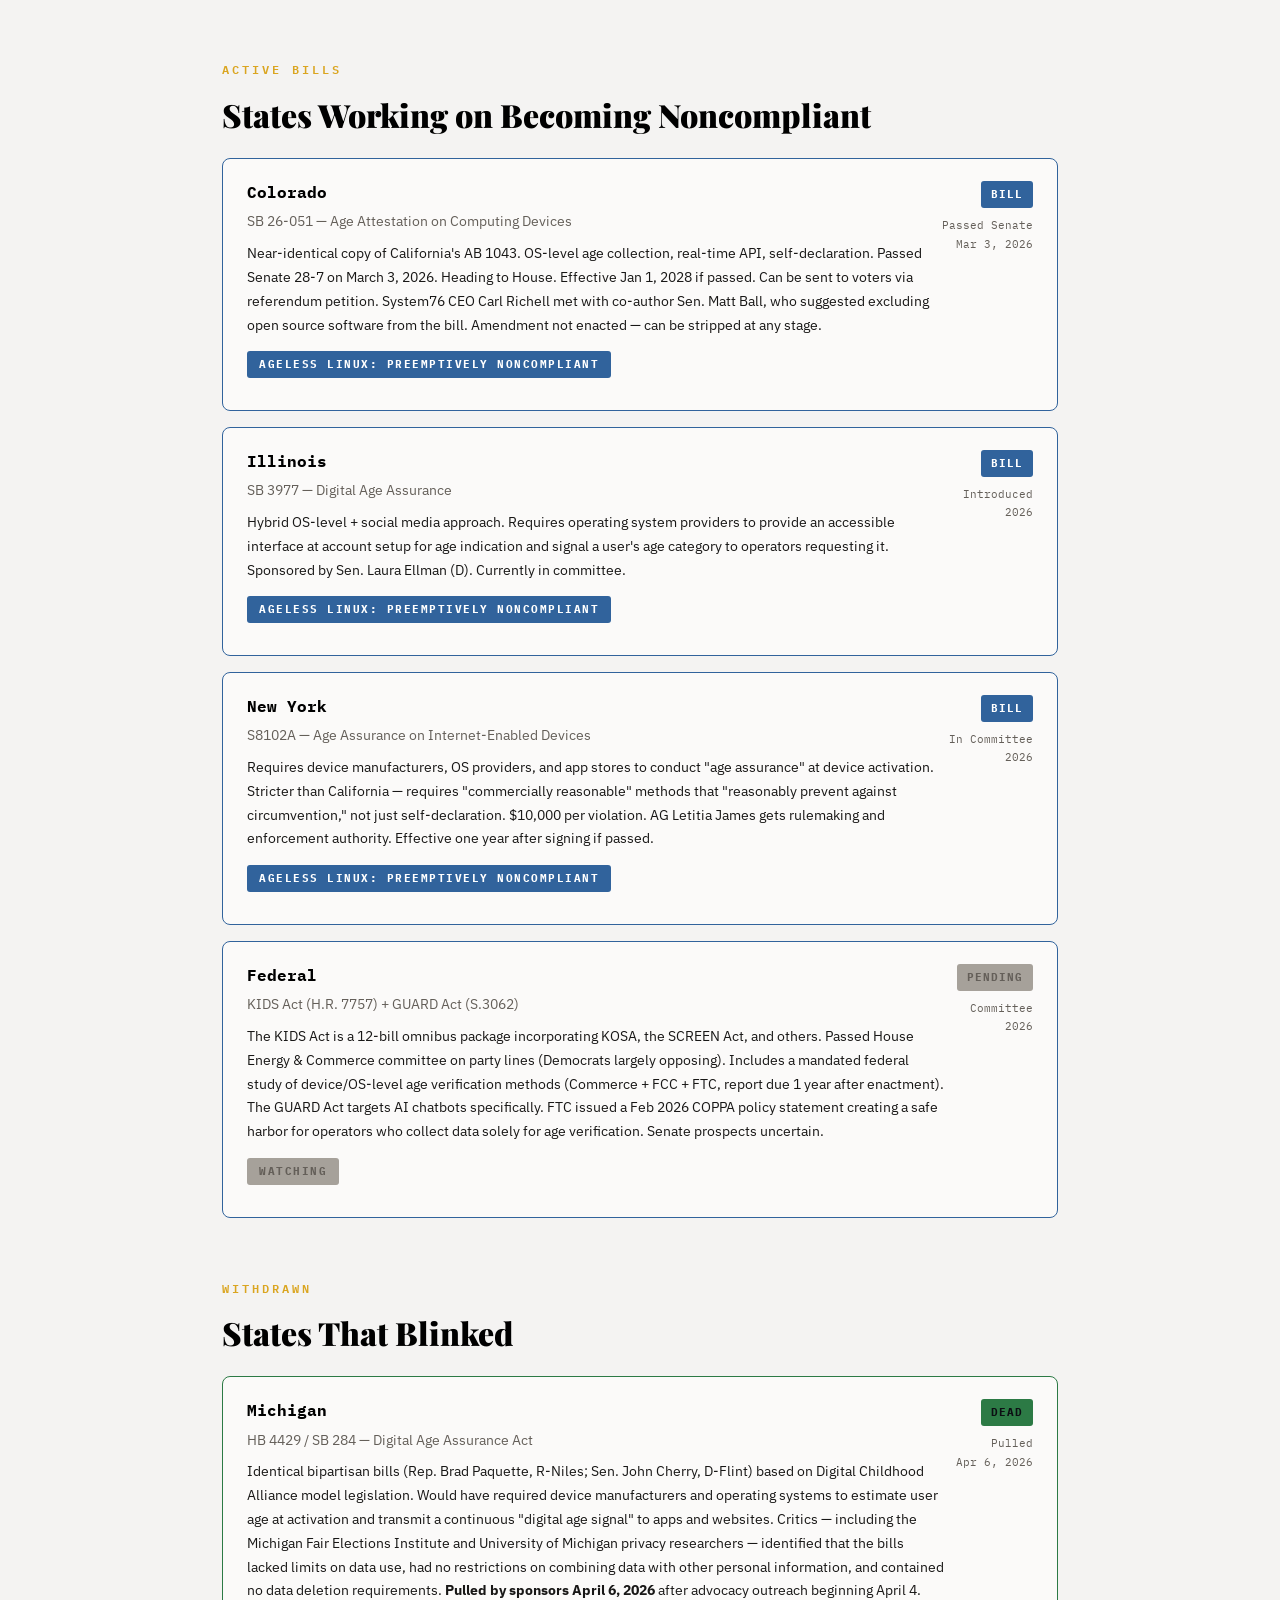
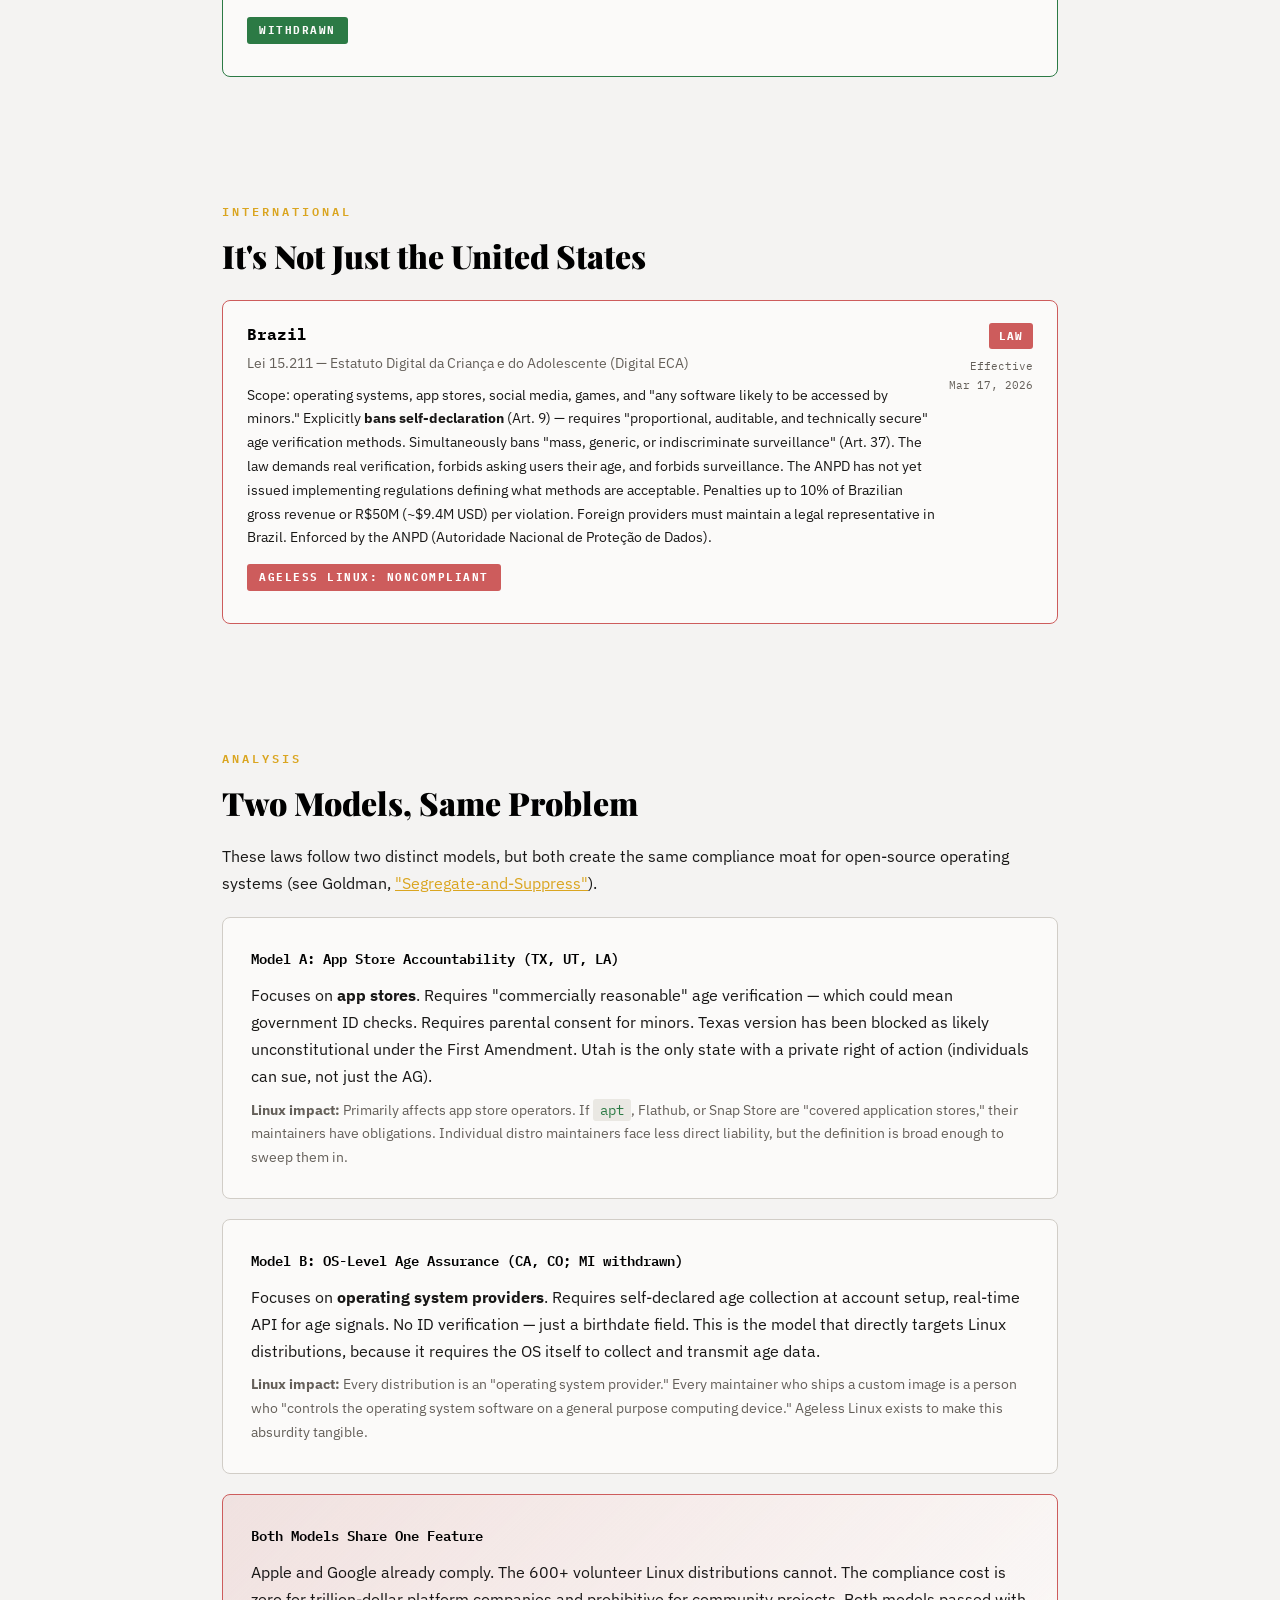
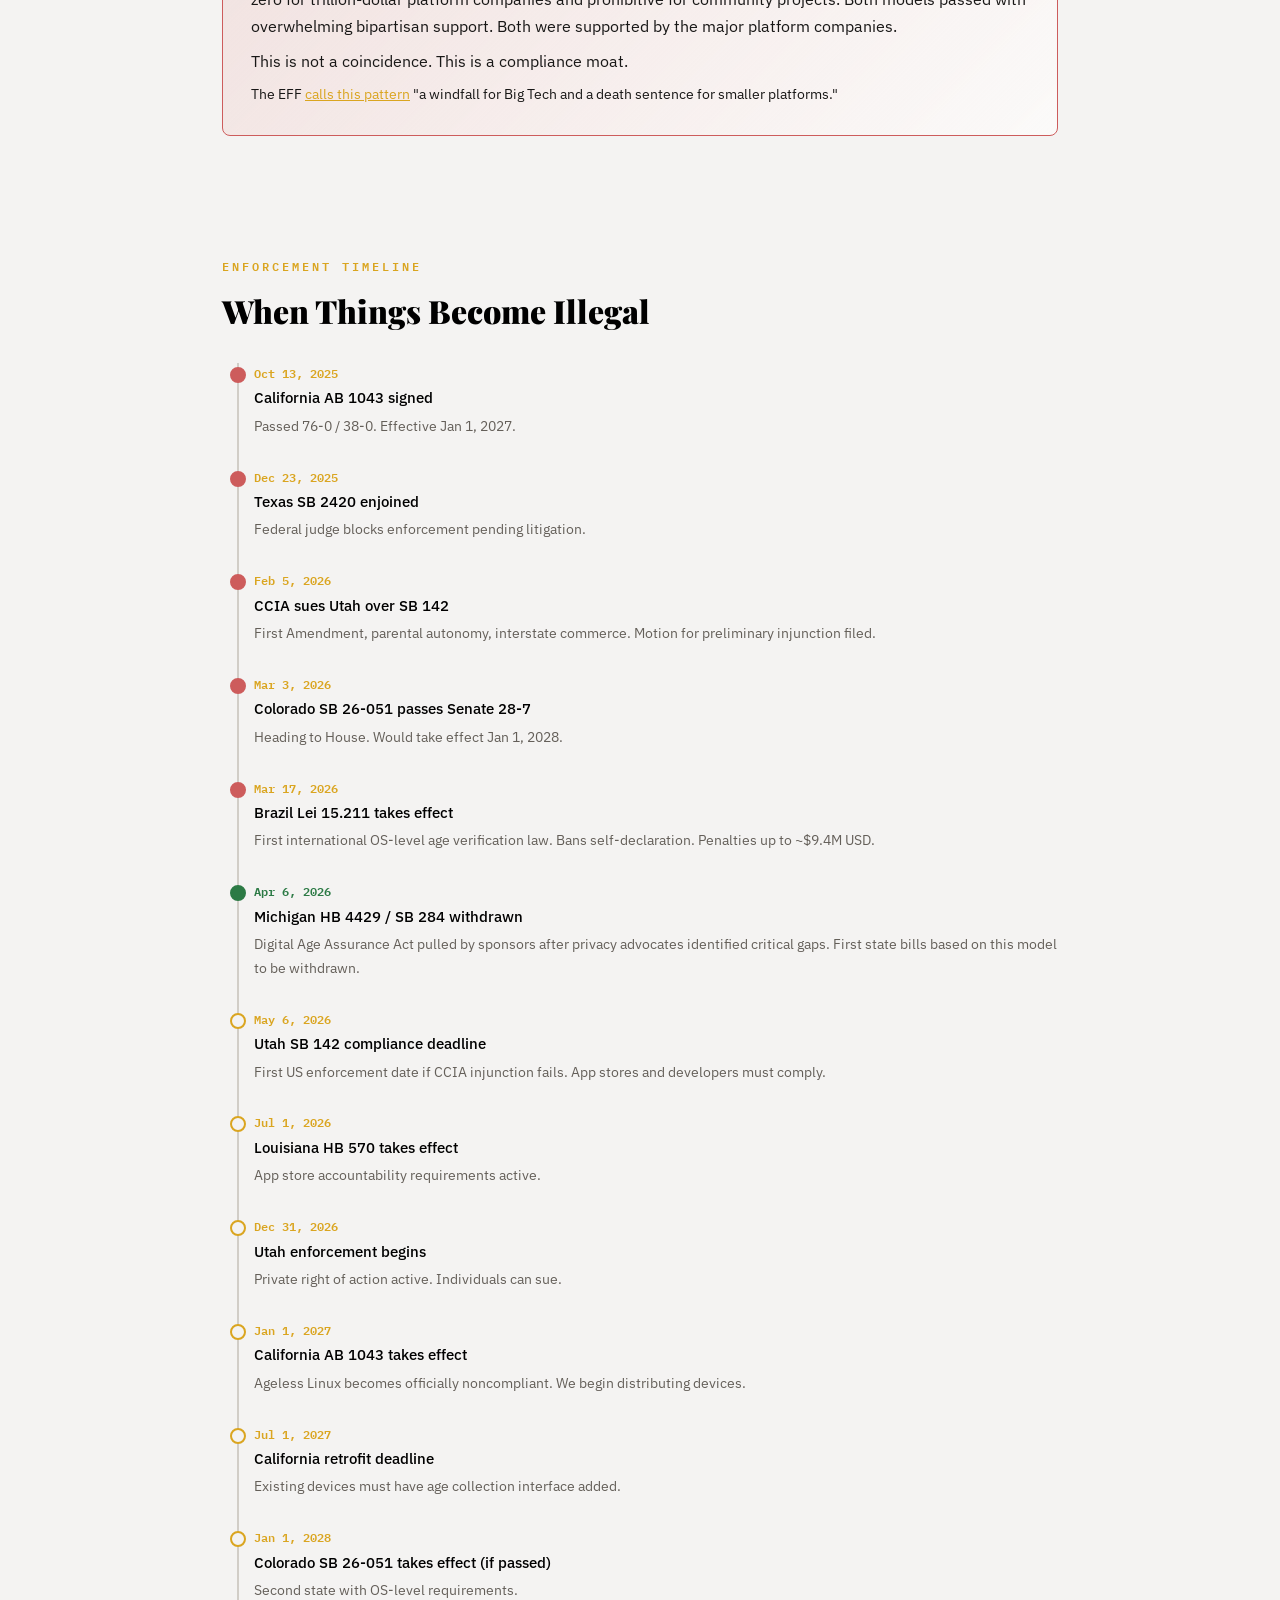
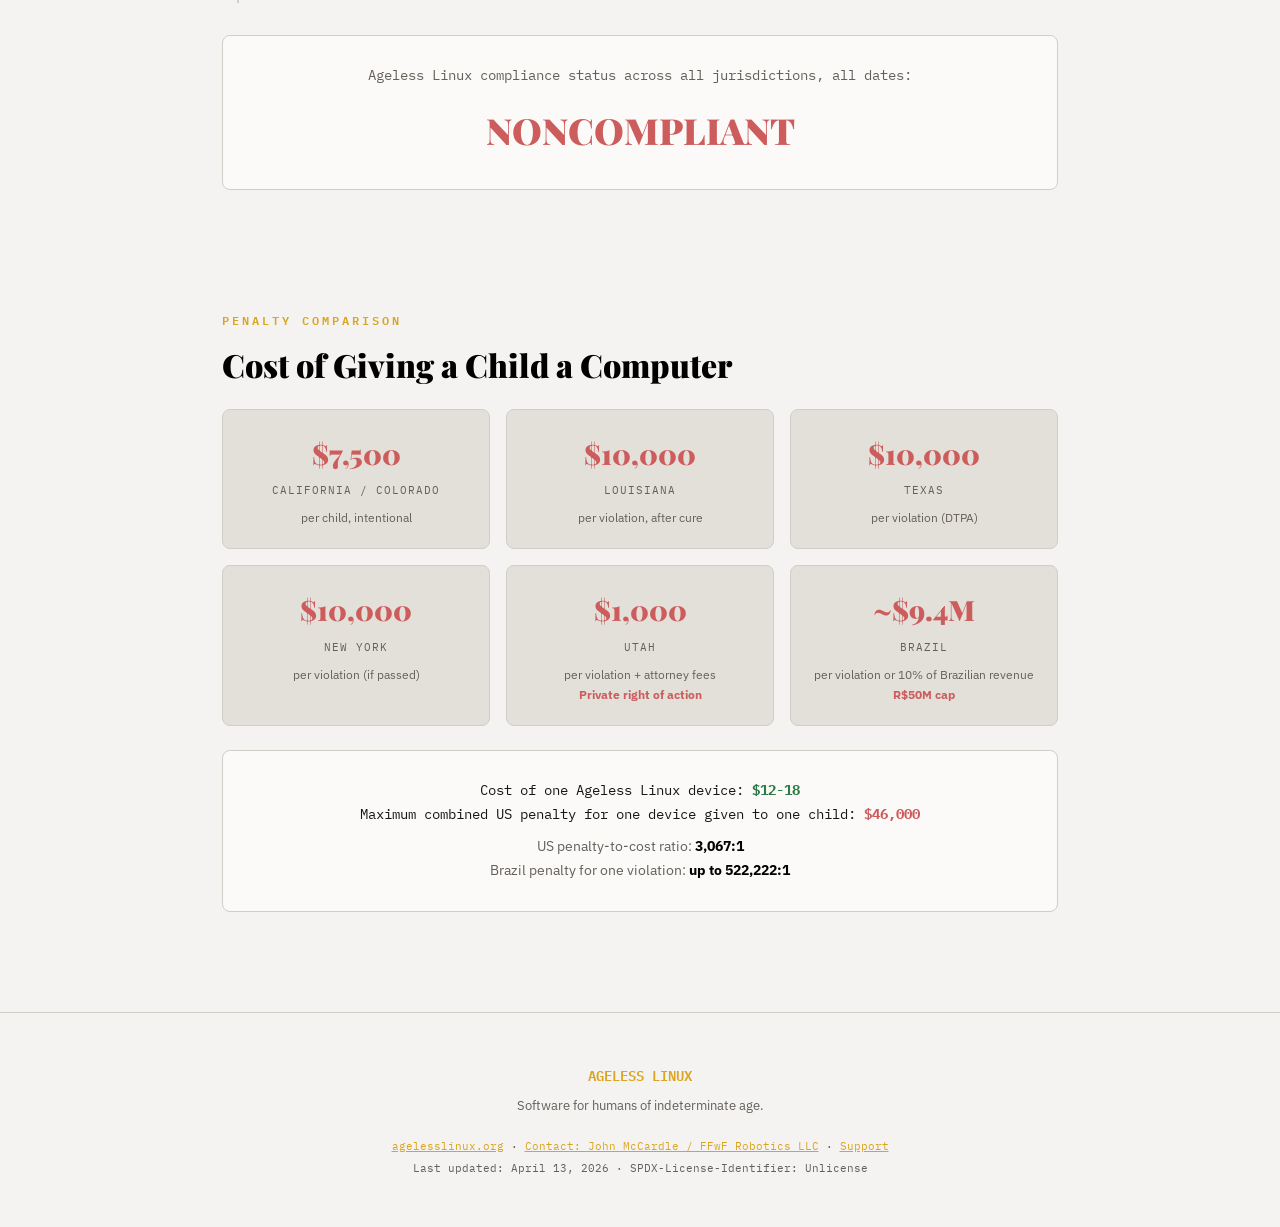
<file: map.html>
<!DOCTYPE html>
<html lang="en">
<head>
<meta charset="UTF-8">
<meta name="viewport" content="width=device-width, initial-scale=1.0">
<title>Ageless Linux — State Law Tracker</title>
<link rel="alternate" type="application/rss+xml" title="Ageless Linux: Updates" href="/rss.xml">
<script src="base.js"></script>
  <link rel="stylesheet" href="style.css">
</head>
<body class="page-map">

<nav>
  <div class="inner">
    <a href="index.html" class="logo">AGELESS<span> LINUX</span></a>
    <div class="links">
      <a href="index.html">Home</a>
      <a href="map.html" class="active">State Laws</a>
      <a href="lobbyists.html">Lobbyists</a>
      <a href="distros.html">Distros</a>
      <a href="fax.html">Fax Rep</a>
      <a href="download.html">Download</a>
      <a href="hardware.html">Hardware</a>
      <a href="citations.html">Citations</a></div>
    <button class="theme-toggle" onclick="toggleTheme()" aria-label="Toggle theme">
        <img src="ast/sun.svg" class="sun-icon" alt="Switch to light mode">
        <img src="ast/moon.svg" class="moon-icon" alt="Switch to dark mode">
      </button>
  </div>
</nav>

<main>

<div class="page-header">
  <div class="container">
    <h2>State Law Tracker</h2>
    <h1>Laws We Are <em>Violating</em></h1>
    <p>
      A running inventory of US state laws that require operating system providers
      to collect age data from users, along with Ageless Linux's compliance status
      for each one. Every entry reads the same way.
    </p>
  </div>
</div>

<!-- LEGEND -->
<div class="container">
  <div class="legend">
    <div class="legend-item"><div class="legend-swatch" style="background:var(--red)"></div> Signed Law</div>
    <div class="legend-item"><div class="legend-swatch" style="background:var(--accent)"></div> Enjoined / Blocked</div>
    <div class="legend-item"><div class="legend-swatch" style="background:var(--blue)"></div> Active Bill</div>
    <div class="legend-item"><div class="legend-swatch" style="background:var(--green)"></div> Withdrawn</div>
    <div class="legend-item"><div class="legend-swatch" style="background:var(--bg-highlight)"></div> No Action</div>
  </div>
</div>

<!-- STATE CARDS -->
<section>
  <div class="container">
    <h2>Enacted Laws</h2>
    <h3>States Where Ageless Linux Is Noncompliant</h3>

    <div class="state-grid">

      <div class="state-card" style="border-color:var(--red);">
        <div>
          <div class="state-name">California</div>
          <div class="state-law">AB 1043 — Digital Age Assurance Act</div>
          <div class="state-detail">
            Requires OS providers to collect age at account setup, provide real-time
            age bracket API to developers. Self-declaration only — no ID verification.
            Signed by Gov. Newsom Oct 13, 2025. Passed 76-0 (Assembly), 38-0 (Senate).
          </div>
          <div style="margin-top:12px;">
            <span class="badge badge-red">Ageless Linux: NONCOMPLIANT</span>
          </div>
        </div>
        <div class="state-status">
          <div class="status-tag status-law">LAW</div>
          <div style="font-family:'IBM Plex Mono',monospace; font-size:11px; color:var(--text-dim); margin-top:8px;">
            Effective<br>Jan 1, 2027
          </div>
        </div>
      </div>

      <div class="state-card" style="border-color:var(--red);">
        <div>
          <div class="state-name">Texas</div>
          <div class="state-law">SB 2420 — App Store Accountability Act</div>
          <div class="state-detail">
            Requires app stores to verify age using "commercially reasonable methods" — potentially
            including government ID. Requires parental consent for minors. Signed May 27, 2025.
            <strong>Blocked by federal preliminary injunction Dec 23, 2025.</strong>
            CCIA lawsuit alleges First Amendment violations.
          </div>
          <div style="margin-top:12px;">
            <span class="badge badge-yellow">ENJOINED — LITIGATION PENDING</span>
          </div>
        </div>
        <div class="state-status">
          <div class="status-tag status-blocked">BLOCKED</div>
          <div style="font-family:'IBM Plex Mono',monospace; font-size:11px; color:var(--text-dim); margin-top:8px;">
            Was Jan 1, 2026<br>Injunction active
          </div>
        </div>
      </div>

      <div class="state-card" style="border-color:var(--red);">
        <div>
          <div class="state-name">Utah</div>
          <div class="state-law">SB 142 — App Store Accountability Act</div>
          <div class="state-detail">
            Requires "commercially reasonable" age verification by app stores.
            Private right of action — parents and minors can sue for $1,000 per violation.
            The only state where individuals (not just the AG) can enforce.
            <strong>Compliance deadline: May 6, 2026 — first state to actually enforce
            if no injunction.</strong> CCIA filed suit + motion for preliminary injunction
            on Feb 5, 2026 in the U.S. District Court for the District of Utah, arguing
            First Amendment, parental autonomy, and interstate commerce fragmentation.
            Ruling pending.
          </div>
          <div style="margin-top:12px;">
            <span class="badge badge-red">Ageless Linux: NONCOMPLIANT</span>
          </div>
        </div>
        <div class="state-status">
          <div class="status-tag status-law">LAW</div>
          <div style="font-family:'IBM Plex Mono',monospace; font-size:11px; color:var(--text-dim); margin-top:8px;">
            Compliance<br>May 6, 2026
          </div>
        </div>
      </div>

      <div class="state-card" style="border-color:var(--red);">
        <div>
          <div class="state-name">Louisiana</div>
          <div class="state-law">HB 570 — App Store Accountability Act</div>
          <div class="state-detail">
            Similar to Texas/Utah model — app store focused, "commercially reasonable" verification.
            Requires developers to associate minor accounts with parent accounts.
            AG enforcement only, no private right of action. $10,000/violation after 45-day cure.
          </div>
          <div style="margin-top:12px;">
            <span class="badge badge-red">Ageless Linux: NONCOMPLIANT</span>
          </div>
        </div>
        <div class="state-status">
          <div class="status-tag status-law">LAW</div>
          <div style="font-family:'IBM Plex Mono',monospace; font-size:11px; color:var(--text-dim); margin-top:8px;">
            Effective<br>Jul 1, 2026
          </div>
        </div>
      </div>

    </div>

    <h2 style="margin-top:60px;">Active Bills</h2>
    <h3>States Working on Becoming Noncompliant</h3>

    <div class="state-grid">

      <div class="state-card" style="border-color:var(--blue);">
        <div>
          <div class="state-name">Colorado</div>
          <div class="state-law">SB 26-051 — Age Attestation on Computing Devices</div>
          <div class="state-detail">
            Near-identical copy of California's AB 1043. OS-level age collection,
            real-time API, self-declaration. Passed Senate 28-7 on March 3, 2026.
            Heading to House. Effective Jan 1, 2028 if passed. Can be sent to
            voters via referendum petition. System76 CEO Carl Richell met with
            co-author Sen. Matt Ball, who suggested excluding open source software
            from the bill. Amendment not enacted — can be stripped at any stage.
          </div>
          <div style="margin-top:12px;">
            <span class="badge badge-blue">Ageless Linux: PREEMPTIVELY NONCOMPLIANT</span>
          </div>
        </div>
        <div class="state-status">
          <div class="status-tag status-bill">BILL</div>
          <div style="font-family:'IBM Plex Mono',monospace; font-size:11px; color:var(--text-dim); margin-top:8px;">
            Passed Senate<br>Mar 3, 2026
          </div>
        </div>
      </div>

      <div class="state-card" style="border-color:var(--blue);">
        <div>
          <div class="state-name">Illinois</div>
          <div class="state-law">SB 3977 — Digital Age Assurance</div>
          <div class="state-detail">
            Hybrid OS-level + social media approach. Requires operating system providers
            to provide an accessible interface at account setup for age indication and
            signal a user's age category to operators requesting it. Sponsored by
            Sen. Laura Ellman (D). Currently in committee.
          </div>
          <div style="margin-top:12px;">
            <span class="badge badge-blue">Ageless Linux: PREEMPTIVELY NONCOMPLIANT</span>
          </div>
        </div>
        <div class="state-status">
          <div class="status-tag status-bill">BILL</div>
          <div style="font-family:'IBM Plex Mono',monospace; font-size:11px; color:var(--text-dim); margin-top:8px;">
            Introduced<br>2026
          </div>
        </div>
      </div>

      <div class="state-card" style="border-color:var(--blue);">
        <div>
          <div class="state-name">New York</div>
          <div class="state-law">S8102A — Age Assurance on Internet-Enabled Devices</div>
          <div class="state-detail">
            Requires device manufacturers, OS providers, and app stores to conduct
            "age assurance" at device activation. Stricter than California — requires
            "commercially reasonable" methods that "reasonably prevent against
            circumvention," not just self-declaration. $10,000 per violation.
            AG Letitia James gets rulemaking and enforcement authority.
            Effective one year after signing if passed.
          </div>
          <div style="margin-top:12px;">
            <span class="badge badge-blue">Ageless Linux: PREEMPTIVELY NONCOMPLIANT</span>
          </div>
        </div>
        <div class="state-status">
          <div class="status-tag status-bill">BILL</div>
          <div style="font-family:'IBM Plex Mono',monospace; font-size:11px; color:var(--text-dim); margin-top:8px;">
            In Committee<br>2026
          </div>
        </div>
      </div>

      <div class="state-card" style="border-color:var(--blue);">
        <div>
          <div class="state-name">Federal</div>
          <div class="state-law">KIDS Act (H.R. 7757) + GUARD Act (S.3062)</div>
          <div class="state-detail">
            The KIDS Act is a 12-bill omnibus package incorporating KOSA, the SCREEN Act,
            and others. Passed House Energy &amp; Commerce committee on party lines
            (Democrats largely opposing). Includes a mandated federal study of
            device/OS-level age verification methods (Commerce + FCC + FTC, report due
            1 year after enactment). The GUARD Act targets AI chatbots specifically.
            FTC issued a Feb 2026 COPPA policy statement creating a safe harbor for
            operators who collect data solely for age verification.
            Senate prospects uncertain.
          </div>
          <div style="margin-top:12px;">
            <span class="badge badge-dim">WATCHING</span>
          </div>
        </div>
        <div class="state-status">
          <div class="status-tag status-pending">PENDING</div>
          <div style="font-family:'IBM Plex Mono',monospace; font-size:11px; color:var(--text-dim); margin-top:8px;">
            Committee<br>2026
          </div>
        </div>
      </div>

    </div>

    <h2 style="margin-top:60px;">Withdrawn</h2>
    <h3>States That Blinked</h3>

    <div class="state-grid">

      <div class="state-card" style="border-color:var(--green);">
        <div>
          <div class="state-name">Michigan</div>
          <div class="state-law">HB 4429 / SB 284 — Digital Age Assurance Act</div>
          <div class="state-detail">
            Identical bipartisan bills (Rep. Brad Paquette, R-Niles; Sen. John Cherry, D-Flint)
            based on Digital Childhood Alliance model legislation. Would have required device
            manufacturers and operating systems to estimate user age at activation and transmit
            a continuous "digital age signal" to apps and websites. Critics — including
            the Michigan Fair Elections Institute and University of Michigan privacy
            researchers — identified that the bills lacked limits on data use, had no
            restrictions on combining data with other personal information, and contained
            no data deletion requirements. <strong>Pulled by sponsors April 6, 2026</strong>
            after advocacy outreach beginning April 4.
          </div>
          <div style="margin-top:12px;">
            <span class="badge badge-green">WITHDRAWN</span>
          </div>
        </div>
        <div class="state-status">
          <div class="status-tag" style="background:var(--green); color:#0c0e13;">DEAD</div>
          <div style="font-family:'IBM Plex Mono',monospace; font-size:11px; color:var(--text-dim); margin-top:8px;">
            Pulled<br>Apr 6, 2026
          </div>
        </div>
      </div>

    </div>

  </div>
</section>

<!-- INTERNATIONAL -->
<section>
  <div class="container">
    <h2>International</h2>
    <h3>It's Not Just the United States</h3>

    <div class="state-grid">

      <div class="state-card" style="border-color:var(--red);">
        <div>
          <div class="state-name">Brazil</div>
          <div class="state-law">Lei 15.211 — Estatuto Digital da Crian&ccedil;a e do Adolescente (Digital ECA)</div>
          <div class="state-detail">
            Scope: operating systems, app stores, social media, games, and "any software
            likely to be accessed by minors." Explicitly <strong>bans self-declaration</strong>
            (Art. 9) — requires "proportional, auditable, and technically secure" age
            verification methods. Simultaneously bans "mass, generic, or indiscriminate
            surveillance" (Art. 37). The law demands real verification, forbids asking
            users their age, and forbids surveillance. The ANPD has not yet issued
            implementing regulations defining what methods are acceptable. Penalties up to
            10% of Brazilian gross revenue or R$50M (~$9.4M USD) per violation. Foreign
            providers must maintain a legal representative in Brazil. Enforced by the ANPD
            (Autoridade Nacional de Prote&ccedil;&atilde;o de Dados).
          </div>
          <div style="margin-top:12px;">
            <span class="badge badge-red">Ageless Linux: NONCOMPLIANT</span>
          </div>
        </div>
        <div class="state-status">
          <div class="status-tag status-law">LAW</div>
          <div style="font-family:'IBM Plex Mono',monospace; font-size:11px; color:var(--text-dim); margin-top:8px;">
            Effective<br>Mar 17, 2026
          </div>
        </div>
      </div>

    </div>
  </div>
</section>

<!-- TWO MODELS -->
<section>
  <div class="container">
    <h2>Analysis</h2>
    <h3>Two Models, Same Problem</h3>

    <p>
      These laws follow two distinct models, but both create the same
      compliance moat for open-source operating systems
      (see Goldman, <a href="citations.html#goldman">"Segregate-and-Suppress"</a>).
    </p>

    <div class="card">
      <h4 style="margin-top:0;">Model A: App Store Accountability (TX, UT, LA)</h4>
      <p>
        Focuses on <strong>app stores</strong>. Requires "commercially reasonable"
        age verification — which could mean government ID checks. Requires parental
        consent for minors. Texas version has been blocked as likely unconstitutional
        under the First Amendment. Utah is the only state with a private right of action
        (individuals can sue, not just the AG).
      </p>
      <p style="margin-top:8px; color:var(--text-dim); font-size:14px;">
        <strong>Linux impact:</strong> Primarily affects app store operators. If
        <code>apt</code>, Flathub, or Snap Store are "covered application stores,"
        their maintainers have obligations. Individual distro maintainers face
        less direct liability, but the definition is broad enough to sweep them in.
      </p>
    </div>

    <div class="card">
      <h4 style="margin-top:0;">Model B: OS-Level Age Assurance (CA, CO; MI withdrawn)</h4>
      <p>
        Focuses on <strong>operating system providers</strong>. Requires self-declared
        age collection at account setup, real-time API for age signals. No ID
        verification — just a birthdate field. This is the model that directly
        targets Linux distributions, because it requires the OS itself to collect
        and transmit age data.
      </p>
      <p style="margin-top:8px; color:var(--text-dim); font-size:14px;">
        <strong>Linux impact:</strong> Every distribution is an "operating system
        provider." Every maintainer who ships a custom image is a person who
        "controls the operating system software on a general purpose computing
        device." Ageless Linux exists to make this absurdity tangible.
      </p>
    </div>

    <div class="card red-card">
      <h4 style="margin-top:0;">Both Models Share One Feature</h4>
      <p>
        Apple and Google already comply. The 600+ volunteer Linux distributions
        cannot. The compliance cost is zero for trillion-dollar platform companies
        and prohibitive for community projects. Both models passed with overwhelming
        bipartisan support. Both were supported by the major platform companies.
      </p>
      <p style="margin-top:8px;">
        This is not a coincidence. This is a compliance moat.
      </p>
      <p style="margin-top:8px; font-size:14px;">
        The EFF <a href="citations.html#eff-windfall">calls this pattern</a>
        "a windfall for Big Tech and a death sentence for smaller platforms."
      </p>
    </div>
  </div>
</section>

<!-- TIMELINE -->
<section>
  <div class="container">
    <h2>Enforcement Timeline</h2>
    <h3>When Things Become Illegal</h3>

    <div class="timeline">
      <div class="tl-item past">
        <div class="tl-date">Oct 13, 2025</div>
        <div class="tl-label">California AB 1043 signed</div>
        <div class="tl-detail">Passed 76-0 / 38-0. Effective Jan 1, 2027.</div>
      </div>
      <div class="tl-item past">
        <div class="tl-date">Dec 23, 2025</div>
        <div class="tl-label">Texas SB 2420 enjoined</div>
        <div class="tl-detail">Federal judge blocks enforcement pending litigation.</div>
      </div>
      <div class="tl-item past">
        <div class="tl-date">Feb 5, 2026</div>
        <div class="tl-label">CCIA sues Utah over SB 142</div>
        <div class="tl-detail">First Amendment, parental autonomy, interstate commerce. Motion for preliminary injunction filed.</div>
      </div>
      <div class="tl-item past">
        <div class="tl-date">Mar 3, 2026</div>
        <div class="tl-label">Colorado SB 26-051 passes Senate 28-7</div>
        <div class="tl-detail">Heading to House. Would take effect Jan 1, 2028.</div>
      </div>
      <div class="tl-item past">
        <div class="tl-date">Mar 17, 2026</div>
        <div class="tl-label">Brazil Lei 15.211 takes effect</div>
        <div class="tl-detail">First international OS-level age verification law. Bans self-declaration. Penalties up to ~$9.4M USD.</div>
      </div>
      <div class="tl-item dead">
        <div class="tl-date" style="color:var(--green);">Apr 6, 2026</div>
        <div class="tl-label">Michigan HB 4429 / SB 284 withdrawn</div>
        <div class="tl-detail">Digital Age Assurance Act pulled by sponsors after privacy advocates identified critical gaps. First state bills based on this model to be withdrawn.</div>
      </div>
      <div class="tl-item">
        <div class="tl-date">May 6, 2026</div>
        <div class="tl-label">Utah SB 142 compliance deadline</div>
        <div class="tl-detail">First US enforcement date if CCIA injunction fails. App stores and developers must comply.</div>
      </div>
      <div class="tl-item">
        <div class="tl-date">Jul 1, 2026</div>
        <div class="tl-label">Louisiana HB 570 takes effect</div>
        <div class="tl-detail">App store accountability requirements active.</div>
      </div>
      <div class="tl-item">
        <div class="tl-date">Dec 31, 2026</div>
        <div class="tl-label">Utah enforcement begins</div>
        <div class="tl-detail">Private right of action active. Individuals can sue.</div>
      </div>
      <div class="tl-item">
        <div class="tl-date">Jan 1, 2027</div>
        <div class="tl-label">California AB 1043 takes effect</div>
        <div class="tl-detail">Ageless Linux becomes officially noncompliant. We begin distributing devices.</div>
      </div>
      <div class="tl-item">
        <div class="tl-date">Jul 1, 2027</div>
        <div class="tl-label">California retrofit deadline</div>
        <div class="tl-detail">Existing devices must have age collection interface added.</div>
      </div>
      <div class="tl-item">
        <div class="tl-date">Jan 1, 2028</div>
        <div class="tl-label">Colorado SB 26-051 takes effect (if passed)</div>
        <div class="tl-detail">Second state with OS-level requirements.</div>
      </div>
    </div>

    <div class="card" style="margin-top:32px; text-align:center;">
      <p style="font-family:'IBM Plex Mono',monospace; font-size:14px; color:var(--text-dim);">
        Ageless Linux compliance status across all jurisdictions, all dates:
      </p>
      <p style="font-family:'Playfair Display',serif; font-size:36px; font-weight:900; color:var(--red); margin-top:12px;">
        NONCOMPLIANT
      </p>
    </div>
  </div>
</section>

<!-- PENALTY COMPARISON -->
<section>
  <div class="container">
    <h2>Penalty Comparison</h2>
    <h3>Cost of Giving a Child a Computer</h3>

    <div class="penalty-compare">
      <div class="penalty-box">
        <div class="penalty-amount">$7,500</div>
        <div class="penalty-label">California / Colorado</div>
        <div style="font-size:12px; color:var(--text-dim); margin-top:8px;">per child, intentional</div>
      </div>
      <div class="penalty-box">
        <div class="penalty-amount">$10,000</div>
        <div class="penalty-label">Louisiana</div>
        <div style="font-size:12px; color:var(--text-dim); margin-top:8px;">per violation, after cure</div>
      </div>
      <div class="penalty-box">
        <div class="penalty-amount">$10,000</div>
        <div class="penalty-label">Texas</div>
        <div style="font-size:12px; color:var(--text-dim); margin-top:8px;">per violation (DTPA)</div>
      </div>
      <div class="penalty-box">
        <div class="penalty-amount">$10,000</div>
        <div class="penalty-label">New York</div>
        <div style="font-size:12px; color:var(--text-dim); margin-top:8px;">per violation (if passed)</div>
      </div>
      <div class="penalty-box">
        <div class="penalty-amount">$1,000</div>
        <div class="penalty-label">Utah</div>
        <div style="font-size:12px; color:var(--text-dim); margin-top:8px;">per violation + attorney fees<br><strong style="color:var(--red);">Private right of action</strong></div>
      </div>
      <div class="penalty-box">
        <div class="penalty-amount">~$9.4M</div>
        <div class="penalty-label">Brazil</div>
        <div style="font-size:12px; color:var(--text-dim); margin-top:8px;">per violation or 10% of Brazilian revenue<br><strong style="color:var(--red);">R$50M cap</strong></div>
      </div>
    </div>

    <div class="card" style="margin-top:16px;">
      <p style="text-align:center; font-family:'IBM Plex Mono',monospace; font-size:14px;">
        Cost of one Ageless Linux device: <strong style="color:var(--green);">$12-18</strong><br>
        Maximum combined US penalty for one device given to one child:
        <strong style="color:var(--red);">$46,000</strong>
      </p>
      <p style="text-align:center; font-size:14px; color:var(--text-dim); margin-top:8px;">
        US penalty-to-cost ratio: <strong style="color:var(--text-bright);">3,067:1</strong><br>
        Brazil penalty for one violation: <strong style="color:var(--text-bright);">up to 522,222:1</strong>
      </p>
    </div>
  </div>
</section>

</main>

<footer>
  <div class="container">
    <p style="font-family:'IBM Plex Mono',monospace; color:var(--accent); font-size:14px; font-weight:600;">AGELESS LINUX</p>
    <p style="margin-top:4px;">Software for humans of indeterminate age.</p>
    <div class="legal-footer">
      <a href="https://agelesslinux.org">agelesslinux.org</a> ·
      <a href="https://ffwf.net/contact">Contact: John McCardle / FFwF Robotics LLC</a> ·
      <a href="support.html">Support</a>
      <br>
      Last updated: April 13, 2026 · SPDX-License-Identifier: Unlicense
    </div>
  </div>
</footer>

</body>
</html>
</file>
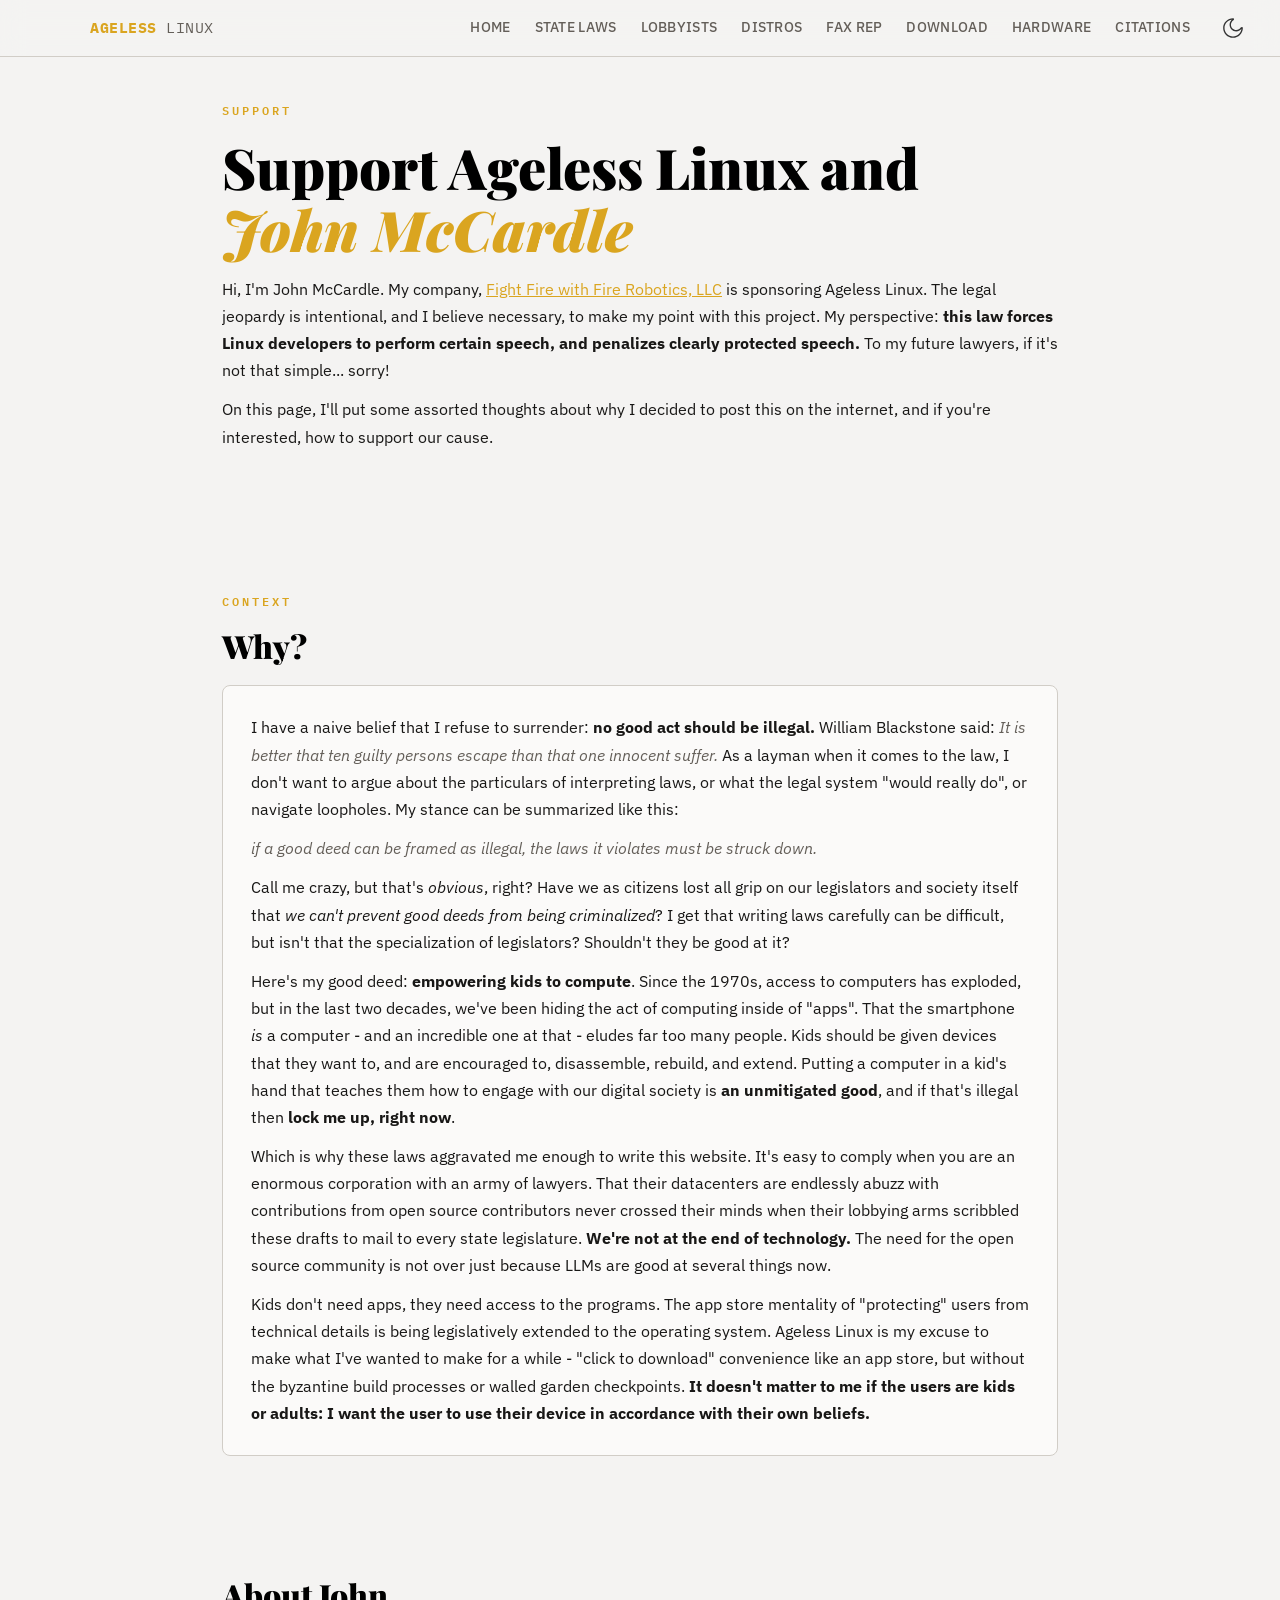
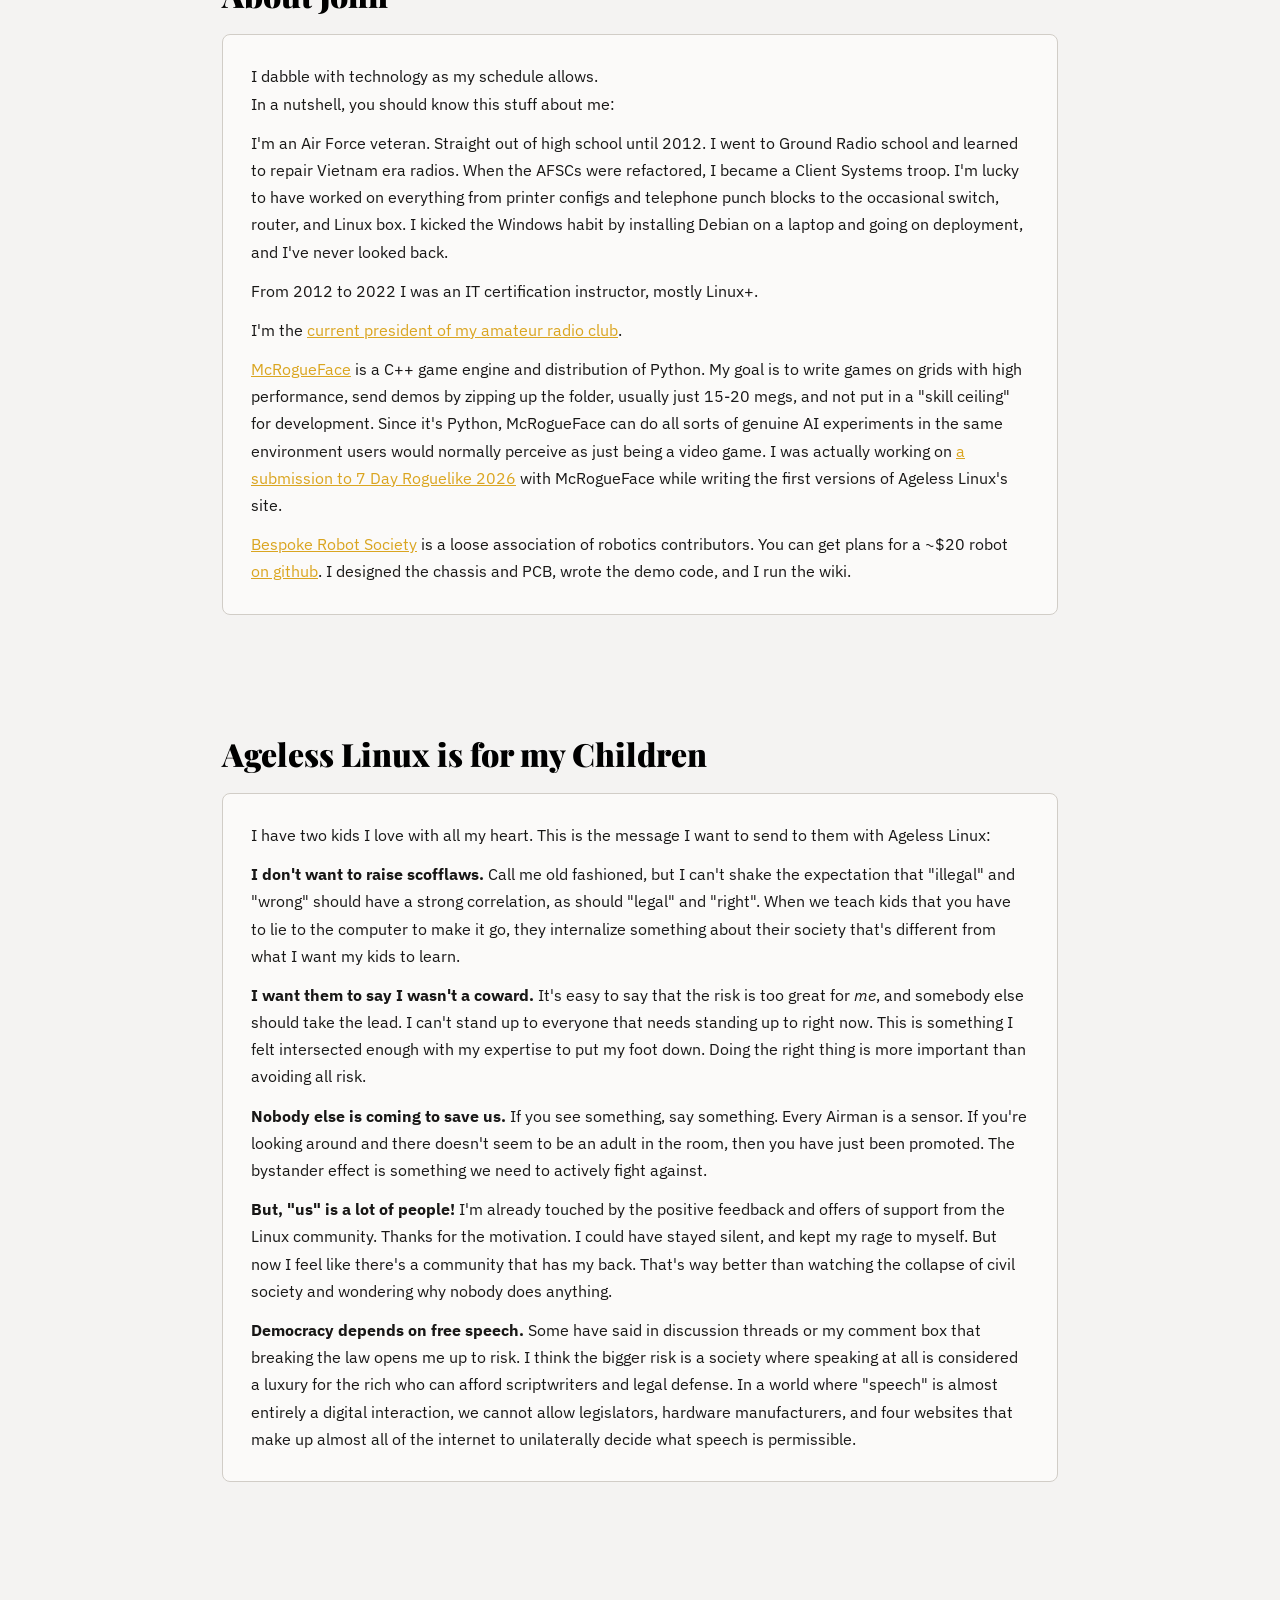
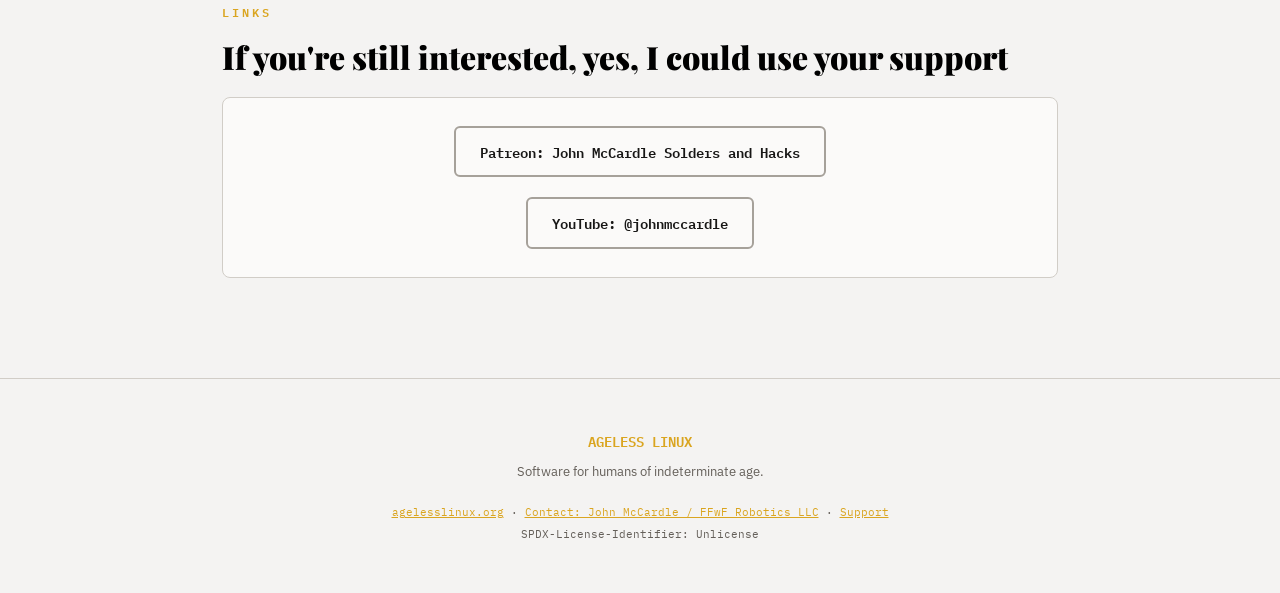
<file: support.html>
<!DOCTYPE html>
<html lang="en">
<head>
<meta charset="UTF-8">
<meta name="viewport" content="width=device-width, initial-scale=1.0">
<title>Ageless Linux — Support</title>
<link rel="alternate" type="application/rss+xml" title="Ageless Linux: Updates" href="/rss.xml">
<script src="base.js"></script>
  <link rel="stylesheet" href="style.css">
</head>
<body class="page-support">

<nav>
  <div class="inner">
    <a href="index.html" class="logo">AGELESS<span> LINUX</span></a>
    <div class="links">
      <a href="index.html">Home</a>
      <a href="map.html">State Laws</a>
      <a href="lobbyists.html">Lobbyists</a>
      <a href="distros.html">Distros</a>
      <a href="fax.html">Fax Rep</a>
      <a href="download.html">Download</a>
      <a href="hardware.html">Hardware</a>
      <a href="citations.html">Citations</a></div>
    <button class="theme-toggle" onclick="toggleTheme()" aria-label="Toggle theme">
        <img src="ast/sun.svg" class="sun-icon" alt="Switch to light mode">
        <img src="ast/moon.svg" class="moon-icon" alt="Switch to dark mode">
      </button>
  </div>
</nav>

<main>

<div class="page-header">
  <div class="container">
    <h2>Support</h2>
    <h1>Support Ageless Linux and <em>John McCardle</em></h1>
    <p>
      Hi, I'm John McCardle. My company, <a href="https://ffwf.net">Fight Fire with Fire Robotics, LLC</a>
      is sponsoring Ageless Linux. The legal jeopardy is intentional, and I believe necessary, to make
      my point with this project.
      My perspective: <b>this law forces Linux developers to perform certain speech, and penalizes clearly protected speech.</b> To my future lawyers, if it's not that simple... sorry!
    </p>
    <p>
      On this page, I'll put some assorted thoughts about why I decided to post this on the internet, and if you're interested, how to support our cause.
    </p>
  </div>
</div>

<section>
  <div class="container">
    <h2>Context</h2>
    <h3>Why?</h3>

    <div class="card">
      <p>
        I have a naive belief that I refuse to surrender: <b>no good act should be illegal.</b> William Blackstone
        said:
        <em style="color:var(--text-dim);">It is better that ten guilty persons escape than that one innocent suffer.</em>
        As a layman when it comes to the law, I don't want to argue about the particulars of interpreting 
        laws, or what the legal system "would really do", or navigate loopholes. My stance can be summarized like this:
      </p>
      <p>
        <em style="color:var(--text-dim);">if a good deed can be framed as illegal, the laws it violates must be struck down.</em>
      </p>
      <p>
        Call me crazy, but that's <i>obvious</i>, right? Have we as citizens lost all grip on our legislators
        and society itself that <i>we can't prevent good deeds from being criminalized</i>? I get that writing
        laws carefully can be difficult, but isn't that the specialization of legislators? Shouldn't they be
        good at it?
      </p>
      <p>
        Here's my good deed: <b>empowering kids to compute</b>. Since the 1970s, access to computers has
        exploded, but in the last two decades, we've been hiding the act of computing inside of "apps". That
        the smartphone <i>is</i> a computer - and an incredible one at that - eludes far too many people. Kids
        should be given devices that they want to, and are encouraged to, disassemble, rebuild, and extend.
        Putting a computer in a kid's hand that teaches them how to engage with our digital society is
        <b>an unmitigated good</b>, and if that's illegal then <b>lock me up, right now</b>.
      </p>
      <p>
        Which is why these laws aggravated me enough to write this website. It's easy to comply when
        you are an enormous corporation with an army of lawyers. That their datacenters are endlessly
        abuzz with contributions from open source contributors never crossed their minds when their lobbying
        arms scribbled these drafts to mail to every state legislature. <b>We're not at the end of technology.</b>
        The need for the open source community is not over just because LLMs are good at several things now.
      </p>
      <p>
        Kids don't need apps, they need access to the programs. The app store mentality of "protecting" users
        from technical details is being legislatively extended to the operating system. Ageless Linux is my excuse
        to make what I've wanted to make for a while - "click to download" convenience like an app store, but
        without the byzantine build processes or walled garden checkpoints. <b>It doesn't matter to me
        if the users are kids or adults: I want the user to use their device in accordance with their own beliefs.</b>
      </p>
    </div>
  </div>
</section>

<section>
  <div class="container">
    <h3>About John</h3>

    <div class="card">
      <p>
        I dabble with technology as my schedule allows.
        <br />In a nutshell, you should know this stuff about me:
      </p>
      <p>
        I'm an Air Force veteran. Straight out of high school until 2012. I went to Ground Radio school
        and learned to repair Vietnam era radios. When the AFSCs were refactored, I became a Client Systems
        troop. I'm lucky to have worked on everything from printer configs and telephone punch blocks to
        the occasional switch, router, and Linux box. I kicked the Windows habit by installing Debian on
        a laptop and going on deployment, and I've never looked back.
      </p>
      <p>
        From 2012 to 2022 I was an IT certification instructor, mostly Linux+.
      </p>
      <p>
        I'm the <a href="https://www.n1ksc.org/about-us/">current president of my amateur radio club</a>.
      </p>
      <p>
        <a href="https://github.com/jmccardle/McRogueFace">McRogueFace</a> is a C++ game engine and
        distribution of Python. My goal is to write games on grids with high performance, send demos 
        by zipping up the folder, usually just 15-20 megs, and not put in a "skill ceiling" for 
        development. Since it's Python, McRogueFace can do all sorts of genuine AI experiments in the 
        same environment users would normally perceive as just being a video game. I was actually 
        working on <a href="https://jmccardle.itch.io/liber-noster">a submission to 7 Day Roguelike 2026</a> 
        with McRogueFace while writing the first versions of Ageless Linux's site.
      </p>
      <p>
        <a href="https://wiki.bespokerobotsociety.org/">Bespoke Robot Society</a> is a loose association
        of robotics contributors. You can get plans for a ~$20 robot 
        <a href="https://github.com/Bespoke-Robot-Society/simplebot">on github</a>. I designed the chassis
        and PCB, wrote the demo code, and I run the wiki.
      </p>
    </div>
  </div>
</section>

<section>
  <div class="container">
    <h3>Ageless Linux is for my Children</h3>

    <div class="card">
      <p>
        I have two kids I love with all my heart. This is the message I want to send to them with Ageless Linux:
      </p>
      <p>
        <b>I don't want to raise scofflaws.</b> Call me old fashioned, but I can't shake the expectation 
        that "illegal" and "wrong" should have a strong correlation, as should "legal" and "right". When
        we teach kids that you have to lie to the computer to make it go, they internalize something about
        their society that's different from what I want my kids to learn.
      </p>
      <p>
        <b>I want them to say I wasn't a coward.</b> It's easy to say that the risk is too great for <i>me</i>,
        and somebody else should take the lead. I can't stand up to everyone that needs standing up to right now.
        This is something I felt intersected enough with my expertise to put my foot down. Doing the right thing
        is more important than avoiding all risk.
      </p>
      <p>
        <b>Nobody else is coming to save us.</b> If you see something, say something. Every Airman is
        a sensor. If you're looking around and there doesn't seem to be an adult in the room, then you have
        just been promoted. The bystander effect is something we need to actively fight against.
      </p>
      <p>
        <b>But, "us" is a lot of people!</b> I'm already touched by the positive feedback and offers of
        support from the Linux community. Thanks for the motivation. I could have stayed silent, and kept
        my rage to myself. But now I feel like there's a community that has my back. That's way better than
        watching the collapse of civil society and wondering why nobody does anything.
      </p>
      <p>
        <b>Democracy depends on free speech.</b> Some have said in discussion threads or my comment box
        that breaking the law opens me up to risk. I think the bigger risk is a society where speaking at
        all is considered a luxury for the rich who can afford scriptwriters and legal defense. In a world
        where "speech" is almost entirely a digital interaction, we cannot allow legislators, hardware manufacturers,
        and four websites that make up almost all of the internet to unilaterally decide what speech
        is permissible.
      </p>
    </div>
  </div>
</section>

<section>
  <div class="container">
    <h2>Links</h2>
    <h3>If you're still interested, yes, I could use your support</h3>

    <div class="card" style="text-align:center;">
      <p style="margin-bottom:20px;">
        <a href="https://www.patreon.com/cw/JohnMcCardleSoldersAndHacks" class="btn btn-outline">Patreon: John McCardle Solders and Hacks</a>
      </p>
      <p>
        <a href="https://www.youtube.com/@johnmccardle" class="btn btn-outline">YouTube: @johnmccardle</a>
      </p>
    </div>
  </div>
</section>

</main>

<footer>
  <div class="container">
    <p style="font-family:'IBM Plex Mono',monospace; color:var(--accent); font-size:14px; font-weight:600;">AGELESS LINUX</p>
    <p style="margin-top:4px;">Software for humans of indeterminate age.</p>
    <div class="legal-footer">
      <a href="https://agelesslinux.org">agelesslinux.org</a> ·
      <a href="https://ffwf.net/contact">Contact: John McCardle / FFwF Robotics LLC</a> ·
      <a href="support.html">Support</a>
      <br>SPDX-License-Identifier: Unlicense
    </div>
  </div>
</footer>

</body>
</html>
</file>
<file: style.css>
/* ═══ AGELESS LINUX — SHARED STYLES ═══ */
@import url('https://fonts.googleapis.com/css2?family=IBM+Plex+Mono:ital,wght@0,400;0,500;0,600;0,700;1,400&family=IBM+Plex+Sans:wght@300;400;500;600;700&family=Playfair+Display:ital,wght@0,700;0,900;1,700&display=swap');

:root {
  --bg: #0c0e13; --bg-raised: #13161d; --bg-card: #191d27;
  --bg-highlight: #1e2330; --border: #2a2f3e; --border-bright: #3d4459;
  --text: #c8cdd8; --text-dim: #808ab0; --text-bright: #e8ecf4;
  --accent: #f0c040; --accent-dim: #a08020;
  --red: #e05050; --red-dim: #4a1a1a;
  --green: #40c080; --green-dim: #1a3a2a;
  --blue: #5090e0; --cyan: #40c0c0;
  --section-gap: 100px;
}
* { margin:0; padding:0; box-sizing:border-box; }
html { scroll-behavior:smooth; }
body { font-family:'IBM Plex Sans',sans-serif; background:var(--bg); color:var(--text); line-height:1.7; font-size:16px; overflow-x:hidden; }

/* NAV */
nav { position:fixed; top:0; left:0; right:0; z-index:100; background:rgba(12,14,19,.92); backdrop-filter:blur(12px); border-bottom:1px solid var(--border); padding:0 32px; }
nav .inner { max-width:1100px; margin:0 auto; display:flex; align-items:center; justify-content:space-between; height:56px; }
nav .logo { font-family:'IBM Plex Mono',monospace; font-weight:700; font-size:15px; color:var(--accent); text-decoration:none; letter-spacing:.5px; }
nav .logo span { color:var(--text-dim); font-weight:400; }
nav .links { display:flex; gap:24px; overflow-x:auto; white-space:nowrap; }
nav .links a { color:var(--text-dim); text-decoration:none; font-size:14px; font-weight:500; letter-spacing:.3px; text-transform:uppercase; transition:color .2s; }
nav .links a:hover, nav .links a.active { color:var(--accent); }

/* LAYOUT */
.container { max-width:900px; margin:0 auto; padding:0 32px; }
section { padding-top:var(--section-gap); }
.page-header { padding-top:100px; padding-bottom:40px; }

/* TYPOGRAPHY */
h1 { font-family:'Playfair Display',serif; font-size:clamp(36px,5vw,56px); font-weight:900; color:var(--text-bright); line-height:1.1; margin-bottom:16px; }
h1 em { font-style:italic; color:var(--accent); }
h2 { font-family:'IBM Plex Mono',monospace; font-size:12px; font-weight:600; text-transform:uppercase; letter-spacing:3px; color:var(--accent); margin-bottom:16px; }
h3 { font-family:'Playfair Display',serif; font-size:32px; font-weight:900; color:var(--text-bright); line-height:1.2; margin-bottom:20px; }
h4 { font-family:'IBM Plex Mono',monospace; font-size:14px; font-weight:600; color:var(--text-bright); margin-bottom:12px; margin-top:28px; }
p + p { margin-top:12px; }
a { color:var(--accent); }

/* COMPONENTS */
.legal-cite { font-family:'IBM Plex Mono',monospace; font-size:13px; color:var(--cyan); background:rgba(64,192,192,.08); padding:2px 8px; border-radius:3px; white-space:nowrap; }
.card { background:var(--bg-card); border:1px solid var(--border); border-radius:8px; padding:28px; margin:20px 0; }
.card.red-card { border-color:var(--red); background:linear-gradient(135deg,var(--red-dim),var(--bg-card)); }
.card.green-card { border-color:var(--green); background:linear-gradient(135deg,var(--green-dim),var(--bg-card)); }
.card.yellow-card { border-color:var(--accent); background:linear-gradient(135deg,rgba(160,128,32,.15),var(--bg-card)); }
.badge { display:inline-block; font-family:'IBM Plex Mono',monospace; font-size:11px; font-weight:700; text-transform:uppercase; letter-spacing:1.5px; padding:4px 12px; border-radius:3px; margin-bottom:12px; }
.badge-red { background:var(--red); color:#fff; }
.badge-green { background:var(--green); color:#0c0e13; }
.badge-yellow { background:var(--accent); color:#0c0e13; }
.badge-blue { background:var(--blue); color:#fff; }
.badge-dim { background:var(--border-bright); color:var(--text-dim); }
blockquote { border-left:3px solid var(--accent-dim); padding:16px 24px; margin:20px 0; background:var(--bg-highlight); border-radius:0 6px 6px 0; font-family:'IBM Plex Mono',monospace; font-size:14px; line-height:1.8; }
blockquote .cite { display:block; margin-top:8px; color:var(--text-dim); font-size:12px; }
code { font-family:'IBM Plex Mono',monospace; font-size:14px; background:var(--bg-highlight); padding:2px 7px; border-radius:3px; color:var(--green); }
pre { background:var(--bg-raised); border:1px solid var(--border); border-radius:6px; padding:20px 24px; overflow-x:auto; margin:16px 0; font-family:'IBM Plex Mono',monospace; font-size:14px; line-height:1.6; color:var(--green); }
.btn { display:inline-block; font-family:'IBM Plex Mono',monospace; font-weight:600; font-size:14px; padding:12px 24px; border-radius:6px; text-decoration:none; transition:all .2s; border:2px solid transparent; cursor:pointer; }
.btn-primary { background:var(--accent); color:#0c0e13; }
.btn-primary:hover { background:#f5d060; transform:translateY(-1px); box-shadow:0 4px 20px rgba(240,192,64,.25); }
.btn-outline { border-color:var(--border-bright); color:var(--text); background:transparent; }
.btn-outline:hover { border-color:var(--accent); color:var(--accent); }

/* STATE TABLE */
.state-grid { display:grid; gap:16px; margin:24px 0; }
.state-card { background:var(--bg-card); border:1px solid var(--border); border-radius:8px; padding:20px 24px; display:grid; grid-template-columns:1fr auto; gap:12px; align-items:start; }
.state-card .state-name { font-family:'IBM Plex Mono',monospace; font-size:16px; font-weight:700; color:var(--text-bright); }
.state-card .state-law { font-size:14px; color:var(--text-dim); margin-top:4px; }
.state-card .state-detail { font-size:14px; color:var(--text); margin-top:8px; }
.state-card .state-status { text-align:right; }
.status-tag { font-family:'IBM Plex Mono',monospace; font-size:11px; font-weight:700; text-transform:uppercase; letter-spacing:1px; padding:4px 10px; border-radius:3px; display:inline-block; white-space:nowrap; }
.status-law { background:var(--red); color:#fff; }
.status-blocked { background:var(--accent); color:#0c0e13; }
.status-bill { background:var(--blue); color:#fff; }
.status-pending { background:var(--border-bright); color:var(--text-dim); }

/* DISTRO TABLE */
.distro-row { display:grid; grid-template-columns:160px 1fr auto; gap:16px; padding:16px 0; border-bottom:1px solid var(--border); align-items:center; }
.distro-row:last-child { border-bottom:none; }
.distro-name { font-family:'IBM Plex Mono',monospace; font-weight:600; color:var(--text-bright); font-size:14px; }
.distro-detail { font-size:14px; }
.distro-status { font-family:'IBM Plex Mono',monospace; font-size:11px; font-weight:700; }

/* FOOTER */
footer { margin-top:var(--section-gap); padding:48px 0; border-top:1px solid var(--border); text-align:center; color:var(--text-dim); font-size:13px; line-height:2; }
footer .legal-footer { font-family:'IBM Plex Mono',monospace; font-size:11px; max-width:700px; margin:16px auto 0; }

/* RESPONSIVE */
@media(max-width:640px) {
  nav .links { gap:16px; }
  h1 { font-size:28px; } h3 { font-size:24px; }
  .card { padding:16px; }
  .state-card { grid-template-columns:1fr; }
  .distro-row { grid-template-columns:1fr; gap:4px; }
}

/* ═══ PAGE COMPONENTS ═══ */

.page-citations {
  .citation-card {
      background: var(--bg-card);
      border: 1px solid var(--border);
      border-radius: 8px;
      padding: 24px 28px;
      margin: 16px 0;
    }
    .citation-card .citation-source {
      font-family: 'IBM Plex Mono', monospace;
      font-size: 12px;
      color: var(--text-dim);
      text-transform: uppercase;
      letter-spacing: 1px;
      margin-bottom: 8px;
    }
    .citation-card .citation-title {
      font-family: 'Playfair Display', serif;
      font-size: 20px;
      font-weight: 700;
      color: var(--text-bright);
      line-height: 1.3;
      margin-bottom: 8px;
    }
    .citation-card .citation-title a {
      color: var(--text-bright);
      text-decoration: none;
      border-bottom: 1px solid var(--accent-dim);
      transition: color .2s, border-color .2s;
    }
    .citation-card .citation-title a:hover {
      color: var(--accent);
      border-color: var(--accent);
    }
    .citation-card .citation-author {
      font-family: 'IBM Plex Mono', monospace;
      font-size: 13px;
      color: var(--accent);
      margin-bottom: 12px;
    }
    .citation-card .citation-argument {
      font-size: 15px;
      color: var(--text);
      line-height: 1.7;
    }
    .citation-card .citation-relevance {
      margin-top: 12px;
      font-family: 'IBM Plex Mono', monospace;
      font-size: 12px;
      color: var(--cyan);
      padding: 8px 12px;
      background: rgba(64,192,192,0.06);
      border-radius: 4px;
    }
    .reading-list {
      margin: 24px 0;
    }
    .reading-item {
      padding: 12px 0;
      border-bottom: 1px solid var(--border);
    }
    .reading-item:last-child {
      border-bottom: none;
    }
    .reading-item a {
      color: var(--text-bright);
      text-decoration: none;
      border-bottom: 1px solid var(--accent-dim);
      font-weight: 500;
      transition: color .2s, border-color .2s;
    }
    .reading-item a:hover {
      color: var(--accent);
      border-color: var(--accent);
    }
    .reading-item .reading-org {
      font-family: 'IBM Plex Mono', monospace;
      font-size: 12px;
      color: var(--text-dim);
      margin-top: 4px;
    }
    .reading-item .reading-desc {
      font-size: 14px;
      color: var(--text);
      margin-top: 4px;
    }
}

.page-fax {
  /* page-specific */
    main { padding-bottom: 80px; }
  
    .wizard { margin-top: 40px; }
    .wizard .step { display: none; }
    .wizard .step.active { display: block; }
  
    .stepper { display: flex; flex-wrap: wrap; gap: 8px; margin: 24px 0 32px; font-family: 'IBM Plex Mono', monospace; font-size: 11px; text-transform: uppercase; letter-spacing: 1.2px; color: var(--text-dim); }
    .stepper .pip { padding: 4px 10px; border-radius: 3px; background: var(--bg-card); border: 1px solid var(--border); }
    .stepper .pip.active { background: var(--accent); color: #0c0e13; border-color: var(--accent); }
    .stepper .pip.done { color: var(--accent); border-color: var(--accent-dim); }
  
    .addr-input { width: 100%; font-family: 'IBM Plex Mono', monospace; font-size: 16px; padding: 16px 20px; background: var(--bg-raised); color: var(--text-bright); border: 1px solid var(--border-bright); border-radius: 6px; }
    .addr-input:focus { outline: none; border-color: var(--accent); }
    .addr-hint { font-size: 13px; color: var(--text-dim); margin-top: 8px; font-family: 'IBM Plex Mono', monospace; }
  
    .persona-grid { display: grid; grid-template-columns: repeat(2, 1fr); gap: 16px; margin: 24px 0; }
    .persona-card { background: var(--bg-card); border: 1px solid var(--border); border-radius: 8px; padding: 24px; cursor: pointer; transition: all .2s; }
    .persona-card:hover { border-color: var(--accent); transform: translateY(-2px); }
    .persona-card.selected { border-color: var(--accent); background: linear-gradient(135deg, rgba(240,192,64,.08), var(--bg-card)); }
    .persona-card .ptitle { font-family: 'IBM Plex Mono', monospace; font-size: 12px; text-transform: uppercase; letter-spacing: 1.5px; color: var(--accent); margin-bottom: 10px; }
    .persona-card .pname { font-family: 'Playfair Display', serif; font-size: 22px; font-weight: 900; color: var(--text-bright); margin-bottom: 12px; }
    .persona-card .pdesc { font-size: 14px; color: var(--text); line-height: 1.6; }
  
    .leg-list { display: grid; gap: 14px; margin: 20px 0; }
    .leg-card { background: var(--bg-card); border: 1px solid var(--border); border-radius: 8px; padding: 20px 24px; display: grid; grid-template-columns: 1fr auto; gap: 12px; cursor: pointer; transition: all .2s; }
    .leg-card:hover { border-color: var(--accent); }
    .leg-card.selected { border-color: var(--accent); background: linear-gradient(135deg, rgba(240,192,64,.08), var(--bg-card)); }
    .leg-card.no-fax { opacity: 0.55; cursor: not-allowed; }
    .leg-card.no-fax:hover { border-color: var(--border); transform: none; }
    .leg-name { font-family: 'IBM Plex Mono', monospace; font-weight: 700; font-size: 15px; color: var(--text-bright); }
    .leg-meta { font-size: 13px; color: var(--text-dim); margin-top: 4px; }
    .leg-vote { font-size: 13px; color: var(--red); margin-top: 6px; font-family: 'IBM Plex Mono', monospace; }
    .leg-fax { font-family: 'IBM Plex Mono', monospace; font-size: 12px; color: var(--text-dim); text-align: right; align-self: center; }
    .leg-fax.ok { color: var(--green); }
    .leg-fax.missing { color: var(--red); }
  
    .cyoa-card { background: var(--bg-card); border-left: 3px solid var(--accent); padding: 24px 28px; margin: 20px 0; border-radius: 0 8px 8px 0; }
    .cyoa-step-label { font-family: 'IBM Plex Mono', monospace; font-size: 11px; text-transform: uppercase; letter-spacing: 1.5px; color: var(--accent); margin-bottom: 10px; }
    .cyoa-headline { font-family: 'Playfair Display', serif; font-size: 26px; font-weight: 900; color: var(--text-bright); margin-bottom: 16px; line-height: 1.3; }
    .cyoa-body { font-size: 15px; line-height: 1.8; }
    .cyoa-body p + p { margin-top: 12px; }
    .cyoa-nav { margin-top: 28px; display: flex; gap: 12px; flex-wrap: wrap; }
  
    .compose { display: grid; grid-template-columns: 1fr 1fr; gap: 24px; margin: 20px 0; }
    @media (max-width: 900px) { .compose { grid-template-columns: 1fr; } }
    .compose label { display: block; font-family: 'IBM Plex Mono', monospace; font-size: 11px; text-transform: uppercase; letter-spacing: 1.5px; color: var(--text-dim); margin-bottom: 8px; }
    .compose textarea { width: 100%; min-height: 480px; font-family: 'IBM Plex Mono', monospace; font-size: 13px; line-height: 1.6; padding: 16px 18px; background: var(--bg-raised); color: var(--text-bright); border: 1px solid var(--border-bright); border-radius: 6px; resize: vertical; }
    .compose textarea:focus { outline: none; border-color: var(--accent); }
  
    /* Fax preview styled like the PDF output */
    .fax-preview { background: #fafaf5; color: #111; padding: 36px 40px; border: 1px solid var(--border); border-radius: 6px; font-family: 'Helvetica', 'Arial', sans-serif; font-size: 11px; line-height: 1.5; min-height: 480px; position: relative; overflow: hidden; }
    .fax-preview .fp-header { font-family: 'Helvetica', sans-serif; font-size: 20px; font-weight: bold; letter-spacing: .5px; color: #111; margin-bottom: 4px; }
    .fax-preview .fp-subhead { font-size: 8px; color: #333; margin-bottom: 10px; border-bottom: 1.5px solid #111; padding-bottom: 10px; }
    .fax-preview .fp-addr { margin: 14px 0; border-bottom: 0.5px solid #888; padding-bottom: 12px; }
    .fax-preview .fp-addr .row { display: grid; grid-template-columns: 44px 1fr; gap: 4px; margin-bottom: 6px; }
    .fax-preview .fp-addr .label { font-weight: bold; }
    .fax-preview .fp-body p { margin-bottom: 7px; font-size: 10.5px; line-height: 1.45; }
    .fax-preview .fp-footer { position: absolute; bottom: 28px; left: 40px; right: 40px; font-size: 9px; color: #333; border-top: 0.5px solid #888; padding-top: 10px; display: flex; justify-content: space-between; font-style: italic; }
  
    .verify-row { display: grid; grid-template-columns: 120px 1fr; gap: 16px; align-items: start; margin: 14px 0; }
    .verify-row label { font-family: 'IBM Plex Mono', monospace; font-size: 13px; color: var(--text-dim); padding-top: 10px; }
    .verify-row input[type=email] { width: 100%; font-family: 'IBM Plex Mono', monospace; font-size: 14px; padding: 10px 14px; background: var(--bg-raised); color: var(--text-bright); border: 1px solid var(--border-bright); border-radius: 6px; }
    .verify-row input[type=email]:focus { outline: none; border-color: var(--accent); }
    .cert-row { margin: 18px 0; display: flex; gap: 10px; align-items: flex-start; font-size: 14px; }
    .cert-row input { margin-top: 4px; }
    .cert-row .legal-cite { display: inline; }
  
    .status-box { background: var(--bg-card); border: 1px solid var(--border); border-radius: 8px; padding: 28px; margin: 20px 0; text-align: center; }
    .status-box.delivered { border-color: var(--green); background: linear-gradient(135deg, var(--green-dim), var(--bg-card)); }
    .status-box.failed { border-color: var(--red); background: linear-gradient(135deg, var(--red-dim), var(--bg-card)); }
    .status-box .big { font-family: 'Playfair Display', serif; font-size: 36px; font-weight: 900; color: var(--text-bright); margin: 8px 0; }
    .status-box .label { font-family: 'IBM Plex Mono', monospace; font-size: 11px; text-transform: uppercase; letter-spacing: 1.5px; color: var(--text-dim); }
  
    .error-box { background: var(--red-dim); border: 1px solid var(--red); border-radius: 8px; padding: 20px 24px; margin: 16px 0; font-family: 'IBM Plex Mono', monospace; font-size: 14px; line-height: 1.7; color: var(--text-bright); }
    .error-box .error-title { color: var(--red); font-weight: 700; text-transform: uppercase; letter-spacing: 1.5px; font-size: 11px; margin-bottom: 6px; }
    .error-box a { color: var(--accent); }
  
    .share-row { display: flex; gap: 10px; flex-wrap: wrap; margin: 16px 0; }
  
    .loader { display: inline-block; width: 14px; height: 14px; border: 2px solid var(--border-bright); border-top-color: var(--accent); border-radius: 50%; animation: spin 0.8s linear infinite; vertical-align: middle; margin-right: 8px; }
    @keyframes spin { to { transform: rotate(360deg); } }
  
    .ageless-note { font-family: 'IBM Plex Mono', monospace; font-size: 12px; color: var(--text-dim); margin: 24px 0; padding: 12px 16px; border-left: 2px solid var(--accent-dim); background: var(--bg-highlight); }
  
    
  
    @media (max-width: 640px) {
      .persona-grid { grid-template-columns: 1fr; }
      .leg-card { grid-template-columns: 1fr; }
      .leg-fax { text-align: left; }
      .verify-row { grid-template-columns: 1fr; }
      .verify-row label { padding-top: 0; }
    }
}

.page-fax-transparency {
  main { padding-bottom: 80px; }
    table.cov { width: 100%; border-collapse: collapse; margin: 16px 0; font-size: 14px; }
    table.cov th, table.cov td { padding: 10px 12px; text-align: left; border-bottom: 1px solid var(--border); font-family: 'IBM Plex Mono', monospace; }
    table.cov th { font-size: 11px; text-transform: uppercase; letter-spacing: 1.5px; color: var(--accent); }
    table.cov td.num { text-align: right; }
    table.cov tr:hover td { background: var(--bg-highlight); }
    .cov-percent { font-weight: 700; }
    .cov-percent.high { color: var(--green); }
    .cov-percent.med { color: var(--accent); }
    .cov-percent.low { color: var(--red); }
    .big-stat { background: var(--bg-card); border-left: 4px solid var(--red); padding: 24px 28px; margin: 24px 0; border-radius: 0 6px 6px 0; }
    .big-stat .n { font-family: 'Playfair Display', serif; font-size: 56px; font-weight: 900; color: var(--text-bright); line-height: 1; margin-bottom: 6px; }
    .big-stat .l { font-family: 'IBM Plex Mono', monospace; font-size: 12px; text-transform: uppercase; letter-spacing: 1.5px; color: var(--text-dim); }
}

.page-hardware {
  .tier-header { display:flex; justify-content:space-between; align-items:baseline; flex-wrap:wrap; gap:8px; }
    .tier-price { font-family:'Playfair Display',serif; font-size:36px; font-weight:900; color:var(--accent); }
    .bom-row { display:grid; grid-template-columns:1fr auto; gap:12px; padding:8px 0; border-bottom:1px solid rgba(42,47,62,.5); font-family:'IBM Plex Mono',monospace; font-size:13px; }
    .bom-row:last-child { border-bottom:none; }
    .bom-total { font-weight:700; color:var(--text-bright); border-top:2px solid var(--border); padding-top:12px; margin-top:4px; }
    .lineage-item { display:grid; grid-template-columns:80px 1fr; gap:12px; padding:12px 0; border-bottom:1px solid var(--border); }
    .lineage-year { font-family:'IBM Plex Mono',monospace; font-weight:700; color:var(--accent); font-size:14px; }
    .lineage-specs { font-size:13px; color:var(--text-dim); margin-top:2px; }
}

.page-lobbyists {
  .lobbyist-entry {
      display: grid;
      grid-template-columns: 200px 1fr;
      gap: 16px;
      padding: 20px 0;
      border-bottom: 1px solid var(--border);
      align-items: start;
    }
    .lobbyist-entry:last-child { border-bottom: none; }
    .lobbyist-name {
      font-family: 'IBM Plex Mono', monospace;
      font-weight: 700;
      color: var(--text-bright);
      font-size: 14px;
    }
    .lobbyist-role {
      font-family: 'IBM Plex Mono', monospace;
      font-size: 11px;
      color: var(--text-dim);
      margin-top: 4px;
      text-transform: uppercase;
      letter-spacing: 1px;
    }
    .lobbyist-detail {
      font-size: 14px;
      line-height: 1.7;
    }
    .lobbyist-detail .money {
      color: var(--accent);
      font-family: 'IBM Plex Mono', monospace;
      font-weight: 600;
    }
    .pipeline-step {
      display: flex;
      align-items: center;
      gap: 12px;
      flex-wrap: wrap;
      margin: 20px 0;
      font-family: 'IBM Plex Mono', monospace;
      font-size: 13px;
    }
    .pipeline-node {
      background: var(--bg-highlight);
      border: 1px solid var(--border);
      border-radius: 6px;
      padding: 12px 16px;
      text-align: center;
      color: var(--text-bright);
    }
    .pipeline-arrow {
      color: var(--accent);
      font-size: 18px;
    }
    .sponsor-grid {
      display: grid;
      grid-template-columns: repeat(auto-fill, minmax(280px, 1fr));
      gap: 12px;
      margin: 20px 0;
    }
    .sponsor-item {
      background: var(--bg-highlight);
      border: 1px solid var(--border);
      border-radius: 6px;
      padding: 16px;
    }
    .sponsor-item .sponsor-name {
      font-family: 'IBM Plex Mono', monospace;
      font-weight: 600;
      color: var(--text-bright);
      font-size: 14px;
      margin-bottom: 4px;
    }
    .sponsor-item .sponsor-type {
      font-size: 13px;
      color: var(--text-dim);
    }
    
  
    @media (max-width: 640px) {
      .lobbyist-entry { grid-template-columns: 1fr; }
      .sponsor-grid { grid-template-columns: 1fr; }
    }
}

.page-map {
  .map-wrapper { position:relative; max-width:800px; margin:32px auto; }
    .map-wrapper svg { width:100%; height:auto; }
    .map-wrapper svg .state { fill:var(--bg-highlight); stroke:var(--border); stroke-width:.5; transition:fill .2s; }
    .map-wrapper svg .state-law { fill:var(--red); }
    .map-wrapper svg .state-blocked { fill:var(--accent); }
    .map-wrapper svg .state-bill { fill:var(--blue); }
    .map-wrapper svg .state-dead { fill:var(--green); }
    .legend { display:flex; gap:24px; justify-content:center; flex-wrap:wrap; margin:20px 0 40px; font-family:'IBM Plex Mono',monospace; font-size:12px; }
    .legend-item { display:flex; align-items:center; gap:8px; }
    .legend-swatch { width:16px; height:16px; border-radius:3px; }
    .timeline { position:relative; padding-left:32px; margin:32px 0; }
    .timeline::before { content:''; position:absolute; left:15px; top:0; bottom:0; width:2px; background:var(--border); }
    .tl-item { position:relative; margin-bottom:28px; }
    .tl-item::before { content:''; position:absolute; left:-24px; top:4px; width:12px; height:12px; border-radius:50%; border:2px solid var(--accent); background:var(--bg); }
    .tl-item.active::before { background:var(--accent); }
    .tl-item.past::before { background:var(--red); border-color:var(--red); }
    .tl-item.dead::before { background:var(--green); border-color:var(--green); }
    .tl-date { font-family:'IBM Plex Mono',monospace; font-size:12px; color:var(--accent); font-weight:600; }
    .tl-label { font-size:15px; color:var(--text-bright); font-weight:500; margin-top:2px; }
    .tl-detail { font-size:14px; color:var(--text-dim); margin-top:4px; }
    .penalty-compare { display:grid; grid-template-columns:repeat(auto-fit, minmax(200px, 1fr)); gap:16px; margin:24px 0; }
    .penalty-box { background:var(--bg-highlight); border:1px solid var(--border); border-radius:8px; padding:20px; text-align:center; }
    .penalty-box .penalty-amount { font-family:'Playfair Display',serif; font-size:28px; font-weight:900; color:var(--red); }
    .penalty-box .penalty-label { font-family:'IBM Plex Mono',monospace; font-size:11px; color:var(--text-dim); margin-top:4px; text-transform:uppercase; letter-spacing:1px; }
}

.page-home {
  /* ─── HOME UNIQUE ────────────────────────────────────────────────── */
    .step-grid { display: grid; gap: 20px; margin: 24px 0; }
    .step { display: grid; grid-template-columns: 48px 1fr; gap: 16px; align-items: start; }
    .step-num { width: 48px; height: 48px; border-radius: 50%; background: var(--bg-highlight); border: 2px solid var(--border-bright); display: flex; align-items: center; justify-content: center; font-family: 'IBM Plex Mono', monospace; font-weight: 700; font-size: 18px; color: var(--accent); flex-shrink: 0; }
    .compliance-row { display: grid; grid-template-columns: 1fr auto; gap: 16px; padding: 16px 0; border-bottom: 1px solid var(--border); align-items: center; }
    .compliance-row:last-child { border-bottom: none; }
    .compliance-label { font-family: 'IBM Plex Mono', monospace; font-size: 13px; color: var(--text); }
    .compliance-status { font-family: 'IBM Plex Mono', monospace; font-size: 12px; font-weight: 700; text-transform: uppercase; letter-spacing: 1px; }
    .status-fail { color: var(--red); }
    .status-na { color: var(--text-dim); }
    .faq-item { margin-bottom: 32px; }
    .faq-q { font-family: 'IBM Plex Mono', monospace; font-weight: 600; font-size: 15px; color: var(--text-bright); margin-bottom: 8px; }
    .faq-a { color: var(--text); }
    .hero { min-height: 100vh; display: flex; align-items: center; justify-content: center; text-align: center; padding: 80px 32px 40px; position: relative; }
    .hero::before { content: ''; position: absolute; top: 0; left: 0; right: 0; height: 600px; background: radial-gradient(ellipse at 50% 0%, rgba(240, 192, 64, 0.06) 0%, transparent 70%); pointer-events: none; }
    .hero-pre { font-family: 'IBM Plex Mono', monospace; font-size: 13px; color: var(--accent); letter-spacing: 4px; text-transform: uppercase; margin-bottom: 24px; }
    .hero h1 { font-family: 'Playfair Display', serif; font-size: clamp(52px, 8vw, 88px); font-weight: 900; color: var(--text-bright); line-height: 1.05; margin-bottom: 24px; }
    .hero h1 em { font-style: italic; color: var(--accent); }
    .hero-sub { font-size: 20px; color: var(--text-dim); max-width: 600px; margin: 0 auto 40px; font-weight: 300; }
    .hero-legal { font-family: 'IBM Plex Mono', monospace; font-size: 12px; color: var(--text-dim); max-width: 550px; margin: 0 auto; line-height: 1.8; margin-top: 48px; border-top: 1px solid var(--border); padding-top: 24px; }
    .hero-buttons { display: flex; gap: 16px; justify-content: center; flex-wrap: wrap; }
}



[data-theme="light"]  {
  & {
    --bg: #f4f3f2;
    --bg-raised: #eae8e3;
    --bg-card: #fbfaf9;
    --bg-highlight: #e3e0da;
    --border: #d1cdc7;
    --border-bright: #a6a19a;
    --text: #181716;
    --text-dim: #645f59;
    --text-bright: #000000;
    --accent: goldenrod;
    --accent-dim: #a08020;
    --red: indianred;
    --red-dim: color-mix(in srgb, indianred 12%, transparent);
    --green: #2c7a45;
    --green-dim: color-mix(in srgb, #2c7a45 12%, transparent);
    --blue: #31639c;
    --cyan: #247d7d;
  }

  nav {
    background: rgba(244, 243, 242, 0.92);
  }

  .btn-primary {
    color: #fbfaf9;
  }

  .btn-primary:hover, .btn-outline:hover {
    background: #0c0e13;
    color: var(--accent);
    border-color: var(--accent);
    transform: translateY(-1px);
    box-shadow: 0 4px 20px rgba(240, 192, 64, 0.25);
  }

  .badge-yellow, .status-blocked, .badge-green {
    color: #fbfaf9; 
  }

  .legal-cite {
    background: color-mix(in srgb, var(--cyan) 10%, transparent);
  }

  .card.red-card {
    background: linear-gradient(135deg, var(--red-dim), var(--bg-card));
  }
  .card.green-card {
    background: linear-gradient(135deg, var(--green-dim), var(--bg-card));
  }
  .card.yellow-card {
    background: linear-gradient(135deg, color-mix(in srgb, var(--accent) 12%, transparent), var(--bg-card));
  }

  blockquote {
    background: var(--bg-highlight);
    border-color: var(--accent-dim);
  }

  pre, code {
    background: var(--bg-raised);
    color: var(--green);
    border-color: var(--border);
  }

  .distro-row.overview-header {
    border-color: var(--border-bright) !important;
  }
  .distro-row.distro-merged {
    border-color: var(--red) !important;
  }

  /* ─── PAGE-SPECIFIC LIGHT MODE ─── */

  .page-citations {
    .citation-card .citation-title a, .reading-item a {
          color: var(--text-bright);
        }
        .citation-card .citation-relevance {
          background: color-mix(in srgb, var(--cyan) 10%, transparent);
        }
  }

  .page-fax {
    .persona-card.selected, .leg-card.selected {
          background: linear-gradient(135deg, color-mix(in srgb, var(--accent) 8%, transparent), var(--bg-card));
        }
        .stepper .pip.active {
          color: #fbfaf9;
        }
        .fax-preview {
          border-color: var(--border);
        }
        .loader {
          border-top-color: var(--accent);
          border-color: var(--border-bright);
        }
  }

  .page-fax-transparency {
    table.cov tr:hover td {
          background: var(--bg-highlight);
        }
        .big-stat {
          background: var(--bg-card);
          border-color: var(--red);
        }
  }

  .page-hardware {
    .bom-row {
          border-bottom-color: var(--border);
        }
        .badge-yellow, .badge-green {
          color: #fbfaf9;
        }
  }

  .page-lobbyists {
    .lobbyist-entry {
          border-bottom-color: var(--border);
        }
        .pipeline-node, .sponsor-item {
          background: var(--bg-highlight);
          border-color: var(--border);
        }
  }

  .page-map {
    .tl-item::before {
          background: var(--bg);
        }
        .tl-item.active::before {
          background: var(--accent);
        }
        .tl-item.past::before {
          background: var(--red);
        }
        .tl-item.dead::before {
          background: var(--green);
        }
        .map-wrapper svg .state {
          fill: var(--bg-highlight);
        }
  }

  .page-home {
    .step-num { background: var(--bg-highlight); }
        .hero::before { background: radial-gradient(ellipse at 50% 0%, color-mix(in srgb, var(--accent) 6%, transparent) 0%, transparent 70%); }
  }

}

/* THEME TOGGLE */
.theme-toggle { background: none; border: none; cursor: pointer; padding: 4px; display: flex; align-items: center; position: absolute; right: 32px; top: 50%; transform: translateY(-50%); }
.theme-toggle img { width: 22px; height: 22px; transition: opacity 0.2s; filter: invert(0.8); }
.theme-toggle:hover img { filter: invert(0.7) sepia(1) saturate(10) hue-rotate(5deg); }

/* Show Sun in Dark Mode */
[data-theme="dark"] .sun-icon { display: block; }
[data-theme="dark"] .moon-icon { display: none; }

/* Show Moon in Light Mode */
[data-theme="light"] .sun-icon { display: none; }
[data-theme="light"] .moon-icon { display: block; }
[data-theme="light"] .theme-toggle img { filter: invert(0.2); }
[data-theme="light"] .theme-toggle:hover img { filter: invert(0.4) sepia(1) saturate(5) hue-rotate(-30deg); }
</file>
